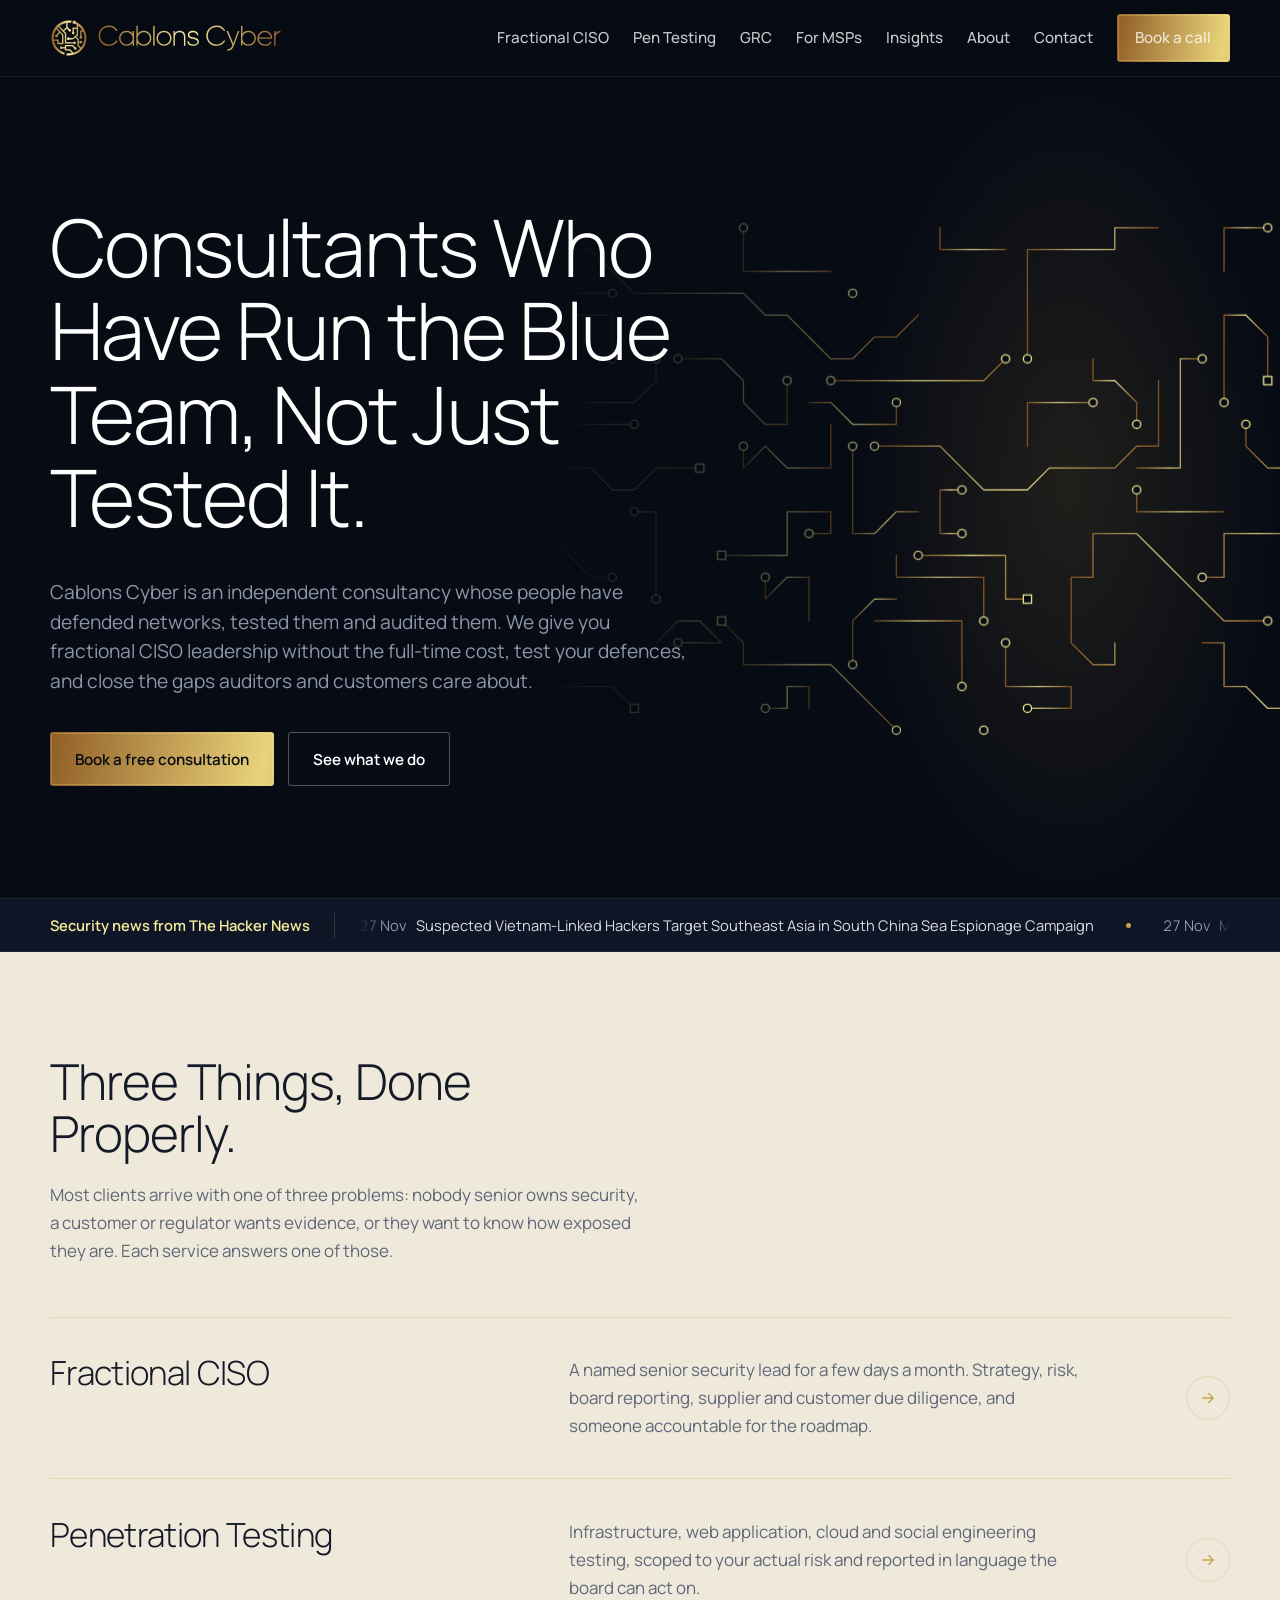
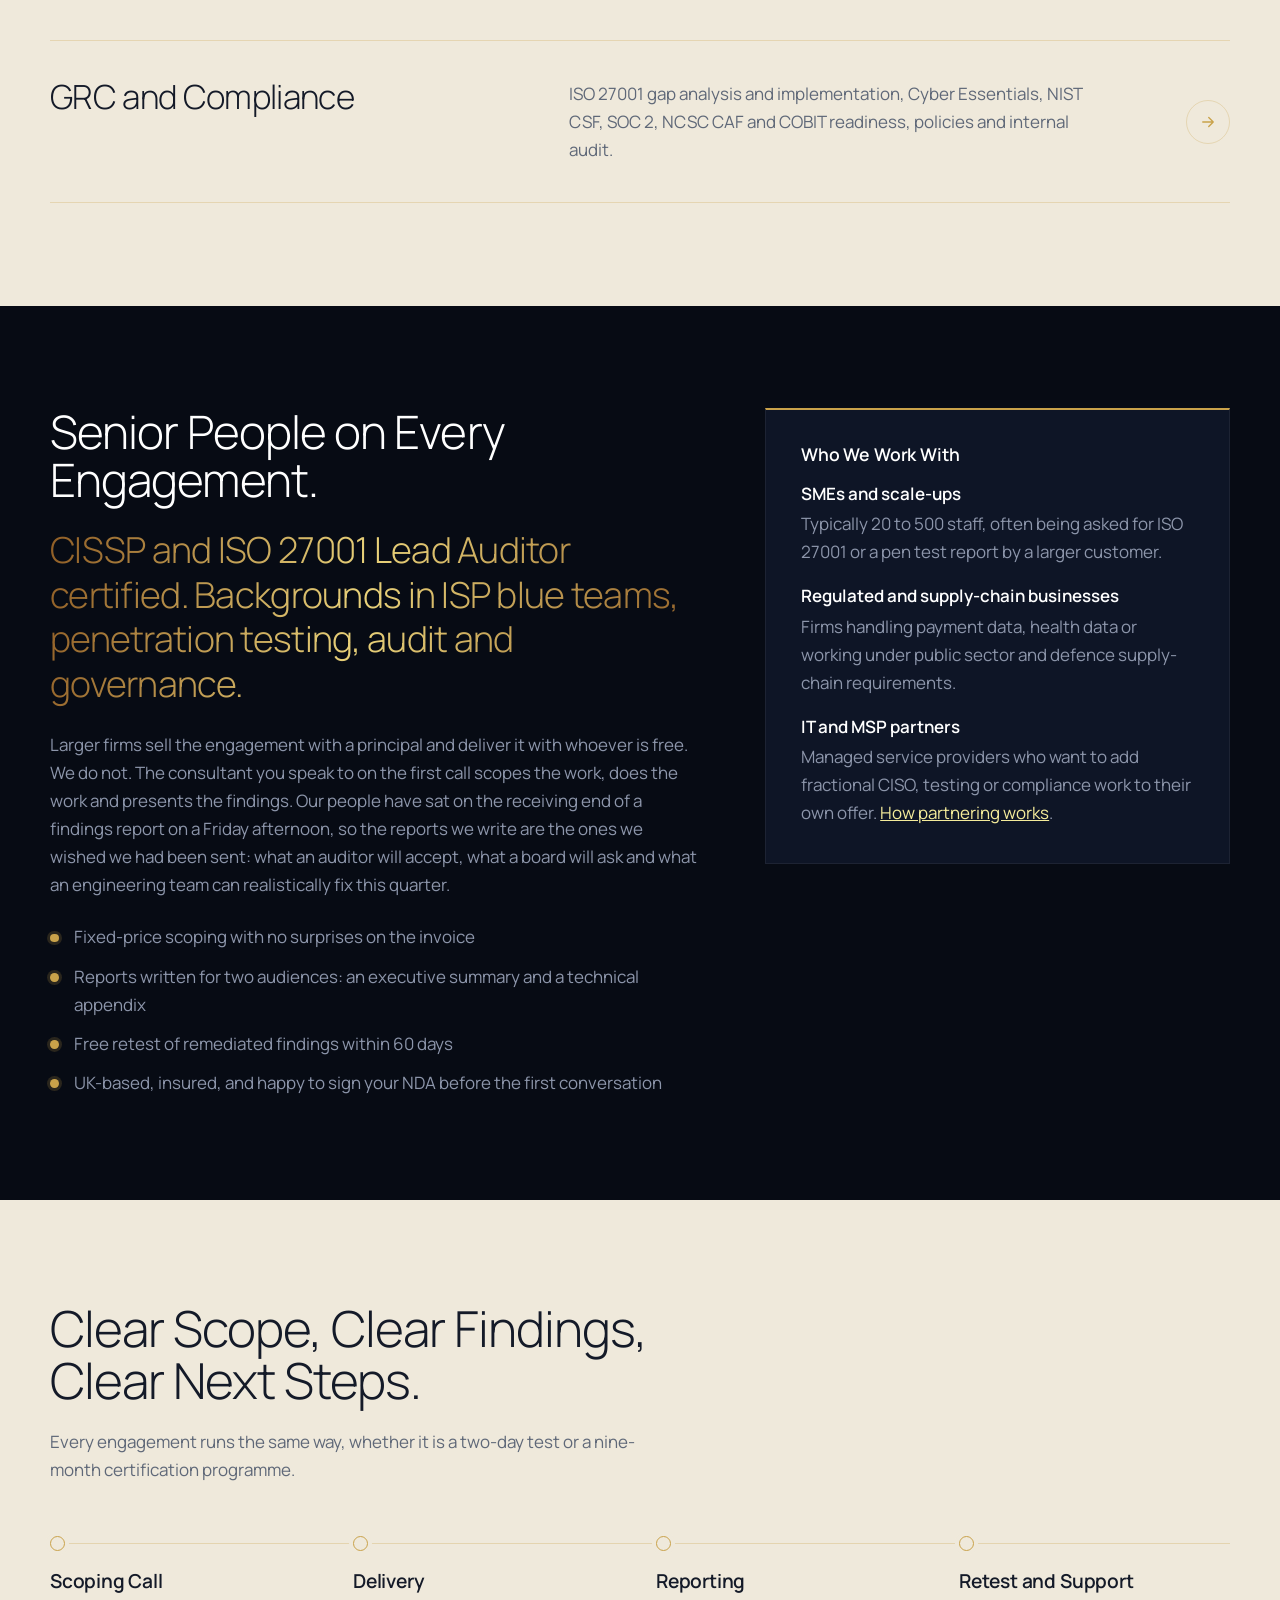
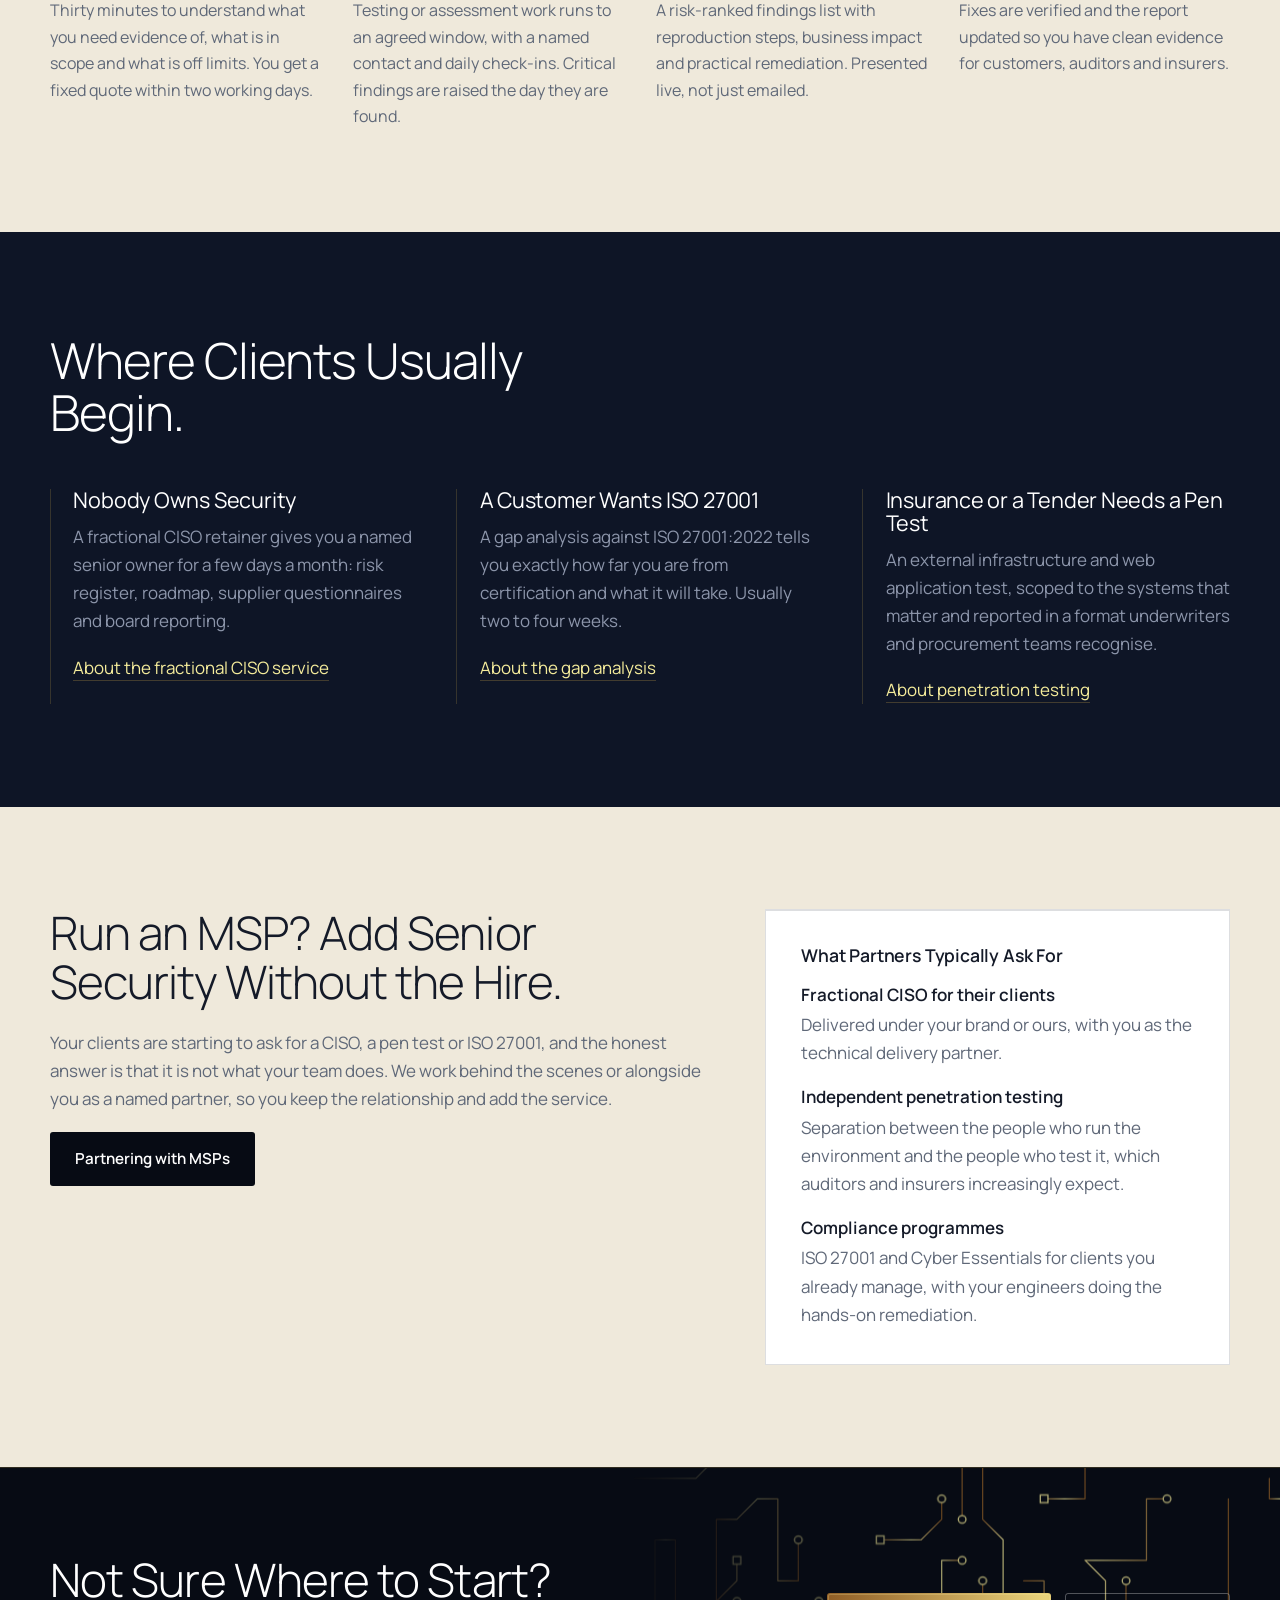
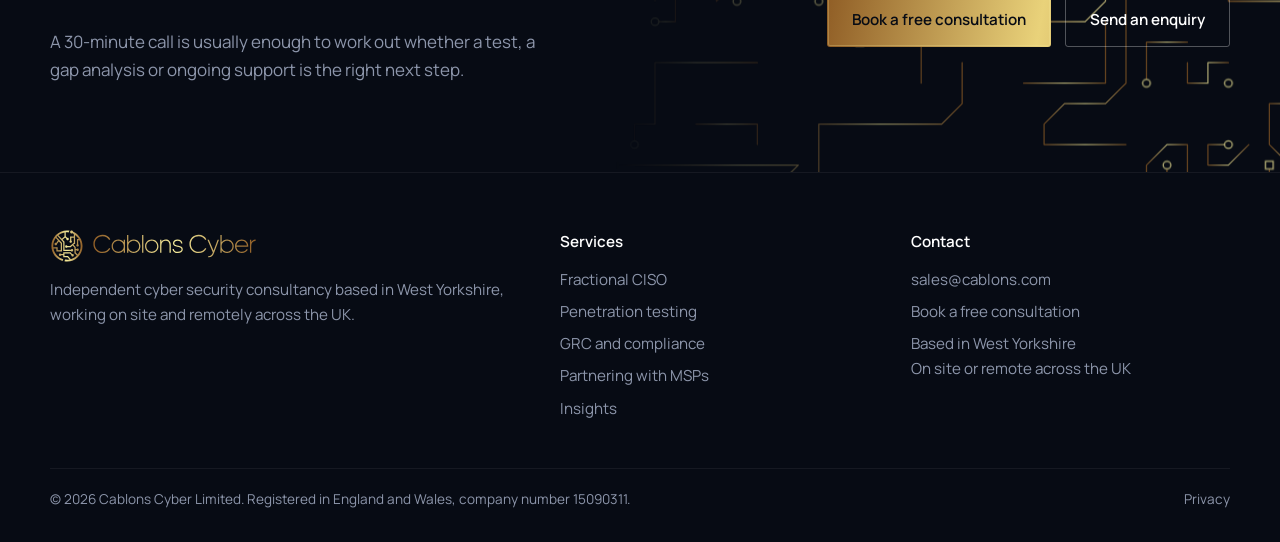
<file: index.html>
<!doctype html>
<html lang="en-GB">
<head>
<meta charset="utf-8">
<meta name="viewport" content="width=device-width, initial-scale=1">
<title>Fractional CISO, Penetration Testing and GRC Consultancy | Cablons Cyber</title>
<meta name="description" content="Independent UK cyber security consultancy offering fractional CISO services, penetration testing and ISO 27001 and GRC consultancy. Based in West Yorkshire, working on site or remotely across the UK.">
<link rel="canonical" href="https://www.cablons.com/">
<meta property="og:type" content="website">
<meta property="og:title" content="Fractional CISO, penetration testing and GRC consultancy | Cablons Cyber">
<meta property="og:description" content="Independent UK cyber security consultancy offering fractional CISO services, penetration testing and ISO 27001 and GRC consultancy. Based in West Yorkshire, working on site or remotely across the UK.">
<meta property="og:url" content="https://www.cablons.com/">
<meta property="og:image" content="https://www.cablons.com/assets/og-image.png">
<meta name="twitter:card" content="summary">
<meta name="theme-color" content="#070b14">
<link rel="icon" href="assets/favicon.png" type="image/png" sizes="32x32">
<link rel="apple-touch-icon" href="assets/apple-touch-icon.png">
<link rel="preconnect" href="https://fonts.googleapis.com">
<link rel="preconnect" href="https://fonts.gstatic.com" crossorigin>
<link href="https://fonts.googleapis.com/css2?family=Manrope:wght@300;400;500;600&display=swap" rel="stylesheet">
<link rel="stylesheet" href="styles.css">
<script type="application/ld+json">
{
  "@context": "https://schema.org",
  "@type": "ProfessionalService",
  "name": "Cablons Cyber Limited",
  "url": "https://www.cablons.com/",
  "logo": "https://www.cablons.com/assets/logo.svg",
  "email": "sales@cablons.com",
  "address": {"@type": "PostalAddress", "addressRegion": "West Yorkshire", "addressCountry": "GB"},
  "areaServed": "United Kingdom",
  "description": "Independent UK cyber security consultancy offering fractional CISO services, penetration testing and ISO 27001 and GRC consultancy. Based in West Yorkshire, working on site or remotely across the UK."
}
</script>
</head>
<body>
<a class="skip" href="#main">Skip to content</a>
<header class="site-header">
  <div class="wrap">
    <a class="brand" href="index.html" aria-label="Cablons Cyber home"><img src="assets/logo.svg" alt="Cablons Cyber"></a>
    <button class="nav-toggle" aria-expanded="false" aria-controls="nav">Menu</button>
    <nav class="nav" id="nav" aria-label="Main">
      <a href="vciso.html">Fractional CISO</a>
      <a href="penetration-testing.html">Pen Testing</a>
      <a href="grc-consultancy.html">GRC</a>
      <a href="msp-partners.html">For MSPs</a>
      <a href="insights.html">Insights</a>
      <a href="about.html">About</a>
      <a href="contact.html">Contact</a>
      <a class="btn btn-gold" href="https://calendly.com/shaun-wakefield-cablons">Book a call</a>
    </nav>
  </div>
</header>
<main id="main">

<section class="hero art-right">
  <div class="art"><svg class="circuit" viewBox="0 0 900 620" fill="none" aria-hidden="true" focusable="false">
<defs><linearGradient id="goldline" x1="0" y1="0" x2="1" y2="0"><stop offset="0" stop-color="#905e26"/><stop offset="0.5" stop-color="#f5ec9b"/><stop offset="1" stop-color="#905e26"/></linearGradient></defs>
<path class="trace" style="--i:0" d="M432,120 L408,144 L384,144 L360,168 L336,168 L312,144 L288,120 L264,120 L240,96 L216,96 L192,96 L168,96 L144,96 L120,96 L96,72 L72,48 L48,48 L24,48" pathLength="1"/>
<path class="trace" style="--i:1" d="M696,192 L696,216 L696,240 L696,264 L672,264 L648,288 L624,288 L600,288 L576,288 L552,312 L528,312 L504,312 L480,288 L456,264 L432,264 L408,264 L384,264" pathLength="1"/>
<path class="trace" style="--i:2" d="M696,24 L672,24 L648,24 L648,48 L624,48 L600,48 L576,48 L552,48 L552,72 L552,96 L552,120 L552,144 L552,168" pathLength="1"/>
<path class="trace" style="--i:3" d="M816,192 L816,168 L816,144 L792,120 L768,120 L768,144 L768,168 L768,192 L768,216" pathLength="1"/>
<path class="trace" style="--i:4" d="M216,456 L240,480 L240,504 L264,504 L288,504 L312,504 L336,504 L360,528 L384,552 L408,576" pathLength="1"/>
<path class="trace" style="--i:5" d="M456,24 L456,48 L480,48 L504,48 L528,48" pathLength="1"/>
<path class="trace" style="--i:6" d="M336,192 L360,192 L384,192 L408,192 L432,192 L456,192 L480,192 L504,192 L528,168" pathLength="1"/>
<path class="trace" style="--i:7" d="M648,480 L648,504 L624,504 L600,480 L600,456 L600,432 L600,408 L624,408 L624,384 L624,360 L648,360 L672,360 L696,384 L720,408 L744,432 L768,456 L792,456 L816,456" pathLength="1"/>
<path class="trace" style="--i:8" d="M528,480 L528,504 L528,528 L552,528 L576,528 L600,528 L600,552 L576,552 L552,552" pathLength="1"/>
<path class="trace" style="--i:9" d="M672,288 L696,288 L720,288 L720,264 L720,240 L720,216 L720,192 L720,168 L744,168" pathLength="1"/>
<path class="trace" style="--i:10" d="M192,288 L168,288 L144,288 L120,312 L96,312 L72,288 L48,288 L24,264 L0,264" pathLength="1"/>
<path class="trace" style="--i:11" d="M768,72 L768,48 L768,24 L792,24 L816,24" pathLength="1"/>
<path class="trace" style="--i:12" d="M864,216 L864,240 L864,264 L864,288 L888,288" pathLength="1"/>
<path class="trace" style="--i:13" d="M864,432 L888,408 L888,384 L888,360 L888,336 L864,336 L840,312 L840,288 L816,288 L792,264 L792,240" pathLength="1"/>
<path class="trace" style="--i:14" d="M264,576 L288,576 L312,576 L336,576 L360,576 L384,576" pathLength="1"/>
<path class="trace" style="--i:15" d="M744,480 L768,480 L768,504 L768,528 L792,528 L816,552 L840,552 L864,552 L888,552" pathLength="1"/>
<path class="trace" style="--i:16" d="M336,72 L312,72 L288,72 L264,72 L240,72 L240,48 L240,24" pathLength="1"/>
<path class="trace" style="--i:17" d="M768,336 L744,336 L720,336 L696,336 L672,336 L672,312" pathLength="1"/>
<path class="trace" style="--i:18" d="M408,432 L384,432 L360,456 L360,480 L360,504" pathLength="1"/>
<path class="trace" style="--i:19" d="M384,456 L408,456 L432,456 L456,456 L480,456 L480,480 L480,504 L480,528" pathLength="1"/>
<path class="trace" style="--i:20" d="M552,432 L528,432 L528,408 L528,384 L504,384 L480,384 L456,384 L432,384" pathLength="1"/>
<path class="trace" style="--i:21" d="M312,216 L336,216 L360,240 L384,240 L408,240 L408,216" pathLength="1"/>
<path class="trace" style="--i:22" d="M144,168 L144,192 L120,216 L96,216 L72,216 L48,216 L48,240 L72,240 L96,240 L120,240" pathLength="1"/>
<path class="trace" style="--i:23" d="M144,480 L168,456 L192,456 L216,480 L192,480 L168,480" pathLength="1"/>
<path class="trace" style="--i:24" d="M624,168 L624,192 L648,192 L672,216 L672,240" pathLength="1"/>
<path class="trace" style="--i:25" d="M480,360 L456,360 L456,336 L456,312 L480,312" pathLength="1"/>
<path class="trace" style="--i:26" d="M360,264 L360,288 L360,312 L360,336 L360,360 L384,360 L408,336 L432,336" pathLength="1"/>
<path class="trace" style="--i:27" d="M216,384 L240,384 L264,384 L288,384 L288,360 L288,336 L312,336 L336,336 L336,360 L312,360" pathLength="1"/>
<path class="trace" style="--i:28" d="M312,456 L312,432 L312,408 L288,408 L264,432 L264,408" pathLength="1"/>
<path class="trace" style="--i:29" d="M288,192 L288,216 L288,240 L264,240 L240,216 L240,192 L216,168 L192,168 L168,168" pathLength="1"/>
<path class="trace" style="--i:30" d="M864,360 L840,360 L816,360 L792,360 L768,360 L768,384 L768,408 L744,408" pathLength="1"/>
<path class="trace" style="--i:31" d="M336,240 L336,264 L336,288 L312,288 L288,288 L264,264 L240,288 L240,264" pathLength="1"/>
<path class="trace" style="--i:32" d="M144,432 L144,408 L144,384 L144,360 L144,336 L120,336" pathLength="1"/>
<path class="trace" style="--i:33" d="M504,480 L504,504 L504,528 L504,552 L504,576" pathLength="1"/>
<path class="trace" style="--i:34" d="M120,552 L96,528 L72,528 L48,528 L24,528 L0,528" pathLength="1"/>
<path class="trace" style="--i:35" d="M96,408 L72,408 L48,384 L24,360 L0,360" pathLength="1"/>
<path class="trace" style="--i:36" d="M96,168 L96,144 L96,120 L72,120 L48,120 L48,96 L72,96 L96,96" pathLength="1"/>
<path class="trace" style="--i:37" d="M552,264 L552,240 L552,216 L576,216 L600,216 L624,216" pathLength="1"/>
<path class="trace" style="--i:38" d="M408,384 L408,408 L432,408 L456,408 L480,408 L504,408 L504,432 L504,456" pathLength="1"/>
<path class="trace" style="--i:39" d="M264,96 L288,96 L312,96 L336,96 L360,96" pathLength="1"/>
<path class="trace" style="--i:40" d="M312,552 L312,528 L288,528 L288,552 L264,552" pathLength="1"/>
<circle class="node" style="--i:1" cx="384" cy="264" r="4.5"/>
<circle class="node" style="--i:2" cx="552" cy="168" r="4.5"/>
<circle class="node" style="--i:3" cx="768" cy="216" r="4.5"/>
<circle class="node" style="--i:4" cx="408" cy="576" r="4.5"/>
<circle class="node" style="--i:6" cx="528" cy="168" r="4.5"/>
<circle class="node" style="--i:6" cx="336" cy="192" r="4.5"/>
<circle class="node" style="--i:7" cx="816" cy="456" r="4.5"/>
<circle class="node" style="--i:8" cx="552" cy="552" r="4.5"/>
<circle class="node" style="--i:8" cx="528" cy="480" r="4.5"/>
<circle class="node" style="--i:9" cx="744" cy="168" r="4.5"/>
<circle class="node" style="--i:10" cx="0" cy="264" r="4.5"/>
<circle class="node" style="--i:11" cx="816" cy="24" r="4.5"/>
<circle class="node" style="--i:12" cx="888" cy="288" r="4.5"/>
<circle class="node" style="--i:12" cx="864" cy="216" r="4.5"/>
<circle class="node" style="--i:13" cx="792" cy="240" r="4.5"/>
<circle class="node" style="--i:15" cx="888" cy="552" r="4.5"/>
<circle class="node" style="--i:16" cx="240" cy="24" r="4.5"/>
<circle class="node" style="--i:17" cx="672" cy="312" r="4.5"/>
<circle class="node" style="--i:18" cx="360" cy="504" r="4.5"/>
<circle class="node" style="--i:19" cx="480" cy="528" r="4.5"/>
<circle class="node" style="--i:20" cx="432" cy="384" r="4.5"/>
<circle class="node" style="--i:21" cx="408" cy="216" r="4.5"/>
<circle class="node" style="--i:22" cx="120" cy="240" r="4.5"/>
<circle class="node" style="--i:22" cx="144" cy="168" r="4.5"/>
<circle class="node" style="--i:23" cx="168" cy="480" r="4.5"/>
<circle class="node" style="--i:24" cx="672" cy="240" r="4.5"/>
<circle class="node" style="--i:25" cx="480" cy="312" r="4.5"/>
<circle class="node" style="--i:25" cx="480" cy="360" r="4.5"/>
<circle class="node" style="--i:26" cx="360" cy="264" r="4.5"/>
<circle class="node" style="--i:27" cx="312" cy="360" r="4.5"/>
<circle class="node" style="--i:28" cx="264" cy="408" r="4.5"/>
<circle class="node" style="--i:29" cx="168" cy="168" r="4.5"/>
<circle class="node" style="--i:29" cx="288" cy="192" r="4.5"/>
<circle class="node" style="--i:30" cx="744" cy="408" r="4.5"/>
<circle class="node" style="--i:30" cx="864" cy="360" r="4.5"/>
<circle class="node" style="--i:31" cx="240" cy="264" r="4.5"/>
<circle class="node" style="--i:32" cx="120" cy="336" r="4.5"/>
<circle class="node" style="--i:32" cx="144" cy="432" r="4.5"/>
<circle class="node" style="--i:33" cx="504" cy="576" r="4.5"/>
<circle class="node" style="--i:34" cx="0" cy="528" r="4.5"/>
<circle class="node" style="--i:35" cx="0" cy="360" r="4.5"/>
<circle class="node" style="--i:35" cx="96" cy="408" r="4.5"/>
<circle class="node" style="--i:36" cx="96" cy="96" r="4.5"/>
<circle class="node" style="--i:36" cx="96" cy="168" r="4.5"/>
<circle class="node" style="--i:37" cx="624" cy="216" r="4.5"/>
<circle class="node" style="--i:38" cx="504" cy="456" r="4.5"/>
<circle class="node" style="--i:39" cx="360" cy="96" r="4.5"/>
<circle class="node" style="--i:40" cx="264" cy="552" r="4.5"/>
<rect class="node" style="--i:0" x="19.5" y="43.5" width="9" height="9"/>
<rect class="node" style="--i:3" x="811.5" y="187.5" width="9" height="9"/>
<rect class="node" style="--i:4" x="211.5" y="451.5" width="9" height="9"/>
<rect class="node" style="--i:10" x="187.5" y="283.5" width="9" height="9"/>
<rect class="node" style="--i:20" x="547.5" y="427.5" width="9" height="9"/>
<rect class="node" style="--i:27" x="211.5" y="379.5" width="9" height="9"/>
<rect class="node" style="--i:34" x="115.5" y="547.5" width="9" height="9"/>
</svg></div>
  <div class="wrap">
    <div class="hero-copy">
      <h1>Consultants Who Have Run the Blue Team, Not Just Tested It.</h1>
      <p class="lead">Cablons Cyber is an independent consultancy whose people have defended networks, tested them and audited them. We give you fractional CISO leadership without the full-time cost, test your defences, and close the gaps auditors and customers care about.</p>
      <div class="actions"><a class="btn btn-gold" href="https://calendly.com/shaun-wakefield-cablons">Book a free consultation</a><a class="btn btn-ghost" href="#services">See what we do</a></div>
    </div>
  </div>
</section>


<section class="ticker" aria-label="Security news headlines">
  <div class="wrap ticker-wrap">
    <a class="ticker-label" href="https://thehackernews.com/" rel="noopener">Security news from The Hacker News</a>
    <div class="ticker-track" id="ticker"><ul class="ticker-list"><li>Loading headlines&hellip;</li></ul></div>
  </div>
</section>

<section class="section on-bone" id="services">
  <div class="wrap">
    <div class="section-head">
      <h2>Three Things, Done Properly.</h2>
      <p class="muted">Most clients arrive with one of three problems: nobody senior owns security, a customer or regulator wants evidence, or they want to know how exposed they are. Each service answers one of those.</p>
    </div>
    <div class="ledger">
<a class="ledger-row" href="vciso.html"><h3>Fractional CISO</h3><p>A named senior security lead for a few days a month. Strategy, risk, board reporting, supplier and customer due diligence, and someone accountable for the roadmap.</p><span class="go" aria-hidden="true"><svg viewBox="0 0 24 24" fill="none" stroke="currentColor" stroke-width="1.8" stroke-linecap="round" stroke-linejoin="round"><path d="M5 12h14M13 6l6 6-6 6"/></svg></span></a>
<a class="ledger-row" href="penetration-testing.html"><h3>Penetration Testing</h3><p>Infrastructure, web application, cloud and social engineering testing, scoped to your actual risk and reported in language the board can act on.</p><span class="go" aria-hidden="true"><svg viewBox="0 0 24 24" fill="none" stroke="currentColor" stroke-width="1.8" stroke-linecap="round" stroke-linejoin="round"><path d="M5 12h14M13 6l6 6-6 6"/></svg></span></a>
<a class="ledger-row" href="grc-consultancy.html"><h3>GRC and Compliance</h3><p>ISO 27001 gap analysis and implementation, Cyber Essentials, NIST CSF, SOC 2, NCSC CAF and COBIT readiness, policies and internal audit.</p><span class="go" aria-hidden="true"><svg viewBox="0 0 24 24" fill="none" stroke="currentColor" stroke-width="1.8" stroke-linecap="round" stroke-linejoin="round"><path d="M5 12h14M13 6l6 6-6 6"/></svg></span></a>
</div>
  </div>
</section>

<section class="section on-void">
  <div class="wrap statement">
    <div>
      <h2>Senior People on Every Engagement.</h2>
      <p class="cred">CISSP and ISO 27001 Lead Auditor certified. Backgrounds in ISP blue teams, penetration testing, audit and governance.</p>
      <p class="muted">Larger firms sell the engagement with a principal and deliver it with whoever is free. We do not. The consultant you speak to on the first call scopes the work, does the work and presents the findings. Our people have sat on the receiving end of a findings report on a Friday afternoon, so the reports we write are the ones we wished we had been sent: what an auditor will accept, what a board will ask and what an engineering team can realistically fix this quarter.</p>
      <ul class="checks">
        <li>Fixed-price scoping with no surprises on the invoice</li>
        <li>Reports written for two audiences: an executive summary and a technical appendix</li>
        <li>Free retest of remediated findings within 60 days</li>
        <li>UK-based, insured, and happy to sign your NDA before the first conversation</li>
      </ul>
    </div>
    <div class="panel">
      <h3>Who We Work With</h3>
      <dl>
        <dt>SMEs and scale-ups</dt>
        <dd>Typically 20 to 500 staff, often being asked for ISO 27001 or a pen test report by a larger customer.</dd>
        <dt>Regulated and supply-chain businesses</dt>
        <dd>Firms handling payment data, health data or working under public sector and defence supply-chain requirements.</dd>
        <dt>IT and MSP partners</dt>
        <dd>Managed service providers who want to add fractional CISO, testing or compliance work to their own offer. <a href="msp-partners.html">How partnering works</a>.</dd>
      </dl>
    </div>
  </div>
</section>

<section class="section on-bone">
  <div class="wrap">
    <div class="section-head">
      <h2>Clear Scope, Clear Findings, Clear Next Steps.</h2>
      <p class="muted">Every engagement runs the same way, whether it is a two-day test or a nine-month certification programme.</p>
    </div>
    <div class="process">
      <div class="step" style="--n:0"><h3>Scoping Call</h3><p>Thirty minutes to understand what you need evidence of, what is in scope and what is off limits. You get a fixed quote within two working days.</p></div>
      <div class="step" style="--n:1"><h3>Delivery</h3><p>Testing or assessment work runs to an agreed window, with a named contact and daily check-ins. Critical findings are raised the day they are found.</p></div>
      <div class="step" style="--n:2"><h3>Reporting</h3><p>A risk-ranked findings list with reproduction steps, business impact and practical remediation. Presented live, not just emailed.</p></div>
      <div class="step" style="--n:3"><h3>Retest and Support</h3><p>Fixes are verified and the report updated so you have clean evidence for customers, auditors and insurers.</p></div>
    </div>
  </div>
</section>

<section class="section on-navy">
  <div class="wrap">
    <div class="section-head">
      <h2>Where Clients Usually Begin.</h2>
    </div>
    <div class="starts">
      <div class="start">
        <h3>Nobody Owns Security</h3>
        <p>A fractional CISO retainer gives you a named senior owner for a few days a month: risk register, roadmap, supplier questionnaires and board reporting.</p>
        <a href="vciso.html">About the fractional CISO service</a>
      </div>
      <div class="start">
        <h3>A Customer Wants ISO 27001</h3>
        <p>A gap analysis against ISO 27001:2022 tells you exactly how far you are from certification and what it will take. Usually two to four weeks.</p>
        <a href="grc-consultancy.html">About the gap analysis</a>
      </div>
      <div class="start">
        <h3>Insurance or a Tender Needs a Pen Test</h3>
        <p>An external infrastructure and web application test, scoped to the systems that matter and reported in a format underwriters and procurement teams recognise.</p>
        <a href="penetration-testing.html">About penetration testing</a>
      </div>
    </div>
  </div>
</section>

<section class="section on-bone">
  <div class="wrap statement">
    <div>
      <h2>Run an MSP? Add Senior Security Without the Hire.</h2>
      <p class="muted">Your clients are starting to ask for a CISO, a pen test or ISO 27001, and the honest answer is that it is not what your team does. We work behind the scenes or alongside you as a named partner, so you keep the relationship and add the service.</p>
      <a class="btn btn-dark" href="msp-partners.html">Partnering with MSPs</a>
    </div>
    <div class="panel">
      <h3>What Partners Typically Ask For</h3>
      <dl>
        <dt>Fractional CISO for their clients</dt><dd>Delivered under your brand or ours, with you as the technical delivery partner.</dd>
        <dt>Independent penetration testing</dt><dd>Separation between the people who run the environment and the people who test it, which auditors and insurers increasingly expect.</dd>
        <dt>Compliance programmes</dt><dd>ISO 27001 and Cyber Essentials for clients you already manage, with your engineers doing the hands-on remediation.</dd>
      </dl>
    </div>
  </div>
</section>


<section class="cta">
  <div class="art"><svg class="circuit" viewBox="0 0 900 620" fill="none" aria-hidden="true" focusable="false">
<defs><linearGradient id="goldline" x1="0" y1="0" x2="1" y2="0"><stop offset="0" stop-color="#905e26"/><stop offset="0.5" stop-color="#f5ec9b"/><stop offset="1" stop-color="#905e26"/></linearGradient></defs>
<path class="trace" style="--i:0" d="M288,552 L264,552 L240,552 L216,552 L192,552 L192,528 L192,504 L216,480 L192,480 L168,480 L144,480 L120,480 L96,480 L72,480 L48,480 L24,480 L0,480" pathLength="1"/>
<path class="trace" style="--i:1" d="M768,72 L792,72 L816,72 L840,72 L864,72 L888,72" pathLength="1"/>
<path class="trace" style="--i:2" d="M480,264 L504,264 L504,288 L504,312 L528,312 L552,312 L576,288 L576,264 L552,240 L576,240 L600,240 L624,240 L624,216 L624,192 L624,168 L648,168" pathLength="1"/>
<path class="trace" style="--i:3" d="M288,336 L288,312 L288,288 L288,264 L288,240 L288,216 L288,192 L288,168 L288,144 L288,120" pathLength="1"/>
<path class="trace" style="--i:4" d="M144,240 L144,264 L120,288 L120,264 L120,240 L120,216 L120,192 L144,192 L168,168 L192,168 L192,192 L192,216 L192,240 L192,264 L216,264 L216,240 L216,216" pathLength="1"/>
<path class="trace" style="--i:5" d="M528,528 L528,552 L528,576 L504,576 L480,576" pathLength="1"/>
<path class="trace" style="--i:6" d="M432,264 L432,288 L432,312 L456,312 L456,288 L456,264 L456,240 L456,216 L432,192 L432,168 L432,144 L432,120 L456,120 L480,120 L480,96" pathLength="1"/>
<path class="trace" style="--i:7" d="M600,456 L576,456 L552,456 L528,456 L504,456 L504,432 L528,408 L552,408 L576,408 L600,384 L600,360 L600,336 L600,312 L600,288 L600,264" pathLength="1"/>
<path class="trace" style="--i:8" d="M168,24 L144,24 L144,48 L144,72 L144,96 L168,96 L168,72 L168,48" pathLength="1"/>
<path class="trace" style="--i:9" d="M720,168 L720,192 L720,216 L720,240 L720,264 L720,288 L744,288 L768,288 L792,288 L816,288 L840,288 L864,288 L888,288" pathLength="1"/>
<path class="trace" style="--i:10" d="M720,360 L696,360 L696,384 L672,384 L672,360" pathLength="1"/>
<path class="trace" style="--i:11" d="M816,408 L840,408 L840,432 L864,432 L888,432" pathLength="1"/>
<path class="trace" style="--i:12" d="M384,168 L384,192 L360,216 L336,216 L312,216" pathLength="1"/>
<path class="trace" style="--i:13" d="M24,144 L48,144 L72,144 L96,144 L120,120 L144,120 L168,120 L192,96 L192,72" pathLength="1"/>
<path class="trace" style="--i:14" d="M648,480 L648,504 L648,528 L624,528 L624,552 L624,576" pathLength="1"/>
<path class="trace" style="--i:15" d="M480,384 L504,384 L528,384 L552,384 L576,384 L576,360 L576,336 L576,312" pathLength="1"/>
<path class="trace" style="--i:16" d="M48,288 L48,264 L48,240 L48,216 L72,216 L72,240 L72,264 L72,288 L72,312 L48,312" pathLength="1"/>
<path class="trace" style="--i:17" d="M624,24 L624,48 L624,72 L624,96 L624,120 L648,120 L672,120 L696,120 L696,96 L696,72 L696,48 L696,24" pathLength="1"/>
<path class="trace" style="--i:18" d="M360,384 L360,360 L360,336 L384,312 L384,288 L384,264 L384,240 L408,240" pathLength="1"/>
<path class="trace" style="--i:19" d="M408,360 L408,384 L408,408 L384,432 L360,432 L336,432 L312,432 L288,432 L264,432 L240,432 L240,456 L240,480 L240,504 L216,504" pathLength="1"/>
<path class="trace" style="--i:20" d="M384,120 L408,120 L408,144 L408,168 L408,192" pathLength="1"/>
<path class="trace" style="--i:21" d="M336,96 L360,96 L384,96 L384,72 L360,72 L336,72 L312,48" pathLength="1"/>
<path class="trace" style="--i:22" d="M744,456 L720,480 L696,480 L696,456 L720,456" pathLength="1"/>
<path class="trace" style="--i:23" d="M624,384 L624,360 L624,336 L648,336 L672,336" pathLength="1"/>
<path class="trace" style="--i:24" d="M792,408 L768,408 L768,432 L768,456 L792,480 L816,480 L840,456 L840,480 L816,504 L792,528 L768,528 L768,504 L768,480" pathLength="1"/>
<path class="trace" style="--i:25" d="M768,144 L768,168 L792,168 L792,144 L792,120 L792,96" pathLength="1"/>
<path class="trace" style="--i:26" d="M240,288 L216,288 L192,288 L168,288 L144,288" pathLength="1"/>
<path class="trace" style="--i:27" d="M672,504 L672,480 L672,456 L648,456 L624,480 L624,504" pathLength="1"/>
<path class="trace" style="--i:28" d="M216,576 L192,576 L168,576 L144,576 L120,576 L120,552 L144,552" pathLength="1"/>
<path class="trace" style="--i:29" d="M816,384 L792,384 L768,384 L744,384 L720,384" pathLength="1"/>
<path class="trace" style="--i:30" d="M168,360 L144,360 L120,360 L96,360 L72,360 L48,360 L48,384 L48,408 L48,432 L24,432 L24,456" pathLength="1"/>
<path class="trace" style="--i:31" d="M552,48 L552,72 L552,96 L552,120 L552,144 L552,168 L528,168 L504,168" pathLength="1"/>
<path class="trace" style="--i:32" d="M864,384 L888,384 L888,360 L864,336 L864,312" pathLength="1"/>
<path class="trace" style="--i:33" d="M96,432 L120,432 L144,432 L168,432 L168,456" pathLength="1"/>
<circle class="node" style="--i:0" cx="288" cy="552" r="4.5"/>
<circle class="node" style="--i:1" cx="888" cy="72" r="4.5"/>
<circle class="node" style="--i:2" cx="648" cy="168" r="4.5"/>
<circle class="node" style="--i:3" cx="288" cy="120" r="4.5"/>
<circle class="node" style="--i:4" cx="216" cy="216" r="4.5"/>
<circle class="node" style="--i:5" cx="480" cy="576" r="4.5"/>
<circle class="node" style="--i:5" cx="528" cy="528" r="4.5"/>
<circle class="node" style="--i:6" cx="432" cy="264" r="4.5"/>
<circle class="node" style="--i:7" cx="600" cy="264" r="4.5"/>
<circle class="node" style="--i:8" cx="168" cy="48" r="4.5"/>
<circle class="node" style="--i:11" cx="888" cy="432" r="4.5"/>
<circle class="node" style="--i:11" cx="816" cy="408" r="4.5"/>
<circle class="node" style="--i:12" cx="384" cy="168" r="4.5"/>
<circle class="node" style="--i:13" cx="192" cy="72" r="4.5"/>
<circle class="node" style="--i:14" cx="624" cy="576" r="4.5"/>
<circle class="node" style="--i:14" cx="648" cy="480" r="4.5"/>
<circle class="node" style="--i:16" cx="48" cy="312" r="4.5"/>
<circle class="node" style="--i:17" cx="696" cy="24" r="4.5"/>
<circle class="node" style="--i:17" cx="624" cy="24" r="4.5"/>
<circle class="node" style="--i:18" cx="408" cy="240" r="4.5"/>
<circle class="node" style="--i:19" cx="216" cy="504" r="4.5"/>
<circle class="node" style="--i:20" cx="408" cy="192" r="4.5"/>
<circle class="node" style="--i:20" cx="384" cy="120" r="4.5"/>
<circle class="node" style="--i:21" cx="312" cy="48" r="4.5"/>
<circle class="node" style="--i:22" cx="720" cy="456" r="4.5"/>
<circle class="node" style="--i:23" cx="624" cy="384" r="4.5"/>
<circle class="node" style="--i:26" cx="144" cy="288" r="4.5"/>
<circle class="node" style="--i:26" cx="240" cy="288" r="4.5"/>
<circle class="node" style="--i:27" cx="624" cy="504" r="4.5"/>
<circle class="node" style="--i:27" cx="672" cy="504" r="4.5"/>
<circle class="node" style="--i:28" cx="144" cy="552" r="4.5"/>
<circle class="node" style="--i:29" cx="720" cy="384" r="4.5"/>
<circle class="node" style="--i:30" cx="24" cy="456" r="4.5"/>
<circle class="node" style="--i:32" cx="864" cy="384" r="4.5"/>
<rect class="node" style="--i:0" x="-4.5" y="475.5" width="9" height="9"/>
<rect class="node" style="--i:3" x="283.5" y="331.5" width="9" height="9"/>
<rect class="node" style="--i:4" x="139.5" y="235.5" width="9" height="9"/>
<rect class="node" style="--i:6" x="475.5" y="91.5" width="9" height="9"/>
<rect class="node" style="--i:9" x="883.5" y="283.5" width="9" height="9"/>
<rect class="node" style="--i:12" x="307.5" y="211.5" width="9" height="9"/>
<rect class="node" style="--i:24" x="763.5" y="475.5" width="9" height="9"/>
<rect class="node" style="--i:25" x="787.5" y="91.5" width="9" height="9"/>
<rect class="node" style="--i:31" x="499.5" y="163.5" width="9" height="9"/>
<rect class="node" style="--i:31" x="547.5" y="43.5" width="9" height="9"/>
<rect class="node" style="--i:32" x="859.5" y="307.5" width="9" height="9"/>
</svg></div>
  <div class="wrap">
    <div>
      <h2>Not Sure Where to Start?</h2>
      <p>A 30-minute call is usually enough to work out whether a test, a gap analysis or ongoing support is the right next step.</p>
    </div>
    <div class="actions">
      <a class="btn btn-gold" href="https://calendly.com/shaun-wakefield-cablons">Book a free consultation</a>
      <a class="btn btn-ghost" href="contact.html">Send an enquiry</a>
    </div>
  </div>
</section>


</main>
<footer class="site-footer">
  <div class="wrap">
    <div class="cols">
      <div>
        <a class="brand" href="index.html"><img src="assets/logo.svg" alt="Cablons Cyber"></a>
        <p>Independent cyber security consultancy based in West Yorkshire, working on site and remotely across the UK.</p>
      </div>
      <div>
        <h4>Services</h4>
        <ul>
          <li><a href="vciso.html">Fractional CISO</a></li>
          <li><a href="penetration-testing.html">Penetration testing</a></li>
          <li><a href="grc-consultancy.html">GRC and compliance</a></li>
          <li><a href="msp-partners.html">Partnering with MSPs</a></li>
          <li><a href="insights.html">Insights</a></li>
        </ul>
      </div>
      <div>
        <h4>Contact</h4>
        <ul>
          <li><a href="mailto:sales@cablons.com">sales@cablons.com</a></li>
          <li><a href="https://calendly.com/shaun-wakefield-cablons">Book a free consultation</a></li>
          <li>Based in West Yorkshire<br>On site or remote across the UK</li>
        </ul>
      </div>
    </div>
    <div class="legal">
      <span>&copy; 2026 Cablons Cyber Limited. Registered in England and Wales, company number 15090311.</span>
      <span><a href="privacy.html">Privacy</a></span>
    </div>
  </div>
</footer>
<script>
  (function () {
    var t = document.querySelector('.nav-toggle'), n = document.getElementById('nav');
    if (t) t.addEventListener('click', function () {
      var open = n.classList.toggle('open');
      t.setAttribute('aria-expanded', open ? 'true' : 'false');
    });
    var fmt = function (d) { if (!d) return ''; var m = ['Jan','Feb','Mar','Apr','May','Jun','Jul','Aug','Sep','Oct','Nov','Dec']; var p = d.split('-'); return parseInt(p[2], 10) + ' ' + m[parseInt(p[1], 10) - 1]; };
    var tk = document.getElementById('ticker');
    if (tk && window.fetch) {
      fetch('assets/news.json', {cache: 'no-cache'}).then(function (r) { return r.json(); }).then(function (d) {
        if (!d.items || !d.items.length) return;
        var html = d.items.map(function (it) {
          return '<li><a href="' + it.url + '" rel="noopener"><time>' + fmt(it.date) + '</time>' + it.title.replace(/</g, '&lt;') + '</a></li>';
        }).join('');
        tk.innerHTML = '<ul class="ticker-list">' + html + '</ul><ul class="ticker-list" aria-hidden="true">' + html + '</ul>';
        tk.classList.add('run');
      }).catch(function () { tk.innerHTML = '<ul class="ticker-list"><li><a href="https://thehackernews.com/" rel="noopener">Latest security news at The Hacker News</a></li></ul>'; });
    }
    var arts = document.querySelectorAll('.art');
    if ('IntersectionObserver' in window) {
      var io = new IntersectionObserver(function (es) {
        es.forEach(function (e) { if (e.isIntersecting) { e.target.classList.add('draw'); io.unobserve(e.target); } });
      }, { threshold: 0.2 });
      arts.forEach(function (a) { io.observe(a); });
      var pio = new IntersectionObserver(function (es) {
        es.forEach(function (e) { if (e.isIntersecting) { e.target.classList.add('lit'); pio.unobserve(e.target); } });
      }, { threshold: 0.5 });
      document.querySelectorAll('.process').forEach(function (p) { pio.observe(p); });
    } else {
      arts.forEach(function (a) { a.classList.add('draw'); });
      document.querySelectorAll('.process').forEach(function (p) { p.classList.add('lit'); });
    }
  })();
</script>
</body>
</html>
</file>
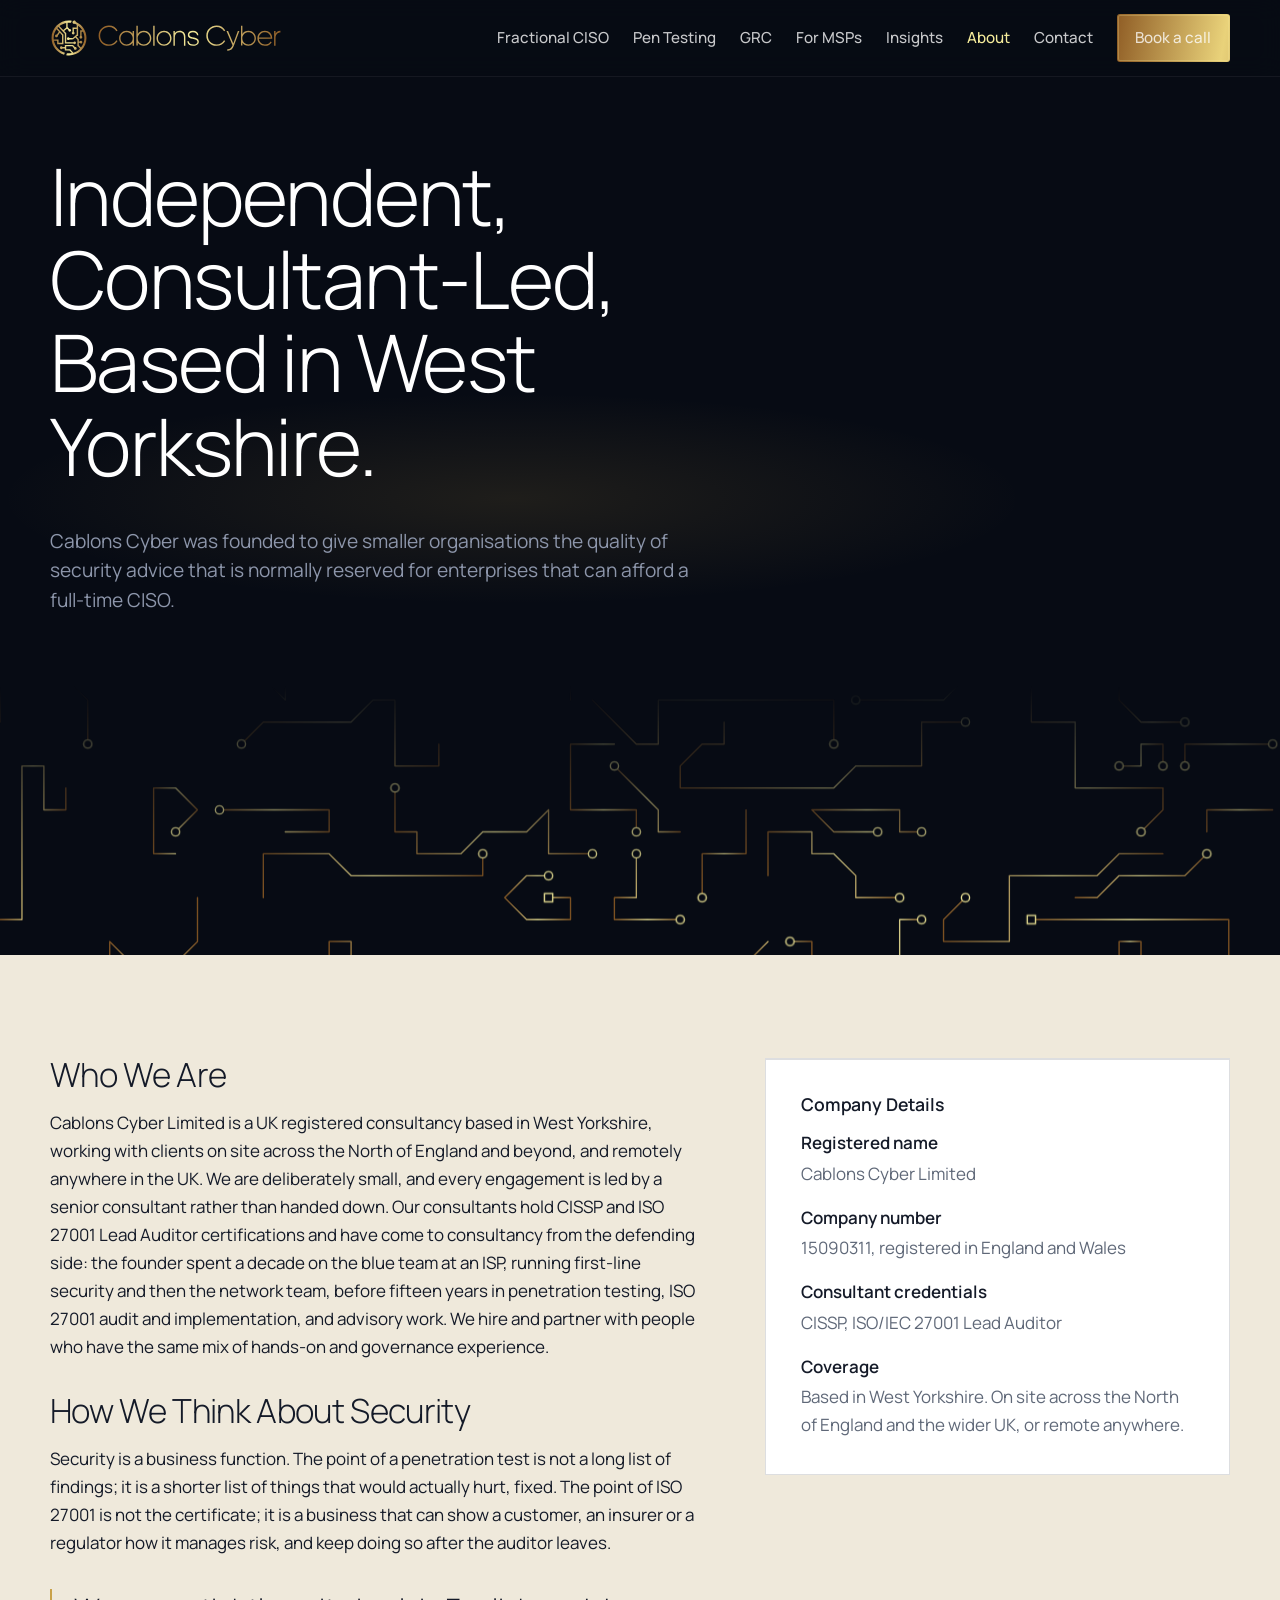
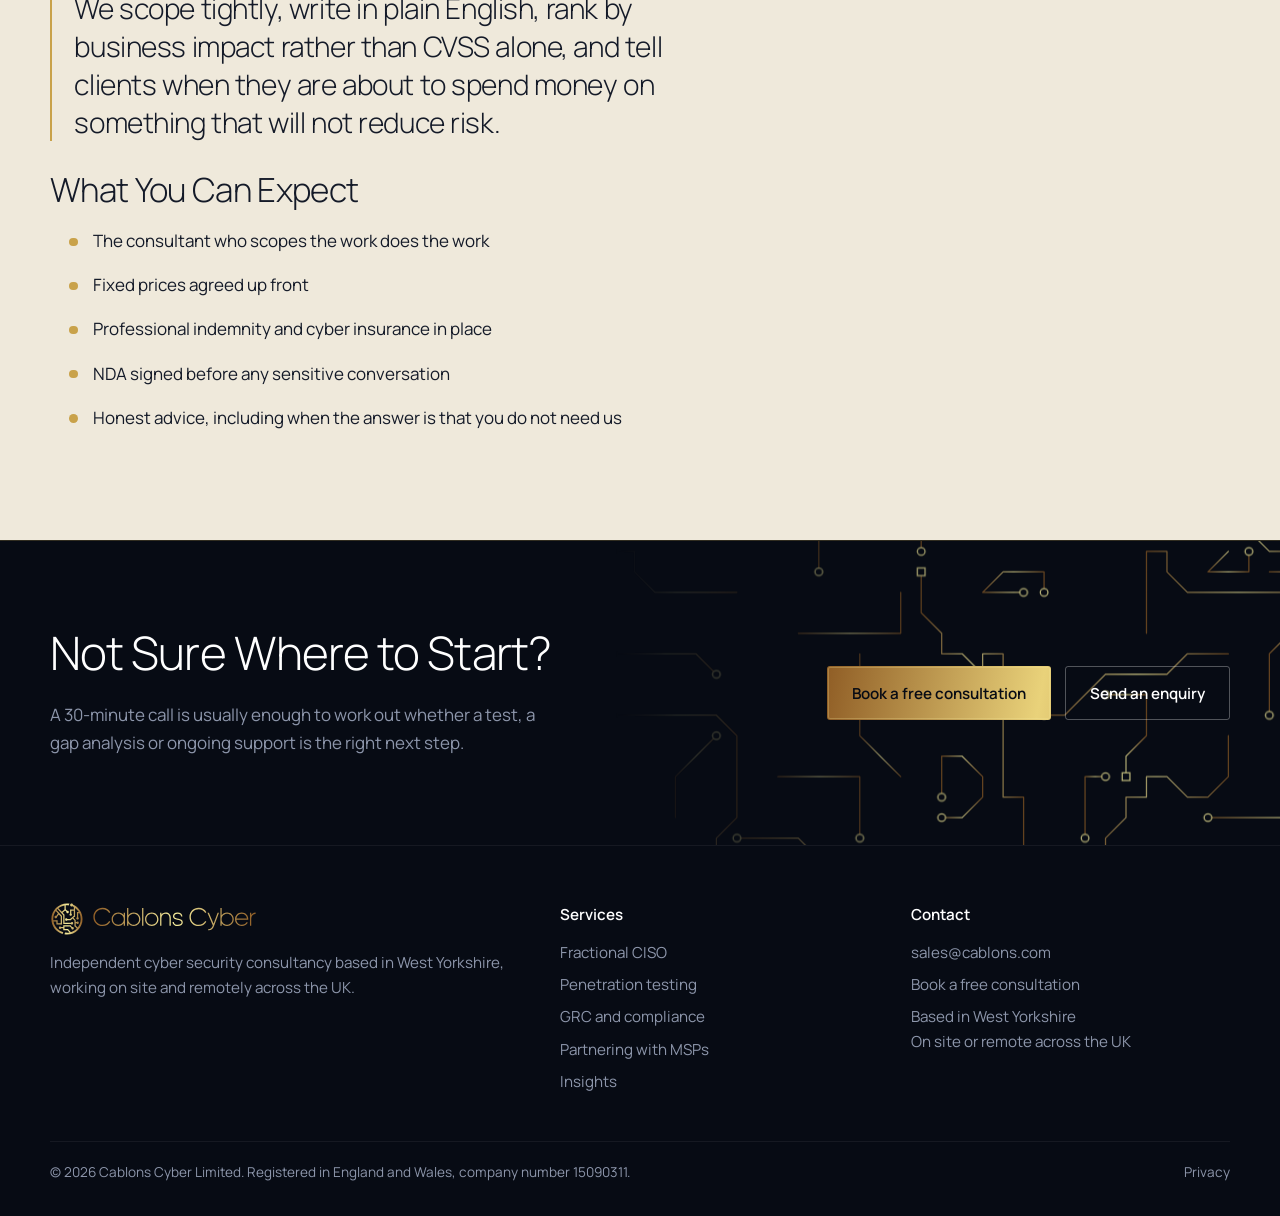
<file: about.html>
<!doctype html>
<html lang="en-GB">
<head>
<meta charset="utf-8">
<meta name="viewport" content="width=device-width, initial-scale=1">
<title>About Cablons Cyber | Independent UK Cyber Security Consultancy</title>
<meta name="description" content="Cablons Cyber Limited is an independent cyber security and GRC consultancy based in West Yorkshire, working on site and remotely across the UK, with CISSP and ISO 27001 Lead Auditor certified consultants from blue team, testing and audit backgrounds.">
<link rel="canonical" href="https://www.cablons.com/about.html">
<meta property="og:type" content="website">
<meta property="og:title" content="About Cablons Cyber | Independent UK cyber security consultancy">
<meta property="og:description" content="Cablons Cyber Limited is an independent cyber security and GRC consultancy based in West Yorkshire, working on site and remotely across the UK, with CISSP and ISO 27001 Lead Auditor certified consultants from blue team, testing and audit backgrounds.">
<meta property="og:url" content="https://www.cablons.com/about.html">
<meta property="og:image" content="https://www.cablons.com/assets/og-image.png">
<meta name="twitter:card" content="summary">
<meta name="theme-color" content="#070b14">
<link rel="icon" href="assets/favicon.png" type="image/png" sizes="32x32">
<link rel="apple-touch-icon" href="assets/apple-touch-icon.png">
<link rel="preconnect" href="https://fonts.googleapis.com">
<link rel="preconnect" href="https://fonts.gstatic.com" crossorigin>
<link href="https://fonts.googleapis.com/css2?family=Manrope:wght@300;400;500;600&display=swap" rel="stylesheet">
<link rel="stylesheet" href="styles.css">
<script type="application/ld+json">
{
  "@context": "https://schema.org",
  "@type": "ProfessionalService",
  "name": "Cablons Cyber Limited",
  "url": "https://www.cablons.com/",
  "logo": "https://www.cablons.com/assets/logo.svg",
  "email": "sales@cablons.com",
  "address": {"@type": "PostalAddress", "addressRegion": "West Yorkshire", "addressCountry": "GB"},
  "areaServed": "United Kingdom",
  "description": "Cablons Cyber Limited is an independent cyber security and GRC consultancy based in West Yorkshire, working on site and remotely across the UK, with CISSP and ISO 27001 Lead Auditor certified consultants from blue team, testing and audit backgrounds."
}
</script>
</head>
<body>
<a class="skip" href="#main">Skip to content</a>
<header class="site-header">
  <div class="wrap">
    <a class="brand" href="index.html" aria-label="Cablons Cyber home"><img src="assets/logo.svg" alt="Cablons Cyber"></a>
    <button class="nav-toggle" aria-expanded="false" aria-controls="nav">Menu</button>
    <nav class="nav" id="nav" aria-label="Main">
      <a href="vciso.html">Fractional CISO</a>
      <a href="penetration-testing.html">Pen Testing</a>
      <a href="grc-consultancy.html">GRC</a>
      <a href="msp-partners.html">For MSPs</a>
      <a href="insights.html">Insights</a>
      <a href="about.html" aria-current="page">About</a>
      <a href="contact.html">Contact</a>
      <a class="btn btn-gold" href="https://calendly.com/shaun-wakefield-cablons">Book a call</a>
    </nav>
  </div>
</header>
<main id="main">

<section class="hero art-bottom">
  <div class="art"><svg class="circuit" viewBox="0 0 1400 520" fill="none" aria-hidden="true" focusable="false">
<defs><linearGradient id="goldline" x1="0" y1="0" x2="1" y2="0"><stop offset="0" stop-color="#905e26"/><stop offset="0.5" stop-color="#f5ec9b"/><stop offset="1" stop-color="#905e26"/></linearGradient></defs>
<path class="trace" style="--i:0" d="M1080,408 L1080,432 L1080,456 L1056,456 L1032,456 L1008,480" pathLength="1"/>
<path class="trace" style="--i:1" d="M1272,168 L1248,168 L1224,168 L1200,144 L1176,144 L1152,144 L1128,144 L1104,144 L1104,120 L1104,96 L1104,72 L1080,72 L1056,72 L1032,72 L1032,96 L1056,120" pathLength="1"/>
<path class="trace" style="--i:2" d="M912,288 L912,312 L912,336 L888,336 L864,336 L840,336 L816,336 L792,336 L768,336 L744,336 L720,336 L720,312 L720,288 L696,288 L672,312 L648,336" pathLength="1"/>
<path class="trace" style="--i:3" d="M288,120 L288,144 L288,168 L312,168 L336,168 L360,168 L384,144 L408,144 L432,144 L456,144 L480,144 L504,144 L528,144 L528,168" pathLength="1"/>
<path class="trace" style="--i:4" d="M648,360 L672,360 L696,360 L720,360 L744,360 L768,360 L768,384 L768,408 L768,432 L768,456 L768,480" pathLength="1"/>
<path class="trace" style="--i:5" d="M360,456 L336,456 L312,456 L288,456 L288,432 L288,408 L288,384 L288,360 L312,336 L312,360 L312,384 L312,408" pathLength="1"/>
<path class="trace" style="--i:6" d="M216,120 L216,96 L216,72 L192,48 L168,48 L144,48 L120,72 L120,48 L120,24 L144,24 L168,24" pathLength="1"/>
<path class="trace" style="--i:7" d="M240,360 L216,360 L192,360 L168,360 L168,384 L168,408 L168,432 L168,456 L144,480" pathLength="1"/>
<path class="trace" style="--i:8" d="M1128,384 L1104,384 L1080,384 L1056,360 L1032,336 L1008,336 L984,336 L960,336 L936,336" pathLength="1"/>
<path class="trace" style="--i:9" d="M600,144 L576,144 L552,120 L576,96 L600,96 L624,96 L624,120 L600,120" pathLength="1"/>
<path class="trace" style="--i:10" d="M1224,24 L1224,48 L1224,72 L1248,72 L1248,48 L1248,24" pathLength="1"/>
<path class="trace" style="--i:11" d="M1344,24 L1344,48 L1344,72 L1344,96 L1320,96 L1296,96 L1272,96 L1248,96 L1224,96 L1200,96 L1176,96 L1152,96 L1128,96" pathLength="1"/>
<path class="trace" style="--i:12" d="M1224,456 L1224,432 L1224,408 L1224,384 L1224,360 L1224,336 L1248,312 L1272,312 L1296,312" pathLength="1"/>
<path class="trace" style="--i:13" d="M744,96 L720,96 L696,96 L672,96 L672,120 L696,120 L696,144 L696,168" pathLength="1"/>
<path class="trace" style="--i:14" d="M792,312 L792,288 L768,288 L744,264 L744,240 L768,240 L792,240 L816,240 L840,240 L864,240 L888,240 L912,240 L936,264 L960,264 L984,264 L1008,264 L1008,288 L1008,312 L1032,312 L1056,312" pathLength="1"/>
<path class="trace" style="--i:15" d="M840,72 L816,48 L840,48 L864,48 L888,48 L888,72 L864,72" pathLength="1"/>
<path class="trace" style="--i:16" d="M672,288 L648,288 L624,288 L624,264 L624,240 L624,216 L648,216 L672,216 L696,216 L696,192" pathLength="1"/>
<path class="trace" style="--i:17" d="M624,336 L624,360 L624,384 L624,408 L624,432 L600,456 L576,456 L552,456 L528,456 L504,456 L480,456 L456,456 L432,456 L432,432 L432,408 L456,408 L480,408 L504,408" pathLength="1"/>
<path class="trace" style="--i:18" d="M1320,192 L1320,216 L1344,216 L1368,216 L1392,216" pathLength="1"/>
<path class="trace" style="--i:19" d="M360,24 L360,48 L360,72 L384,72 L384,48 L384,24 L408,24 L432,24 L456,24 L480,24 L504,24" pathLength="1"/>
<path class="trace" style="--i:20" d="M1368,432 L1344,432 L1320,432 L1320,456 L1344,456 L1368,456" pathLength="1"/>
<path class="trace" style="--i:21" d="M744,192 L720,192 L720,216 L696,240 L672,264" pathLength="1"/>
<path class="trace" style="--i:22" d="M960,24 L984,48 L984,72 L984,96 L1008,96" pathLength="1"/>
<path class="trace" style="--i:23" d="M432,240 L432,216 L432,192 L456,192 L456,168 L480,168 L504,168 L528,192 L552,192 L576,192 L600,216 L600,192 L600,168 L624,168 L648,168" pathLength="1"/>
<path class="trace" style="--i:24" d="M1296,264 L1296,288 L1320,288 L1344,288 L1368,288 L1392,288" pathLength="1"/>
<path class="trace" style="--i:25" d="M480,288 L480,264 L456,264 L432,264 L432,288 L432,312 L432,336 L408,336 L384,312 L360,312 L336,312 L312,312 L288,312 L264,288" pathLength="1"/>
<path class="trace" style="--i:26" d="M1104,360 L1128,360 L1128,336 L1128,312 L1152,312 L1176,312 L1176,288 L1176,264 L1176,240 L1200,240 L1224,240 L1248,240 L1272,240 L1272,216 L1248,192" pathLength="1"/>
<path class="trace" style="--i:27" d="M840,144 L840,168 L840,192 L864,192 L888,192 L888,168 L912,168 L936,144 L936,120 L960,120 L984,120" pathLength="1"/>
<path class="trace" style="--i:28" d="M1176,120 L1200,120 L1224,144 L1248,144 L1272,144 L1296,144 L1320,168" pathLength="1"/>
<path class="trace" style="--i:29" d="M696,408 L720,384 L720,408 L720,432 L720,456" pathLength="1"/>
<path class="trace" style="--i:30" d="M96,384 L72,408 L48,432 L24,432 L24,408 L0,384 L0,360 L0,336 L0,312" pathLength="1"/>
<path class="trace" style="--i:31" d="M576,408 L552,408 L552,384 L528,384 L528,408 L528,432" pathLength="1"/>
<path class="trace" style="--i:32" d="M1296,432 L1296,408 L1320,384 L1344,360 L1344,384 L1368,384 L1392,384" pathLength="1"/>
<path class="trace" style="--i:33" d="M816,216 L816,192 L816,168 L792,168 L768,168 L768,144 L768,120" pathLength="1"/>
<path class="trace" style="--i:34" d="M1128,456 L1152,456 L1176,456 L1176,432 L1176,408 L1176,384 L1152,384" pathLength="1"/>
<path class="trace" style="--i:35" d="M960,192 L936,192 L912,192 L888,216 L912,216 L936,216 L960,216 L984,216 L984,192 L1008,192" pathLength="1"/>
<path class="trace" style="--i:36" d="M816,360 L840,360 L864,360 L888,360 L912,384 L936,408" pathLength="1"/>
<path class="trace" style="--i:37" d="M192,168 L168,168 L168,192 L168,216 L168,240 L192,240 L216,216 L192,192" pathLength="1"/>
<path class="trace" style="--i:38" d="M384,432 L408,456 L408,432 L384,408 L360,408 L360,432" pathLength="1"/>
<path class="trace" style="--i:39" d="M1152,480 L1176,480 L1200,480 L1224,480 L1248,480" pathLength="1"/>
<path class="trace" style="--i:40" d="M888,432 L864,432 L840,432 L840,408 L840,384" pathLength="1"/>
<path class="trace" style="--i:41" d="M1224,264 L1248,264 L1248,288 L1272,288 L1272,264" pathLength="1"/>
<path class="trace" style="--i:42" d="M312,192 L336,192 L360,192 L360,216 L336,216 L312,216 L288,216 L264,216 L240,216" pathLength="1"/>
<path class="trace" style="--i:43" d="M96,288 L96,312 L96,336 L72,360 L48,360 L24,360" pathLength="1"/>
<path class="trace" style="--i:44" d="M72,240 L72,216 L48,216 L48,240 L48,264 L24,264 L24,240 L24,216 L24,192 L24,168 L24,144 L24,120 L24,96 L0,96" pathLength="1"/>
<path class="trace" style="--i:45" d="M240,408 L264,384 L264,408 L264,432 L264,456" pathLength="1"/>
<path class="trace" style="--i:46" d="M1008,48 L1032,48 L1056,48 L1080,48 L1104,48 L1128,48" pathLength="1"/>
<circle class="node" style="--i:0" cx="1008" cy="480" r="4.5"/>
<circle class="node" style="--i:1" cx="1056" cy="120" r="4.5"/>
<circle class="node" style="--i:2" cx="912" cy="288" r="4.5"/>
<circle class="node" style="--i:3" cx="528" cy="168" r="4.5"/>
<circle class="node" style="--i:4" cx="768" cy="480" r="4.5"/>
<circle class="node" style="--i:5" cx="312" cy="408" r="4.5"/>
<circle class="node" style="--i:5" cx="360" cy="456" r="4.5"/>
<circle class="node" style="--i:6" cx="168" cy="24" r="4.5"/>
<circle class="node" style="--i:7" cx="144" cy="480" r="4.5"/>
<circle class="node" style="--i:8" cx="936" cy="336" r="4.5"/>
<circle class="node" style="--i:9" cx="600" cy="144" r="4.5"/>
<circle class="node" style="--i:10" cx="1248" cy="24" r="4.5"/>
<circle class="node" style="--i:12" cx="1296" cy="312" r="4.5"/>
<circle class="node" style="--i:13" cx="696" cy="168" r="4.5"/>
<circle class="node" style="--i:13" cx="744" cy="96" r="4.5"/>
<circle class="node" style="--i:14" cx="1056" cy="312" r="4.5"/>
<circle class="node" style="--i:15" cx="864" cy="72" r="4.5"/>
<circle class="node" style="--i:16" cx="696" cy="192" r="4.5"/>
<circle class="node" style="--i:19" cx="504" cy="24" r="4.5"/>
<circle class="node" style="--i:19" cx="360" cy="24" r="4.5"/>
<circle class="node" style="--i:21" cx="672" cy="264" r="4.5"/>
<circle class="node" style="--i:22" cx="1008" cy="96" r="4.5"/>
<circle class="node" style="--i:23" cx="648" cy="168" r="4.5"/>
<circle class="node" style="--i:23" cx="432" cy="240" r="4.5"/>
<circle class="node" style="--i:24" cx="1392" cy="288" r="4.5"/>
<circle class="node" style="--i:24" cx="1296" cy="264" r="4.5"/>
<circle class="node" style="--i:25" cx="264" cy="288" r="4.5"/>
<circle class="node" style="--i:26" cx="1248" cy="192" r="4.5"/>
<circle class="node" style="--i:26" cx="1104" cy="360" r="4.5"/>
<circle class="node" style="--i:27" cx="984" cy="120" r="4.5"/>
<circle class="node" style="--i:28" cx="1320" cy="168" r="4.5"/>
<circle class="node" style="--i:29" cx="720" cy="456" r="4.5"/>
<circle class="node" style="--i:32" cx="1392" cy="384" r="4.5"/>
<circle class="node" style="--i:33" cx="768" cy="120" r="4.5"/>
<circle class="node" style="--i:35" cx="1008" cy="192" r="4.5"/>
<circle class="node" style="--i:35" cx="960" cy="192" r="4.5"/>
<circle class="node" style="--i:36" cx="936" cy="408" r="4.5"/>
<circle class="node" style="--i:37" cx="192" cy="192" r="4.5"/>
<circle class="node" style="--i:40" cx="840" cy="384" r="4.5"/>
<circle class="node" style="--i:40" cx="888" cy="432" r="4.5"/>
<circle class="node" style="--i:41" cx="1272" cy="264" r="4.5"/>
<circle class="node" style="--i:41" cx="1224" cy="264" r="4.5"/>
<circle class="node" style="--i:42" cx="240" cy="216" r="4.5"/>
<circle class="node" style="--i:43" cx="24" cy="360" r="4.5"/>
<circle class="node" style="--i:43" cx="96" cy="288" r="4.5"/>
<circle class="node" style="--i:45" cx="264" cy="456" r="4.5"/>
<circle class="node" style="--i:45" cx="240" cy="408" r="4.5"/>
<circle class="node" style="--i:46" cx="1128" cy="48" r="4.5"/>
<rect class="node" style="--i:9" x="595.5" y="115.5" width="9" height="9"/>
<rect class="node" style="--i:11" x="1123.5" y="91.5" width="9" height="9"/>
<rect class="node" style="--i:38" x="355.5" y="427.5" width="9" height="9"/>
<rect class="node" style="--i:38" x="379.5" y="427.5" width="9" height="9"/>
</svg></div>
  <div class="wrap">
    <div class="hero-copy">
      <h1>Independent, Consultant-Led, Based in West Yorkshire.</h1>
      <p class="lead">Cablons Cyber was founded to give smaller organisations the quality of security advice that is normally reserved for enterprises that can afford a full-time CISO.</p>
      
    </div>
  </div>
</section>


<section class="section on-bone">
  <div class="wrap split">
    <div class="prose">
      <h2>Who We Are</h2>
      <p>Cablons Cyber Limited is a UK registered consultancy based in West Yorkshire, working with clients on site across the North of England and beyond, and remotely anywhere in the UK. We are deliberately small, and every engagement is led by a senior consultant rather than handed down. Our consultants hold CISSP and ISO 27001 Lead Auditor certifications and have come to consultancy from the defending side: the founder spent a decade on the blue team at an ISP, running first-line security and then the network team, before fifteen years in penetration testing, ISO 27001 audit and implementation, and advisory work. We hire and partner with people who have the same mix of hands-on and governance experience.</p>
      <h2>How We Think About Security</h2>
      <p>Security is a business function. The point of a penetration test is not a long list of findings; it is a shorter list of things that would actually hurt, fixed. The point of ISO 27001 is not the certificate; it is a business that can show a customer, an insurer or a regulator how it manages risk, and keep doing so after the auditor leaves.</p>
      <p class="pull">We scope tightly, write in plain English, rank by business impact rather than CVSS alone, and tell clients when they are about to spend money on something that will not reduce risk.</p>
      <h2>What You Can Expect</h2>
      <ul class="checks-bone">
        <li>The consultant who scopes the work does the work</li>
        <li>Fixed prices agreed up front</li>
        <li>Professional indemnity and cyber insurance in place</li>
        <li>NDA signed before any sensitive conversation</li>
        <li>Honest advice, including when the answer is that you do not need us</li>
      </ul>
    </div>
    <div class="panel">
      <h3>Company Details</h3>
      <dl>
        <dt>Registered name</dt><dd>Cablons Cyber Limited</dd>
        <dt>Company number</dt><dd>15090311, registered in England and Wales</dd>
        <dt>Consultant credentials</dt><dd>CISSP, ISO/IEC 27001 Lead Auditor</dd>
        <dt>Coverage</dt><dd>Based in West Yorkshire. On site across the North of England and the wider UK, or remote anywhere.</dd>
      </dl>
    </div>
  </div>
</section>


<section class="cta">
  <div class="art"><svg class="circuit" viewBox="0 0 900 620" fill="none" aria-hidden="true" focusable="false">
<defs><linearGradient id="goldline" x1="0" y1="0" x2="1" y2="0"><stop offset="0" stop-color="#905e26"/><stop offset="0.5" stop-color="#f5ec9b"/><stop offset="1" stop-color="#905e26"/></linearGradient></defs>
<path class="trace" style="--i:0" d="M120,552 L120,528 L120,504 L120,480 L144,456 L144,432 L144,408 L144,384 L144,360 L120,336 L96,336 L72,336 L48,336 L24,336 L0,336" pathLength="1"/>
<path class="trace" style="--i:1" d="M720,264 L696,264 L672,264 L648,288 L624,288 L600,288 L576,288 L552,312 L528,336 L504,336" pathLength="1"/>
<path class="trace" style="--i:2" d="M672,528 L696,528 L720,552 L744,528 L768,528 L792,528 L816,528 L840,552 L840,576 L864,576 L888,552" pathLength="1"/>
<path class="trace" style="--i:3" d="M384,456 L408,456 L432,432 L432,408 L408,384 L384,384 L384,408 L384,432" pathLength="1"/>
<path class="trace" style="--i:4" d="M792,408 L792,384 L816,384 L816,360 L792,336 L816,336 L840,312 L840,288 L840,264 L816,264 L816,240 L840,216 L864,216 L888,240" pathLength="1"/>
<path class="trace" style="--i:5" d="M864,240 L864,264 L864,288 L864,312 L864,336 L840,360" pathLength="1"/>
<path class="trace" style="--i:6" d="M360,168 L360,192 L360,216 L384,240 L384,264 L408,264 L432,288 L432,264 L456,264 L456,288 L456,312 L480,312" pathLength="1"/>
<path class="trace" style="--i:7" d="M768,168 L792,168 L816,168 L840,168 L864,168 L864,192" pathLength="1"/>
<path class="trace" style="--i:8" d="M216,576 L240,552 L216,552 L192,552 L168,552 L144,576" pathLength="1"/>
<path class="trace" style="--i:9" d="M552,72 L552,48 L528,48 L504,48 L480,48 L456,48 L432,48 L432,24 L408,24" pathLength="1"/>
<path class="trace" style="--i:10" d="M120,96 L96,72 L96,48 L96,24 L120,24 L144,24" pathLength="1"/>
<path class="trace" style="--i:11" d="M720,360 L720,384 L720,408 L696,432 L672,432 L648,408 L624,408 L624,432 L600,432 L600,456 L576,480 L576,504 L576,528 L576,552 L552,576" pathLength="1"/>
<path class="trace" style="--i:12" d="M696,456 L720,456 L744,456 L768,456 L792,456 L816,432 L816,456 L840,480 L864,480 L864,504 L864,528" pathLength="1"/>
<path class="trace" style="--i:13" d="M624,240 L624,216 L624,192 L624,168 L624,144 L648,144 L648,168 L672,192 L696,192 L720,192 L744,192 L768,192 L792,192 L816,192 L840,192" pathLength="1"/>
<path class="trace" style="--i:14" d="M432,576 L408,576 L384,576 L360,552 L360,528 L336,528 L312,528 L288,504 L264,504 L240,504 L216,480 L192,480 L168,480 L144,480" pathLength="1"/>
<path class="trace" style="--i:15" d="M696,96 L720,120 L744,120 L768,144 L792,144 L816,144 L816,120 L816,96" pathLength="1"/>
<path class="trace" style="--i:16" d="M192,408 L216,408 L240,408 L264,408 L288,408 L288,432 L288,456 L288,480" pathLength="1"/>
<path class="trace" style="--i:17" d="M456,336 L456,360 L456,384 L456,408 L456,432 L480,432 L480,456 L480,480 L480,504 L456,504 L432,504 L408,504 L408,528 L384,528" pathLength="1"/>
<path class="trace" style="--i:18" d="M24,552 L24,528 L24,504 L48,504 L48,528 L48,552 L48,576" pathLength="1"/>
<path class="trace" style="--i:19" d="M216,240 L240,240 L264,240 L288,240 L312,240 L336,240 L336,216 L336,192" pathLength="1"/>
<path class="trace" style="--i:20" d="M576,312 L600,312 L624,312 L624,336 L624,360 L600,384 L600,408" pathLength="1"/>
<path class="trace" style="--i:21" d="M240,168 L240,144 L240,120 L264,120 L288,120 L312,96 L336,96 L360,96 L360,120 L360,144" pathLength="1"/>
<path class="trace" style="--i:22" d="M432,312 L432,336 L408,336 L384,336 L384,312 L384,288" pathLength="1"/>
<path class="trace" style="--i:23" d="M552,480 L552,456 L552,432 L552,408 L576,408" pathLength="1"/>
<path class="trace" style="--i:24" d="M432,72 L408,48 L384,48 L360,48 L360,72" pathLength="1"/>
<path class="trace" style="--i:25" d="M720,144 L696,168 L720,168 L744,168 L744,144" pathLength="1"/>
<path class="trace" style="--i:26" d="M504,192 L504,168 L480,168 L456,168 L432,192 L456,192 L480,192" pathLength="1"/>
<path class="trace" style="--i:27" d="M864,48 L864,72 L864,96 L864,120 L888,144" pathLength="1"/>
<path class="trace" style="--i:28" d="M120,288 L96,264 L72,264 L48,264 L24,264 L0,264" pathLength="1"/>
<path class="trace" style="--i:29" d="M72,456 L72,432 L72,408 L96,384 L120,360" pathLength="1"/>
<path class="trace" style="--i:30" d="M840,240 L816,216 L792,240 L768,264 L768,288 L768,312 L768,336" pathLength="1"/>
<path class="trace" style="--i:31" d="M744,48 L720,48 L696,48 L672,48 L672,24" pathLength="1"/>
<path class="trace" style="--i:32" d="M288,264 L288,288 L288,312 L288,336 L288,360 L312,384 L336,408" pathLength="1"/>
<path class="trace" style="--i:33" d="M144,192 L120,192 L96,192 L72,192 L48,192 L24,168 L24,144 L0,144" pathLength="1"/>
<circle class="node" style="--i:0" cx="0" cy="336" r="4.5"/>
<circle class="node" style="--i:1" cx="504" cy="336" r="4.5"/>
<circle class="node" style="--i:2" cx="888" cy="552" r="4.5"/>
<circle class="node" style="--i:3" cx="384" cy="432" r="4.5"/>
<circle class="node" style="--i:3" cx="384" cy="456" r="4.5"/>
<circle class="node" style="--i:4" cx="888" cy="240" r="4.5"/>
<circle class="node" style="--i:4" cx="792" cy="408" r="4.5"/>
<circle class="node" style="--i:6" cx="480" cy="312" r="4.5"/>
<circle class="node" style="--i:8" cx="216" cy="576" r="4.5"/>
<circle class="node" style="--i:9" cx="408" cy="24" r="4.5"/>
<circle class="node" style="--i:9" cx="552" cy="72" r="4.5"/>
<circle class="node" style="--i:10" cx="144" cy="24" r="4.5"/>
<circle class="node" style="--i:12" cx="864" cy="528" r="4.5"/>
<circle class="node" style="--i:12" cx="696" cy="456" r="4.5"/>
<circle class="node" style="--i:13" cx="840" cy="192" r="4.5"/>
<circle class="node" style="--i:14" cx="144" cy="480" r="4.5"/>
<circle class="node" style="--i:16" cx="288" cy="480" r="4.5"/>
<circle class="node" style="--i:17" cx="384" cy="528" r="4.5"/>
<circle class="node" style="--i:18" cx="48" cy="576" r="4.5"/>
<circle class="node" style="--i:20" cx="576" cy="312" r="4.5"/>
<circle class="node" style="--i:21" cx="360" cy="144" r="4.5"/>
<circle class="node" style="--i:21" cx="240" cy="168" r="4.5"/>
<circle class="node" style="--i:22" cx="384" cy="288" r="4.5"/>
<circle class="node" style="--i:22" cx="432" cy="312" r="4.5"/>
<circle class="node" style="--i:23" cx="576" cy="408" r="4.5"/>
<circle class="node" style="--i:23" cx="552" cy="480" r="4.5"/>
<circle class="node" style="--i:24" cx="360" cy="72" r="4.5"/>
<circle class="node" style="--i:25" cx="744" cy="144" r="4.5"/>
<circle class="node" style="--i:26" cx="480" cy="192" r="4.5"/>
<circle class="node" style="--i:26" cx="504" cy="192" r="4.5"/>
<circle class="node" style="--i:27" cx="888" cy="144" r="4.5"/>
<circle class="node" style="--i:28" cx="0" cy="264" r="4.5"/>
<circle class="node" style="--i:28" cx="120" cy="288" r="4.5"/>
<circle class="node" style="--i:29" cx="120" cy="360" r="4.5"/>
<circle class="node" style="--i:30" cx="768" cy="336" r="4.5"/>
<circle class="node" style="--i:30" cx="840" cy="240" r="4.5"/>
<circle class="node" style="--i:33" cx="0" cy="144" r="4.5"/>
<rect class="node" style="--i:6" x="355.5" y="163.5" width="9" height="9"/>
<rect class="node" style="--i:7" x="859.5" y="187.5" width="9" height="9"/>
<rect class="node" style="--i:20" x="595.5" y="403.5" width="9" height="9"/>
</svg></div>
  <div class="wrap">
    <div>
      <h2>Not Sure Where to Start?</h2>
      <p>A 30-minute call is usually enough to work out whether a test, a gap analysis or ongoing support is the right next step.</p>
    </div>
    <div class="actions">
      <a class="btn btn-gold" href="https://calendly.com/shaun-wakefield-cablons">Book a free consultation</a>
      <a class="btn btn-ghost" href="contact.html">Send an enquiry</a>
    </div>
  </div>
</section>


</main>
<footer class="site-footer">
  <div class="wrap">
    <div class="cols">
      <div>
        <a class="brand" href="index.html"><img src="assets/logo.svg" alt="Cablons Cyber"></a>
        <p>Independent cyber security consultancy based in West Yorkshire, working on site and remotely across the UK.</p>
      </div>
      <div>
        <h4>Services</h4>
        <ul>
          <li><a href="vciso.html">Fractional CISO</a></li>
          <li><a href="penetration-testing.html">Penetration testing</a></li>
          <li><a href="grc-consultancy.html">GRC and compliance</a></li>
          <li><a href="msp-partners.html">Partnering with MSPs</a></li>
          <li><a href="insights.html">Insights</a></li>
        </ul>
      </div>
      <div>
        <h4>Contact</h4>
        <ul>
          <li><a href="mailto:sales@cablons.com">sales@cablons.com</a></li>
          <li><a href="https://calendly.com/shaun-wakefield-cablons">Book a free consultation</a></li>
          <li>Based in West Yorkshire<br>On site or remote across the UK</li>
        </ul>
      </div>
    </div>
    <div class="legal">
      <span>&copy; 2026 Cablons Cyber Limited. Registered in England and Wales, company number 15090311.</span>
      <span><a href="privacy.html">Privacy</a></span>
    </div>
  </div>
</footer>
<script>
  (function () {
    var t = document.querySelector('.nav-toggle'), n = document.getElementById('nav');
    if (t) t.addEventListener('click', function () {
      var open = n.classList.toggle('open');
      t.setAttribute('aria-expanded', open ? 'true' : 'false');
    });
    var fmt = function (d) { if (!d) return ''; var m = ['Jan','Feb','Mar','Apr','May','Jun','Jul','Aug','Sep','Oct','Nov','Dec']; var p = d.split('-'); return parseInt(p[2], 10) + ' ' + m[parseInt(p[1], 10) - 1]; };
    var tk = document.getElementById('ticker');
    if (tk && window.fetch) {
      fetch('assets/news.json', {cache: 'no-cache'}).then(function (r) { return r.json(); }).then(function (d) {
        if (!d.items || !d.items.length) return;
        var html = d.items.map(function (it) {
          return '<li><a href="' + it.url + '" rel="noopener"><time>' + fmt(it.date) + '</time>' + it.title.replace(/</g, '&lt;') + '</a></li>';
        }).join('');
        tk.innerHTML = '<ul class="ticker-list">' + html + '</ul><ul class="ticker-list" aria-hidden="true">' + html + '</ul>';
        tk.classList.add('run');
      }).catch(function () { tk.innerHTML = '<ul class="ticker-list"><li><a href="https://thehackernews.com/" rel="noopener">Latest security news at The Hacker News</a></li></ul>'; });
    }
    var arts = document.querySelectorAll('.art');
    if ('IntersectionObserver' in window) {
      var io = new IntersectionObserver(function (es) {
        es.forEach(function (e) { if (e.isIntersecting) { e.target.classList.add('draw'); io.unobserve(e.target); } });
      }, { threshold: 0.2 });
      arts.forEach(function (a) { io.observe(a); });
      var pio = new IntersectionObserver(function (es) {
        es.forEach(function (e) { if (e.isIntersecting) { e.target.classList.add('lit'); pio.unobserve(e.target); } });
      }, { threshold: 0.5 });
      document.querySelectorAll('.process').forEach(function (p) { pio.observe(p); });
    } else {
      arts.forEach(function (a) { a.classList.add('draw'); });
      document.querySelectorAll('.process').forEach(function (p) { p.classList.add('lit'); });
    }
  })();
</script>
</body>
</html>
</file>
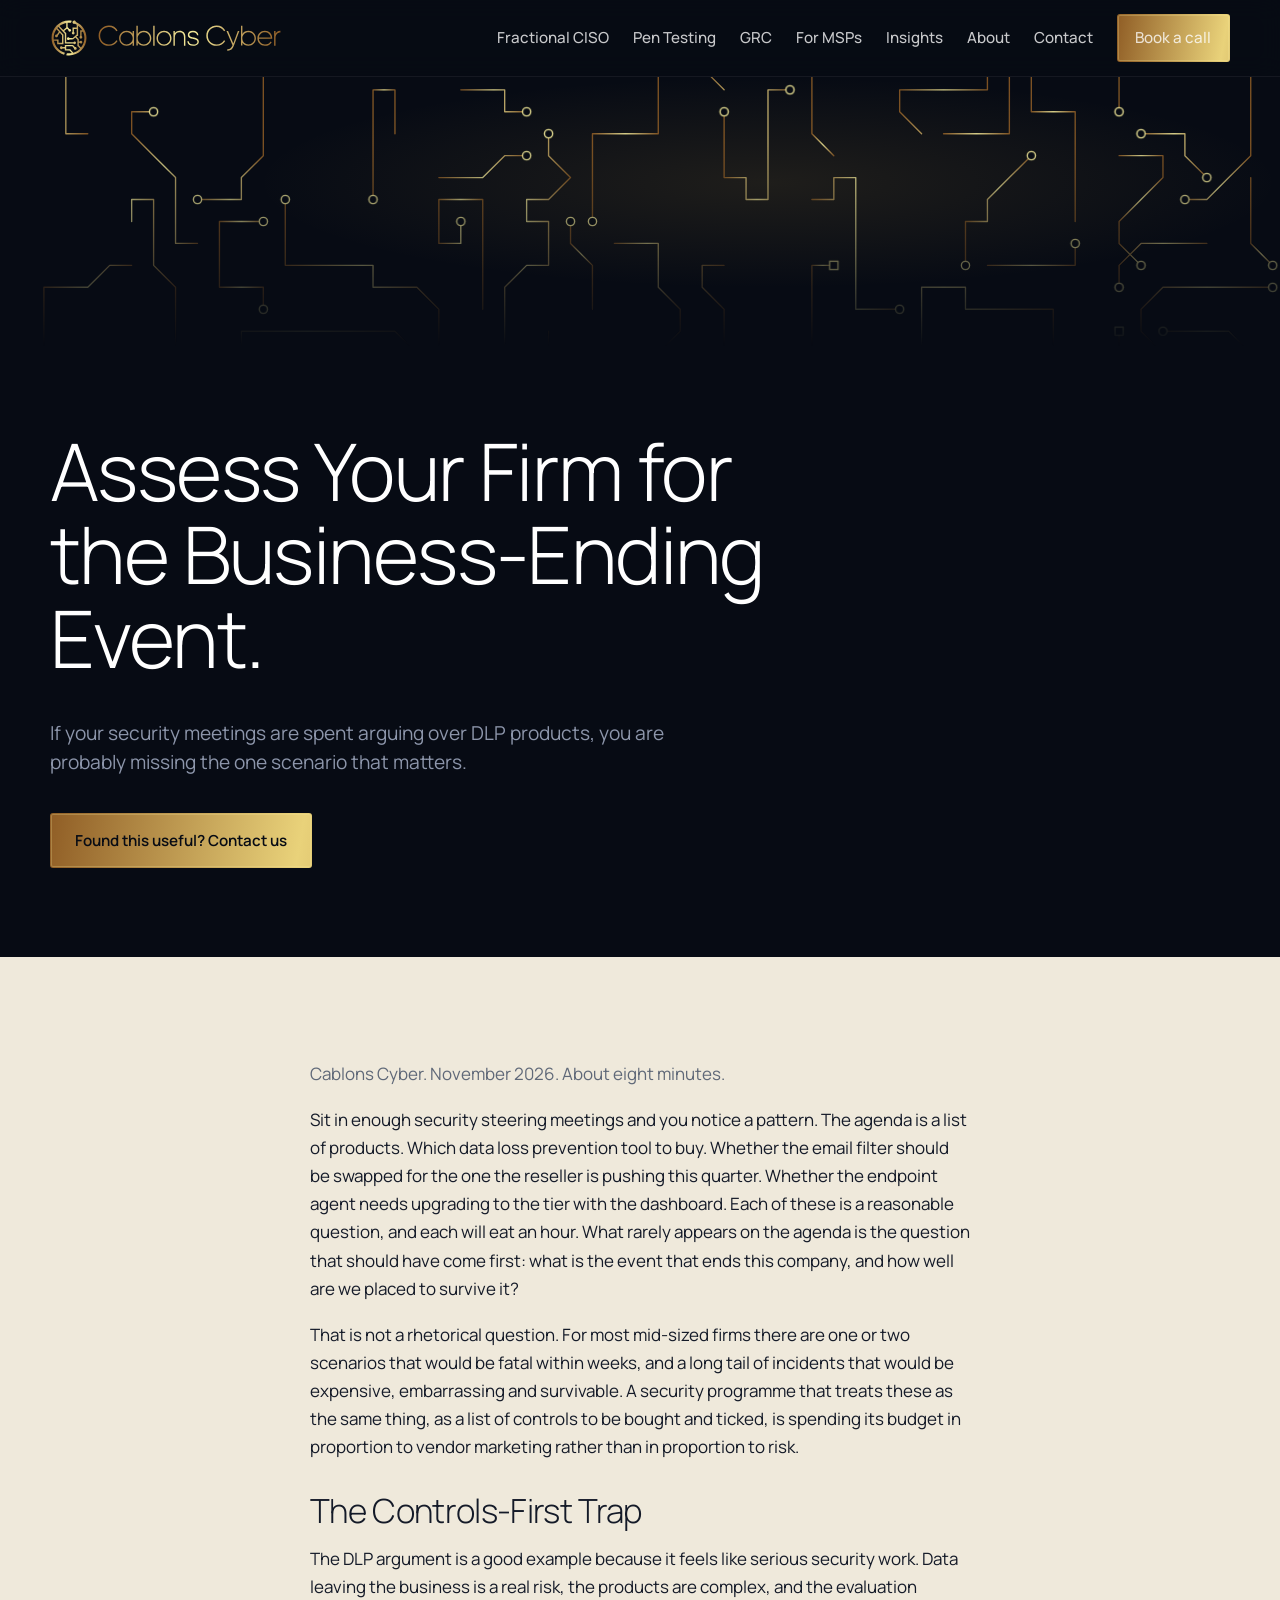
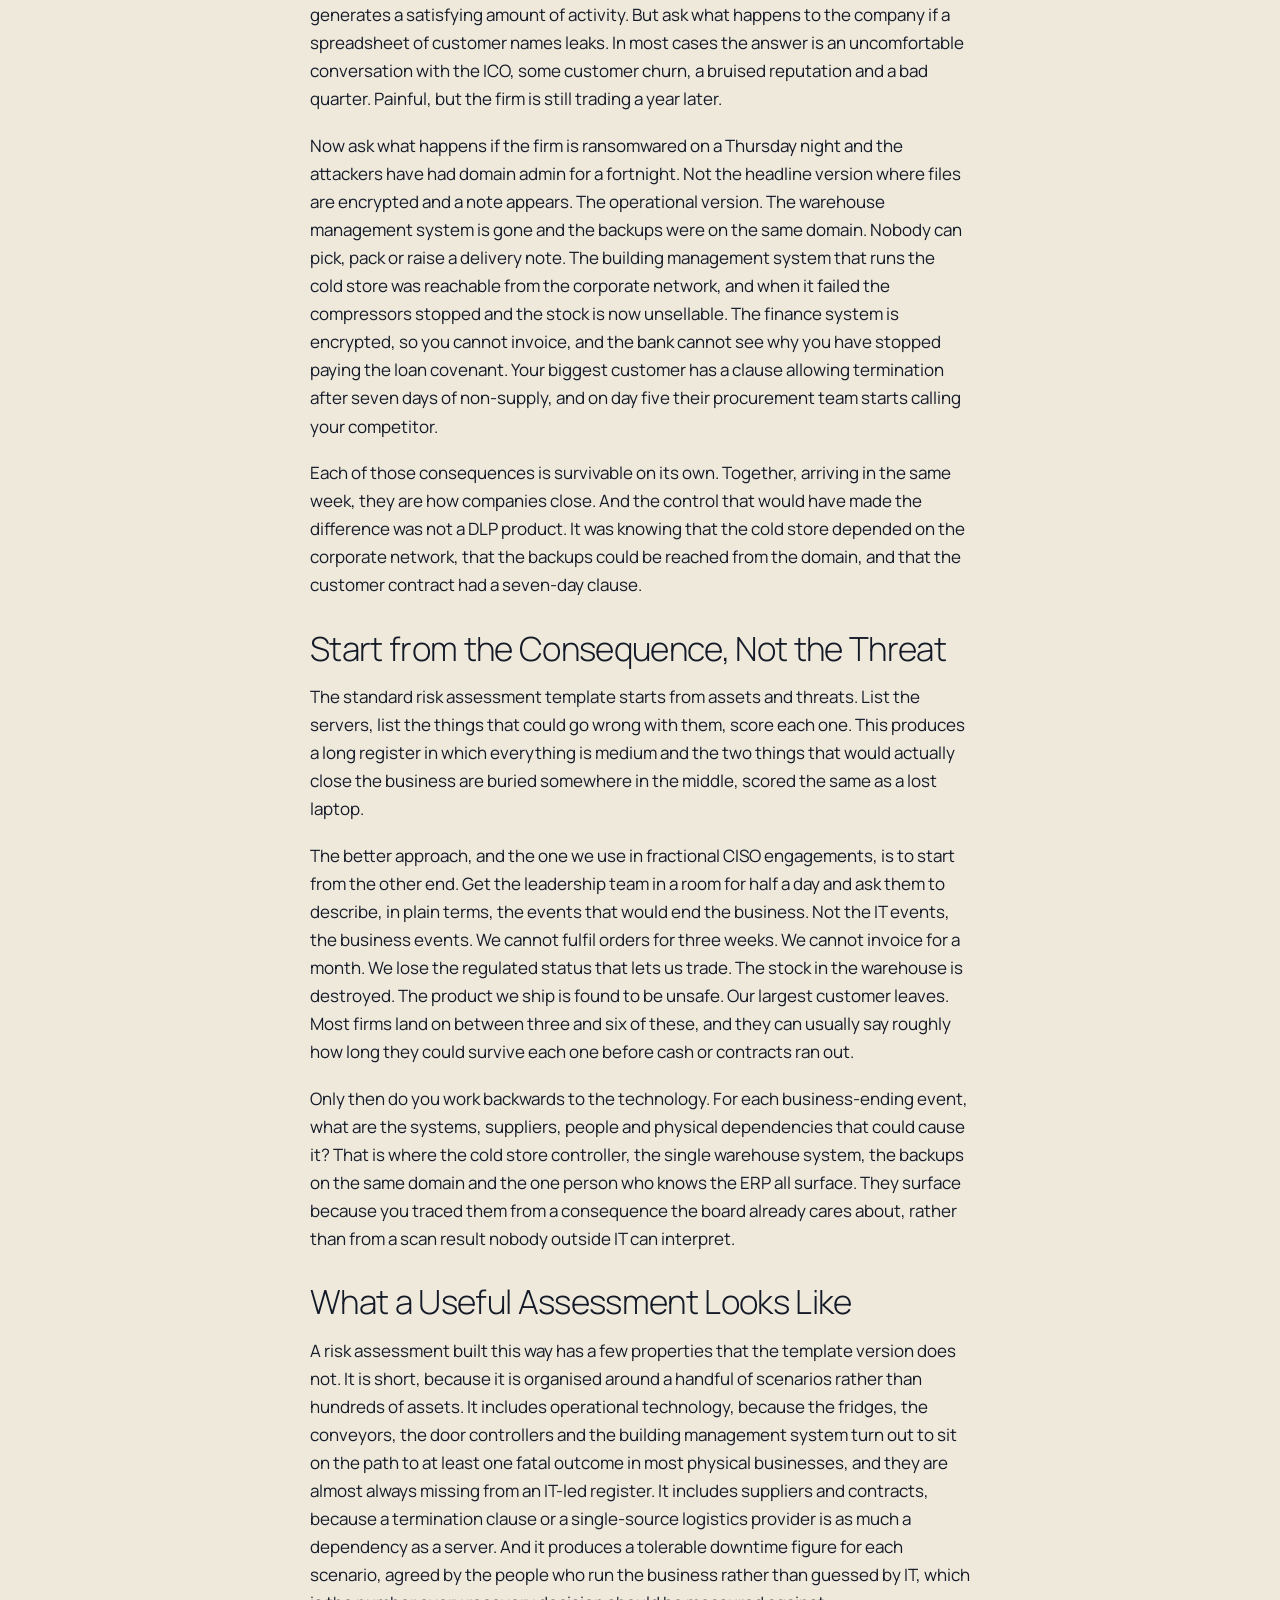
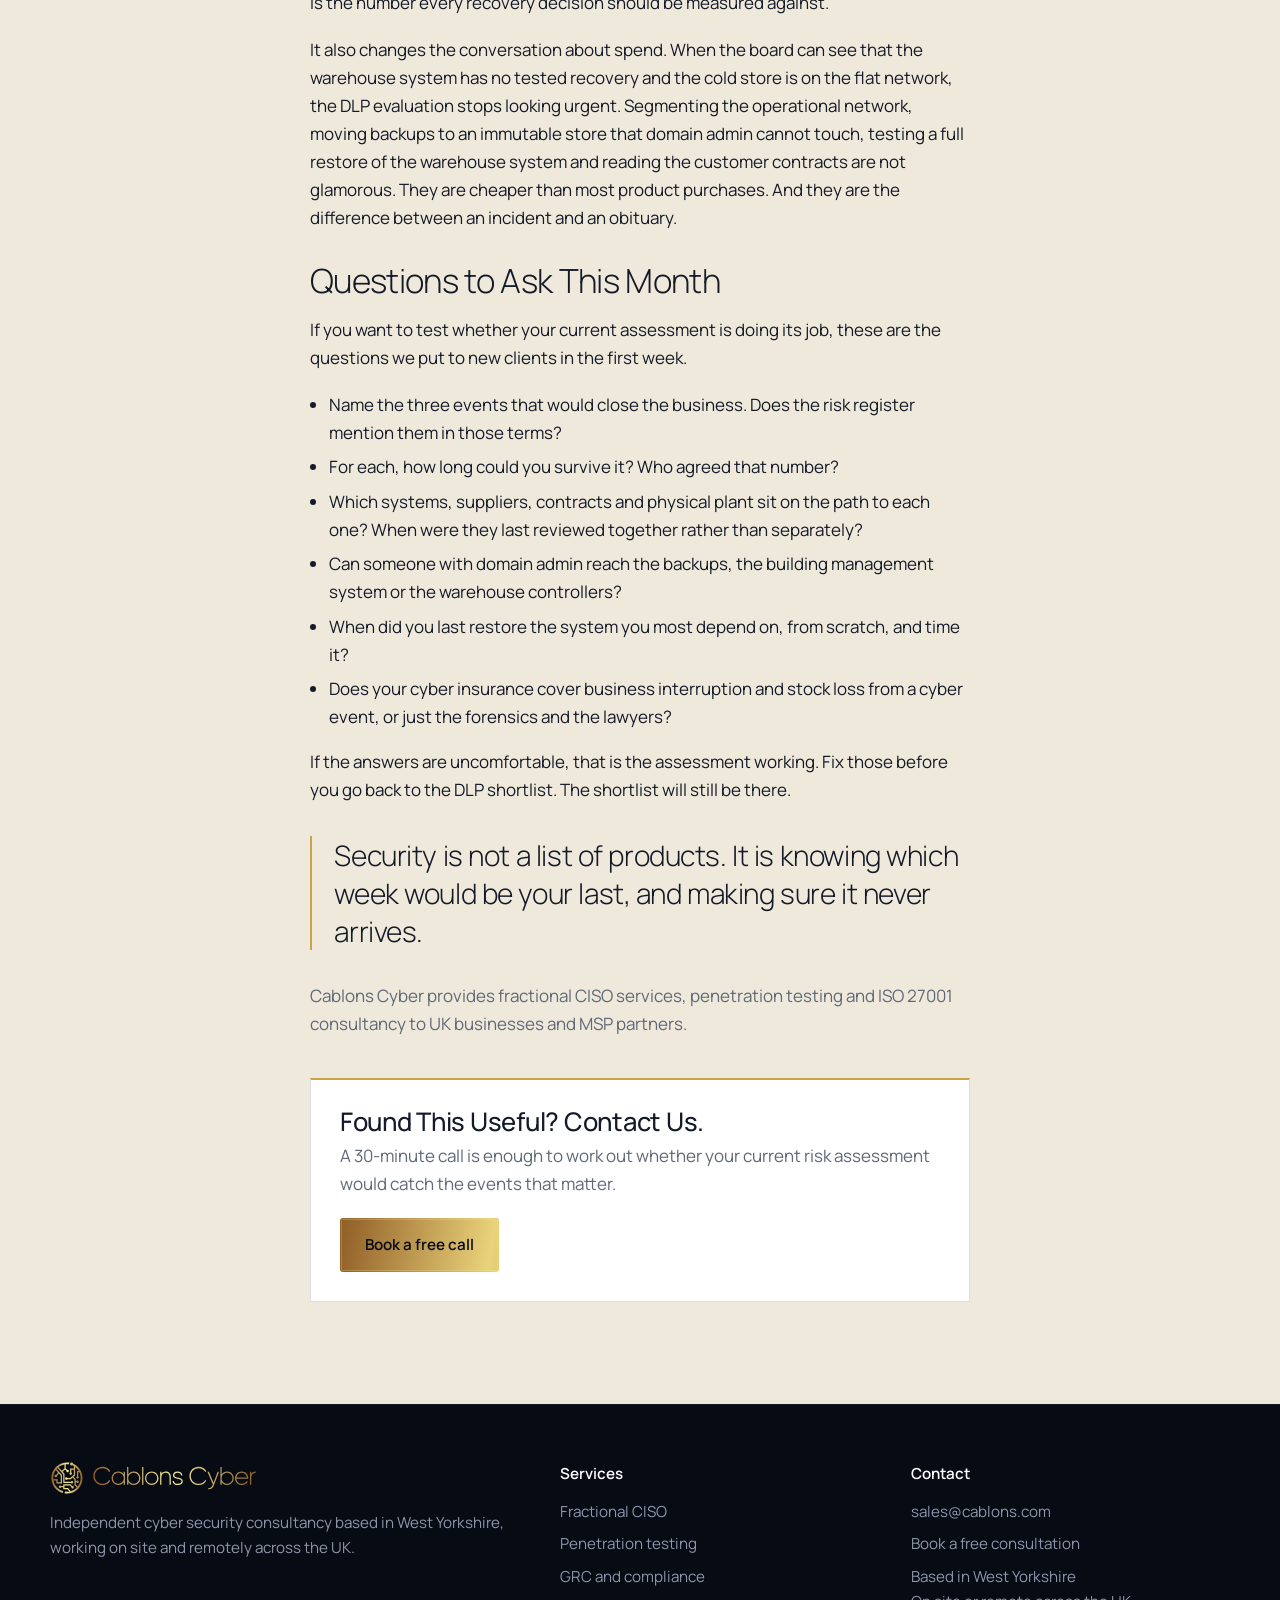
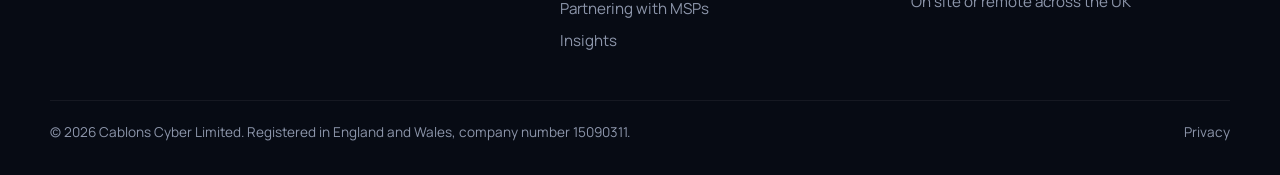
<file: assessing-the-business-ending-event.html>
<!doctype html>
<html lang="en-GB">
<head>
<meta charset="utf-8">
<meta name="viewport" content="width=device-width, initial-scale=1">
<title>Assess Your Firm for the Business-Ending Event | Cablons Cyber</title>
<meta name="description" content="Most security programmes are built around controls rather than consequences. A guide to assessing the one or two events that would end the business, and building the risk assessment from there.">
<link rel="canonical" href="https://www.cablons.com/assessing-the-business-ending-event.html">
<meta property="og:type" content="website">
<meta property="og:title" content="Assess your firm for the business-ending event | Cablons Cyber">
<meta property="og:description" content="Most security programmes are built around controls rather than consequences. A guide to assessing the one or two events that would end the business, and building the risk assessment from there.">
<meta property="og:url" content="https://www.cablons.com/assessing-the-business-ending-event.html">
<meta property="og:image" content="https://www.cablons.com/assets/og-image.png">
<meta name="twitter:card" content="summary">
<meta name="theme-color" content="#070b14">
<link rel="icon" href="assets/favicon.png" type="image/png" sizes="32x32">
<link rel="apple-touch-icon" href="assets/apple-touch-icon.png">
<link rel="preconnect" href="https://fonts.googleapis.com">
<link rel="preconnect" href="https://fonts.gstatic.com" crossorigin>
<link href="https://fonts.googleapis.com/css2?family=Manrope:wght@300;400;500;600&display=swap" rel="stylesheet">
<link rel="stylesheet" href="styles.css">
<script type="application/ld+json">
{
  "@context": "https://schema.org",
  "@type": "ProfessionalService",
  "name": "Cablons Cyber Limited",
  "url": "https://www.cablons.com/",
  "logo": "https://www.cablons.com/assets/logo.svg",
  "email": "sales@cablons.com",
  "address": {"@type": "PostalAddress", "addressRegion": "West Yorkshire", "addressCountry": "GB"},
  "areaServed": "United Kingdom",
  "description": "Most security programmes are built around controls rather than consequences. A guide to assessing the one or two events that would end the business, and building the risk assessment from there."
}
</script>
</head>
<body>
<a class="skip" href="#main">Skip to content</a>
<header class="site-header">
  <div class="wrap">
    <a class="brand" href="index.html" aria-label="Cablons Cyber home"><img src="assets/logo.svg" alt="Cablons Cyber"></a>
    <button class="nav-toggle" aria-expanded="false" aria-controls="nav">Menu</button>
    <nav class="nav" id="nav" aria-label="Main">
      <a href="vciso.html">Fractional CISO</a>
      <a href="penetration-testing.html">Pen Testing</a>
      <a href="grc-consultancy.html">GRC</a>
      <a href="msp-partners.html">For MSPs</a>
      <a href="insights.html">Insights</a>
      <a href="about.html">About</a>
      <a href="contact.html">Contact</a>
      <a class="btn btn-gold" href="https://calendly.com/shaun-wakefield-cablons">Book a call</a>
    </nav>
  </div>
</header>
<main id="main">

<section class="hero art-top">
  <div class="art"><svg class="circuit" viewBox="0 0 1400 520" fill="none" aria-hidden="true" focusable="false">
<defs><linearGradient id="goldline" x1="0" y1="0" x2="1" y2="0"><stop offset="0" stop-color="#905e26"/><stop offset="0.5" stop-color="#f5ec9b"/><stop offset="1" stop-color="#905e26"/></linearGradient></defs>
<path class="trace" style="--i:0" d="M912,432 L936,432 L936,408 L936,384 L960,384 L984,384 L1008,384 L1008,360 L1008,336 L1008,312 L1008,288 L1032,288 L1056,288 L1056,312 L1080,312 L1104,312 L1128,312 L1152,312 L1152,336 L1152,360" pathLength="1"/>
<path class="trace" style="--i:1" d="M600,336 L600,360 L600,384 L600,408 L624,432 L648,456 L672,432 L672,456 L696,456 L696,432" pathLength="1"/>
<path class="trace" style="--i:2" d="M1128,144 L1104,168 L1080,192 L1080,216 L1056,216 L1056,240 L1056,264" pathLength="1"/>
<path class="trace" style="--i:3" d="M432,120 L432,96 L432,72 L408,72 L408,96 L408,120 L408,144 L408,168 L408,192" pathLength="1"/>
<path class="trace" style="--i:4" d="M1320,408 L1296,384 L1272,360 L1248,336 L1248,312 L1272,288 L1296,288 L1320,288 L1344,288 L1368,288 L1392,288" pathLength="1"/>
<path class="trace" style="--i:5" d="M1056,480 L1056,456 L1056,432 L1056,408 L1080,408 L1104,408 L1104,384 L1104,360 L1128,360 L1152,384 L1176,384 L1176,408 L1176,432 L1176,456 L1152,456 L1128,456 L1104,456 L1080,456" pathLength="1"/>
<path class="trace" style="--i:6" d="M144,216 L144,192 L168,192 L168,216 L168,240 L168,264 L192,288 L192,312 L192,336 L192,360 L192,384 L168,384 L144,360 L120,384 L96,408" pathLength="1"/>
<path class="trace" style="--i:7" d="M792,72 L768,48 L792,24 L816,24 L840,24 L864,24" pathLength="1"/>
<path class="trace" style="--i:8" d="M1008,120 L984,96 L984,72 L1008,72 L1032,72 L1056,72 L1080,72 L1080,48 L1080,24" pathLength="1"/>
<path class="trace" style="--i:9" d="M888,192 L912,192 L912,168 L936,168 L936,192 L936,216 L936,240 L936,264 L936,288 L936,312 L960,312 L984,312" pathLength="1"/>
<path class="trace" style="--i:10" d="M648,216 L648,192 L648,168 L648,144 L648,120 L672,120 L696,120 L720,120 L720,96 L720,72 L720,48" pathLength="1"/>
<path class="trace" style="--i:11" d="M792,480 L816,480 L840,456 L864,456 L888,456 L912,456 L912,480" pathLength="1"/>
<path class="trace" style="--i:12" d="M480,360 L480,336 L480,312 L456,288 L432,288 L408,288 L408,264 L384,264 L360,264 L336,264 L312,264 L312,240 L312,216 L312,192" pathLength="1"/>
<path class="trace" style="--i:13" d="M600,120 L600,144 L624,168 L600,192 L576,192 L576,216 L600,216 L600,240 L600,264 L576,264 L552,288 L552,312 L552,336 L552,360 L552,384 L552,408 L552,432 L528,432 L528,408" pathLength="1"/>
<path class="trace" style="--i:14" d="M1032,120 L1056,120 L1080,120 L1104,120 L1104,96 L1104,72 L1104,48" pathLength="1"/>
<path class="trace" style="--i:15" d="M576,480 L600,480 L624,480 L648,480 L672,480" pathLength="1"/>
<path class="trace" style="--i:16" d="M792,264 L768,264 L768,288 L792,312 L792,336 L792,360 L792,384 L768,384 L744,384 L720,384 L696,384 L672,384 L648,384 L624,384" pathLength="1"/>
<path class="trace" style="--i:17" d="M1368,168 L1368,192 L1368,216 L1368,240 L1392,264" pathLength="1"/>
<path class="trace" style="--i:18" d="M216,240 L192,240 L192,216 L192,192 L192,168 L168,144 L144,120 L144,96 L168,96" pathLength="1"/>
<path class="trace" style="--i:19" d="M1224,144 L1248,144 L1272,144 L1272,168 L1248,192 L1224,216 L1224,240 L1248,264" pathLength="1"/>
<path class="trace" style="--i:20" d="M528,312 L528,288 L528,264 L528,240 L528,216 L528,192 L504,192 L480,192 L480,216 L480,240 L504,240 L504,216" pathLength="1"/>
<path class="trace" style="--i:21" d="M864,384 L888,384 L912,384 L912,408 L888,432" pathLength="1"/>
<path class="trace" style="--i:22" d="M1224,336 L1224,360 L1224,384 L1224,408 L1224,432 L1224,456 L1200,456" pathLength="1"/>
<path class="trace" style="--i:23" d="M216,384 L240,384 L264,384 L264,360 L264,336 L288,336 L312,336 L336,336 L360,336 L384,336 L408,336 L432,336 L456,360 L456,384 L456,408 L432,432 L408,432" pathLength="1"/>
<path class="trace" style="--i:24" d="M864,72 L840,72 L840,96 L840,120 L840,144 L840,168 L840,192 L816,192 L816,168 L792,168 L792,144 L792,120 L792,96" pathLength="1"/>
<path class="trace" style="--i:25" d="M1176,216 L1176,192 L1176,168 L1176,144 L1176,120 L1176,96 L1152,96 L1128,96 L1128,72 L1128,48 L1128,24" pathLength="1"/>
<path class="trace" style="--i:26" d="M1368,456 L1344,456 L1320,456 L1296,456 L1272,456 L1272,432 L1272,408" pathLength="1"/>
<path class="trace" style="--i:27" d="M1320,240 L1296,240 L1272,240 L1248,240 L1224,264 L1224,288" pathLength="1"/>
<path class="trace" style="--i:28" d="M504,72 L528,72 L552,72 L552,96 L576,96" pathLength="1"/>
<path class="trace" style="--i:29" d="M480,168 L504,168 L528,168 L552,144 L576,144" pathLength="1"/>
<path class="trace" style="--i:30" d="M1320,168 L1296,144 L1296,120 L1272,120 L1248,120" pathLength="1"/>
<path class="trace" style="--i:31" d="M288,312 L288,288 L264,288 L240,288 L240,264 L240,240 L240,216 L264,216 L288,216" pathLength="1"/>
<path class="trace" style="--i:32" d="M1080,264 L1104,264 L1128,264 L1152,264 L1176,264 L1176,240" pathLength="1"/>
<path class="trace" style="--i:33" d="M648,312 L648,288 L648,264 L624,240 L624,216" pathLength="1"/>
<path class="trace" style="--i:34" d="M1200,24 L1224,24 L1224,48 L1224,72 L1224,96" pathLength="1"/>
<path class="trace" style="--i:35" d="M264,456 L240,456 L216,456 L192,456 L168,456 L168,480" pathLength="1"/>
<path class="trace" style="--i:36" d="M264,48 L288,48 L288,72 L288,96 L288,120 L288,144 L264,168 L264,192 L240,192 L216,192" pathLength="1"/>
<path class="trace" style="--i:37" d="M912,144 L888,120 L888,96 L888,72 L888,48" pathLength="1"/>
<path class="trace" style="--i:38" d="M1368,360 L1344,336 L1320,336 L1296,336 L1272,336" pathLength="1"/>
<path class="trace" style="--i:39" d="M888,360 L888,336 L888,312 L888,288 L888,264 L912,264" pathLength="1"/>
<path class="trace" style="--i:40" d="M1296,192 L1320,192 L1344,168 L1368,144 L1368,120 L1368,96 L1368,72 L1368,48 L1344,48 L1320,48 L1320,24" pathLength="1"/>
<path class="trace" style="--i:41" d="M672,240 L696,240 L720,240 L720,264 L720,288 L744,312 L744,336 L720,360 L696,360" pathLength="1"/>
<path class="trace" style="--i:42" d="M96,120 L72,120 L72,96 L72,72 L72,48 L48,24 L24,24 L0,24" pathLength="1"/>
<path class="trace" style="--i:43" d="M144,264 L120,264 L96,288 L72,288 L48,288 L48,312 L48,336 L48,360 L48,384 L72,384 L72,360" pathLength="1"/>
<circle class="node" style="--i:0" cx="1152" cy="360" r="4.5"/>
<circle class="node" style="--i:1" cx="696" cy="432" r="4.5"/>
<circle class="node" style="--i:2" cx="1056" cy="264" r="4.5"/>
<circle class="node" style="--i:2" cx="1128" cy="144" r="4.5"/>
<circle class="node" style="--i:3" cx="408" cy="192" r="4.5"/>
<circle class="node" style="--i:4" cx="1392" cy="288" r="4.5"/>
<circle class="node" style="--i:5" cx="1080" cy="456" r="4.5"/>
<circle class="node" style="--i:5" cx="1056" cy="480" r="4.5"/>
<circle class="node" style="--i:6" cx="96" cy="408" r="4.5"/>
<circle class="node" style="--i:7" cx="864" cy="24" r="4.5"/>
<circle class="node" style="--i:8" cx="1080" cy="24" r="4.5"/>
<circle class="node" style="--i:9" cx="984" cy="312" r="4.5"/>
<circle class="node" style="--i:10" cx="720" cy="48" r="4.5"/>
<circle class="node" style="--i:10" cx="648" cy="216" r="4.5"/>
<circle class="node" style="--i:11" cx="912" cy="480" r="4.5"/>
<circle class="node" style="--i:12" cx="312" cy="192" r="4.5"/>
<circle class="node" style="--i:13" cx="528" cy="408" r="4.5"/>
<circle class="node" style="--i:13" cx="600" cy="120" r="4.5"/>
<circle class="node" style="--i:14" cx="1104" cy="48" r="4.5"/>
<circle class="node" style="--i:15" cx="672" cy="480" r="4.5"/>
<circle class="node" style="--i:16" cx="624" cy="384" r="4.5"/>
<circle class="node" style="--i:17" cx="1392" cy="264" r="4.5"/>
<circle class="node" style="--i:18" cx="168" cy="96" r="4.5"/>
<circle class="node" style="--i:19" cx="1248" cy="264" r="4.5"/>
<circle class="node" style="--i:20" cx="504" cy="216" r="4.5"/>
<circle class="node" style="--i:21" cx="888" cy="432" r="4.5"/>
<circle class="node" style="--i:21" cx="864" cy="384" r="4.5"/>
<circle class="node" style="--i:23" cx="408" cy="432" r="4.5"/>
<circle class="node" style="--i:23" cx="216" cy="384" r="4.5"/>
<circle class="node" style="--i:24" cx="792" cy="96" r="4.5"/>
<circle class="node" style="--i:24" cx="864" cy="72" r="4.5"/>
<circle class="node" style="--i:25" cx="1128" cy="24" r="4.5"/>
<circle class="node" style="--i:26" cx="1368" cy="456" r="4.5"/>
<circle class="node" style="--i:27" cx="1224" cy="288" r="4.5"/>
<circle class="node" style="--i:28" cx="576" cy="96" r="4.5"/>
<circle class="node" style="--i:29" cx="576" cy="144" r="4.5"/>
<circle class="node" style="--i:30" cx="1248" cy="120" r="4.5"/>
<circle class="node" style="--i:30" cx="1320" cy="168" r="4.5"/>
<circle class="node" style="--i:31" cx="288" cy="216" r="4.5"/>
<circle class="node" style="--i:31" cx="288" cy="312" r="4.5"/>
<circle class="node" style="--i:32" cx="1176" cy="240" r="4.5"/>
<circle class="node" style="--i:33" cx="624" cy="216" r="4.5"/>
<circle class="node" style="--i:34" cx="1224" cy="96" r="4.5"/>
<circle class="node" style="--i:35" cx="168" cy="480" r="4.5"/>
<circle class="node" style="--i:35" cx="264" cy="456" r="4.5"/>
<circle class="node" style="--i:36" cx="216" cy="192" r="4.5"/>
<circle class="node" style="--i:37" cx="888" cy="48" r="4.5"/>
<circle class="node" style="--i:38" cx="1272" cy="336" r="4.5"/>
<circle class="node" style="--i:40" cx="1320" cy="24" r="4.5"/>
<circle class="node" style="--i:40" cx="1296" cy="192" r="4.5"/>
<rect class="node" style="--i:22" x="1195.5" y="451.5" width="9" height="9"/>
<rect class="node" style="--i:22" x="1219.5" y="331.5" width="9" height="9"/>
<rect class="node" style="--i:26" x="1267.5" y="403.5" width="9" height="9"/>
<rect class="node" style="--i:39" x="907.5" y="259.5" width="9" height="9"/>
<rect class="node" style="--i:43" x="67.5" y="355.5" width="9" height="9"/>
</svg></div>
  <div class="wrap">
    <div class="hero-copy">
      <h1>Assess Your Firm for the Business-Ending Event.</h1>
      <p class="lead">If your security meetings are spent arguing over DLP products, you are probably missing the one scenario that matters.</p>
      <div class="actions"><a class="btn btn-gold" href="https://calendly.com/shaun-wakefield-cablons">Found this useful? Contact us</a></div>
    </div>
  </div>
</section>

<section class="section on-bone">
  <div class="wrap prose">
    <p class="muted">Cablons Cyber. November 2026. About eight minutes.</p>

    <p>Sit in enough security steering meetings and you notice a pattern. The agenda is a list of products. Which data loss prevention tool to buy. Whether the email filter should be swapped for the one the reseller is pushing this quarter. Whether the endpoint agent needs upgrading to the tier with the dashboard. Each of these is a reasonable question, and each will eat an hour. What rarely appears on the agenda is the question that should have come first: what is the event that ends this company, and how well are we placed to survive it?</p>

    <p>That is not a rhetorical question. For most mid-sized firms there are one or two scenarios that would be fatal within weeks, and a long tail of incidents that would be expensive, embarrassing and survivable. A security programme that treats these as the same thing, as a list of controls to be bought and ticked, is spending its budget in proportion to vendor marketing rather than in proportion to risk.</p>

    <h2>The Controls-First Trap</h2>
    <p>The DLP argument is a good example because it feels like serious security work. Data leaving the business is a real risk, the products are complex, and the evaluation generates a satisfying amount of activity. But ask what happens to the company if a spreadsheet of customer names leaks. In most cases the answer is an uncomfortable conversation with the ICO, some customer churn, a bruised reputation and a bad quarter. Painful, but the firm is still trading a year later.</p>

    <p>Now ask what happens if the firm is ransomwared on a Thursday night and the attackers have had domain admin for a fortnight. Not the headline version where files are encrypted and a note appears. The operational version. The warehouse management system is gone and the backups were on the same domain. Nobody can pick, pack or raise a delivery note. The building management system that runs the cold store was reachable from the corporate network, and when it failed the compressors stopped and the stock is now unsellable. The finance system is encrypted, so you cannot invoice, and the bank cannot see why you have stopped paying the loan covenant. Your biggest customer has a clause allowing termination after seven days of non-supply, and on day five their procurement team starts calling your competitor.</p>

    <p>Each of those consequences is survivable on its own. Together, arriving in the same week, they are how companies close. And the control that would have made the difference was not a DLP product. It was knowing that the cold store depended on the corporate network, that the backups could be reached from the domain, and that the customer contract had a seven-day clause.</p>

    <h2>Start from the Consequence, Not the Threat</h2>
    <p>The standard risk assessment template starts from assets and threats. List the servers, list the things that could go wrong with them, score each one. This produces a long register in which everything is medium and the two things that would actually close the business are buried somewhere in the middle, scored the same as a lost laptop.</p>

    <p>The better approach, and the one we use in fractional CISO engagements, is to start from the other end. Get the leadership team in a room for half a day and ask them to describe, in plain terms, the events that would end the business. Not the IT events, the business events. We cannot fulfil orders for three weeks. We cannot invoice for a month. We lose the regulated status that lets us trade. The stock in the warehouse is destroyed. The product we ship is found to be unsafe. Our largest customer leaves. Most firms land on between three and six of these, and they can usually say roughly how long they could survive each one before cash or contracts ran out.</p>

    <p>Only then do you work backwards to the technology. For each business-ending event, what are the systems, suppliers, people and physical dependencies that could cause it? That is where the cold store controller, the single warehouse system, the backups on the same domain and the one person who knows the ERP all surface. They surface because you traced them from a consequence the board already cares about, rather than from a scan result nobody outside IT can interpret.</p>

    <h2>What a Useful Assessment Looks Like</h2>
    <p>A risk assessment built this way has a few properties that the template version does not. It is short, because it is organised around a handful of scenarios rather than hundreds of assets. It includes operational technology, because the fridges, the conveyors, the door controllers and the building management system turn out to sit on the path to at least one fatal outcome in most physical businesses, and they are almost always missing from an IT-led register. It includes suppliers and contracts, because a termination clause or a single-source logistics provider is as much a dependency as a server. And it produces a tolerable downtime figure for each scenario, agreed by the people who run the business rather than guessed by IT, which is the number every recovery decision should be measured against.</p>

    <p>It also changes the conversation about spend. When the board can see that the warehouse system has no tested recovery and the cold store is on the flat network, the DLP evaluation stops looking urgent. Segmenting the operational network, moving backups to an immutable store that domain admin cannot touch, testing a full restore of the warehouse system and reading the customer contracts are not glamorous. They are cheaper than most product purchases. And they are the difference between an incident and an obituary.</p>

    <h2>Questions to Ask This Month</h2>
    <p>If you want to test whether your current assessment is doing its job, these are the questions we put to new clients in the first week.</p>
    <ul>
      <li>Name the three events that would close the business. Does the risk register mention them in those terms?</li>
      <li>For each, how long could you survive it? Who agreed that number?</li>
      <li>Which systems, suppliers, contracts and physical plant sit on the path to each one? When were they last reviewed together rather than separately?</li>
      <li>Can someone with domain admin reach the backups, the building management system or the warehouse controllers?</li>
      <li>When did you last restore the system you most depend on, from scratch, and time it?</li>
      <li>Does your cyber insurance cover business interruption and stock loss from a cyber event, or just the forensics and the lawyers?</li>
    </ul>

    <p>If the answers are uncomfortable, that is the assessment working. Fix those before you go back to the DLP shortlist. The shortlist will still be there.</p>

    <p class="pull">Security is not a list of products. It is knowing which week would be your last, and making sure it never arrives.</p>

    <p class="muted">Cablons Cyber provides fractional CISO services, penetration testing and ISO 27001 consultancy to UK businesses and MSP partners.</p>

    <div class="article-cta">
      <h3>Found This Useful? Contact Us.</h3>
      <p class="muted">A 30-minute call is enough to work out whether your current risk assessment would catch the events that matter.</p>
      <a class="btn btn-gold" href="https://calendly.com/shaun-wakefield-cablons">Book a free call</a>
    </div>
  </div>
</section>

</main>
<footer class="site-footer">
  <div class="wrap">
    <div class="cols">
      <div>
        <a class="brand" href="index.html"><img src="assets/logo.svg" alt="Cablons Cyber"></a>
        <p>Independent cyber security consultancy based in West Yorkshire, working on site and remotely across the UK.</p>
      </div>
      <div>
        <h4>Services</h4>
        <ul>
          <li><a href="vciso.html">Fractional CISO</a></li>
          <li><a href="penetration-testing.html">Penetration testing</a></li>
          <li><a href="grc-consultancy.html">GRC and compliance</a></li>
          <li><a href="msp-partners.html">Partnering with MSPs</a></li>
          <li><a href="insights.html">Insights</a></li>
        </ul>
      </div>
      <div>
        <h4>Contact</h4>
        <ul>
          <li><a href="mailto:sales@cablons.com">sales@cablons.com</a></li>
          <li><a href="https://calendly.com/shaun-wakefield-cablons">Book a free consultation</a></li>
          <li>Based in West Yorkshire<br>On site or remote across the UK</li>
        </ul>
      </div>
    </div>
    <div class="legal">
      <span>&copy; 2026 Cablons Cyber Limited. Registered in England and Wales, company number 15090311.</span>
      <span><a href="privacy.html">Privacy</a></span>
    </div>
  </div>
</footer>
<script>
  (function () {
    var t = document.querySelector('.nav-toggle'), n = document.getElementById('nav');
    if (t) t.addEventListener('click', function () {
      var open = n.classList.toggle('open');
      t.setAttribute('aria-expanded', open ? 'true' : 'false');
    });
    var fmt = function (d) { if (!d) return ''; var m = ['Jan','Feb','Mar','Apr','May','Jun','Jul','Aug','Sep','Oct','Nov','Dec']; var p = d.split('-'); return parseInt(p[2], 10) + ' ' + m[parseInt(p[1], 10) - 1]; };
    var tk = document.getElementById('ticker');
    if (tk && window.fetch) {
      fetch('assets/news.json', {cache: 'no-cache'}).then(function (r) { return r.json(); }).then(function (d) {
        if (!d.items || !d.items.length) return;
        var html = d.items.map(function (it) {
          return '<li><a href="' + it.url + '" rel="noopener"><time>' + fmt(it.date) + '</time>' + it.title.replace(/</g, '&lt;') + '</a></li>';
        }).join('');
        tk.innerHTML = '<ul class="ticker-list">' + html + '</ul><ul class="ticker-list" aria-hidden="true">' + html + '</ul>';
        tk.classList.add('run');
      }).catch(function () { tk.innerHTML = '<ul class="ticker-list"><li><a href="https://thehackernews.com/" rel="noopener">Latest security news at The Hacker News</a></li></ul>'; });
    }
    var arts = document.querySelectorAll('.art');
    if ('IntersectionObserver' in window) {
      var io = new IntersectionObserver(function (es) {
        es.forEach(function (e) { if (e.isIntersecting) { e.target.classList.add('draw'); io.unobserve(e.target); } });
      }, { threshold: 0.2 });
      arts.forEach(function (a) { io.observe(a); });
      var pio = new IntersectionObserver(function (es) {
        es.forEach(function (e) { if (e.isIntersecting) { e.target.classList.add('lit'); pio.unobserve(e.target); } });
      }, { threshold: 0.5 });
      document.querySelectorAll('.process').forEach(function (p) { pio.observe(p); });
    } else {
      arts.forEach(function (a) { a.classList.add('draw'); });
      document.querySelectorAll('.process').forEach(function (p) { p.classList.add('lit'); });
    }
  })();
</script>
</body>
</html>
</file>
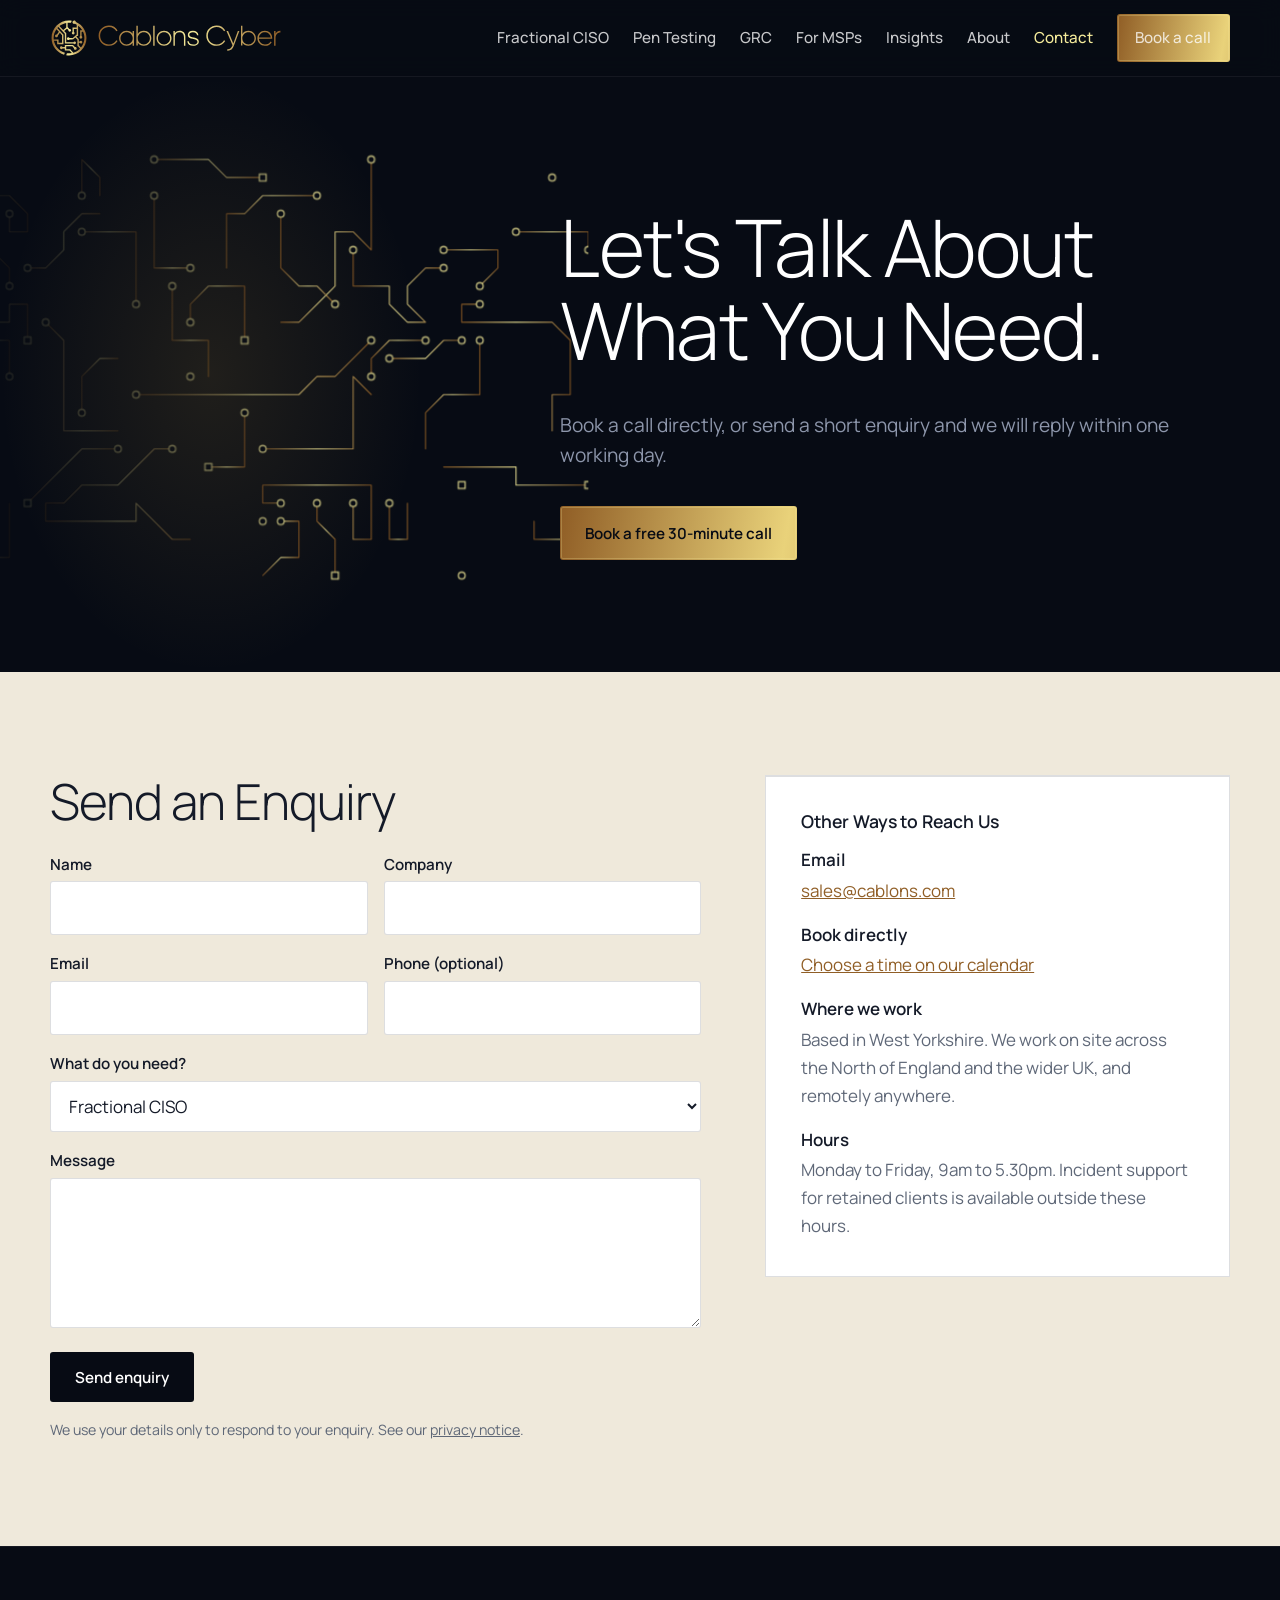
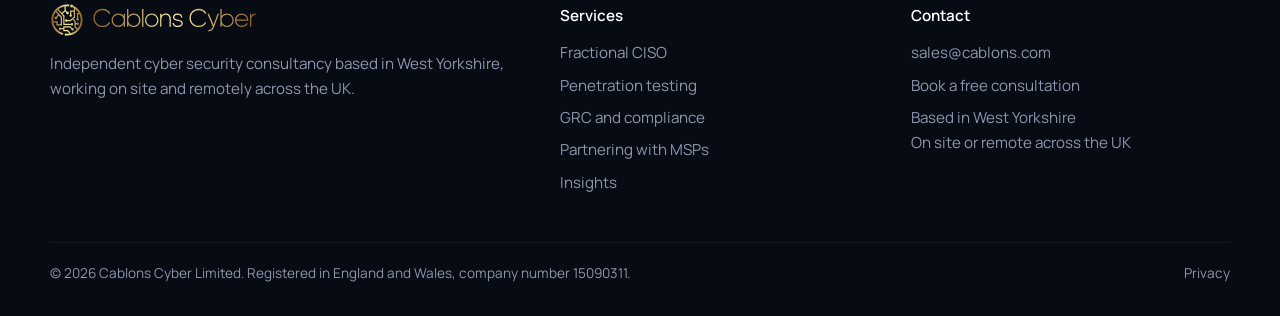
<file: contact.html>
<!doctype html>
<html lang="en-GB">
<head>
<meta charset="utf-8">
<meta name="viewport" content="width=device-width, initial-scale=1">
<title>Contact Cablons Cyber | Book a Free Consultation</title>
<meta name="description" content="Get in touch with Cablons Cyber for fractional CISO services, penetration testing or ISO 27001 and GRC consultancy, or to talk about partnering as an MSP. Book a free 30-minute consultation or send an enquiry.">
<link rel="canonical" href="https://www.cablons.com/contact.html">
<meta property="og:type" content="website">
<meta property="og:title" content="Contact Cablons Cyber | Book a free consultation">
<meta property="og:description" content="Get in touch with Cablons Cyber for fractional CISO services, penetration testing or ISO 27001 and GRC consultancy, or to talk about partnering as an MSP. Book a free 30-minute consultation or send an enquiry.">
<meta property="og:url" content="https://www.cablons.com/contact.html">
<meta property="og:image" content="https://www.cablons.com/assets/og-image.png">
<meta name="twitter:card" content="summary">
<meta name="theme-color" content="#070b14">
<link rel="icon" href="assets/favicon.png" type="image/png" sizes="32x32">
<link rel="apple-touch-icon" href="assets/apple-touch-icon.png">
<link rel="preconnect" href="https://fonts.googleapis.com">
<link rel="preconnect" href="https://fonts.gstatic.com" crossorigin>
<link href="https://fonts.googleapis.com/css2?family=Manrope:wght@300;400;500;600&display=swap" rel="stylesheet">
<link rel="stylesheet" href="styles.css">
<script type="application/ld+json">
{
  "@context": "https://schema.org",
  "@type": "ProfessionalService",
  "name": "Cablons Cyber Limited",
  "url": "https://www.cablons.com/",
  "logo": "https://www.cablons.com/assets/logo.svg",
  "email": "sales@cablons.com",
  "address": {"@type": "PostalAddress", "addressRegion": "West Yorkshire", "addressCountry": "GB"},
  "areaServed": "United Kingdom",
  "description": "Get in touch with Cablons Cyber for fractional CISO services, penetration testing or ISO 27001 and GRC consultancy, or to talk about partnering as an MSP. Book a free 30-minute consultation or send an enquiry."
}
</script>
</head>
<body>
<a class="skip" href="#main">Skip to content</a>
<header class="site-header">
  <div class="wrap">
    <a class="brand" href="index.html" aria-label="Cablons Cyber home"><img src="assets/logo.svg" alt="Cablons Cyber"></a>
    <button class="nav-toggle" aria-expanded="false" aria-controls="nav">Menu</button>
    <nav class="nav" id="nav" aria-label="Main">
      <a href="vciso.html">Fractional CISO</a>
      <a href="penetration-testing.html">Pen Testing</a>
      <a href="grc-consultancy.html">GRC</a>
      <a href="msp-partners.html">For MSPs</a>
      <a href="insights.html">Insights</a>
      <a href="about.html">About</a>
      <a href="contact.html" aria-current="page">Contact</a>
      <a class="btn btn-gold" href="https://calendly.com/shaun-wakefield-cablons">Book a call</a>
    </nav>
  </div>
</header>
<main id="main">

<section class="hero art-left">
  <div class="art"><svg class="circuit" viewBox="0 0 900 620" fill="none" aria-hidden="true" focusable="false">
<defs><linearGradient id="goldline" x1="0" y1="0" x2="1" y2="0"><stop offset="0" stop-color="#905e26"/><stop offset="0.5" stop-color="#f5ec9b"/><stop offset="1" stop-color="#905e26"/></linearGradient></defs>
<path class="trace" style="--i:0" d="M840,240 L816,240 L792,240 L768,240 L768,216 L744,216 L744,240 L744,264" pathLength="1"/>
<path class="trace" style="--i:1" d="M72,504 L72,528 L48,528 L24,528 L0,528" pathLength="1"/>
<path class="trace" style="--i:2" d="M624,384 L648,384 L672,384 L696,384 L696,360 L696,336 L696,312 L696,288 L696,264 L720,240" pathLength="1"/>
<path class="trace" style="--i:3" d="M408,240 L384,240 L360,216 L336,192 L336,168 L336,144 L336,120 L312,120 L288,144 L288,120 L288,96 L288,72 L288,48 L288,24" pathLength="1"/>
<path class="trace" style="--i:4" d="M480,168 L480,144 L480,120 L480,96 L456,96 L432,72 L408,72 L384,72 L360,72" pathLength="1"/>
<path class="trace" style="--i:5" d="M768,480 L768,504 L768,528 L768,552 L792,552 L816,552 L816,528 L816,504 L792,480" pathLength="1"/>
<path class="trace" style="--i:6" d="M192,432 L168,432 L144,432 L120,432 L96,432 L96,456 L72,456 L48,456 L24,456 L0,456" pathLength="1"/>
<path class="trace" style="--i:7" d="M408,480 L432,480 L432,456 L408,456 L384,456 L360,456 L336,456 L312,456 L288,456 L288,480 L288,504 L288,528 L312,528 L312,504 L312,480" pathLength="1"/>
<path class="trace" style="--i:8" d="M192,168 L216,168 L240,192 L240,216 L216,240 L240,240 L264,216 L264,192 L288,192 L312,192 L312,168 L312,144" pathLength="1"/>
<path class="trace" style="--i:9" d="M864,120 L864,144 L864,168 L864,192 L864,216 L864,240 L864,264 L840,264" pathLength="1"/>
<path class="trace" style="--i:10" d="M792,336 L792,312 L792,288 L792,264 L768,264 L768,288 L768,312" pathLength="1"/>
<path class="trace" style="--i:11" d="M288,264 L312,288 L336,312 L360,312 L384,336 L408,336 L432,336 L456,336 L480,336 L504,336 L528,336 L552,336 L576,336 L600,336" pathLength="1"/>
<path class="trace" style="--i:12" d="M504,312 L504,288 L504,264 L528,264 L552,264 L552,240 L552,216 L552,192" pathLength="1"/>
<path class="trace" style="--i:13" d="M528,528 L552,528 L576,504 L600,480 L600,504 L624,504 L648,504 L672,504 L696,504 L720,504 L720,480 L696,480 L672,456 L648,456 L624,456 L600,432 L576,408 L552,408" pathLength="1"/>
<path class="trace" style="--i:14" d="M528,504 L504,504 L480,504 L456,504 L432,504" pathLength="1"/>
<path class="trace" style="--i:15" d="M48,384 L48,360 L48,336 L24,336 L24,312 L24,288 L24,264 L48,240 L72,240 L96,240 L120,240 L144,240 L168,240 L168,216 L144,216" pathLength="1"/>
<path class="trace" style="--i:16" d="M840,120 L816,120 L792,144 L768,168 L768,192" pathLength="1"/>
<path class="trace" style="--i:17" d="M648,96 L672,96 L696,120 L696,144 L720,168 L744,168" pathLength="1"/>
<path class="trace" style="--i:18" d="M768,96 L768,120 L744,120 L744,96 L768,72 L792,72 L816,72 L840,72 L864,72 L888,72" pathLength="1"/>
<path class="trace" style="--i:19" d="M648,312 L624,312 L600,312 L576,312 L552,312 L528,312" pathLength="1"/>
<path class="trace" style="--i:20" d="M600,216 L600,192 L600,168 L600,144 L600,120 L624,120 L648,120 L672,120" pathLength="1"/>
<path class="trace" style="--i:21" d="M432,576 L408,552 L384,552 L384,528 L384,504 L408,504" pathLength="1"/>
<path class="trace" style="--i:22" d="M744,480 L720,456 L696,432 L672,408 L648,408 L624,408" pathLength="1"/>
<path class="trace" style="--i:23" d="M336,576 L336,552 L336,528 L360,504 L360,480" pathLength="1"/>
<path class="trace" style="--i:24" d="M576,72 L576,96 L576,120 L576,144 L576,168 L552,168 L528,168" pathLength="1"/>
<path class="trace" style="--i:25" d="M816,192 L816,168 L816,144 L792,120 L792,96" pathLength="1"/>
<path class="trace" style="--i:26" d="M864,432 L864,456 L864,480 L864,504 L864,528 L840,528" pathLength="1"/>
<path class="trace" style="--i:27" d="M624,288 L648,288 L672,312 L672,336 L672,360" pathLength="1"/>
<path class="trace" style="--i:28" d="M456,264 L456,240 L456,216 L456,192 L480,192 L504,192 L528,216 L528,240" pathLength="1"/>
<path class="trace" style="--i:29" d="M648,72 L648,48 L672,24 L672,48 L672,72" pathLength="1"/>
<path class="trace" style="--i:30" d="M264,288 L240,288 L216,288 L192,264 L168,264" pathLength="1"/>
<path class="trace" style="--i:31" d="M408,96 L408,120 L408,144 L408,168 L384,192 L360,192 L336,216" pathLength="1"/>
<path class="trace" style="--i:32" d="M240,480 L240,504 L240,528 L264,528 L264,504 L264,480" pathLength="1"/>
<path class="trace" style="--i:33" d="M216,408 L216,384 L216,360 L192,336 L168,336 L144,336 L144,312 L144,288 L144,264" pathLength="1"/>
<path class="trace" style="--i:34" d="M168,576 L168,552 L168,528 L168,504 L168,480 L168,456" pathLength="1"/>
<path class="trace" style="--i:35" d="M144,192 L120,168 L120,144 L144,144 L168,144 L192,144" pathLength="1"/>
<path class="trace" style="--i:36" d="M288,312 L288,288 L264,264 L240,264 L216,264" pathLength="1"/>
<path class="trace" style="--i:37" d="M432,48 L456,48 L480,48 L504,24 L528,24 L552,24 L576,24" pathLength="1"/>
<path class="trace" style="--i:38" d="M96,120 L72,120 L48,120 L24,120 L0,120 L0,144" pathLength="1"/>
<path class="trace" style="--i:39" d="M216,48 L192,48 L168,48 L144,48 L120,48 L96,48 L72,48 L48,48" pathLength="1"/>
<path class="trace" style="--i:40" d="M504,432 L480,432 L456,432 L456,408 L456,384 L456,360" pathLength="1"/>
<path class="trace" style="--i:41" d="M552,144 L552,120 L552,96 L552,72 L552,48" pathLength="1"/>
<path class="trace" style="--i:42" d="M288,336 L312,312 L312,336 L312,360 L312,384 L312,408 L336,408 L360,408 L384,408 L408,408 L432,408" pathLength="1"/>
<circle class="node" style="--i:2" cx="720" cy="240" r="4.5"/>
<circle class="node" style="--i:3" cx="288" cy="24" r="4.5"/>
<circle class="node" style="--i:4" cx="360" cy="72" r="4.5"/>
<circle class="node" style="--i:5" cx="792" cy="480" r="4.5"/>
<circle class="node" style="--i:7" cx="312" cy="480" r="4.5"/>
<circle class="node" style="--i:7" cx="408" cy="480" r="4.5"/>
<circle class="node" style="--i:8" cx="312" cy="144" r="4.5"/>
<circle class="node" style="--i:8" cx="192" cy="168" r="4.5"/>
<circle class="node" style="--i:9" cx="840" cy="264" r="4.5"/>
<circle class="node" style="--i:10" cx="768" cy="312" r="4.5"/>
<circle class="node" style="--i:11" cx="600" cy="336" r="4.5"/>
<circle class="node" style="--i:11" cx="288" cy="264" r="4.5"/>
<circle class="node" style="--i:12" cx="552" cy="192" r="4.5"/>
<circle class="node" style="--i:13" cx="552" cy="408" r="4.5"/>
<circle class="node" style="--i:14" cx="432" cy="504" r="4.5"/>
<circle class="node" style="--i:15" cx="144" cy="216" r="4.5"/>
<circle class="node" style="--i:16" cx="768" cy="192" r="4.5"/>
<circle class="node" style="--i:16" cx="840" cy="120" r="4.5"/>
<circle class="node" style="--i:17" cx="744" cy="168" r="4.5"/>
<circle class="node" style="--i:18" cx="768" cy="96" r="4.5"/>
<circle class="node" style="--i:19" cx="528" cy="312" r="4.5"/>
<circle class="node" style="--i:20" cx="672" cy="120" r="4.5"/>
<circle class="node" style="--i:20" cx="600" cy="216" r="4.5"/>
<circle class="node" style="--i:21" cx="408" cy="504" r="4.5"/>
<circle class="node" style="--i:22" cx="624" cy="408" r="4.5"/>
<circle class="node" style="--i:23" cx="360" cy="480" r="4.5"/>
<circle class="node" style="--i:24" cx="528" cy="168" r="4.5"/>
<circle class="node" style="--i:24" cx="576" cy="72" r="4.5"/>
<circle class="node" style="--i:25" cx="816" cy="192" r="4.5"/>
<circle class="node" style="--i:26" cx="840" cy="528" r="4.5"/>
<circle class="node" style="--i:27" cx="672" cy="360" r="4.5"/>
<circle class="node" style="--i:28" cx="528" cy="240" r="4.5"/>
<circle class="node" style="--i:29" cx="672" cy="72" r="4.5"/>
<circle class="node" style="--i:30" cx="168" cy="264" r="4.5"/>
<circle class="node" style="--i:30" cx="264" cy="288" r="4.5"/>
<circle class="node" style="--i:31" cx="336" cy="216" r="4.5"/>
<circle class="node" style="--i:31" cx="408" cy="96" r="4.5"/>
<circle class="node" style="--i:32" cx="264" cy="480" r="4.5"/>
<circle class="node" style="--i:33" cx="144" cy="264" r="4.5"/>
<circle class="node" style="--i:34" cx="168" cy="576" r="4.5"/>
<circle class="node" style="--i:35" cx="192" cy="144" r="4.5"/>
<circle class="node" style="--i:35" cx="144" cy="192" r="4.5"/>
<circle class="node" style="--i:36" cx="216" cy="264" r="4.5"/>
<circle class="node" style="--i:36" cx="288" cy="312" r="4.5"/>
<circle class="node" style="--i:37" cx="576" cy="24" r="4.5"/>
<circle class="node" style="--i:38" cx="0" cy="144" r="4.5"/>
<circle class="node" style="--i:38" cx="96" cy="120" r="4.5"/>
<circle class="node" style="--i:39" cx="48" cy="48" r="4.5"/>
<circle class="node" style="--i:40" cx="456" cy="360" r="4.5"/>
<circle class="node" style="--i:42" cx="432" cy="408" r="4.5"/>
<rect class="node" style="--i:0" x="739.5" y="259.5" width="9" height="9"/>
<rect class="node" style="--i:6" x="-4.5" y="451.5" width="9" height="9"/>
<rect class="node" style="--i:22" x="739.5" y="475.5" width="9" height="9"/>
<rect class="node" style="--i:23" x="331.5" y="571.5" width="9" height="9"/>
<rect class="node" style="--i:25" x="787.5" y="91.5" width="9" height="9"/>
<rect class="node" style="--i:28" x="451.5" y="259.5" width="9" height="9"/>
<rect class="node" style="--i:34" x="163.5" y="451.5" width="9" height="9"/>
<rect class="node" style="--i:37" x="427.5" y="43.5" width="9" height="9"/>
<rect class="node" style="--i:40" x="499.5" y="427.5" width="9" height="9"/>
</svg></div>
  <div class="wrap">
    <div class="hero-copy">
      <h1>Let's Talk About What You Need.</h1>
      <p class="lead">Book a call directly, or send a short enquiry and we will reply within one working day.</p>
      <div class="actions"><a class="btn btn-gold" href="https://calendly.com/shaun-wakefield-cablons">Book a free 30-minute call</a></div>
    </div>
  </div>
</section>


<section class="section on-bone">
  <div class="wrap split">
    <div>
      <h2>Send an Enquiry</h2>
      <form class="form" action="https://formspree.io/f/xqppggpd" method="POST">
        <div class="row">
          <div><label for="name">Name</label><input id="name" name="name" type="text" required autocomplete="name"></div>
          <div><label for="company">Company</label><input id="company" name="company" type="text" autocomplete="organization"></div>
        </div>
        <div class="row">
          <div><label for="email">Email</label><input id="email" name="email" type="email" required autocomplete="email"></div>
          <div><label for="phone">Phone (optional)</label><input id="phone" name="phone" type="tel" autocomplete="tel"></div>
        </div>
        <div>
          <label for="interest">What do you need?</label>
          <select id="interest" name="interest">
            <option>Fractional CISO</option>
            <option>Penetration testing</option>
            <option>ISO 27001 or other compliance</option>
            <option>I run an MSP and want to partner</option>
            <option>Not sure yet</option>
          </select>
        </div>
        <div><label for="message">Message</label><textarea id="message" name="message" required></textarea></div>
        <div class="hp" aria-hidden="true"><label>Leave blank<input name="_gotcha" tabindex="-1" autocomplete="off"></label></div>
        <input type="hidden" name="_subject" value="Website enquiry from cablons.com">
        <div>
          <button class="btn btn-dark" type="submit">Send enquiry</button>
          <p style="margin-top:.8rem"><small>We use your details only to respond to your enquiry. See our <a href="privacy.html">privacy notice</a>.</small></p>
        </div>
      </form>
    </div>
    <div class="panel">
      <h3>Other Ways to Reach Us</h3>
      <dl>
        <dt>Email</dt><dd><a href="mailto:sales@cablons.com">sales@cablons.com</a></dd>
        <dt>Book directly</dt><dd><a href="https://calendly.com/shaun-wakefield-cablons">Choose a time on our calendar</a></dd>
        <dt>Where we work</dt><dd>Based in West Yorkshire. We work on site across the North of England and the wider UK, and remotely anywhere.</dd>
        <dt>Hours</dt><dd>Monday to Friday, 9am to 5.30pm. Incident support for retained clients is available outside these hours.</dd>
      </dl>
    </div>
  </div>
</section>

</main>
<footer class="site-footer">
  <div class="wrap">
    <div class="cols">
      <div>
        <a class="brand" href="index.html"><img src="assets/logo.svg" alt="Cablons Cyber"></a>
        <p>Independent cyber security consultancy based in West Yorkshire, working on site and remotely across the UK.</p>
      </div>
      <div>
        <h4>Services</h4>
        <ul>
          <li><a href="vciso.html">Fractional CISO</a></li>
          <li><a href="penetration-testing.html">Penetration testing</a></li>
          <li><a href="grc-consultancy.html">GRC and compliance</a></li>
          <li><a href="msp-partners.html">Partnering with MSPs</a></li>
          <li><a href="insights.html">Insights</a></li>
        </ul>
      </div>
      <div>
        <h4>Contact</h4>
        <ul>
          <li><a href="mailto:sales@cablons.com">sales@cablons.com</a></li>
          <li><a href="https://calendly.com/shaun-wakefield-cablons">Book a free consultation</a></li>
          <li>Based in West Yorkshire<br>On site or remote across the UK</li>
        </ul>
      </div>
    </div>
    <div class="legal">
      <span>&copy; 2026 Cablons Cyber Limited. Registered in England and Wales, company number 15090311.</span>
      <span><a href="privacy.html">Privacy</a></span>
    </div>
  </div>
</footer>
<script>
  (function () {
    var t = document.querySelector('.nav-toggle'), n = document.getElementById('nav');
    if (t) t.addEventListener('click', function () {
      var open = n.classList.toggle('open');
      t.setAttribute('aria-expanded', open ? 'true' : 'false');
    });
    var fmt = function (d) { if (!d) return ''; var m = ['Jan','Feb','Mar','Apr','May','Jun','Jul','Aug','Sep','Oct','Nov','Dec']; var p = d.split('-'); return parseInt(p[2], 10) + ' ' + m[parseInt(p[1], 10) - 1]; };
    var tk = document.getElementById('ticker');
    if (tk && window.fetch) {
      fetch('assets/news.json', {cache: 'no-cache'}).then(function (r) { return r.json(); }).then(function (d) {
        if (!d.items || !d.items.length) return;
        var html = d.items.map(function (it) {
          return '<li><a href="' + it.url + '" rel="noopener"><time>' + fmt(it.date) + '</time>' + it.title.replace(/</g, '&lt;') + '</a></li>';
        }).join('');
        tk.innerHTML = '<ul class="ticker-list">' + html + '</ul><ul class="ticker-list" aria-hidden="true">' + html + '</ul>';
        tk.classList.add('run');
      }).catch(function () { tk.innerHTML = '<ul class="ticker-list"><li><a href="https://thehackernews.com/" rel="noopener">Latest security news at The Hacker News</a></li></ul>'; });
    }
    var arts = document.querySelectorAll('.art');
    if ('IntersectionObserver' in window) {
      var io = new IntersectionObserver(function (es) {
        es.forEach(function (e) { if (e.isIntersecting) { e.target.classList.add('draw'); io.unobserve(e.target); } });
      }, { threshold: 0.2 });
      arts.forEach(function (a) { io.observe(a); });
      var pio = new IntersectionObserver(function (es) {
        es.forEach(function (e) { if (e.isIntersecting) { e.target.classList.add('lit'); pio.unobserve(e.target); } });
      }, { threshold: 0.5 });
      document.querySelectorAll('.process').forEach(function (p) { pio.observe(p); });
    } else {
      arts.forEach(function (a) { a.classList.add('draw'); });
      document.querySelectorAll('.process').forEach(function (p) { p.classList.add('lit'); });
    }
  })();
</script>
</body>
</html>
</file>
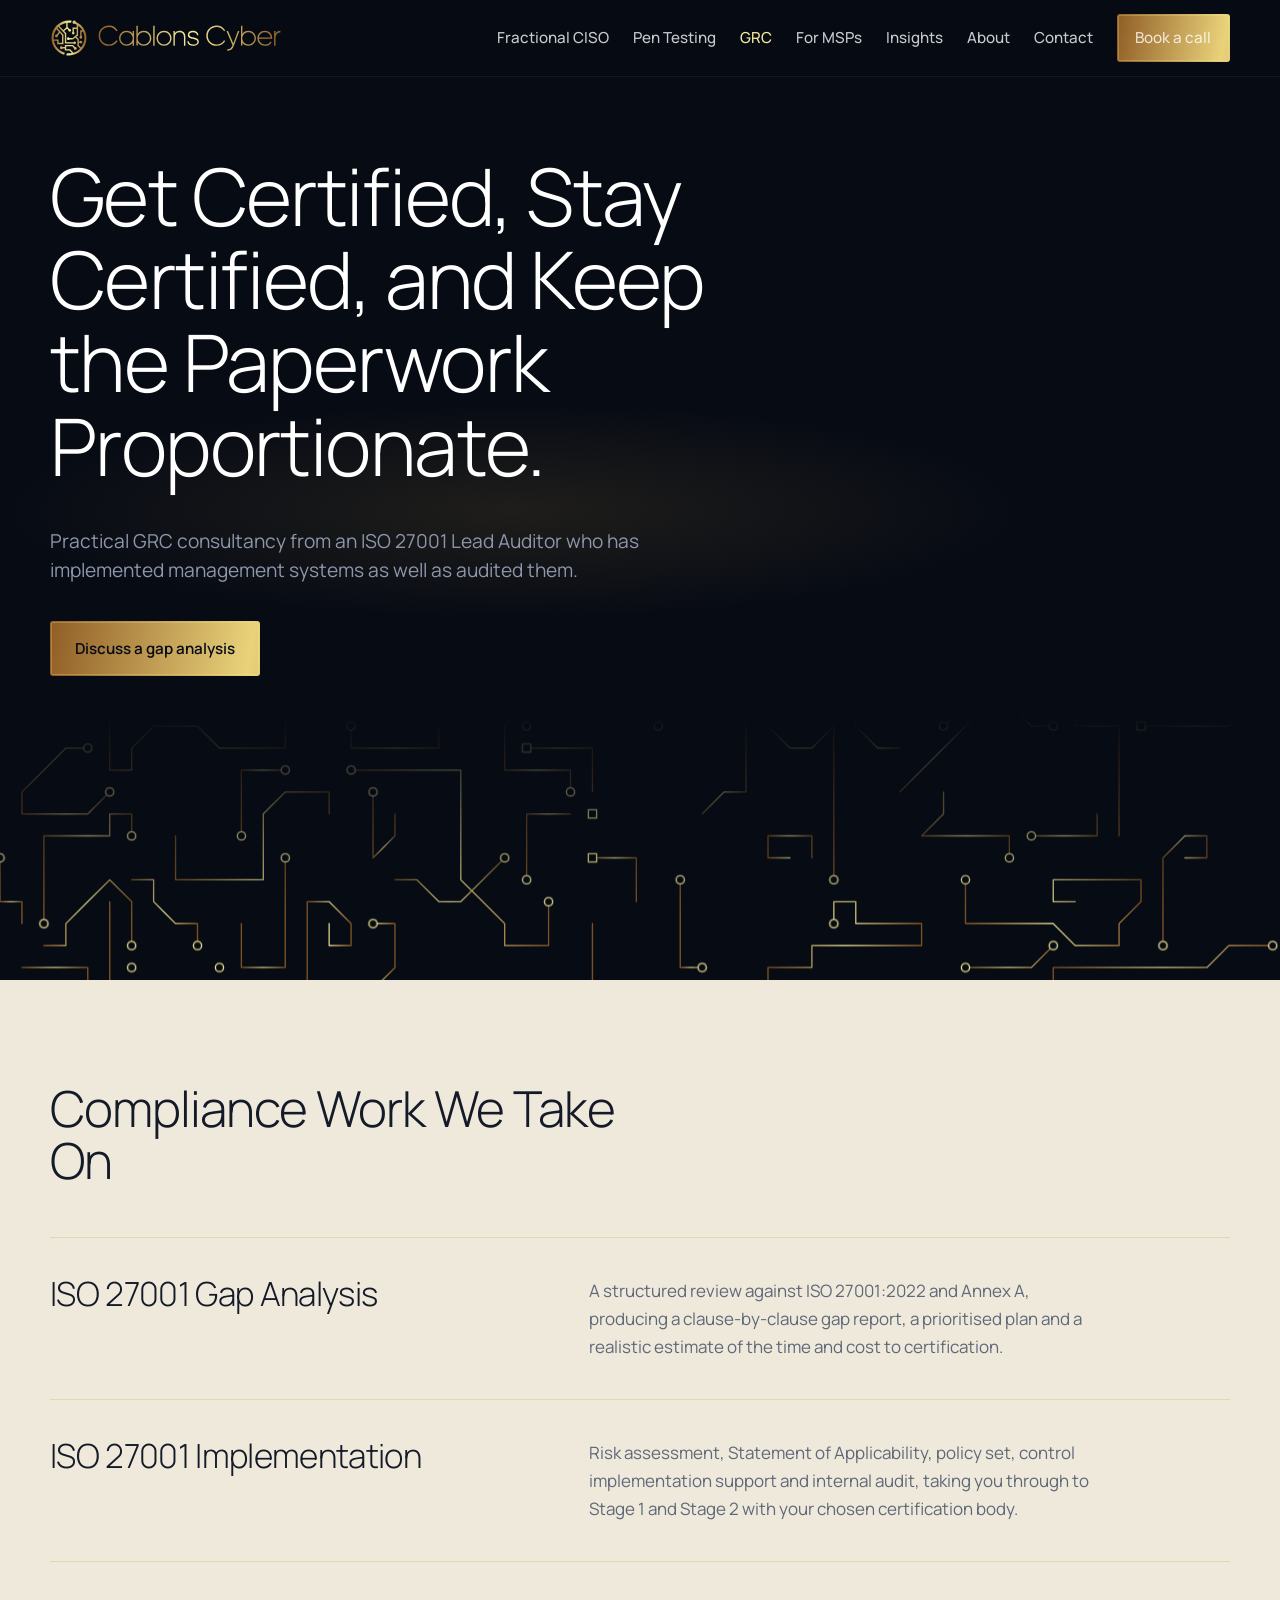
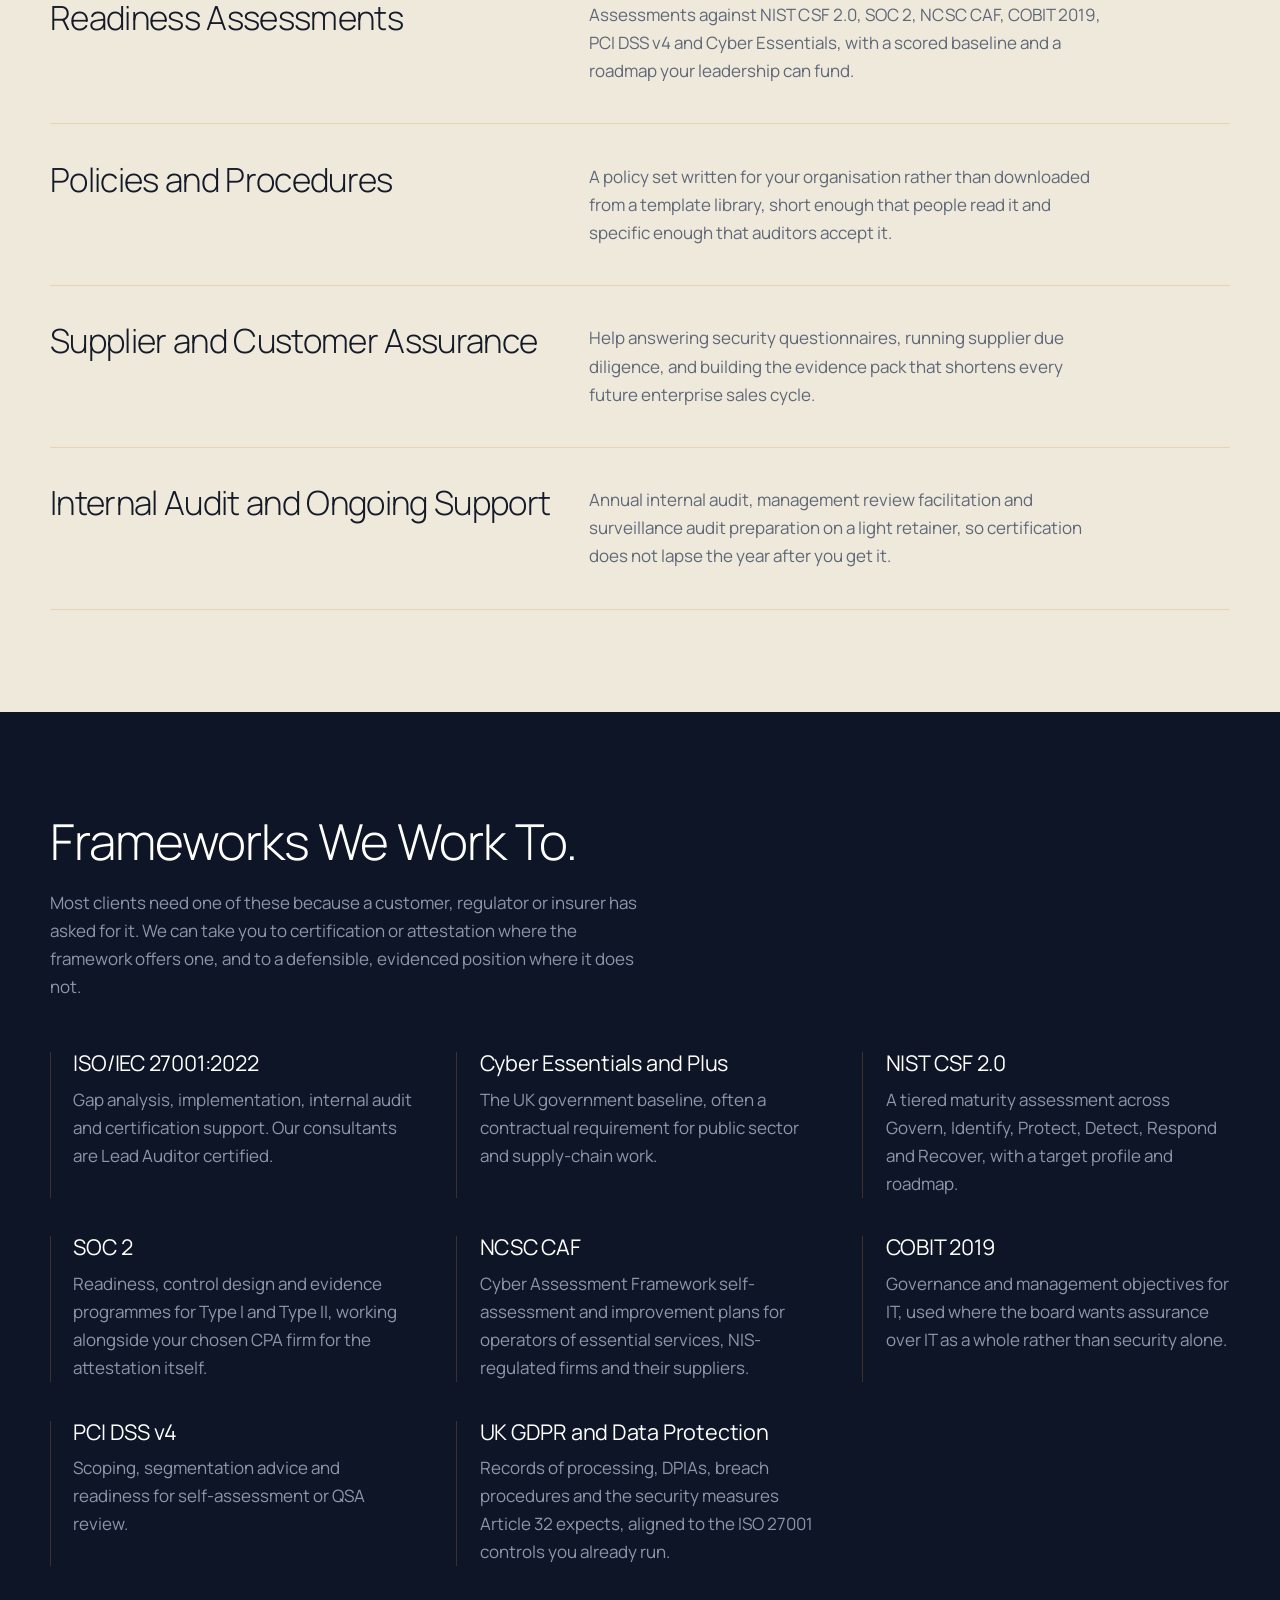
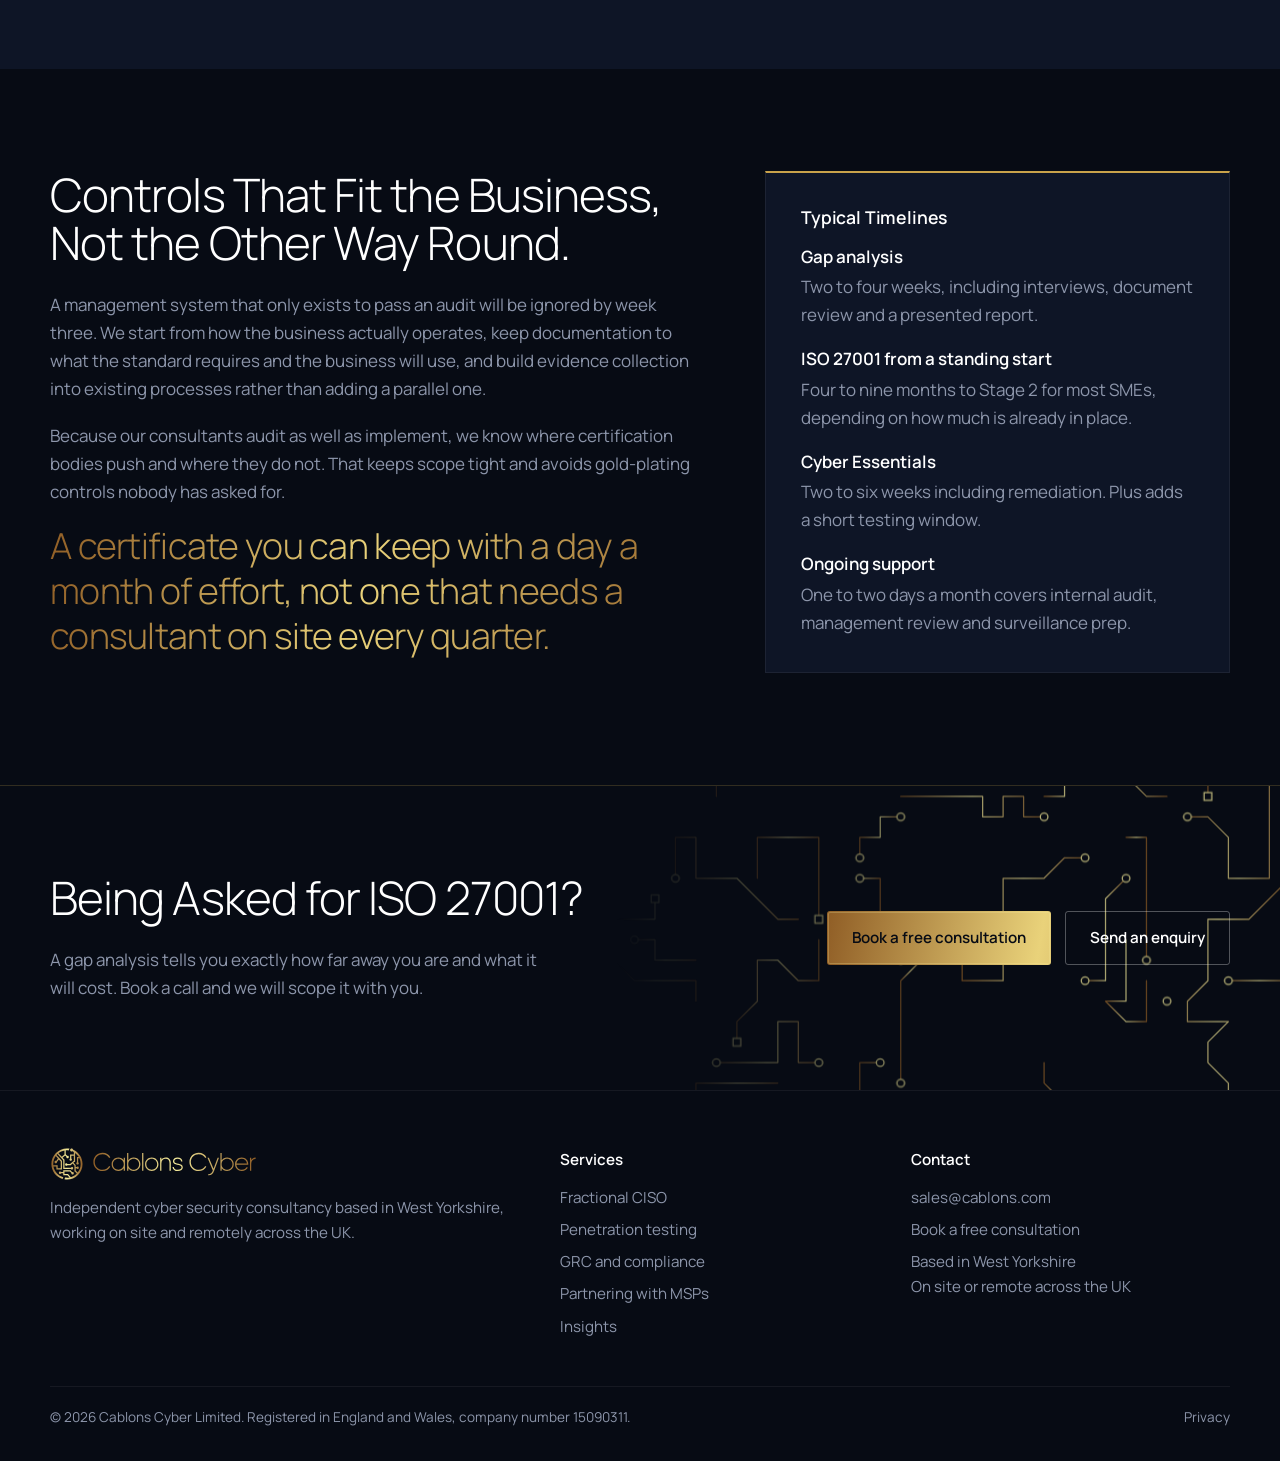
<file: grc-consultancy.html>
<!doctype html>
<html lang="en-GB">
<head>
<meta charset="utf-8">
<meta name="viewport" content="width=device-width, initial-scale=1">
<title>ISO 27001, Cyber Essentials and GRC Consultancy | Cablons Cyber</title>
<meta name="description" content="ISO 27001, Cyber Essentials, NIST CSF 2.0, SOC 2, NCSC CAF, COBIT 2019 and PCI DSS consultancy: gap analysis, implementation, readiness assessment, policies and internal audit.">
<link rel="canonical" href="https://www.cablons.com/grc-consultancy.html">
<meta property="og:type" content="website">
<meta property="og:title" content="ISO 27001, Cyber Essentials and GRC consultancy | Cablons Cyber">
<meta property="og:description" content="ISO 27001, Cyber Essentials, NIST CSF 2.0, SOC 2, NCSC CAF, COBIT 2019 and PCI DSS consultancy: gap analysis, implementation, readiness assessment, policies and internal audit.">
<meta property="og:url" content="https://www.cablons.com/grc-consultancy.html">
<meta property="og:image" content="https://www.cablons.com/assets/og-image.png">
<meta name="twitter:card" content="summary">
<meta name="theme-color" content="#070b14">
<link rel="icon" href="assets/favicon.png" type="image/png" sizes="32x32">
<link rel="apple-touch-icon" href="assets/apple-touch-icon.png">
<link rel="preconnect" href="https://fonts.googleapis.com">
<link rel="preconnect" href="https://fonts.gstatic.com" crossorigin>
<link href="https://fonts.googleapis.com/css2?family=Manrope:wght@300;400;500;600&display=swap" rel="stylesheet">
<link rel="stylesheet" href="styles.css">
<script type="application/ld+json">
{
  "@context": "https://schema.org",
  "@type": "ProfessionalService",
  "name": "Cablons Cyber Limited",
  "url": "https://www.cablons.com/",
  "logo": "https://www.cablons.com/assets/logo.svg",
  "email": "sales@cablons.com",
  "address": {"@type": "PostalAddress", "addressRegion": "West Yorkshire", "addressCountry": "GB"},
  "areaServed": "United Kingdom",
  "description": "ISO 27001, Cyber Essentials, NIST CSF 2.0, SOC 2, NCSC CAF, COBIT 2019 and PCI DSS consultancy: gap analysis, implementation, readiness assessment, policies and internal audit."
}
</script>
</head>
<body>
<a class="skip" href="#main">Skip to content</a>
<header class="site-header">
  <div class="wrap">
    <a class="brand" href="index.html" aria-label="Cablons Cyber home"><img src="assets/logo.svg" alt="Cablons Cyber"></a>
    <button class="nav-toggle" aria-expanded="false" aria-controls="nav">Menu</button>
    <nav class="nav" id="nav" aria-label="Main">
      <a href="vciso.html">Fractional CISO</a>
      <a href="penetration-testing.html">Pen Testing</a>
      <a href="grc-consultancy.html" aria-current="page">GRC</a>
      <a href="msp-partners.html">For MSPs</a>
      <a href="insights.html">Insights</a>
      <a href="about.html">About</a>
      <a href="contact.html">Contact</a>
      <a class="btn btn-gold" href="https://calendly.com/shaun-wakefield-cablons">Book a call</a>
    </nav>
  </div>
</header>
<main id="main">

<section class="hero art-bottom">
  <div class="art"><svg class="circuit" viewBox="0 0 1400 520" fill="none" aria-hidden="true" focusable="false">
<defs><linearGradient id="goldline" x1="0" y1="0" x2="1" y2="0"><stop offset="0" stop-color="#905e26"/><stop offset="0.5" stop-color="#f5ec9b"/><stop offset="1" stop-color="#905e26"/></linearGradient></defs>
<path class="trace" style="--i:0" d="M600,144 L600,120 L600,96 L576,96 L552,96 L552,120 L528,144 L504,168 L504,192 L504,216 L504,240 L504,264 L504,288 L480,288 L456,288 L432,288 L408,288 L384,288" pathLength="1"/>
<path class="trace" style="--i:1" d="M1224,216 L1224,240 L1224,264 L1224,288 L1224,312 L1224,336 L1200,336 L1176,336 L1176,360 L1200,360 L1224,360 L1224,384 L1224,408 L1224,432 L1224,456 L1224,480" pathLength="1"/>
<path class="trace" style="--i:2" d="M864,24 L840,48 L840,72 L864,72 L888,72 L888,96 L912,96 L936,96 L960,96 L984,96 L1008,96 L1008,120 L984,120 L960,120 L936,120 L936,144 L912,144 L912,120" pathLength="1"/>
<path class="trace" style="--i:3" d="M1200,48 L1176,48 L1152,48 L1152,72 L1176,72 L1200,72 L1224,72 L1248,72 L1272,72 L1296,72 L1320,72 L1344,96 L1368,96 L1392,96" pathLength="1"/>
<path class="trace" style="--i:4" d="M600,456 L624,456 L648,456 L672,456 L696,456 L720,456 L720,480" pathLength="1"/>
<path class="trace" style="--i:5" d="M504,384 L528,408 L552,408 L552,384 L576,384 L600,384 L600,408 L624,408 L648,408 L672,408 L696,408 L720,408 L720,432" pathLength="1"/>
<path class="trace" style="--i:6" d="M1296,192 L1320,192 L1320,216 L1296,216 L1272,192 L1272,168 L1272,144 L1272,120 L1272,96" pathLength="1"/>
<path class="trace" style="--i:7" d="M360,120 L360,96 L384,96 L384,120 L360,144 L336,144 L336,120 L336,96 L336,72 L336,48 L336,24" pathLength="1"/>
<path class="trace" style="--i:8" d="M360,240 L360,264 L336,264 L312,264 L288,240 L288,216 L288,192 L288,168 L264,168 L240,168 L216,168 L192,168 L192,192 L192,216" pathLength="1"/>
<path class="trace" style="--i:9" d="M384,24 L408,48 L432,72 L432,96 L432,120 L408,120" pathLength="1"/>
<path class="trace" style="--i:10" d="M984,264 L1008,288 L1032,312 L1056,336 L1080,360 L1080,384 L1080,408 L1056,408 L1056,384 L1056,360 L1032,336" pathLength="1"/>
<path class="trace" style="--i:11" d="M792,456 L792,432 L816,432 L840,432 L864,432 L888,432 L912,432 L936,432 L960,408" pathLength="1"/>
<path class="trace" style="--i:12" d="M1032,264 L1032,240 L1008,216 L1032,216 L1056,216 L1080,216 L1104,216 L1104,192" pathLength="1"/>
<path class="trace" style="--i:13" d="M1176,144 L1152,144 L1152,168 L1176,168 L1200,168 L1224,168 L1248,168 L1248,144 L1224,120 L1224,96 L1200,96 L1176,96 L1152,120 L1128,120 L1104,120 L1080,120 L1056,120 L1056,144 L1056,168" pathLength="1"/>
<path class="trace" style="--i:14" d="M840,336 L864,312 L888,312 L912,336 L912,312 L912,288 L912,264 L912,240 L912,216 L912,192 L912,168" pathLength="1"/>
<path class="trace" style="--i:15" d="M936,408 L912,408 L888,408 L888,384 L888,360" pathLength="1"/>
<path class="trace" style="--i:16" d="M984,48 L960,48 L936,48 L912,48 L888,24" pathLength="1"/>
<path class="trace" style="--i:17" d="M312,384 L312,408 L312,432 L312,456 L336,480" pathLength="1"/>
<path class="trace" style="--i:18" d="M600,360 L576,360 L552,336 L552,312 L552,288 L576,288 L600,288 L624,288 L624,264" pathLength="1"/>
<path class="trace" style="--i:19" d="M1320,456 L1296,456 L1272,456 L1272,480 L1296,480" pathLength="1"/>
<path class="trace" style="--i:20" d="M120,360 L120,336 L120,312 L120,288 L144,288 L144,312 L168,336 L192,336 L216,336 L240,312 L264,312 L288,312 L312,312 L312,336 L312,360" pathLength="1"/>
<path class="trace" style="--i:21" d="M120,144 L120,120 L120,96 L120,72 L120,48 L120,24 L144,24" pathLength="1"/>
<path class="trace" style="--i:22" d="M768,240 L792,264 L816,264 L816,288 L816,312 L816,336 L792,360 L792,384 L792,408" pathLength="1"/>
<path class="trace" style="--i:23" d="M888,192 L888,216 L864,216 L840,216 L840,192 L864,192" pathLength="1"/>
<path class="trace" style="--i:24" d="M984,312 L960,312 L936,336 L936,360 L936,384" pathLength="1"/>
<path class="trace" style="--i:25" d="M744,168 L744,144 L744,120 L744,96 L744,72 L768,72" pathLength="1"/>
<path class="trace" style="--i:26" d="M1200,240 L1200,216 L1176,216 L1152,216 L1128,216" pathLength="1"/>
<path class="trace" style="--i:27" d="M624,240 L600,240 L576,240 L576,216 L576,192 L576,168" pathLength="1"/>
<path class="trace" style="--i:28" d="M48,96 L72,96 L72,120 L96,144 L120,168 L144,144 L144,120 L144,96" pathLength="1"/>
<path class="trace" style="--i:29" d="M144,216 L144,240 L120,240 L120,216 L96,216 L72,216 L48,216 L48,192 L48,168 L48,144 L48,120" pathLength="1"/>
<path class="trace" style="--i:30" d="M264,216 L264,240 L264,264 L264,288 L288,288 L312,288" pathLength="1"/>
<path class="trace" style="--i:31" d="M720,360 L696,360 L672,360 L672,384 L648,384 L624,360" pathLength="1"/>
<path class="trace" style="--i:32" d="M216,96 L216,120 L192,120 L168,144 L168,168 L144,168" pathLength="1"/>
<path class="trace" style="--i:33" d="M384,480 L384,456 L384,432 L384,408 L384,384 L384,360 L360,360 L360,384" pathLength="1"/>
<path class="trace" style="--i:34" d="M144,432 L120,408 L120,384 L96,384 L72,384 L48,384 L24,384 L0,384" pathLength="1"/>
<path class="trace" style="--i:35" d="M648,120 L648,96 L648,72 L648,48 L624,48 L624,24 L600,24" pathLength="1"/>
<path class="trace" style="--i:36" d="M1368,384 L1368,360 L1344,336 L1320,336 L1296,336 L1272,336 L1248,336" pathLength="1"/>
<path class="trace" style="--i:37" d="M432,240 L432,216 L408,192 L408,216 L408,240 L408,264" pathLength="1"/>
<path class="trace" style="--i:38" d="M720,336 L696,336 L672,336 L648,336 L624,336 L600,336 L576,336" pathLength="1"/>
<path class="trace" style="--i:39" d="M480,336 L480,312 L456,312 L432,312 L408,312 L384,312 L384,336" pathLength="1"/>
<path class="trace" style="--i:40" d="M1080,456 L1080,432 L1104,408 L1104,384 L1104,360 L1128,336 L1152,336" pathLength="1"/>
<path class="trace" style="--i:41" d="M264,120 L264,96 L264,72 L288,72 L312,72 L312,96 L312,120 L312,144 L312,168 L312,192" pathLength="1"/>
<path class="trace" style="--i:42" d="M744,240 L720,240 L696,240 L672,240 L648,240" pathLength="1"/>
<path class="trace" style="--i:43" d="M1056,72 L1080,72 L1104,72 L1128,72 L1152,96" pathLength="1"/>
<path class="trace" style="--i:44" d="M1296,168 L1320,168 L1344,168 L1368,168 L1392,168" pathLength="1"/>
<path class="trace" style="--i:45" d="M648,264 L648,288 L648,312 L624,312 L600,312 L576,312" pathLength="1"/>
<path class="trace" style="--i:46" d="M696,144 L696,168 L696,192 L672,192 L648,192" pathLength="1"/>
<path class="trace" style="--i:47" d="M456,408 L432,408 L432,432 L432,456 L408,456 L408,432 L408,408 L432,384 L456,384 L480,384" pathLength="1"/>
<path class="trace" style="--i:48" d="M432,168 L456,168 L480,144 L504,144 L528,168 L552,192" pathLength="1"/>
<path class="trace" style="--i:49" d="M24,72 L48,72 L72,72 L96,72 L96,48 L96,24" pathLength="1"/>
<path class="trace" style="--i:50" d="M96,312 L72,312 L48,288 L24,264 L24,240 L48,240 L72,240 L96,240 L120,264" pathLength="1"/>
<path class="trace" style="--i:51" d="M216,432 L216,456 L216,480 L240,480 L264,480 L264,456 L264,432 L264,408 L264,384 L264,360 L288,360" pathLength="1"/>
<path class="trace" style="--i:52" d="M240,72 L216,72 L192,72 L168,72 L144,72" pathLength="1"/>
<path class="trace" style="--i:53" d="M24,120 L24,144 L0,144 L0,168 L0,192" pathLength="1"/>
<circle class="node" style="--i:0" cx="384" cy="288" r="4.5"/>
<circle class="node" style="--i:0" cx="600" cy="144" r="4.5"/>
<circle class="node" style="--i:1" cx="1224" cy="480" r="4.5"/>
<circle class="node" style="--i:2" cx="912" cy="120" r="4.5"/>
<circle class="node" style="--i:3" cx="1392" cy="96" r="4.5"/>
<circle class="node" style="--i:3" cx="1200" cy="48" r="4.5"/>
<circle class="node" style="--i:4" cx="720" cy="480" r="4.5"/>
<circle class="node" style="--i:5" cx="720" cy="432" r="4.5"/>
<circle class="node" style="--i:6" cx="1272" cy="96" r="4.5"/>
<circle class="node" style="--i:7" cx="336" cy="24" r="4.5"/>
<circle class="node" style="--i:9" cx="408" cy="120" r="4.5"/>
<circle class="node" style="--i:10" cx="1032" cy="336" r="4.5"/>
<circle class="node" style="--i:12" cx="1104" cy="192" r="4.5"/>
<circle class="node" style="--i:13" cx="1056" cy="168" r="4.5"/>
<circle class="node" style="--i:14" cx="912" cy="168" r="4.5"/>
<circle class="node" style="--i:15" cx="888" cy="360" r="4.5"/>
<circle class="node" style="--i:15" cx="936" cy="408" r="4.5"/>
<circle class="node" style="--i:17" cx="336" cy="480" r="4.5"/>
<circle class="node" style="--i:17" cx="312" cy="384" r="4.5"/>
<circle class="node" style="--i:18" cx="624" cy="264" r="4.5"/>
<circle class="node" style="--i:19" cx="1296" cy="480" r="4.5"/>
<circle class="node" style="--i:19" cx="1320" cy="456" r="4.5"/>
<circle class="node" style="--i:20" cx="312" cy="360" r="4.5"/>
<circle class="node" style="--i:21" cx="144" cy="24" r="4.5"/>
<circle class="node" style="--i:22" cx="792" cy="408" r="4.5"/>
<circle class="node" style="--i:24" cx="936" cy="384" r="4.5"/>
<circle class="node" style="--i:25" cx="768" cy="72" r="4.5"/>
<circle class="node" style="--i:25" cx="744" cy="168" r="4.5"/>
<circle class="node" style="--i:26" cx="1128" cy="216" r="4.5"/>
<circle class="node" style="--i:27" cx="576" cy="168" r="4.5"/>
<circle class="node" style="--i:28" cx="144" cy="96" r="4.5"/>
<circle class="node" style="--i:29" cx="48" cy="120" r="4.5"/>
<circle class="node" style="--i:29" cx="144" cy="216" r="4.5"/>
<circle class="node" style="--i:30" cx="312" cy="288" r="4.5"/>
<circle class="node" style="--i:30" cx="264" cy="216" r="4.5"/>
<circle class="node" style="--i:31" cx="624" cy="360" r="4.5"/>
<circle class="node" style="--i:32" cx="216" cy="96" r="4.5"/>
<circle class="node" style="--i:33" cx="360" cy="384" r="4.5"/>
<circle class="node" style="--i:33" cx="384" cy="480" r="4.5"/>
<circle class="node" style="--i:34" cx="144" cy="432" r="4.5"/>
<circle class="node" style="--i:35" cx="600" cy="24" r="4.5"/>
<circle class="node" style="--i:37" cx="408" cy="264" r="4.5"/>
<circle class="node" style="--i:38" cx="576" cy="336" r="4.5"/>
<circle class="node" style="--i:38" cx="720" cy="336" r="4.5"/>
<circle class="node" style="--i:39" cx="384" cy="336" r="4.5"/>
<circle class="node" style="--i:40" cx="1152" cy="336" r="4.5"/>
<circle class="node" style="--i:41" cx="312" cy="192" r="4.5"/>
<circle class="node" style="--i:43" cx="1152" cy="96" r="4.5"/>
<circle class="node" style="--i:43" cx="1056" cy="72" r="4.5"/>
<circle class="node" style="--i:47" cx="480" cy="384" r="4.5"/>
<circle class="node" style="--i:48" cx="552" cy="192" r="4.5"/>
<circle class="node" style="--i:49" cx="96" cy="24" r="4.5"/>
<circle class="node" style="--i:50" cx="120" cy="264" r="4.5"/>
<circle class="node" style="--i:50" cx="96" cy="312" r="4.5"/>
<circle class="node" style="--i:51" cx="288" cy="360" r="4.5"/>
<circle class="node" style="--i:52" cx="144" cy="72" r="4.5"/>
<circle class="node" style="--i:52" cx="240" cy="72" r="4.5"/>
<circle class="node" style="--i:53" cx="0" cy="192" r="4.5"/>
<rect class="node" style="--i:5" x="499.5" y="379.5" width="9" height="9"/>
<rect class="node" style="--i:11" x="955.5" y="403.5" width="9" height="9"/>
<rect class="node" style="--i:16" x="883.5" y="19.5" width="9" height="9"/>
<rect class="node" style="--i:16" x="979.5" y="43.5" width="9" height="9"/>
<rect class="node" style="--i:36" x="1243.5" y="331.5" width="9" height="9"/>
<rect class="node" style="--i:42" x="643.5" y="235.5" width="9" height="9"/>
<rect class="node" style="--i:45" x="571.5" y="307.5" width="9" height="9"/>
<rect class="node" style="--i:46" x="643.5" y="187.5" width="9" height="9"/>
</svg></div>
  <div class="wrap">
    <div class="hero-copy">
      <h1>Get Certified, Stay Certified, and Keep the Paperwork Proportionate.</h1>
      <p class="lead">Practical GRC consultancy from an ISO 27001 Lead Auditor who has implemented management systems as well as audited them.</p>
      <div class="actions"><a class="btn btn-gold" href="https://calendly.com/shaun-wakefield-cablons">Discuss a gap analysis</a></div>
    </div>
  </div>
</section>


<section class="section on-bone">
  <div class="wrap">
    <div class="section-head"><h2>Compliance Work We Take On</h2></div>
    <div class="ledger">
<div class="ledger-row"><h3>ISO 27001 Gap Analysis</h3><p>A structured review against ISO 27001:2022 and Annex A, producing a clause-by-clause gap report, a prioritised plan and a realistic estimate of the time and cost to certification.</p><span></span></div>
<div class="ledger-row"><h3>ISO 27001 Implementation</h3><p>Risk assessment, Statement of Applicability, policy set, control implementation support and internal audit, taking you through to Stage 1 and Stage 2 with your chosen certification body.</p><span></span></div>
<div class="ledger-row"><h3>Readiness Assessments</h3><p>Assessments against NIST CSF 2.0, SOC 2, NCSC CAF, COBIT 2019, PCI DSS v4 and Cyber Essentials, with a scored baseline and a roadmap your leadership can fund.</p><span></span></div>
<div class="ledger-row"><h3>Policies and Procedures</h3><p>A policy set written for your organisation rather than downloaded from a template library, short enough that people read it and specific enough that auditors accept it.</p><span></span></div>
<div class="ledger-row"><h3>Supplier and Customer Assurance</h3><p>Help answering security questionnaires, running supplier due diligence, and building the evidence pack that shortens every future enterprise sales cycle.</p><span></span></div>
<div class="ledger-row"><h3>Internal Audit and Ongoing Support</h3><p>Annual internal audit, management review facilitation and surveillance audit preparation on a light retainer, so certification does not lapse the year after you get it.</p><span></span></div>
</div>
  </div>
</section>

<section class="section on-navy">
  <div class="wrap">
    <div class="section-head">
      <h2>Frameworks We Work To.</h2>
      <p class="muted">Most clients need one of these because a customer, regulator or insurer has asked for it. We can take you to certification or attestation where the framework offers one, and to a defensible, evidenced position where it does not.</p>
    </div>
    <div class="starts">
      <div class="start"><h3>ISO/IEC 27001:2022</h3><p>Gap analysis, implementation, internal audit and certification support. Our consultants are Lead Auditor certified.</p></div>
      <div class="start"><h3>Cyber Essentials and Plus</h3><p>The UK government baseline, often a contractual requirement for public sector and supply-chain work.</p></div>
      <div class="start"><h3>NIST CSF 2.0</h3><p>A tiered maturity assessment across Govern, Identify, Protect, Detect, Respond and Recover, with a target profile and roadmap.</p></div>
      <div class="start"><h3>SOC 2</h3><p>Readiness, control design and evidence programmes for Type I and Type II, working alongside your chosen CPA firm for the attestation itself.</p></div>
      <div class="start"><h3>NCSC CAF</h3><p>Cyber Assessment Framework self-assessment and improvement plans for operators of essential services, NIS-regulated firms and their suppliers.</p></div>
      <div class="start"><h3>COBIT 2019</h3><p>Governance and management objectives for IT, used where the board wants assurance over IT as a whole rather than security alone.</p></div>
      <div class="start"><h3>PCI DSS v4</h3><p>Scoping, segmentation advice and readiness for self-assessment or QSA review.</p></div>
      <div class="start"><h3>UK GDPR and Data Protection</h3><p>Records of processing, DPIAs, breach procedures and the security measures Article 32 expects, aligned to the ISO 27001 controls you already run.</p></div>
    </div>
  </div>
</section>

<section class="section on-void">
  <div class="wrap statement">
    <div>
      <h2>Controls That Fit the Business, Not the Other Way Round.</h2>
      <p class="muted">A management system that only exists to pass an audit will be ignored by week three. We start from how the business actually operates, keep documentation to what the standard requires and the business will use, and build evidence collection into existing processes rather than adding a parallel one.</p>
      <p class="muted">Because our consultants audit as well as implement, we know where certification bodies push and where they do not. That keeps scope tight and avoids gold-plating controls nobody has asked for.</p>
      <p class="cred">A certificate you can keep with a day a month of effort, not one that needs a consultant on site every quarter.</p>
    </div>
    <div class="panel">
      <h3>Typical Timelines</h3>
      <dl>
        <dt>Gap analysis</dt><dd>Two to four weeks, including interviews, document review and a presented report.</dd>
        <dt>ISO 27001 from a standing start</dt><dd>Four to nine months to Stage 2 for most SMEs, depending on how much is already in place.</dd>
        <dt>Cyber Essentials</dt><dd>Two to six weeks including remediation. Plus adds a short testing window.</dd>
        <dt>Ongoing support</dt><dd>One to two days a month covers internal audit, management review and surveillance prep.</dd>
      </dl>
    </div>
  </div>
</section>


<section class="cta">
  <div class="art"><svg class="circuit" viewBox="0 0 900 620" fill="none" aria-hidden="true" focusable="false">
<defs><linearGradient id="goldline" x1="0" y1="0" x2="1" y2="0"><stop offset="0" stop-color="#905e26"/><stop offset="0.5" stop-color="#f5ec9b"/><stop offset="1" stop-color="#905e26"/></linearGradient></defs>
<path class="trace" style="--i:0" d="M696,72 L672,72 L648,72 L624,72 L600,72 L576,72 L552,72 L528,72 L504,72 L480,72 L480,48 L456,24" pathLength="1"/>
<path class="trace" style="--i:1" d="M720,48 L744,48 L768,72 L792,96 L768,120 L768,144 L768,168 L768,192 L768,216 L768,240 L744,240 L720,240 L720,216 L720,192 L696,168 L672,168" pathLength="1"/>
<path class="trace" style="--i:2" d="M624,504 L648,504 L672,504 L696,504 L720,504 L720,480 L696,456 L696,432 L720,408 L696,408 L672,408 L672,384 L696,360 L696,336 L696,312 L696,288 L720,288 L744,288 L768,264 L792,240 L792,216" pathLength="1"/>
<path class="trace" style="--i:3" d="M336,480 L336,456 L336,432 L336,408 L336,384 L336,360 L360,336 L336,336" pathLength="1"/>
<path class="trace" style="--i:4" d="M840,480 L816,480 L816,504 L816,528 L816,552 L792,552 L768,552 L744,552 L744,528 L720,528" pathLength="1"/>
<path class="trace" style="--i:5" d="M456,504 L456,528 L456,552 L480,576 L504,576" pathLength="1"/>
<path class="trace" style="--i:6" d="M624,360 L624,384 L624,408 L600,408 L576,384 L600,384 L600,360 L600,336 L600,312" pathLength="1"/>
<path class="trace" style="--i:7" d="M600,192 L624,192 L624,216 L624,240 L624,264 L624,288 L624,312 L624,336" pathLength="1"/>
<path class="trace" style="--i:8" d="M432,288 L408,288 L408,312 L408,336 L408,360 L432,360 L456,360 L456,336 L456,312 L456,288 L456,264 L456,240 L480,240 L504,240 L528,216 L552,216" pathLength="1"/>
<path class="trace" style="--i:9" d="M360,48 L360,72 L384,72 L408,48 L432,24" pathLength="1"/>
<path class="trace" style="--i:10" d="M816,288 L816,264 L840,264 L864,264 L888,264" pathLength="1"/>
<path class="trace" style="--i:11" d="M240,456 L216,456 L216,432 L216,408 L192,408 L192,432 L192,456 L168,456 L144,456 L120,456" pathLength="1"/>
<path class="trace" style="--i:12" d="M240,312 L240,336 L240,360 L216,360 L192,336 L168,336 L168,360 L168,384 L144,408 L144,432" pathLength="1"/>
<path class="trace" style="--i:13" d="M168,240 L168,216 L168,192 L192,192 L216,192 L240,192 L240,216 L240,240 L240,264 L240,288" pathLength="1"/>
<path class="trace" style="--i:14" d="M552,360 L576,360 L576,336 L576,312 L576,288 L576,264 L600,240" pathLength="1"/>
<path class="trace" style="--i:15" d="M816,336 L840,336 L864,336 L864,360 L840,384 L816,408 L816,432 L816,456 L840,456 L864,456 L888,456" pathLength="1"/>
<path class="trace" style="--i:16" d="M336,144 L360,144 L384,144 L408,144 L432,144 L432,168 L456,168 L456,144 L480,144 L480,168 L504,168" pathLength="1"/>
<path class="trace" style="--i:17" d="M432,504 L408,504 L384,504 L360,504 L336,504 L312,504 L288,504 L288,480 L288,456 L312,456" pathLength="1"/>
<path class="trace" style="--i:18" d="M816,216 L816,192 L816,168 L816,144 L816,120 L816,96 L840,96 L864,120 L888,120" pathLength="1"/>
<path class="trace" style="--i:19" d="M216,288 L192,288 L168,264 L144,240 L120,240 L96,240 L96,216 L96,192 L72,192 L72,216 L72,240" pathLength="1"/>
<path class="trace" style="--i:20" d="M504,456 L504,480 L528,504 L552,528 L552,552 L552,576" pathLength="1"/>
<path class="trace" style="--i:21" d="M504,144 L528,144 L528,120 L552,96 L528,96" pathLength="1"/>
<path class="trace" style="--i:22" d="M120,144 L120,120 L120,96 L120,72 L120,48 L96,48 L72,48 L48,48 L24,24 L0,24" pathLength="1"/>
<path class="trace" style="--i:23" d="M648,264 L648,288 L648,312 L648,336 L648,360 L648,384" pathLength="1"/>
<path class="trace" style="--i:24" d="M288,240 L312,240 L312,264 L312,288 L288,288 L264,288" pathLength="1"/>
<path class="trace" style="--i:25" d="M744,120 L744,96 L720,96 L696,120 L696,144" pathLength="1"/>
<path class="trace" style="--i:26" d="M96,384 L96,360 L72,360 L48,360 L24,360 L0,336 L0,312 L0,288 L24,288 L48,288 L48,264" pathLength="1"/>
<path class="trace" style="--i:27" d="M360,24 L336,24 L312,24 L288,24 L264,24 L240,48 L240,72 L264,96 L288,96 L288,120 L312,120 L336,120" pathLength="1"/>
<path class="trace" style="--i:28" d="M96,336 L72,336 L48,336 L48,312 L24,312" pathLength="1"/>
<path class="trace" style="--i:29" d="M720,360 L744,360 L768,360 L792,360 L792,384 L792,408 L792,432 L792,456" pathLength="1"/>
<path class="trace" style="--i:30" d="M648,144 L624,144 L600,120 L576,120 L552,120" pathLength="1"/>
<path class="trace" style="--i:31" d="M576,576 L600,576 L600,552 L600,528 L576,528" pathLength="1"/>
<path class="trace" style="--i:32" d="M336,168 L312,168 L312,192 L288,192 L288,216" pathLength="1"/>
<path class="trace" style="--i:33" d="M192,480 L168,480 L144,480 L120,480 L96,480 L96,504 L96,528 L96,552 L96,576 L120,576 L144,576 L144,552 L168,528 L168,504" pathLength="1"/>
<circle class="node" style="--i:0" cx="456" cy="24" r="4.5"/>
<circle class="node" style="--i:1" cx="672" cy="168" r="4.5"/>
<circle class="node" style="--i:1" cx="720" cy="48" r="4.5"/>
<circle class="node" style="--i:2" cx="792" cy="216" r="4.5"/>
<circle class="node" style="--i:3" cx="336" cy="336" r="4.5"/>
<circle class="node" style="--i:3" cx="336" cy="480" r="4.5"/>
<circle class="node" style="--i:4" cx="720" cy="528" r="4.5"/>
<circle class="node" style="--i:7" cx="624" cy="336" r="4.5"/>
<circle class="node" style="--i:8" cx="552" cy="216" r="4.5"/>
<circle class="node" style="--i:8" cx="432" cy="288" r="4.5"/>
<circle class="node" style="--i:10" cx="888" cy="264" r="4.5"/>
<circle class="node" style="--i:11" cx="120" cy="456" r="4.5"/>
<circle class="node" style="--i:11" cx="240" cy="456" r="4.5"/>
<circle class="node" style="--i:14" cx="600" cy="240" r="4.5"/>
<circle class="node" style="--i:14" cx="552" cy="360" r="4.5"/>
<circle class="node" style="--i:15" cx="888" cy="456" r="4.5"/>
<circle class="node" style="--i:15" cx="816" cy="336" r="4.5"/>
<circle class="node" style="--i:16" cx="504" cy="168" r="4.5"/>
<circle class="node" style="--i:17" cx="312" cy="456" r="4.5"/>
<circle class="node" style="--i:19" cx="72" cy="240" r="4.5"/>
<circle class="node" style="--i:21" cx="528" cy="96" r="4.5"/>
<circle class="node" style="--i:22" cx="0" cy="24" r="4.5"/>
<circle class="node" style="--i:23" cx="648" cy="384" r="4.5"/>
<circle class="node" style="--i:24" cx="264" cy="288" r="4.5"/>
<circle class="node" style="--i:24" cx="288" cy="240" r="4.5"/>
<circle class="node" style="--i:28" cx="24" cy="312" r="4.5"/>
<circle class="node" style="--i:29" cx="792" cy="456" r="4.5"/>
<circle class="node" style="--i:29" cx="720" cy="360" r="4.5"/>
<circle class="node" style="--i:30" cx="552" cy="120" r="4.5"/>
<circle class="node" style="--i:31" cx="576" cy="528" r="4.5"/>
<circle class="node" style="--i:32" cx="288" cy="216" r="4.5"/>
<circle class="node" style="--i:32" cx="336" cy="168" r="4.5"/>
<rect class="node" style="--i:5" x="499.5" y="571.5" width="9" height="9"/>
<rect class="node" style="--i:9" x="427.5" y="19.5" width="9" height="9"/>
<rect class="node" style="--i:12" x="139.5" y="427.5" width="9" height="9"/>
<rect class="node" style="--i:13" x="235.5" y="283.5" width="9" height="9"/>
<rect class="node" style="--i:18" x="883.5" y="115.5" width="9" height="9"/>
<rect class="node" style="--i:20" x="547.5" y="571.5" width="9" height="9"/>
<rect class="node" style="--i:25" x="691.5" y="139.5" width="9" height="9"/>
<rect class="node" style="--i:26" x="43.5" y="259.5" width="9" height="9"/>
<rect class="node" style="--i:27" x="331.5" y="115.5" width="9" height="9"/>
</svg></div>
  <div class="wrap">
    <div>
      <h2>Being Asked for ISO 27001?</h2>
      <p>A gap analysis tells you exactly how far away you are and what it will cost. Book a call and we will scope it with you.</p>
    </div>
    <div class="actions">
      <a class="btn btn-gold" href="https://calendly.com/shaun-wakefield-cablons">Book a free consultation</a>
      <a class="btn btn-ghost" href="contact.html">Send an enquiry</a>
    </div>
  </div>
</section>


</main>
<footer class="site-footer">
  <div class="wrap">
    <div class="cols">
      <div>
        <a class="brand" href="index.html"><img src="assets/logo.svg" alt="Cablons Cyber"></a>
        <p>Independent cyber security consultancy based in West Yorkshire, working on site and remotely across the UK.</p>
      </div>
      <div>
        <h4>Services</h4>
        <ul>
          <li><a href="vciso.html">Fractional CISO</a></li>
          <li><a href="penetration-testing.html">Penetration testing</a></li>
          <li><a href="grc-consultancy.html">GRC and compliance</a></li>
          <li><a href="msp-partners.html">Partnering with MSPs</a></li>
          <li><a href="insights.html">Insights</a></li>
        </ul>
      </div>
      <div>
        <h4>Contact</h4>
        <ul>
          <li><a href="mailto:sales@cablons.com">sales@cablons.com</a></li>
          <li><a href="https://calendly.com/shaun-wakefield-cablons">Book a free consultation</a></li>
          <li>Based in West Yorkshire<br>On site or remote across the UK</li>
        </ul>
      </div>
    </div>
    <div class="legal">
      <span>&copy; 2026 Cablons Cyber Limited. Registered in England and Wales, company number 15090311.</span>
      <span><a href="privacy.html">Privacy</a></span>
    </div>
  </div>
</footer>
<script>
  (function () {
    var t = document.querySelector('.nav-toggle'), n = document.getElementById('nav');
    if (t) t.addEventListener('click', function () {
      var open = n.classList.toggle('open');
      t.setAttribute('aria-expanded', open ? 'true' : 'false');
    });
    var fmt = function (d) { if (!d) return ''; var m = ['Jan','Feb','Mar','Apr','May','Jun','Jul','Aug','Sep','Oct','Nov','Dec']; var p = d.split('-'); return parseInt(p[2], 10) + ' ' + m[parseInt(p[1], 10) - 1]; };
    var tk = document.getElementById('ticker');
    if (tk && window.fetch) {
      fetch('assets/news.json', {cache: 'no-cache'}).then(function (r) { return r.json(); }).then(function (d) {
        if (!d.items || !d.items.length) return;
        var html = d.items.map(function (it) {
          return '<li><a href="' + it.url + '" rel="noopener"><time>' + fmt(it.date) + '</time>' + it.title.replace(/</g, '&lt;') + '</a></li>';
        }).join('');
        tk.innerHTML = '<ul class="ticker-list">' + html + '</ul><ul class="ticker-list" aria-hidden="true">' + html + '</ul>';
        tk.classList.add('run');
      }).catch(function () { tk.innerHTML = '<ul class="ticker-list"><li><a href="https://thehackernews.com/" rel="noopener">Latest security news at The Hacker News</a></li></ul>'; });
    }
    var arts = document.querySelectorAll('.art');
    if ('IntersectionObserver' in window) {
      var io = new IntersectionObserver(function (es) {
        es.forEach(function (e) { if (e.isIntersecting) { e.target.classList.add('draw'); io.unobserve(e.target); } });
      }, { threshold: 0.2 });
      arts.forEach(function (a) { io.observe(a); });
      var pio = new IntersectionObserver(function (es) {
        es.forEach(function (e) { if (e.isIntersecting) { e.target.classList.add('lit'); pio.unobserve(e.target); } });
      }, { threshold: 0.5 });
      document.querySelectorAll('.process').forEach(function (p) { pio.observe(p); });
    } else {
      arts.forEach(function (a) { a.classList.add('draw'); });
      document.querySelectorAll('.process').forEach(function (p) { p.classList.add('lit'); });
    }
  })();
</script>
</body>
</html>
</file>
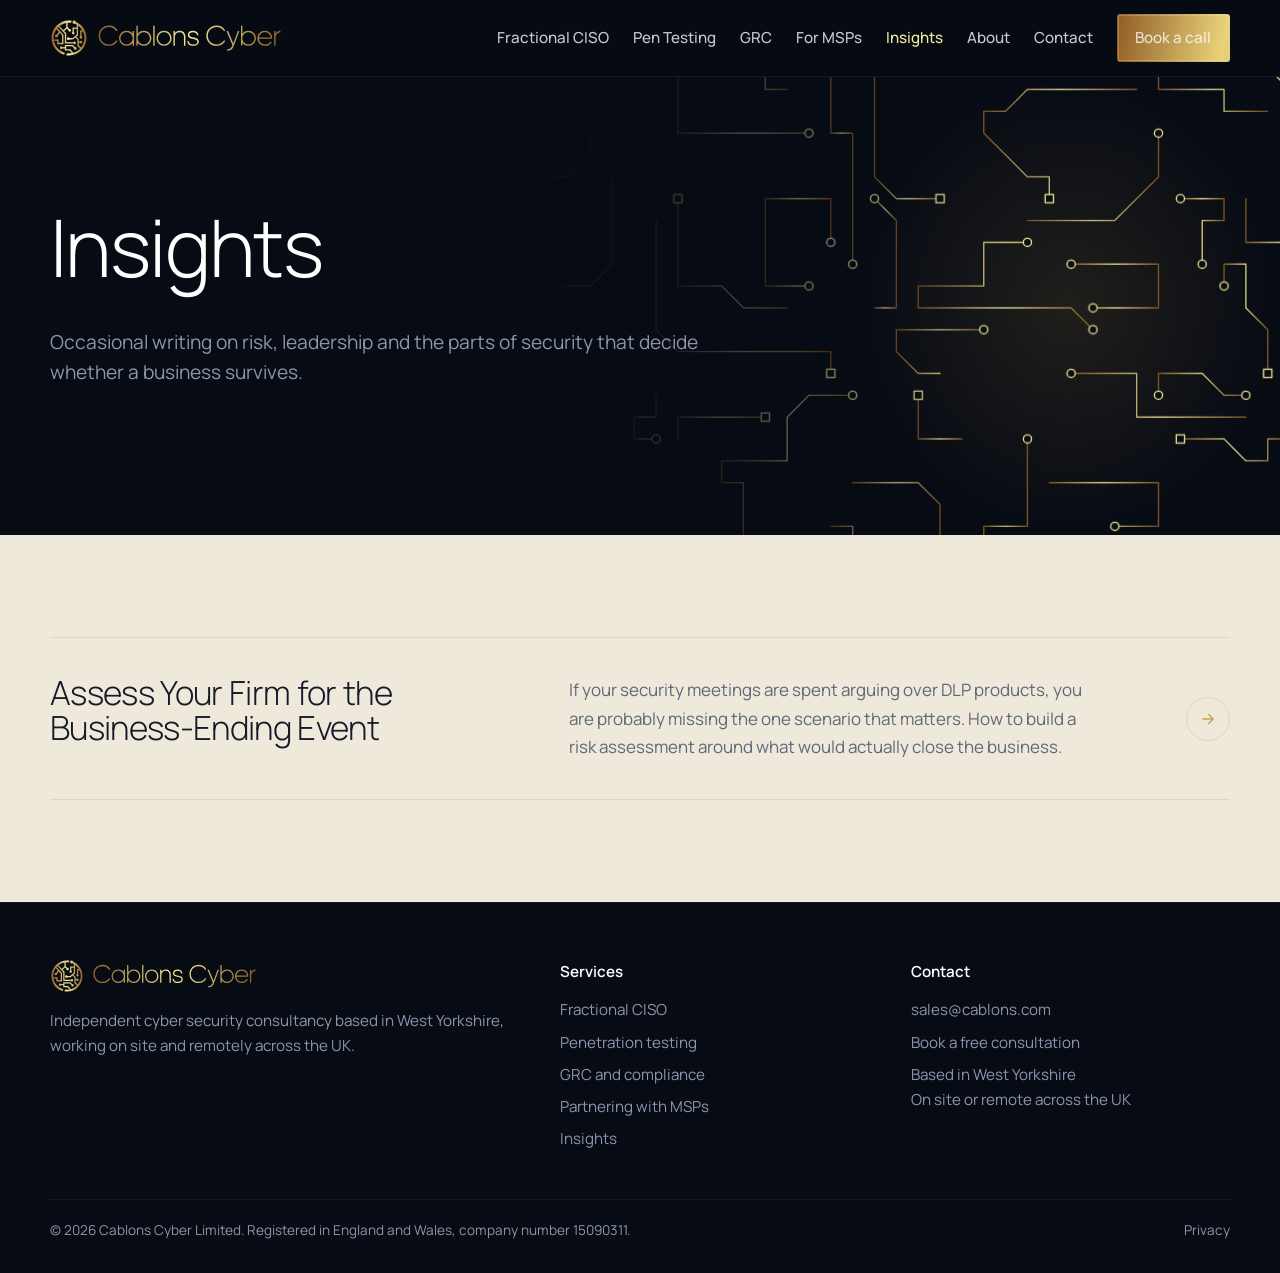
<file: insights.html>
<!doctype html>
<html lang="en-GB">
<head>
<meta charset="utf-8">
<meta name="viewport" content="width=device-width, initial-scale=1">
<title>Insights | Cablons Cyber</title>
<meta name="description" content="Articles from Cablons Cyber on risk assessment, security leadership and getting the fundamentals right.">
<link rel="canonical" href="https://www.cablons.com/insights.html">
<meta property="og:type" content="website">
<meta property="og:title" content="Insights | Cablons Cyber">
<meta property="og:description" content="Articles from Cablons Cyber on risk assessment, security leadership and getting the fundamentals right.">
<meta property="og:url" content="https://www.cablons.com/insights.html">
<meta property="og:image" content="https://www.cablons.com/assets/og-image.png">
<meta name="twitter:card" content="summary">
<meta name="theme-color" content="#070b14">
<link rel="icon" href="assets/favicon.png" type="image/png" sizes="32x32">
<link rel="apple-touch-icon" href="assets/apple-touch-icon.png">
<link rel="preconnect" href="https://fonts.googleapis.com">
<link rel="preconnect" href="https://fonts.gstatic.com" crossorigin>
<link href="https://fonts.googleapis.com/css2?family=Manrope:wght@300;400;500;600&display=swap" rel="stylesheet">
<link rel="stylesheet" href="styles.css">
<script type="application/ld+json">
{
  "@context": "https://schema.org",
  "@type": "ProfessionalService",
  "name": "Cablons Cyber Limited",
  "url": "https://www.cablons.com/",
  "logo": "https://www.cablons.com/assets/logo.svg",
  "email": "sales@cablons.com",
  "address": {"@type": "PostalAddress", "addressRegion": "West Yorkshire", "addressCountry": "GB"},
  "areaServed": "United Kingdom",
  "description": "Articles from Cablons Cyber on risk assessment, security leadership and getting the fundamentals right."
}
</script>
</head>
<body>
<a class="skip" href="#main">Skip to content</a>
<header class="site-header">
  <div class="wrap">
    <a class="brand" href="index.html" aria-label="Cablons Cyber home"><img src="assets/logo.svg" alt="Cablons Cyber"></a>
    <button class="nav-toggle" aria-expanded="false" aria-controls="nav">Menu</button>
    <nav class="nav" id="nav" aria-label="Main">
      <a href="vciso.html">Fractional CISO</a>
      <a href="penetration-testing.html">Pen Testing</a>
      <a href="grc-consultancy.html">GRC</a>
      <a href="msp-partners.html">For MSPs</a>
      <a href="insights.html" aria-current="page">Insights</a>
      <a href="about.html">About</a>
      <a href="contact.html">Contact</a>
      <a class="btn btn-gold" href="https://calendly.com/shaun-wakefield-cablons">Book a call</a>
    </nav>
  </div>
</header>
<main id="main">

<section class="hero art-right">
  <div class="art"><svg class="circuit" viewBox="0 0 900 620" fill="none" aria-hidden="true" focusable="false">
<defs><linearGradient id="goldline" x1="0" y1="0" x2="1" y2="0"><stop offset="0" stop-color="#905e26"/><stop offset="0.5" stop-color="#f5ec9b"/><stop offset="1" stop-color="#905e26"/></linearGradient></defs>
<path class="trace" style="--i:0" d="M360,504 L384,504 L408,504 L432,504 L456,528 L456,552 L456,576" pathLength="1"/>
<path class="trace" style="--i:1" d="M816,96 L792,96 L768,96 L768,72 L744,72 L720,72 L696,72 L696,48 L696,24" pathLength="1"/>
<path class="trace" style="--i:2" d="M360,408 L336,408 L312,408 L288,432 L288,456 L288,480 L264,480 L240,480 L216,480 L216,504 L240,504 L240,528 L240,552 L240,576 L216,576" pathLength="1"/>
<path class="trace" style="--i:3" d="M792,192 L792,216 L792,240 L816,240 L840,240 L864,240 L864,216 L864,192" pathLength="1"/>
<path class="trace" style="--i:4" d="M840,144 L864,144 L888,120 L888,96 L864,96 L864,120" pathLength="1"/>
<path class="trace" style="--i:5" d="M504,576 L504,552 L528,552 L552,552 L552,528 L552,504 L552,480 L552,456" pathLength="1"/>
<path class="trace" style="--i:6" d="M720,456 L744,456 L768,456 L792,480 L816,480 L816,456 L840,456 L840,432 L840,408 L840,384 L840,360 L840,336" pathLength="1"/>
<path class="trace" style="--i:7" d="M552,216 L576,216 L600,216 L624,216 L648,216 L672,192 L696,168 L696,144 L696,120" pathLength="1"/>
<path class="trace" style="--i:8" d="M456,192 L432,192 L408,192 L384,168 L384,144 L384,120 L384,96 L384,72 L384,48" pathLength="1"/>
<path class="trace" style="--i:9" d="M312,120 L288,120 L264,120 L240,120 L216,120 L192,120 L168,120 L168,96 L168,72 L168,48 L168,24" pathLength="1"/>
<path class="trace" style="--i:10" d="M672,72 L648,72 L624,72 L600,72 L576,72 L552,72 L528,96 L504,96 L504,120 L528,144 L552,168 L576,168 L576,192" pathLength="1"/>
<path class="trace" style="--i:11" d="M792,432 L768,432 L744,432 L720,432 L696,432 L672,432 L672,408 L672,384 L648,384 L624,384 L600,384" pathLength="1"/>
<path class="trace" style="--i:12" d="M552,240 L528,240 L504,240 L504,264 L504,288 L480,288 L456,288 L432,288 L432,312 L456,312 L480,312 L504,312 L528,312 L552,312 L576,312 L600,312 L624,336" pathLength="1"/>
<path class="trace" style="--i:13" d="M432,48 L456,48 L480,24 L504,24 L528,24 L552,24" pathLength="1"/>
<path class="trace" style="--i:14" d="M288,72 L264,72 L264,48 L240,24 L216,24 L192,24" pathLength="1"/>
<path class="trace" style="--i:15" d="M792,552 L816,552 L840,552 L864,552 L888,552" pathLength="1"/>
<path class="trace" style="--i:16" d="M600,264 L624,264 L648,264 L672,264 L696,264 L696,288 L696,312 L672,312 L648,312 L624,312" pathLength="1"/>
<path class="trace" style="--i:17" d="M144,216 L144,240 L144,264 L144,288 L144,312 L144,336 L168,360 L192,360 L216,360 L240,360 L264,360 L288,360 L312,360 L336,360 L336,384" pathLength="1"/>
<path class="trace" style="--i:18" d="M336,24 L336,48 L336,72 L336,96 L336,120 L360,120 L360,144 L360,168 L360,192 L360,216 L360,240 L360,264" pathLength="1"/>
<path class="trace" style="--i:19" d="M792,408 L768,408 L744,384 L720,384 L696,384 L696,408" pathLength="1"/>
<path class="trace" style="--i:20" d="M312,288 L288,288 L264,288 L264,264 L264,240 L264,216 L264,192 L288,192 L312,192 L336,192 L336,216 L336,240" pathLength="1"/>
<path class="trace" style="--i:21" d="M576,504 L600,504 L624,504 L648,504 L672,504 L696,504 L696,528 L696,552 L672,552 L648,552" pathLength="1"/>
<path class="trace" style="--i:22" d="M144,408 L144,432 L120,432 L120,456 L144,456" pathLength="1"/>
<path class="trace" style="--i:23" d="M96,168 L96,192 L96,216 L96,240 L96,264 L72,288 L48,288 L24,288 L0,264 L0,240 L0,216 L0,192" pathLength="1"/>
<path class="trace" style="--i:24" d="M456,384 L432,384 L408,360 L408,336 L432,336 L456,336 L480,336 L504,336" pathLength="1"/>
<path class="trace" style="--i:25" d="M744,264 L744,240 L744,216 L768,216 L768,192 L744,192 L720,192" pathLength="1"/>
<path class="trace" style="--i:26" d="M768,288 L768,264 L792,264 L792,288 L792,312 L816,336 L816,360 L816,384" pathLength="1"/>
<path class="trace" style="--i:27" d="M336,552 L360,552 L360,576 L384,576 L408,576 L432,576" pathLength="1"/>
<path class="trace" style="--i:28" d="M72,120 L72,144 L48,168 L24,168 L0,168" pathLength="1"/>
<path class="trace" style="--i:29" d="M840,120 L840,96 L864,72 L840,72 L816,48 L792,24" pathLength="1"/>
<path class="trace" style="--i:30" d="M480,456 L456,456 L432,456 L432,432 L432,408" pathLength="1"/>
<path class="trace" style="--i:31" d="M24,96 L24,72 L24,48 L48,48 L72,48 L96,48 L120,48 L120,24 L144,24" pathLength="1"/>
<path class="trace" style="--i:32" d="M288,312 L264,312 L240,312 L216,288 L192,288 L168,288 L168,264 L168,240 L168,216 L168,192" pathLength="1"/>
<path class="trace" style="--i:33" d="M384,312 L408,312 L408,288 L408,264 L408,240 L408,216 L384,192" pathLength="1"/>
<path class="trace" style="--i:34" d="M168,456 L168,432 L192,432 L216,432 L240,432 L264,432" pathLength="1"/>
<circle class="node" style="--i:0" cx="456" cy="576" r="4.5"/>
<circle class="node" style="--i:1" cx="696" cy="24" r="4.5"/>
<circle class="node" style="--i:2" cx="216" cy="576" r="4.5"/>
<circle class="node" style="--i:2" cx="360" cy="408" r="4.5"/>
<circle class="node" style="--i:3" cx="864" cy="192" r="4.5"/>
<circle class="node" style="--i:4" cx="864" cy="120" r="4.5"/>
<circle class="node" style="--i:5" cx="552" cy="456" r="4.5"/>
<circle class="node" style="--i:7" cx="696" cy="120" r="4.5"/>
<circle class="node" style="--i:8" cx="384" cy="48" r="4.5"/>
<circle class="node" style="--i:9" cx="168" cy="24" r="4.5"/>
<circle class="node" style="--i:9" cx="312" cy="120" r="4.5"/>
<circle class="node" style="--i:11" cx="600" cy="384" r="4.5"/>
<circle class="node" style="--i:12" cx="624" cy="336" r="4.5"/>
<circle class="node" style="--i:12" cx="552" cy="240" r="4.5"/>
<circle class="node" style="--i:15" cx="888" cy="552" r="4.5"/>
<circle class="node" style="--i:16" cx="624" cy="312" r="4.5"/>
<circle class="node" style="--i:16" cx="600" cy="264" r="4.5"/>
<circle class="node" style="--i:18" cx="360" cy="264" r="4.5"/>
<circle class="node" style="--i:19" cx="696" cy="408" r="4.5"/>
<circle class="node" style="--i:19" cx="792" cy="408" r="4.5"/>
<circle class="node" style="--i:20" cx="336" cy="240" r="4.5"/>
<circle class="node" style="--i:20" cx="312" cy="288" r="4.5"/>
<circle class="node" style="--i:21" cx="648" cy="552" r="4.5"/>
<circle class="node" style="--i:22" cx="144" cy="456" r="4.5"/>
<circle class="node" style="--i:24" cx="504" cy="336" r="4.5"/>
<circle class="node" style="--i:25" cx="720" cy="192" r="4.5"/>
<circle class="node" style="--i:25" cx="744" cy="264" r="4.5"/>
<circle class="node" style="--i:26" cx="768" cy="288" r="4.5"/>
<circle class="node" style="--i:27" cx="432" cy="576" r="4.5"/>
<circle class="node" style="--i:28" cx="0" cy="168" r="4.5"/>
<circle class="node" style="--i:29" cx="792" cy="24" r="4.5"/>
<circle class="node" style="--i:31" cx="144" cy="24" r="4.5"/>
<circle class="node" style="--i:33" cx="384" cy="192" r="4.5"/>
<rect class="node" style="--i:6" x="835.5" y="331.5" width="9" height="9"/>
<rect class="node" style="--i:6" x="715.5" y="451.5" width="9" height="9"/>
<rect class="node" style="--i:8" x="451.5" y="187.5" width="9" height="9"/>
<rect class="node" style="--i:10" x="571.5" y="187.5" width="9" height="9"/>
<rect class="node" style="--i:13" x="547.5" y="19.5" width="9" height="9"/>
<rect class="node" style="--i:14" x="187.5" y="19.5" width="9" height="9"/>
<rect class="node" style="--i:17" x="331.5" y="379.5" width="9" height="9"/>
<rect class="node" style="--i:23" x="-4.5" y="187.5" width="9" height="9"/>
<rect class="node" style="--i:26" x="811.5" y="379.5" width="9" height="9"/>
<rect class="node" style="--i:30" x="427.5" y="403.5" width="9" height="9"/>
<rect class="node" style="--i:32" x="163.5" y="187.5" width="9" height="9"/>
<rect class="node" style="--i:34" x="259.5" y="427.5" width="9" height="9"/>
</svg></div>
  <div class="wrap">
    <div class="hero-copy">
      <h1>Insights</h1>
      <p class="lead">Occasional writing on risk, leadership and the parts of security that decide whether a business survives.</p>
      
    </div>
  </div>
</section>

<section class="section on-bone">
  <div class="wrap">
    <div class="ledger">
<a class="ledger-row" href="assessing-the-business-ending-event.html"><h3>Assess Your Firm for the Business-Ending Event</h3><p>If your security meetings are spent arguing over DLP products, you are probably missing the one scenario that matters. How to build a risk assessment around what would actually close the business.</p><span class="go" aria-hidden="true"><svg viewBox="0 0 24 24" fill="none" stroke="currentColor" stroke-width="1.8" stroke-linecap="round" stroke-linejoin="round"><path d="M5 12h14M13 6l6 6-6 6"/></svg></span></a>
</div>
  </div>
</section>

</main>
<footer class="site-footer">
  <div class="wrap">
    <div class="cols">
      <div>
        <a class="brand" href="index.html"><img src="assets/logo.svg" alt="Cablons Cyber"></a>
        <p>Independent cyber security consultancy based in West Yorkshire, working on site and remotely across the UK.</p>
      </div>
      <div>
        <h4>Services</h4>
        <ul>
          <li><a href="vciso.html">Fractional CISO</a></li>
          <li><a href="penetration-testing.html">Penetration testing</a></li>
          <li><a href="grc-consultancy.html">GRC and compliance</a></li>
          <li><a href="msp-partners.html">Partnering with MSPs</a></li>
          <li><a href="insights.html">Insights</a></li>
        </ul>
      </div>
      <div>
        <h4>Contact</h4>
        <ul>
          <li><a href="mailto:sales@cablons.com">sales@cablons.com</a></li>
          <li><a href="https://calendly.com/shaun-wakefield-cablons">Book a free consultation</a></li>
          <li>Based in West Yorkshire<br>On site or remote across the UK</li>
        </ul>
      </div>
    </div>
    <div class="legal">
      <span>&copy; 2026 Cablons Cyber Limited. Registered in England and Wales, company number 15090311.</span>
      <span><a href="privacy.html">Privacy</a></span>
    </div>
  </div>
</footer>
<script>
  (function () {
    var t = document.querySelector('.nav-toggle'), n = document.getElementById('nav');
    if (t) t.addEventListener('click', function () {
      var open = n.classList.toggle('open');
      t.setAttribute('aria-expanded', open ? 'true' : 'false');
    });
    var fmt = function (d) { if (!d) return ''; var m = ['Jan','Feb','Mar','Apr','May','Jun','Jul','Aug','Sep','Oct','Nov','Dec']; var p = d.split('-'); return parseInt(p[2], 10) + ' ' + m[parseInt(p[1], 10) - 1]; };
    var tk = document.getElementById('ticker');
    if (tk && window.fetch) {
      fetch('assets/news.json', {cache: 'no-cache'}).then(function (r) { return r.json(); }).then(function (d) {
        if (!d.items || !d.items.length) return;
        var html = d.items.map(function (it) {
          return '<li><a href="' + it.url + '" rel="noopener"><time>' + fmt(it.date) + '</time>' + it.title.replace(/</g, '&lt;') + '</a></li>';
        }).join('');
        tk.innerHTML = '<ul class="ticker-list">' + html + '</ul><ul class="ticker-list" aria-hidden="true">' + html + '</ul>';
        tk.classList.add('run');
      }).catch(function () { tk.innerHTML = '<ul class="ticker-list"><li><a href="https://thehackernews.com/" rel="noopener">Latest security news at The Hacker News</a></li></ul>'; });
    }
    var arts = document.querySelectorAll('.art');
    if ('IntersectionObserver' in window) {
      var io = new IntersectionObserver(function (es) {
        es.forEach(function (e) { if (e.isIntersecting) { e.target.classList.add('draw'); io.unobserve(e.target); } });
      }, { threshold: 0.2 });
      arts.forEach(function (a) { io.observe(a); });
      var pio = new IntersectionObserver(function (es) {
        es.forEach(function (e) { if (e.isIntersecting) { e.target.classList.add('lit'); pio.unobserve(e.target); } });
      }, { threshold: 0.5 });
      document.querySelectorAll('.process').forEach(function (p) { pio.observe(p); });
    } else {
      arts.forEach(function (a) { a.classList.add('draw'); });
      document.querySelectorAll('.process').forEach(function (p) { p.classList.add('lit'); });
    }
  })();
</script>
</body>
</html>
</file>
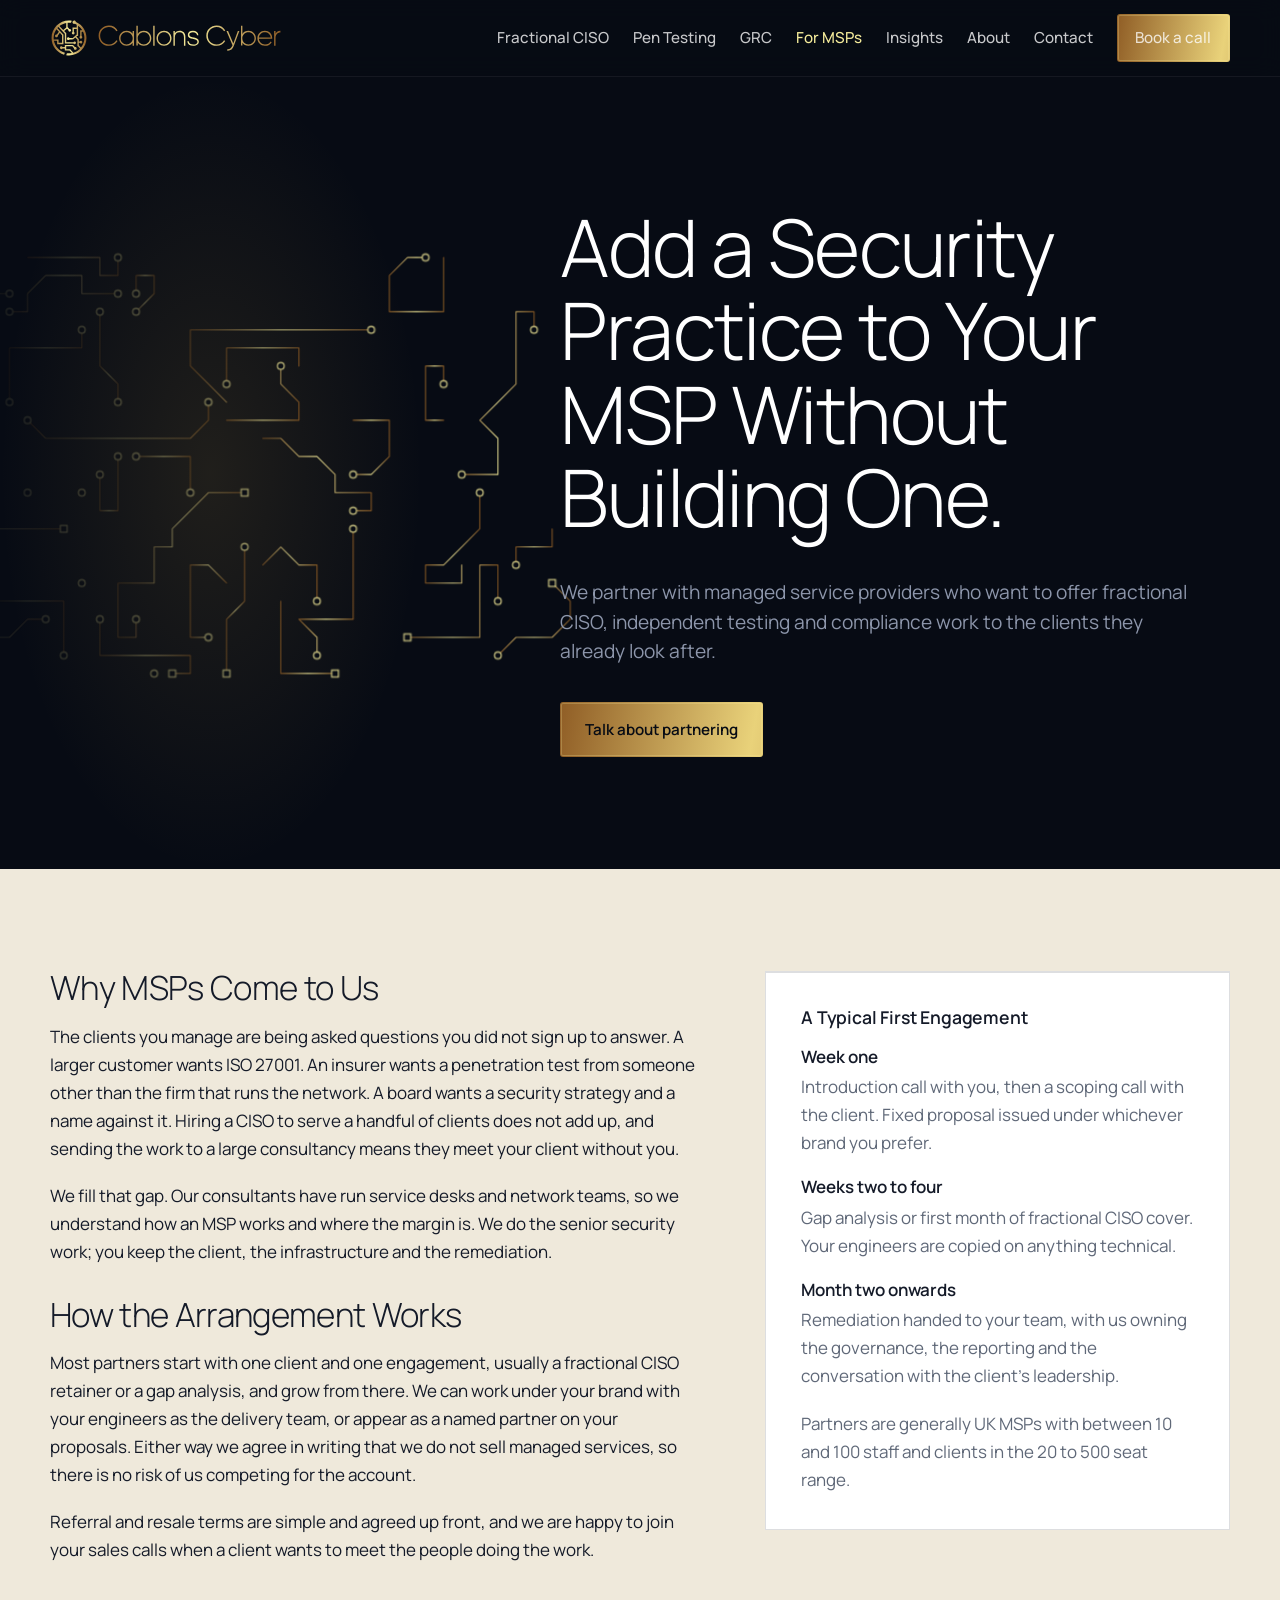
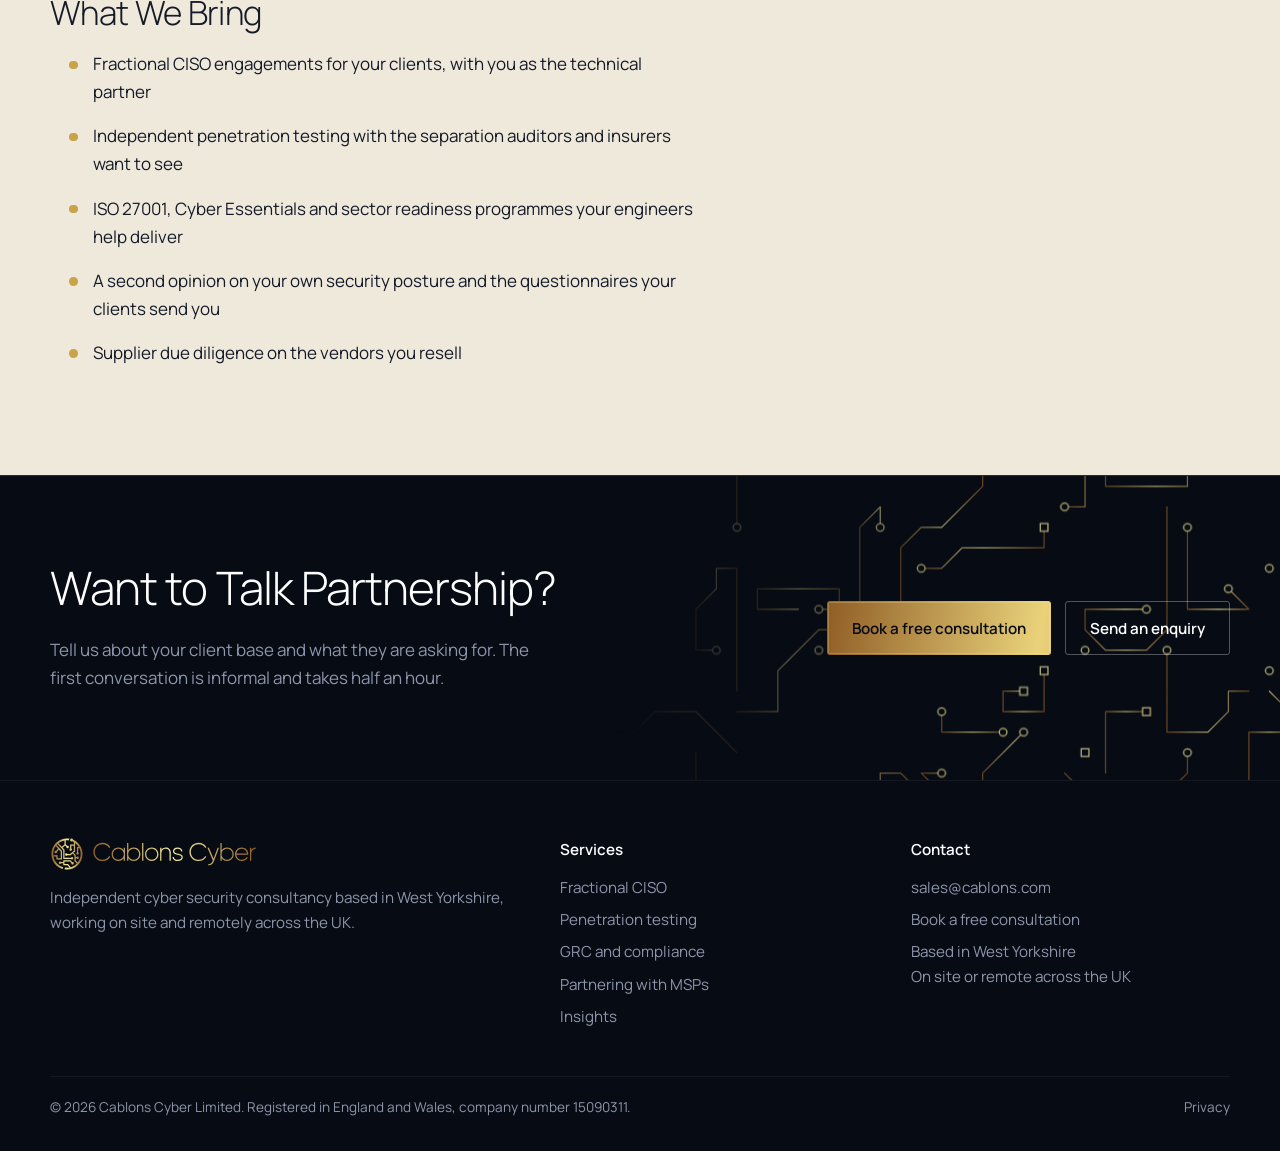
<file: msp-partners.html>
<!doctype html>
<html lang="en-GB">
<head>
<meta charset="utf-8">
<meta name="viewport" content="width=device-width, initial-scale=1">
<title>Partnering with MSPs | Cablons Cyber</title>
<meta name="description" content="Cablons Cyber partners with managed service providers to add fractional CISO, penetration testing and ISO 27001 services to their offer, white-labelled or co-branded.">
<link rel="canonical" href="https://www.cablons.com/msp-partners.html">
<meta property="og:type" content="website">
<meta property="og:title" content="Partnering with MSPs | Cablons Cyber">
<meta property="og:description" content="Cablons Cyber partners with managed service providers to add fractional CISO, penetration testing and ISO 27001 services to their offer, white-labelled or co-branded.">
<meta property="og:url" content="https://www.cablons.com/msp-partners.html">
<meta property="og:image" content="https://www.cablons.com/assets/og-image.png">
<meta name="twitter:card" content="summary">
<meta name="theme-color" content="#070b14">
<link rel="icon" href="assets/favicon.png" type="image/png" sizes="32x32">
<link rel="apple-touch-icon" href="assets/apple-touch-icon.png">
<link rel="preconnect" href="https://fonts.googleapis.com">
<link rel="preconnect" href="https://fonts.gstatic.com" crossorigin>
<link href="https://fonts.googleapis.com/css2?family=Manrope:wght@300;400;500;600&display=swap" rel="stylesheet">
<link rel="stylesheet" href="styles.css">
<script type="application/ld+json">
{
  "@context": "https://schema.org",
  "@type": "ProfessionalService",
  "name": "Cablons Cyber Limited",
  "url": "https://www.cablons.com/",
  "logo": "https://www.cablons.com/assets/logo.svg",
  "email": "sales@cablons.com",
  "address": {"@type": "PostalAddress", "addressRegion": "West Yorkshire", "addressCountry": "GB"},
  "areaServed": "United Kingdom",
  "description": "Cablons Cyber partners with managed service providers to add fractional CISO, penetration testing and ISO 27001 services to their offer, white-labelled or co-branded."
}
</script>
</head>
<body>
<a class="skip" href="#main">Skip to content</a>
<header class="site-header">
  <div class="wrap">
    <a class="brand" href="index.html" aria-label="Cablons Cyber home"><img src="assets/logo.svg" alt="Cablons Cyber"></a>
    <button class="nav-toggle" aria-expanded="false" aria-controls="nav">Menu</button>
    <nav class="nav" id="nav" aria-label="Main">
      <a href="vciso.html">Fractional CISO</a>
      <a href="penetration-testing.html">Pen Testing</a>
      <a href="grc-consultancy.html">GRC</a>
      <a href="msp-partners.html" aria-current="page">For MSPs</a>
      <a href="insights.html">Insights</a>
      <a href="about.html">About</a>
      <a href="contact.html">Contact</a>
      <a class="btn btn-gold" href="https://calendly.com/shaun-wakefield-cablons">Book a call</a>
    </nav>
  </div>
</header>
<main id="main">

<section class="hero art-left">
  <div class="art"><svg class="circuit" viewBox="0 0 900 620" fill="none" aria-hidden="true" focusable="false">
<defs><linearGradient id="goldline" x1="0" y1="0" x2="1" y2="0"><stop offset="0" stop-color="#905e26"/><stop offset="0.5" stop-color="#f5ec9b"/><stop offset="1" stop-color="#905e26"/></linearGradient></defs>
<path class="trace" style="--i:0" d="M456,336 L480,336 L504,336 L528,360 L552,384 L552,408 L576,408 L576,432 L576,456 L600,456 L624,456 L624,480 L624,504 L624,528 L600,528 L600,504" pathLength="1"/>
<path class="trace" style="--i:1" d="M360,552 L360,528 L384,504 L360,504 L336,504 L312,504 L312,480 L312,456 L312,432 L312,408 L312,384" pathLength="1"/>
<path class="trace" style="--i:2" d="M480,216 L504,192 L528,168 L528,144 L528,120 L504,120 L480,120 L456,120 L432,120 L408,120 L384,120 L360,120 L336,120 L312,120 L288,120" pathLength="1"/>
<path class="trace" style="--i:3" d="M600,96 L576,72 L576,48 L600,48 L600,72" pathLength="1"/>
<path class="trace" style="--i:4" d="M840,264 L840,240 L816,240 L792,216 L792,192 L792,168 L816,168 L840,168 L864,168 L888,192" pathLength="1"/>
<path class="trace" style="--i:5" d="M744,240 L720,264 L696,264 L672,264 L648,264 L624,264 L600,264 L576,264 L552,264 L528,264 L504,240 L504,216" pathLength="1"/>
<path class="trace" style="--i:6" d="M600,288 L576,288 L552,288 L528,288 L528,312 L528,336" pathLength="1"/>
<path class="trace" style="--i:7" d="M792,240 L792,264 L792,288 L816,312 L840,312 L864,312 L888,312 L888,288 L864,288 L840,288 L816,288" pathLength="1"/>
<path class="trace" style="--i:8" d="M648,312 L648,336 L648,360 L624,360 L624,336 L624,312 L624,288" pathLength="1"/>
<path class="trace" style="--i:9" d="M168,312 L144,312 L120,312 L120,288 L120,264 L144,240 L120,216 L96,192 L96,168 L96,144 L96,120 L96,96 L72,96 L72,120" pathLength="1"/>
<path class="trace" style="--i:10" d="M192,24 L192,48 L192,72 L192,96 L216,96 L240,96 L264,96 L264,72 L264,48 L240,24 L216,24" pathLength="1"/>
<path class="trace" style="--i:11" d="M768,96 L744,96 L744,72 L720,48 L696,48 L672,48 L672,72 L648,72 L624,72" pathLength="1"/>
<path class="trace" style="--i:12" d="M456,408 L456,432 L456,456 L456,480 L480,504 L480,528 L480,552 L480,576" pathLength="1"/>
<path class="trace" style="--i:13" d="M120,480 L120,456 L120,432 L144,432 L144,456 L144,480 L144,504 L144,528 L168,528 L192,528 L216,528 L240,528" pathLength="1"/>
<path class="trace" style="--i:14" d="M696,384 L720,384 L744,384 L768,384 L792,384 L792,360 L816,360 L840,360 L864,360 L888,360" pathLength="1"/>
<path class="trace" style="--i:15" d="M384,168 L384,144 L408,144 L432,144 L456,144 L480,144 L480,168 L480,192" pathLength="1"/>
<path class="trace" style="--i:16" d="M792,480 L768,480 L744,480 L720,480 L696,480 L696,504 L696,528 L696,552" pathLength="1"/>
<path class="trace" style="--i:17" d="M480,240 L456,240 L432,240 L408,240 L384,240 L384,216 L408,192 L408,168" pathLength="1"/>
<path class="trace" style="--i:18" d="M408,480 L408,504 L408,528 L408,552 L408,576 L384,576 L360,576 L336,576" pathLength="1"/>
<path class="trace" style="--i:19" d="M48,384 L48,408 L72,408 L96,408 L96,432" pathLength="1"/>
<path class="trace" style="--i:20" d="M744,24 L720,24 L696,24 L672,24 L648,24 L648,48 L624,48 L624,24" pathLength="1"/>
<path class="trace" style="--i:21" d="M432,432 L408,408 L384,432 L360,432 L360,456 L360,480" pathLength="1"/>
<path class="trace" style="--i:22" d="M816,96 L816,120 L792,120 L792,96 L792,72 L768,72" pathLength="1"/>
<path class="trace" style="--i:23" d="M648,96 L648,120 L648,144 L648,168 L624,192 L624,216" pathLength="1"/>
<path class="trace" style="--i:24" d="M768,216 L768,192 L768,168 L768,144 L744,144 L720,144 L696,144 L672,144 L672,120" pathLength="1"/>
<path class="trace" style="--i:25" d="M864,456 L888,456 L888,432 L888,408 L888,384" pathLength="1"/>
<path class="trace" style="--i:26" d="M648,504 L648,528 L648,552 L624,552 L600,552 L576,552 L552,552 L528,552 L528,576 L552,576" pathLength="1"/>
<path class="trace" style="--i:27" d="M720,576 L696,576 L672,576 L648,576 L624,576 L600,576 L576,576" pathLength="1"/>
<path class="trace" style="--i:28" d="M720,504 L744,504 L768,528 L792,528 L816,528 L840,504 L864,480" pathLength="1"/>
<path class="trace" style="--i:29" d="M432,264 L408,264 L384,288 L360,288 L336,312 L336,336 L312,336 L288,336 L288,360 L312,360" pathLength="1"/>
<path class="trace" style="--i:30" d="M192,240 L216,240 L216,216 L216,192 L216,168 L192,168 L192,192" pathLength="1"/>
<path class="trace" style="--i:31" d="M840,336 L816,336 L792,336 L768,336 L744,336" pathLength="1"/>
<path class="trace" style="--i:32" d="M480,456 L504,432 L528,432 L528,456 L528,480 L528,504 L528,528 L504,528" pathLength="1"/>
<path class="trace" style="--i:33" d="M168,432 L168,456 L192,456 L216,456 L216,432 L192,432 L168,408 L144,384 L144,360 L144,336" pathLength="1"/>
<path class="trace" style="--i:34" d="M312,240 L288,240 L264,240 L264,264 L264,288 L288,312 L312,312" pathLength="1"/>
<path class="trace" style="--i:35" d="M672,336 L672,360 L672,384 L672,408 L672,432 L672,456" pathLength="1"/>
<path class="trace" style="--i:36" d="M120,24 L96,24 L72,24 L48,24 L24,24 L0,24" pathLength="1"/>
<path class="trace" style="--i:37" d="M864,96 L840,96 L840,72 L840,48 L816,48" pathLength="1"/>
<path class="trace" style="--i:38" d="M120,552 L96,528 L72,528 L48,528 L24,504 L24,480 L48,456" pathLength="1"/>
<circle class="node" style="--i:0" cx="600" cy="504" r="4.5"/>
<circle class="node" style="--i:1" cx="312" cy="384" r="4.5"/>
<circle class="node" style="--i:1" cx="360" cy="552" r="4.5"/>
<circle class="node" style="--i:2" cx="288" cy="120" r="4.5"/>
<circle class="node" style="--i:3" cx="600" cy="72" r="4.5"/>
<circle class="node" style="--i:3" cx="600" cy="96" r="4.5"/>
<circle class="node" style="--i:4" cx="888" cy="192" r="4.5"/>
<circle class="node" style="--i:5" cx="504" cy="216" r="4.5"/>
<circle class="node" style="--i:5" cx="744" cy="240" r="4.5"/>
<circle class="node" style="--i:6" cx="528" cy="336" r="4.5"/>
<circle class="node" style="--i:6" cx="600" cy="288" r="4.5"/>
<circle class="node" style="--i:7" cx="816" cy="288" r="4.5"/>
<circle class="node" style="--i:7" cx="792" cy="240" r="4.5"/>
<circle class="node" style="--i:8" cx="624" cy="288" r="4.5"/>
<circle class="node" style="--i:8" cx="648" cy="312" r="4.5"/>
<circle class="node" style="--i:9" cx="72" cy="120" r="4.5"/>
<circle class="node" style="--i:9" cx="168" cy="312" r="4.5"/>
<circle class="node" style="--i:10" cx="216" cy="24" r="4.5"/>
<circle class="node" style="--i:11" cx="624" cy="72" r="4.5"/>
<circle class="node" style="--i:11" cx="768" cy="96" r="4.5"/>
<circle class="node" style="--i:12" cx="456" cy="408" r="4.5"/>
<circle class="node" style="--i:13" cx="120" cy="480" r="4.5"/>
<circle class="node" style="--i:15" cx="480" cy="192" r="4.5"/>
<circle class="node" style="--i:16" cx="696" cy="552" r="4.5"/>
<circle class="node" style="--i:16" cx="792" cy="480" r="4.5"/>
<circle class="node" style="--i:17" cx="408" cy="168" r="4.5"/>
<circle class="node" style="--i:19" cx="96" cy="432" r="4.5"/>
<circle class="node" style="--i:20" cx="624" cy="24" r="4.5"/>
<circle class="node" style="--i:21" cx="360" cy="480" r="4.5"/>
<circle class="node" style="--i:22" cx="768" cy="72" r="4.5"/>
<circle class="node" style="--i:22" cx="816" cy="96" r="4.5"/>
<circle class="node" style="--i:23" cx="624" cy="216" r="4.5"/>
<circle class="node" style="--i:23" cx="648" cy="96" r="4.5"/>
<circle class="node" style="--i:24" cx="672" cy="120" r="4.5"/>
<circle class="node" style="--i:24" cx="768" cy="216" r="4.5"/>
<circle class="node" style="--i:26" cx="648" cy="504" r="4.5"/>
<circle class="node" style="--i:27" cx="576" cy="576" r="4.5"/>
<circle class="node" style="--i:28" cx="864" cy="480" r="4.5"/>
<circle class="node" style="--i:28" cx="720" cy="504" r="4.5"/>
<circle class="node" style="--i:29" cx="312" cy="360" r="4.5"/>
<circle class="node" style="--i:30" cx="192" cy="192" r="4.5"/>
<circle class="node" style="--i:31" cx="744" cy="336" r="4.5"/>
<circle class="node" style="--i:32" cx="504" cy="528" r="4.5"/>
<circle class="node" style="--i:33" cx="144" cy="336" r="4.5"/>
<circle class="node" style="--i:34" cx="312" cy="312" r="4.5"/>
<circle class="node" style="--i:35" cx="672" cy="456" r="4.5"/>
<circle class="node" style="--i:35" cx="672" cy="336" r="4.5"/>
<circle class="node" style="--i:38" cx="120" cy="552" r="4.5"/>
<rect class="node" style="--i:0" x="451.5" y="331.5" width="9" height="9"/>
<rect class="node" style="--i:12" x="475.5" y="571.5" width="9" height="9"/>
<rect class="node" style="--i:13" x="235.5" y="523.5" width="9" height="9"/>
<rect class="node" style="--i:14" x="883.5" y="355.5" width="9" height="9"/>
<rect class="node" style="--i:14" x="691.5" y="379.5" width="9" height="9"/>
<rect class="node" style="--i:18" x="331.5" y="571.5" width="9" height="9"/>
<rect class="node" style="--i:26" x="547.5" y="571.5" width="9" height="9"/>
<rect class="node" style="--i:38" x="43.5" y="451.5" width="9" height="9"/>
</svg></div>
  <div class="wrap">
    <div class="hero-copy">
      <h1>Add a Security Practice to Your MSP Without Building One.</h1>
      <p class="lead">We partner with managed service providers who want to offer fractional CISO, independent testing and compliance work to the clients they already look after.</p>
      <div class="actions"><a class="btn btn-gold" href="contact.html">Talk about partnering</a></div>
    </div>
  </div>
</section>


<section class="section on-bone">
  <div class="wrap split">
    <div class="prose">
      <h2>Why MSPs Come to Us</h2>
      <p>The clients you manage are being asked questions you did not sign up to answer. A larger customer wants ISO 27001. An insurer wants a penetration test from someone other than the firm that runs the network. A board wants a security strategy and a name against it. Hiring a CISO to serve a handful of clients does not add up, and sending the work to a large consultancy means they meet your client without you.</p>
      <p>We fill that gap. Our consultants have run service desks and network teams, so we understand how an MSP works and where the margin is. We do the senior security work; you keep the client, the infrastructure and the remediation.</p>
      <h2>How the Arrangement Works</h2>
      <p>Most partners start with one client and one engagement, usually a fractional CISO retainer or a gap analysis, and grow from there. We can work under your brand with your engineers as the delivery team, or appear as a named partner on your proposals. Either way we agree in writing that we do not sell managed services, so there is no risk of us competing for the account.</p>
      <p>Referral and resale terms are simple and agreed up front, and we are happy to join your sales calls when a client wants to meet the people doing the work.</p>
      <h2>What We Bring</h2>
      <ul class="checks-bone">
        <li>Fractional CISO engagements for your clients, with you as the technical partner</li>
        <li>Independent penetration testing with the separation auditors and insurers want to see</li>
        <li>ISO 27001, Cyber Essentials and sector readiness programmes your engineers help deliver</li>
        <li>A second opinion on your own security posture and the questionnaires your clients send you</li>
        <li>Supplier due diligence on the vendors you resell</li>
      </ul>
    </div>
    <div class="panel">
      <h3>A Typical First Engagement</h3>
      <dl>
        <dt>Week one</dt><dd>Introduction call with you, then a scoping call with the client. Fixed proposal issued under whichever brand you prefer.</dd>
        <dt>Weeks two to four</dt><dd>Gap analysis or first month of fractional CISO cover. Your engineers are copied on anything technical.</dd>
        <dt>Month two onwards</dt><dd>Remediation handed to your team, with us owning the governance, the reporting and the conversation with the client's leadership.</dd>
      </dl>
      <p class="muted" style="margin-top:1.2rem">Partners are generally UK MSPs with between 10 and 100 staff and clients in the 20 to 500 seat range.</p>
    </div>
  </div>
</section>


<section class="cta">
  <div class="art"><svg class="circuit" viewBox="0 0 900 620" fill="none" aria-hidden="true" focusable="false">
<defs><linearGradient id="goldline" x1="0" y1="0" x2="1" y2="0"><stop offset="0" stop-color="#905e26"/><stop offset="0.5" stop-color="#f5ec9b"/><stop offset="1" stop-color="#905e26"/></linearGradient></defs>
<path class="trace" style="--i:0" d="M648,168 L648,192 L648,216 L648,240 L648,264 L648,288 L648,312 L624,336 L600,336 L576,336 L552,312 L552,288 L576,288 L600,288 L624,288" pathLength="1"/>
<path class="trace" style="--i:1" d="M288,48 L288,72 L312,72 L336,72 L360,72 L384,72 L408,48 L432,48 L456,48 L456,24" pathLength="1"/>
<path class="trace" style="--i:2" d="M672,528 L672,552 L672,576 L648,576 L624,576" pathLength="1"/>
<path class="trace" style="--i:3" d="M504,360 L504,384 L504,408 L480,408 L456,408 L456,384 L480,384" pathLength="1"/>
<path class="trace" style="--i:4" d="M192,504 L216,504 L240,504 L264,504 L288,504 L312,504 L312,480 L336,480 L360,504 L360,528 L360,552 L360,576" pathLength="1"/>
<path class="trace" style="--i:5" d="M336,288 L336,264 L336,240 L336,216 L360,192 L384,192 L408,168 L432,144 L432,120 L432,96 L432,72" pathLength="1"/>
<path class="trace" style="--i:6" d="M672,24 L648,24 L624,24 L600,24 L576,24 L552,48 L528,48 L528,72 L552,72 L552,96 L552,120 L552,144 L552,168 L528,168" pathLength="1"/>
<path class="trace" style="--i:7" d="M768,576 L792,576 L792,552 L792,528 L792,504 L792,480 L816,480 L816,456 L816,432 L840,432 L840,408 L840,384 L840,360 L840,336 L840,312" pathLength="1"/>
<path class="trace" style="--i:8" d="M144,408 L168,408 L192,408 L192,384 L192,360 L216,336 L240,312 L264,312" pathLength="1"/>
<path class="trace" style="--i:9" d="M840,120 L816,120 L816,96 L840,72 L864,72 L888,72" pathLength="1"/>
<path class="trace" style="--i:10" d="M504,528 L480,528 L456,504 L432,504 L432,480 L456,456 L480,432" pathLength="1"/>
<path class="trace" style="--i:11" d="M600,120 L576,120 L576,144 L600,144 L624,144 L648,144 L672,144 L672,120 L696,96" pathLength="1"/>
<path class="trace" style="--i:12" d="M744,384 L720,384 L720,408 L696,432 L672,432 L648,432 L648,408 L648,384 L648,360 L648,336" pathLength="1"/>
<path class="trace" style="--i:13" d="M144,384 L144,360 L144,336 L144,312 L144,288 L144,264 L144,240 L120,240 L120,264 L96,288 L96,312 L96,336 L120,336" pathLength="1"/>
<path class="trace" style="--i:14" d="M720,264 L744,288 L720,288 L696,288 L672,288 L672,264 L672,240 L672,216 L672,192" pathLength="1"/>
<path class="trace" style="--i:15" d="M576,480 L576,456 L576,432 L576,408 L600,408 L624,408" pathLength="1"/>
<path class="trace" style="--i:16" d="M216,288 L192,288 L168,288 L168,264 L192,264 L216,264 L240,264 L264,264 L264,288 L240,288" pathLength="1"/>
<path class="trace" style="--i:17" d="M96,456 L96,480 L96,504 L96,528 L120,528 L144,528 L168,528 L168,552 L168,576" pathLength="1"/>
<path class="trace" style="--i:18" d="M504,192 L504,216 L480,216 L456,216 L432,216 L408,216 L384,240 L360,240" pathLength="1"/>
<path class="trace" style="--i:19" d="M144,456 L120,432 L96,408 L72,408 L48,408 L24,432 L0,432" pathLength="1"/>
<path class="trace" style="--i:20" d="M720,24 L744,24 L768,24 L792,24 L816,24" pathLength="1"/>
<path class="trace" style="--i:21" d="M456,528 L432,528 L408,528 L384,528 L384,504 L360,480 L384,480" pathLength="1"/>
<path class="trace" style="--i:22" d="M744,528 L744,504 L744,480 L744,456 L744,432 L768,432 L792,432 L792,408 L768,384" pathLength="1"/>
<path class="trace" style="--i:23" d="M864,336 L888,312 L888,288 L888,264 L888,240 L888,216" pathLength="1"/>
<path class="trace" style="--i:24" d="M528,480 L552,504 L576,504 L600,504 L624,504 L648,504 L672,480 L672,456" pathLength="1"/>
<path class="trace" style="--i:25" d="M552,456 L552,432 L552,408 L552,384 L552,360 L552,336" pathLength="1"/>
<path class="trace" style="--i:26" d="M144,192 L144,168 L144,144 L144,120 L144,96 L144,72 L168,72 L192,48 L216,24 L240,24 L264,24" pathLength="1"/>
<path class="trace" style="--i:27" d="M336,336 L312,336 L288,336 L264,336 L240,336" pathLength="1"/>
<path class="trace" style="--i:28" d="M768,360 L768,336 L768,312 L768,288 L768,264 L768,240" pathLength="1"/>
<path class="trace" style="--i:29" d="M192,96 L216,120 L240,120 L264,120 L288,120 L312,120 L336,96" pathLength="1"/>
<path class="trace" style="--i:30" d="M336,312 L312,312 L288,312 L288,288 L288,264 L288,240 L288,216 L288,192 L312,168 L312,192" pathLength="1"/>
<path class="trace" style="--i:31" d="M384,408 L384,432 L408,432 L432,432 L456,432" pathLength="1"/>
<circle class="node" style="--i:0" cx="624" cy="288" r="4.5"/>
<circle class="node" style="--i:1" cx="288" cy="48" r="4.5"/>
<circle class="node" style="--i:2" cx="624" cy="576" r="4.5"/>
<circle class="node" style="--i:4" cx="360" cy="576" r="4.5"/>
<circle class="node" style="--i:5" cx="432" cy="72" r="4.5"/>
<circle class="node" style="--i:5" cx="336" cy="288" r="4.5"/>
<circle class="node" style="--i:6" cx="528" cy="168" r="4.5"/>
<circle class="node" style="--i:7" cx="840" cy="312" r="4.5"/>
<circle class="node" style="--i:9" cx="888" cy="72" r="4.5"/>
<circle class="node" style="--i:10" cx="480" cy="432" r="4.5"/>
<circle class="node" style="--i:11" cx="696" cy="96" r="4.5"/>
<circle class="node" style="--i:11" cx="600" cy="120" r="4.5"/>
<circle class="node" style="--i:12" cx="648" cy="336" r="4.5"/>
<circle class="node" style="--i:13" cx="120" cy="336" r="4.5"/>
<circle class="node" style="--i:14" cx="672" cy="192" r="4.5"/>
<circle class="node" style="--i:14" cx="720" cy="264" r="4.5"/>
<circle class="node" style="--i:16" cx="240" cy="288" r="4.5"/>
<circle class="node" style="--i:17" cx="168" cy="576" r="4.5"/>
<circle class="node" style="--i:18" cx="360" cy="240" r="4.5"/>
<circle class="node" style="--i:19" cx="0" cy="432" r="4.5"/>
<circle class="node" style="--i:20" cx="816" cy="24" r="4.5"/>
<circle class="node" style="--i:20" cx="720" cy="24" r="4.5"/>
<circle class="node" style="--i:21" cx="384" cy="480" r="4.5"/>
<circle class="node" style="--i:21" cx="456" cy="528" r="4.5"/>
<circle class="node" style="--i:23" cx="888" cy="216" r="4.5"/>
<circle class="node" style="--i:24" cx="672" cy="456" r="4.5"/>
<circle class="node" style="--i:25" cx="552" cy="336" r="4.5"/>
<circle class="node" style="--i:26" cx="264" cy="24" r="4.5"/>
<circle class="node" style="--i:26" cx="144" cy="192" r="4.5"/>
<circle class="node" style="--i:27" cx="240" cy="336" r="4.5"/>
<circle class="node" style="--i:28" cx="768" cy="240" r="4.5"/>
<circle class="node" style="--i:28" cx="768" cy="360" r="4.5"/>
<circle class="node" style="--i:29" cx="336" cy="96" r="4.5"/>
<circle class="node" style="--i:30" cx="312" cy="192" r="4.5"/>
<circle class="node" style="--i:31" cx="456" cy="432" r="4.5"/>
<circle class="node" style="--i:31" cx="384" cy="408" r="4.5"/>
<rect class="node" style="--i:1" x="451.5" y="19.5" width="9" height="9"/>
<rect class="node" style="--i:2" x="667.5" y="523.5" width="9" height="9"/>
<rect class="node" style="--i:3" x="475.5" y="379.5" width="9" height="9"/>
<rect class="node" style="--i:3" x="499.5" y="355.5" width="9" height="9"/>
<rect class="node" style="--i:15" x="619.5" y="403.5" width="9" height="9"/>
<rect class="node" style="--i:18" x="499.5" y="187.5" width="9" height="9"/>
<rect class="node" style="--i:22" x="739.5" y="523.5" width="9" height="9"/>
<rect class="node" style="--i:25" x="547.5" y="451.5" width="9" height="9"/>
</svg></div>
  <div class="wrap">
    <div>
      <h2>Want to Talk Partnership?</h2>
      <p>Tell us about your client base and what they are asking for. The first conversation is informal and takes half an hour.</p>
    </div>
    <div class="actions">
      <a class="btn btn-gold" href="https://calendly.com/shaun-wakefield-cablons">Book a free consultation</a>
      <a class="btn btn-ghost" href="contact.html">Send an enquiry</a>
    </div>
  </div>
</section>


</main>
<footer class="site-footer">
  <div class="wrap">
    <div class="cols">
      <div>
        <a class="brand" href="index.html"><img src="assets/logo.svg" alt="Cablons Cyber"></a>
        <p>Independent cyber security consultancy based in West Yorkshire, working on site and remotely across the UK.</p>
      </div>
      <div>
        <h4>Services</h4>
        <ul>
          <li><a href="vciso.html">Fractional CISO</a></li>
          <li><a href="penetration-testing.html">Penetration testing</a></li>
          <li><a href="grc-consultancy.html">GRC and compliance</a></li>
          <li><a href="msp-partners.html">Partnering with MSPs</a></li>
          <li><a href="insights.html">Insights</a></li>
        </ul>
      </div>
      <div>
        <h4>Contact</h4>
        <ul>
          <li><a href="mailto:sales@cablons.com">sales@cablons.com</a></li>
          <li><a href="https://calendly.com/shaun-wakefield-cablons">Book a free consultation</a></li>
          <li>Based in West Yorkshire<br>On site or remote across the UK</li>
        </ul>
      </div>
    </div>
    <div class="legal">
      <span>&copy; 2026 Cablons Cyber Limited. Registered in England and Wales, company number 15090311.</span>
      <span><a href="privacy.html">Privacy</a></span>
    </div>
  </div>
</footer>
<script>
  (function () {
    var t = document.querySelector('.nav-toggle'), n = document.getElementById('nav');
    if (t) t.addEventListener('click', function () {
      var open = n.classList.toggle('open');
      t.setAttribute('aria-expanded', open ? 'true' : 'false');
    });
    var fmt = function (d) { if (!d) return ''; var m = ['Jan','Feb','Mar','Apr','May','Jun','Jul','Aug','Sep','Oct','Nov','Dec']; var p = d.split('-'); return parseInt(p[2], 10) + ' ' + m[parseInt(p[1], 10) - 1]; };
    var tk = document.getElementById('ticker');
    if (tk && window.fetch) {
      fetch('assets/news.json', {cache: 'no-cache'}).then(function (r) { return r.json(); }).then(function (d) {
        if (!d.items || !d.items.length) return;
        var html = d.items.map(function (it) {
          return '<li><a href="' + it.url + '" rel="noopener"><time>' + fmt(it.date) + '</time>' + it.title.replace(/</g, '&lt;') + '</a></li>';
        }).join('');
        tk.innerHTML = '<ul class="ticker-list">' + html + '</ul><ul class="ticker-list" aria-hidden="true">' + html + '</ul>';
        tk.classList.add('run');
      }).catch(function () { tk.innerHTML = '<ul class="ticker-list"><li><a href="https://thehackernews.com/" rel="noopener">Latest security news at The Hacker News</a></li></ul>'; });
    }
    var arts = document.querySelectorAll('.art');
    if ('IntersectionObserver' in window) {
      var io = new IntersectionObserver(function (es) {
        es.forEach(function (e) { if (e.isIntersecting) { e.target.classList.add('draw'); io.unobserve(e.target); } });
      }, { threshold: 0.2 });
      arts.forEach(function (a) { io.observe(a); });
      var pio = new IntersectionObserver(function (es) {
        es.forEach(function (e) { if (e.isIntersecting) { e.target.classList.add('lit'); pio.unobserve(e.target); } });
      }, { threshold: 0.5 });
      document.querySelectorAll('.process').forEach(function (p) { pio.observe(p); });
    } else {
      arts.forEach(function (a) { a.classList.add('draw'); });
      document.querySelectorAll('.process').forEach(function (p) { p.classList.add('lit'); });
    }
  })();
</script>
</body>
</html>
</file>
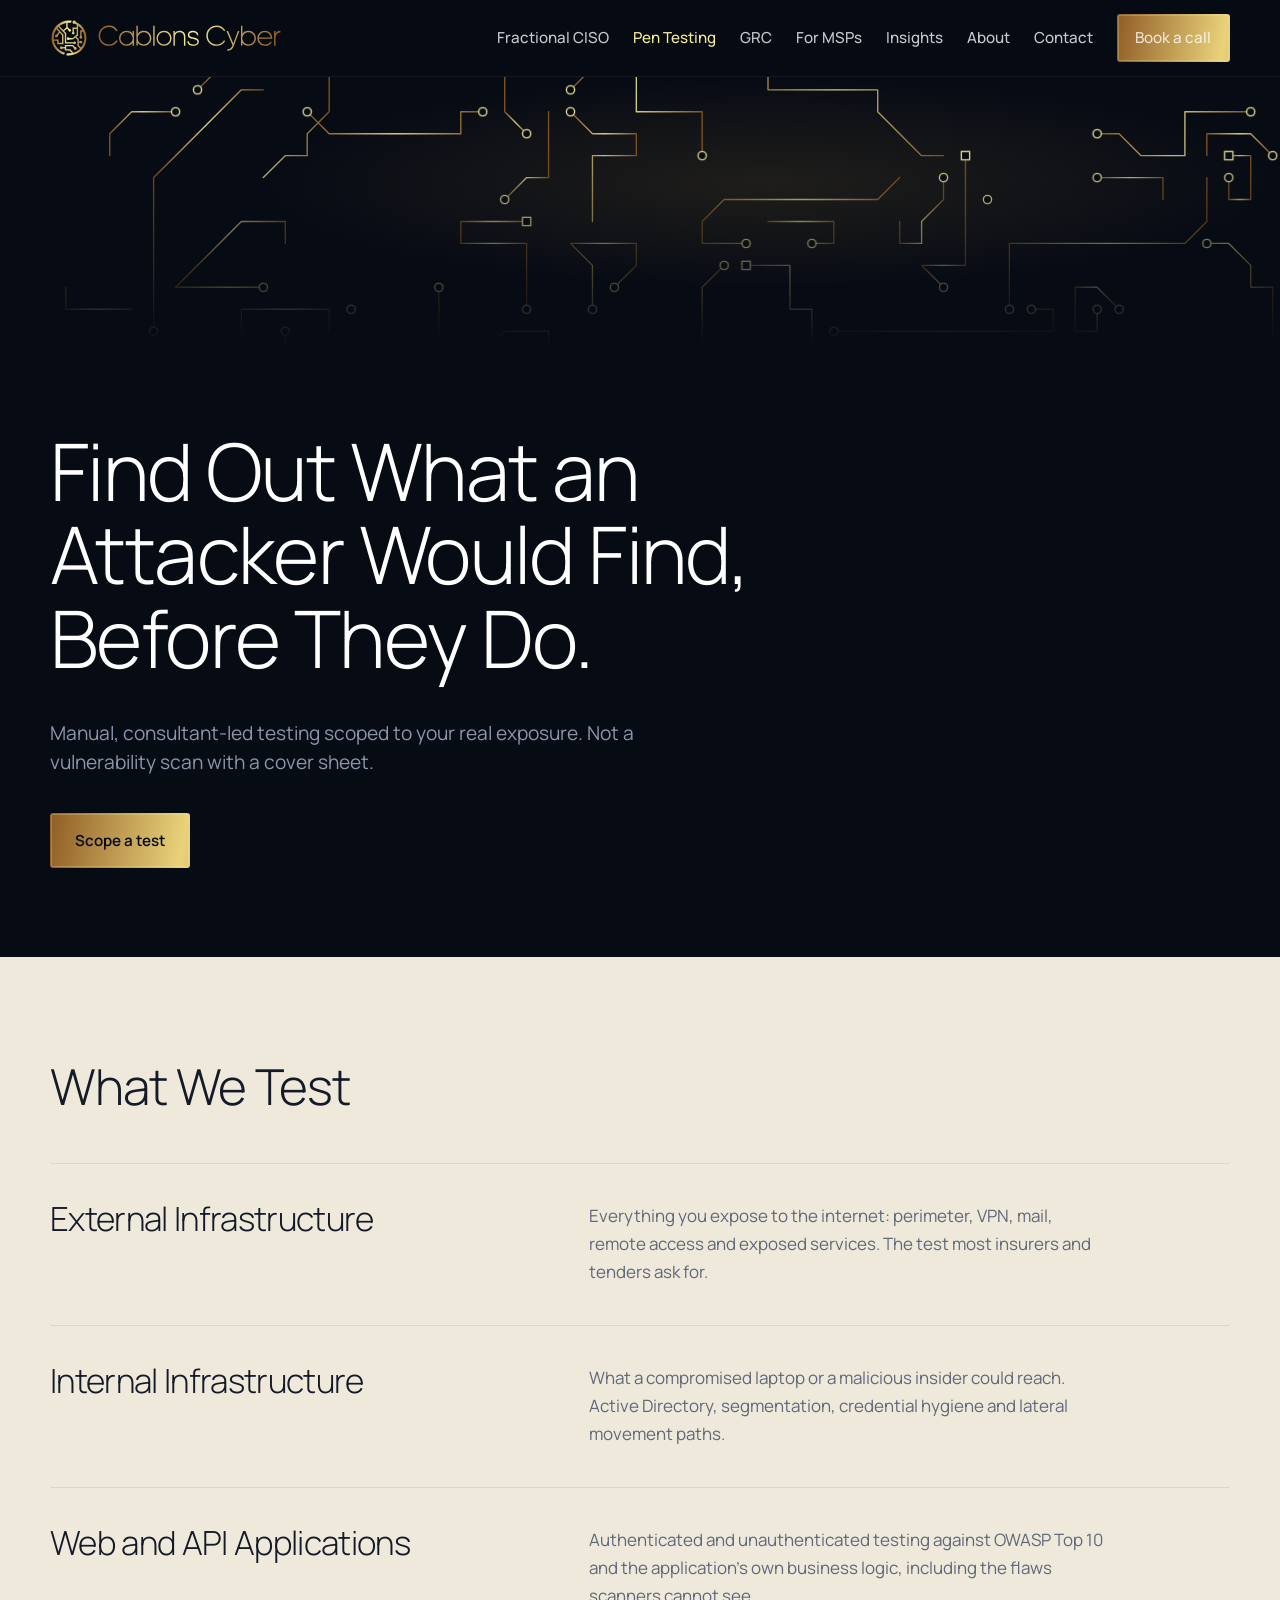
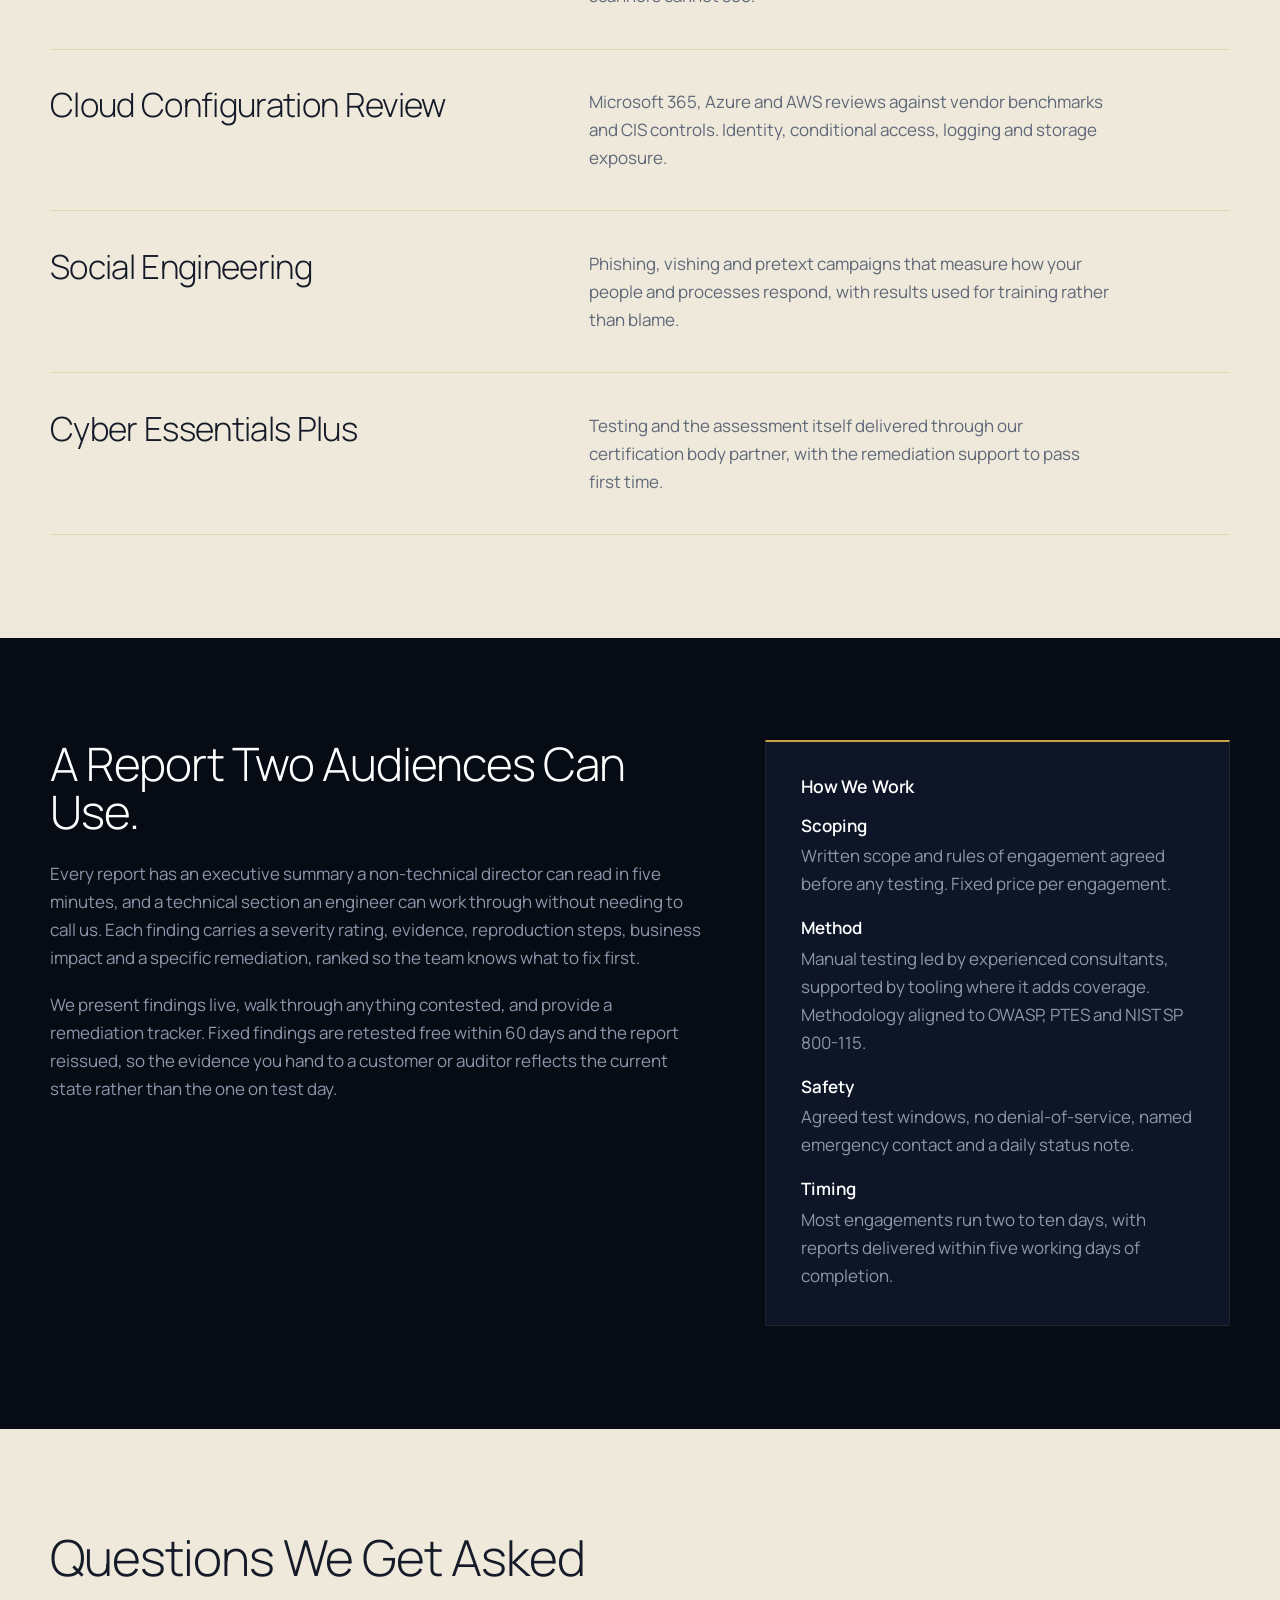
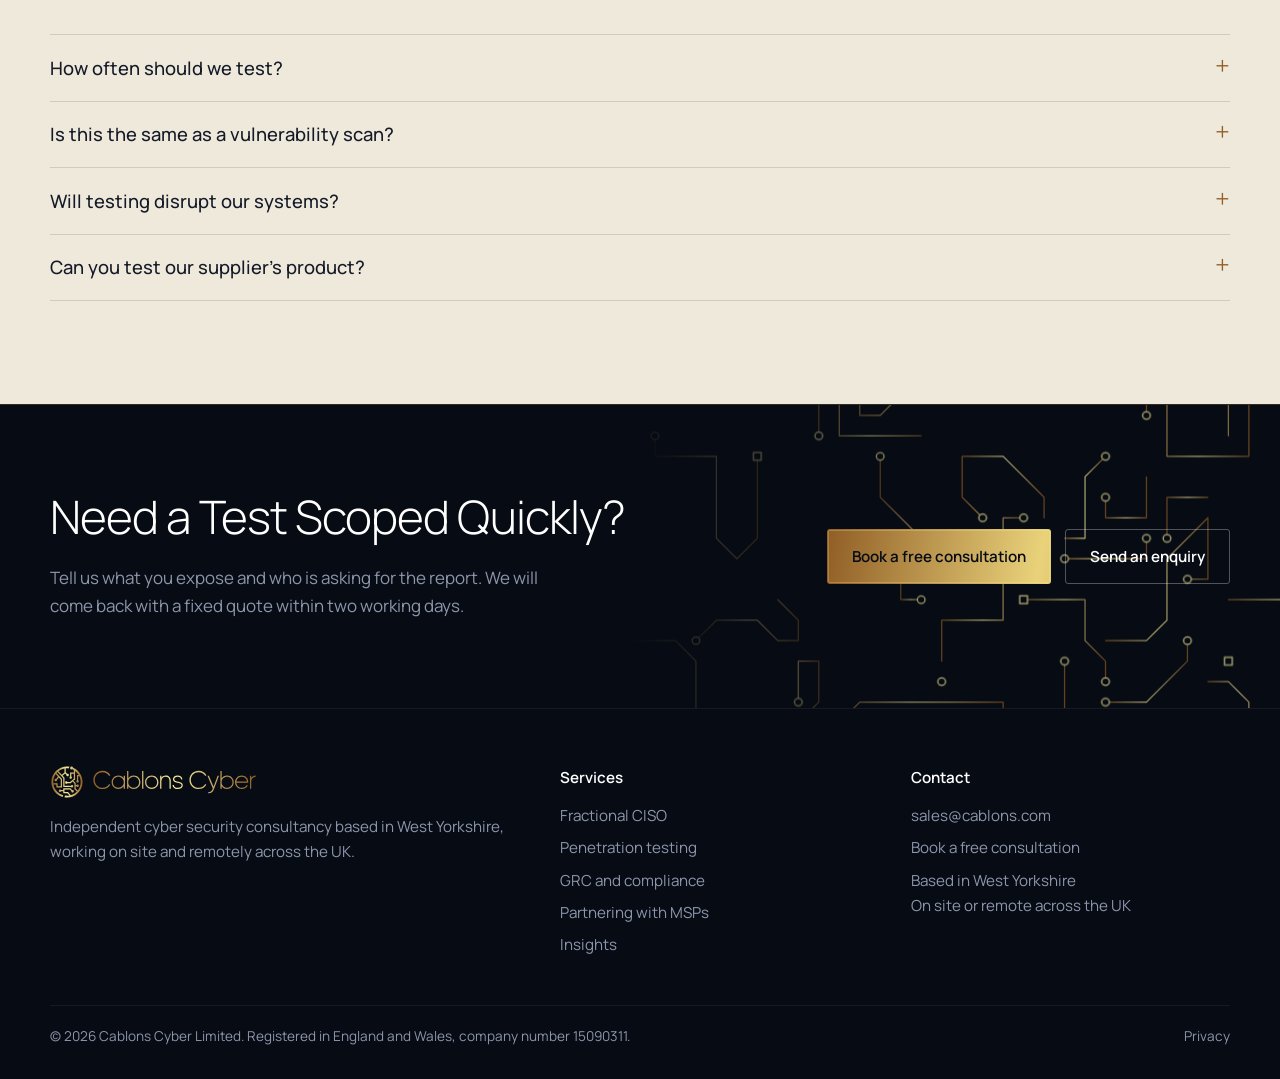
<file: penetration-testing.html>
<!doctype html>
<html lang="en-GB">
<head>
<meta charset="utf-8">
<meta name="viewport" content="width=device-width, initial-scale=1">
<title>Penetration Testing Services UK | Cablons Cyber</title>
<meta name="description" content="Infrastructure, web application, cloud and social engineering penetration testing for UK businesses, with executive and technical reporting and a free retest.">
<link rel="canonical" href="https://www.cablons.com/penetration-testing.html">
<meta property="og:type" content="website">
<meta property="og:title" content="Penetration testing services UK | Cablons Cyber">
<meta property="og:description" content="Infrastructure, web application, cloud and social engineering penetration testing for UK businesses, with executive and technical reporting and a free retest.">
<meta property="og:url" content="https://www.cablons.com/penetration-testing.html">
<meta property="og:image" content="https://www.cablons.com/assets/og-image.png">
<meta name="twitter:card" content="summary">
<meta name="theme-color" content="#070b14">
<link rel="icon" href="assets/favicon.png" type="image/png" sizes="32x32">
<link rel="apple-touch-icon" href="assets/apple-touch-icon.png">
<link rel="preconnect" href="https://fonts.googleapis.com">
<link rel="preconnect" href="https://fonts.gstatic.com" crossorigin>
<link href="https://fonts.googleapis.com/css2?family=Manrope:wght@300;400;500;600&display=swap" rel="stylesheet">
<link rel="stylesheet" href="styles.css">
<script type="application/ld+json">
{
  "@context": "https://schema.org",
  "@type": "ProfessionalService",
  "name": "Cablons Cyber Limited",
  "url": "https://www.cablons.com/",
  "logo": "https://www.cablons.com/assets/logo.svg",
  "email": "sales@cablons.com",
  "address": {"@type": "PostalAddress", "addressRegion": "West Yorkshire", "addressCountry": "GB"},
  "areaServed": "United Kingdom",
  "description": "Infrastructure, web application, cloud and social engineering penetration testing for UK businesses, with executive and technical reporting and a free retest."
}
</script>
</head>
<body>
<a class="skip" href="#main">Skip to content</a>
<header class="site-header">
  <div class="wrap">
    <a class="brand" href="index.html" aria-label="Cablons Cyber home"><img src="assets/logo.svg" alt="Cablons Cyber"></a>
    <button class="nav-toggle" aria-expanded="false" aria-controls="nav">Menu</button>
    <nav class="nav" id="nav" aria-label="Main">
      <a href="vciso.html">Fractional CISO</a>
      <a href="penetration-testing.html" aria-current="page">Pen Testing</a>
      <a href="grc-consultancy.html">GRC</a>
      <a href="msp-partners.html">For MSPs</a>
      <a href="insights.html">Insights</a>
      <a href="about.html">About</a>
      <a href="contact.html">Contact</a>
      <a class="btn btn-gold" href="https://calendly.com/shaun-wakefield-cablons">Book a call</a>
    </nav>
  </div>
</header>
<main id="main">

<section class="hero art-top">
  <div class="art"><svg class="circuit" viewBox="0 0 1400 520" fill="none" aria-hidden="true" focusable="false">
<defs><linearGradient id="goldline" x1="0" y1="0" x2="1" y2="0"><stop offset="0" stop-color="#905e26"/><stop offset="0.5" stop-color="#f5ec9b"/><stop offset="1" stop-color="#905e26"/></linearGradient></defs>
<path class="trace" style="--i:0" d="M864,432 L864,456 L864,480 L888,480 L912,480 L936,480" pathLength="1"/>
<path class="trace" style="--i:1" d="M1032,144 L1008,144 L984,120 L960,96 L960,72 L936,72 L912,72 L888,72 L864,72 L840,72 L840,48 L840,24 L816,24 L792,24" pathLength="1"/>
<path class="trace" style="--i:2" d="M288,168 L312,144 L336,144 L336,120 L360,96 L360,72 L360,48 L336,48 L312,48 L288,48 L264,48 L240,48 L216,72" pathLength="1"/>
<path class="trace" style="--i:3" d="M1224,312 L1200,288 L1176,288 L1176,312 L1176,336 L1200,336 L1200,312" pathLength="1"/>
<path class="trace" style="--i:4" d="M1320,168 L1320,192 L1320,216 L1296,240 L1272,240 L1248,240 L1224,240 L1200,240 L1176,240 L1152,240 L1128,240 L1104,240 L1104,264 L1104,288 L1104,312" pathLength="1"/>
<path class="trace" style="--i:5" d="M480,288 L480,312 L480,336 L480,360 L480,384 L480,408 L456,408 L432,408 L408,408" pathLength="1"/>
<path class="trace" style="--i:6" d="M288,72 L264,72 L240,96 L216,120 L192,144 L168,168 L168,192 L168,216 L168,240 L168,264 L168,288 L168,312 L168,336" pathLength="1"/>
<path class="trace" style="--i:7" d="M936,408 L912,408 L888,408 L888,384 L888,360 L888,336 L888,312 L864,312 L864,288 L864,264 L840,264 L816,264" pathLength="1"/>
<path class="trace" style="--i:8" d="M576,312 L576,288 L576,264 L576,240 L552,240 L528,240 L504,240 L504,216 L528,216 L552,216 L576,216" pathLength="1"/>
<path class="trace" style="--i:9" d="M840,216 L864,216 L888,216 L912,216 L912,240 L888,240" pathLength="1"/>
<path class="trace" style="--i:10" d="M576,120 L552,96 L552,72 L552,48 L552,24 L576,24" pathLength="1"/>
<path class="trace" style="--i:11" d="M1176,432 L1200,432 L1224,432 L1224,456 L1224,480" pathLength="1"/>
<path class="trace" style="--i:12" d="M984,168 L960,192 L936,192 L912,192 L888,192 L864,192 L840,192 L816,192 L792,192 L768,216 L768,240 L792,240 L816,240" pathLength="1"/>
<path class="trace" style="--i:13" d="M336,456 L312,456 L312,432 L312,408 L312,384 L336,360 L360,336 L360,312 L336,312 L312,312 L288,312 L264,312 L264,336 L264,360 L288,360 L312,360 L312,336" pathLength="1"/>
<path class="trace" style="--i:14" d="M600,96 L600,120 L600,144 L600,168 L576,168 L552,192" pathLength="1"/>
<path class="trace" style="--i:15" d="M1368,96 L1344,96 L1320,96 L1296,96 L1296,120 L1296,144 L1272,144 L1248,144 L1224,120 L1200,120" pathLength="1"/>
<path class="trace" style="--i:16" d="M1128,312 L1152,312 L1152,336 L1128,336 L1104,336 L1080,336 L1056,336 L1032,336 L1008,336 L984,336 L960,336 L936,336 L912,336" pathLength="1"/>
<path class="trace" style="--i:17" d="M72,288 L72,312 L96,312 L120,312 L144,312" pathLength="1"/>
<path class="trace" style="--i:18" d="M72,216 L72,192 L72,168 L72,144 L72,120 L72,96 L72,72 L72,48 L72,24" pathLength="1"/>
<path class="trace" style="--i:19" d="M1344,384 L1320,384 L1296,384 L1272,384 L1248,384 L1248,408 L1248,432 L1272,432 L1296,432 L1320,432 L1344,408" pathLength="1"/>
<path class="trace" style="--i:20" d="M672,408 L648,408 L624,408 L600,408 L600,384 L600,360 L600,336 L576,336 L552,336 L528,360 L552,384 L576,384" pathLength="1"/>
<path class="trace" style="--i:21" d="M696,432 L720,432 L744,432 L768,432 L768,408 L768,384 L768,360 L768,336 L768,312 L768,288 L792,264" pathLength="1"/>
<path class="trace" style="--i:22" d="M984,216 L984,240 L1008,240 L1008,216 L1032,192 L1032,168" pathLength="1"/>
<path class="trace" style="--i:23" d="M432,456 L456,480 L480,480 L504,480 L528,480 L552,480 L576,480" pathLength="1"/>
<path class="trace" style="--i:24" d="M768,144 L768,120 L768,96 L744,96 L720,96 L696,96 L696,72 L696,48 L672,48 L648,48 L624,72" pathLength="1"/>
<path class="trace" style="--i:25" d="M1032,432 L1056,432 L1080,432 L1080,408 L1080,384 L1056,384 L1056,360" pathLength="1"/>
<path class="trace" style="--i:26" d="M1296,360 L1320,360 L1344,360 L1368,360 L1392,360 L1392,336 L1392,312 L1392,288 L1368,288 L1368,264 L1344,240 L1320,240" pathLength="1"/>
<path class="trace" style="--i:27" d="M648,312 L648,288 L648,264 L624,240 L648,240 L672,240 L696,240 L696,264 L672,288" pathLength="1"/>
<path class="trace" style="--i:28" d="M168,408 L168,432 L144,432 L144,456 L120,480" pathLength="1"/>
<path class="trace" style="--i:29" d="M1152,480 L1152,456 L1152,432 L1152,408 L1176,408" pathLength="1"/>
<path class="trace" style="--i:30" d="M96,432 L120,432 L120,408 L120,384 L144,384 L168,384" pathLength="1"/>
<path class="trace" style="--i:31" d="M648,216 L648,192 L648,168 L648,144 L672,144 L696,144 L696,120 L672,120 L648,120 L624,96" pathLength="1"/>
<path class="trace" style="--i:32" d="M312,240 L312,216 L288,216 L264,216 L240,240 L216,264 L192,288 L216,288 L240,288 L264,288 L288,288" pathLength="1"/>
<path class="trace" style="--i:33" d="M1344,144 L1368,144 L1368,168 L1368,192 L1344,192 L1344,168" pathLength="1"/>
<path class="trace" style="--i:34" d="M1248,24 L1224,24 L1200,24 L1176,24 L1152,24" pathLength="1"/>
<path class="trace" style="--i:35" d="M1224,408 L1224,384 L1200,360 L1176,360 L1152,360 L1128,360 L1104,360 L1104,384" pathLength="1"/>
<path class="trace" style="--i:36" d="M576,48 L600,48 L600,24 L624,24 L648,24 L672,24 L696,24 L720,24" pathLength="1"/>
<path class="trace" style="--i:37" d="M1272,192 L1272,168 L1248,168 L1224,168 L1200,168" pathLength="1"/>
<path class="trace" style="--i:38" d="M384,312 L384,288 L384,264 L384,240 L384,216" pathLength="1"/>
<path class="trace" style="--i:39" d="M120,144 L120,120 L144,96 L168,96 L192,96" pathLength="1"/>
<path class="trace" style="--i:40" d="M1320,144 L1320,120 L1344,120 L1368,120 L1392,144" pathLength="1"/>
<path class="trace" style="--i:41" d="M1032,288 L1008,264 L1032,264 L1056,264 L1056,240 L1056,216 L1056,192 L1056,168 L1056,144" pathLength="1"/>
<path class="trace" style="--i:42" d="M1008,360 L984,360 L984,384 L984,408 L960,408" pathLength="1"/>
<path class="trace" style="--i:43" d="M336,96 L360,120 L384,120 L408,120 L432,120 L456,120 L480,120 L504,120 L504,96 L528,96" pathLength="1"/>
<path class="trace" style="--i:44" d="M624,480 L648,480 L672,480 L696,480 L720,480 L720,456" pathLength="1"/>
<path class="trace" style="--i:45" d="M1080,288 L1080,264 L1080,240 L1080,216 L1080,192" pathLength="1"/>
<circle class="node" style="--i:0" cx="936" cy="480" r="4.5"/>
<circle class="node" style="--i:1" cx="792" cy="24" r="4.5"/>
<circle class="node" style="--i:2" cx="216" cy="72" r="4.5"/>
<circle class="node" style="--i:3" cx="1200" cy="312" r="4.5"/>
<circle class="node" style="--i:3" cx="1224" cy="312" r="4.5"/>
<circle class="node" style="--i:4" cx="1104" cy="312" r="4.5"/>
<circle class="node" style="--i:5" cx="408" cy="408" r="4.5"/>
<circle class="node" style="--i:5" cx="480" cy="288" r="4.5"/>
<circle class="node" style="--i:6" cx="168" cy="336" r="4.5"/>
<circle class="node" style="--i:8" cx="576" cy="312" r="4.5"/>
<circle class="node" style="--i:9" cx="888" cy="240" r="4.5"/>
<circle class="node" style="--i:10" cx="576" cy="24" r="4.5"/>
<circle class="node" style="--i:10" cx="576" cy="120" r="4.5"/>
<circle class="node" style="--i:11" cx="1224" cy="480" r="4.5"/>
<circle class="node" style="--i:12" cx="816" cy="240" r="4.5"/>
<circle class="node" style="--i:13" cx="312" cy="336" r="4.5"/>
<circle class="node" style="--i:14" cx="552" cy="192" r="4.5"/>
<circle class="node" style="--i:15" cx="1200" cy="120" r="4.5"/>
<circle class="node" style="--i:15" cx="1368" cy="96" r="4.5"/>
<circle class="node" style="--i:16" cx="912" cy="336" r="4.5"/>
<circle class="node" style="--i:16" cx="1128" cy="312" r="4.5"/>
<circle class="node" style="--i:19" cx="1344" cy="408" r="4.5"/>
<circle class="node" style="--i:19" cx="1344" cy="384" r="4.5"/>
<circle class="node" style="--i:20" cx="576" cy="384" r="4.5"/>
<circle class="node" style="--i:21" cx="792" cy="264" r="4.5"/>
<circle class="node" style="--i:22" cx="1032" cy="168" r="4.5"/>
<circle class="node" style="--i:23" cx="576" cy="480" r="4.5"/>
<circle class="node" style="--i:24" cx="624" cy="72" r="4.5"/>
<circle class="node" style="--i:24" cx="768" cy="144" r="4.5"/>
<circle class="node" style="--i:25" cx="1056" cy="360" r="4.5"/>
<circle class="node" style="--i:26" cx="1320" cy="240" r="4.5"/>
<circle class="node" style="--i:27" cx="672" cy="288" r="4.5"/>
<circle class="node" style="--i:27" cx="648" cy="312" r="4.5"/>
<circle class="node" style="--i:28" cx="120" cy="480" r="4.5"/>
<circle class="node" style="--i:28" cx="168" cy="408" r="4.5"/>
<circle class="node" style="--i:30" cx="168" cy="384" r="4.5"/>
<circle class="node" style="--i:31" cx="624" cy="96" r="4.5"/>
<circle class="node" style="--i:32" cx="288" cy="288" r="4.5"/>
<circle class="node" style="--i:33" cx="1344" cy="168" r="4.5"/>
<circle class="node" style="--i:34" cx="1152" cy="24" r="4.5"/>
<circle class="node" style="--i:35" cx="1224" cy="408" r="4.5"/>
<circle class="node" style="--i:36" cx="720" cy="24" r="4.5"/>
<circle class="node" style="--i:36" cx="576" cy="48" r="4.5"/>
<circle class="node" style="--i:37" cx="1200" cy="168" r="4.5"/>
<circle class="node" style="--i:38" cx="384" cy="312" r="4.5"/>
<circle class="node" style="--i:39" cx="192" cy="96" r="4.5"/>
<circle class="node" style="--i:40" cx="1392" cy="144" r="4.5"/>
<circle class="node" style="--i:41" cx="1032" cy="288" r="4.5"/>
<circle class="node" style="--i:42" cx="960" cy="408" r="4.5"/>
<circle class="node" style="--i:43" cx="528" cy="96" r="4.5"/>
<circle class="node" style="--i:43" cx="336" cy="96" r="4.5"/>
<circle class="node" style="--i:44" cx="720" cy="456" r="4.5"/>
<circle class="node" style="--i:44" cx="624" cy="480" r="4.5"/>
<circle class="node" style="--i:45" cx="1080" cy="192" r="4.5"/>
<rect class="node" style="--i:7" x="811.5" y="259.5" width="9" height="9"/>
<rect class="node" style="--i:8" x="571.5" y="211.5" width="9" height="9"/>
<rect class="node" style="--i:18" x="67.5" y="19.5" width="9" height="9"/>
<rect class="node" style="--i:21" x="691.5" y="427.5" width="9" height="9"/>
<rect class="node" style="--i:33" x="1339.5" y="139.5" width="9" height="9"/>
<rect class="node" style="--i:35" x="1099.5" y="379.5" width="9" height="9"/>
<rect class="node" style="--i:41" x="1051.5" y="139.5" width="9" height="9"/>
<rect class="node" style="--i:42" x="1003.5" y="355.5" width="9" height="9"/>
</svg></div>
  <div class="wrap">
    <div class="hero-copy">
      <h1>Find Out What an Attacker Would Find, Before They Do.</h1>
      <p class="lead">Manual, consultant-led testing scoped to your real exposure. Not a vulnerability scan with a cover sheet.</p>
      <div class="actions"><a class="btn btn-gold" href="https://calendly.com/shaun-wakefield-cablons">Scope a test</a></div>
    </div>
  </div>
</section>


<section class="section on-bone">
  <div class="wrap">
    <div class="section-head"><h2>What We Test</h2></div>
    <div class="ledger">
<div class="ledger-row"><h3>External Infrastructure</h3><p>Everything you expose to the internet: perimeter, VPN, mail, remote access and exposed services. The test most insurers and tenders ask for.</p><span></span></div>
<div class="ledger-row"><h3>Internal Infrastructure</h3><p>What a compromised laptop or a malicious insider could reach. Active Directory, segmentation, credential hygiene and lateral movement paths.</p><span></span></div>
<div class="ledger-row"><h3>Web and API Applications</h3><p>Authenticated and unauthenticated testing against OWASP Top 10 and the application's own business logic, including the flaws scanners cannot see.</p><span></span></div>
<div class="ledger-row"><h3>Cloud Configuration Review</h3><p>Microsoft 365, Azure and AWS reviews against vendor benchmarks and CIS controls. Identity, conditional access, logging and storage exposure.</p><span></span></div>
<div class="ledger-row"><h3>Social Engineering</h3><p>Phishing, vishing and pretext campaigns that measure how your people and processes respond, with results used for training rather than blame.</p><span></span></div>
<div class="ledger-row"><h3>Cyber Essentials Plus</h3><p>Testing and the assessment itself delivered through our certification body partner, with the remediation support to pass first time.</p><span></span></div>
</div>
  </div>
</section>

<section class="section on-void">
  <div class="wrap statement">
    <div>
      <h2>A Report Two Audiences Can Use.</h2>
      <p class="muted">Every report has an executive summary a non-technical director can read in five minutes, and a technical section an engineer can work through without needing to call us. Each finding carries a severity rating, evidence, reproduction steps, business impact and a specific remediation, ranked so the team knows what to fix first.</p>
      <p class="muted">We present findings live, walk through anything contested, and provide a remediation tracker. Fixed findings are retested free within 60 days and the report reissued, so the evidence you hand to a customer or auditor reflects the current state rather than the one on test day.</p>
    </div>
    <div class="panel">
      <h3>How We Work</h3>
      <dl>
        <dt>Scoping</dt><dd>Written scope and rules of engagement agreed before any testing. Fixed price per engagement.</dd>
        <dt>Method</dt><dd>Manual testing led by experienced consultants, supported by tooling where it adds coverage. Methodology aligned to OWASP, PTES and NIST SP 800-115.</dd>
        <dt>Safety</dt><dd>Agreed test windows, no denial-of-service, named emergency contact and a daily status note.</dd>
        <dt>Timing</dt><dd>Most engagements run two to ten days, with reports delivered within five working days of completion.</dd>
      </dl>
    </div>
  </div>
</section>

<section class="section on-bone faq">
  <div class="wrap">
    <div class="section-head"><h2>Questions We Get Asked</h2></div>
    <details><summary>How often should we test?</summary><p>Annually at minimum, plus after any significant change such as a new application release, a cloud migration or a merger. Many clients move to a six-monthly cycle once a customer or insurer asks for it.</p></details>
    <details><summary>Is this the same as a vulnerability scan?</summary><p>No. A scan automates known-signature checks and produces a long list with many false positives. A penetration test is a consultant actively trying to chain weaknesses together and demonstrate real impact, with the noise removed. We offer managed scanning as a supplement, not as a substitute.</p></details>
    <details><summary>Will testing disrupt our systems?</summary><p>We agree a window, avoid anything destructive, and stop and call you if something unexpected happens. Production testing is routine, but we can test a staging environment where that makes sense.</p></details>
    <details><summary>Can you test our supplier's product?</summary><p>Only with the supplier's written authorisation. We can help you request it and define scope, which is common for SaaS due diligence.</p></details>
  </div>
</section>


<section class="cta">
  <div class="art"><svg class="circuit" viewBox="0 0 900 620" fill="none" aria-hidden="true" focusable="false">
<defs><linearGradient id="goldline" x1="0" y1="0" x2="1" y2="0"><stop offset="0" stop-color="#905e26"/><stop offset="0.5" stop-color="#f5ec9b"/><stop offset="1" stop-color="#905e26"/></linearGradient></defs>
<path class="trace" style="--i:0" d="M264,576 L240,552 L216,552 L192,552 L168,528 L144,504 L120,504 L96,504 L96,480 L96,456 L96,432 L72,408 L48,408 L24,408 L0,408" pathLength="1"/>
<path class="trace" style="--i:1" d="M720,168 L720,144 L720,120 L744,120 L744,144 L744,168 L744,192 L720,192 L696,192 L672,192 L648,192 L648,168 L648,144 L648,120 L648,96 L624,96 L624,120 L624,144" pathLength="1"/>
<path class="trace" style="--i:2" d="M576,408 L600,408 L624,408 L648,384 L648,360 L648,336 L648,312 L672,288 L696,264 L696,288 L696,312 L696,336 L672,336" pathLength="1"/>
<path class="trace" style="--i:3" d="M792,552 L816,552 L840,552 L864,552 L888,552" pathLength="1"/>
<path class="trace" style="--i:4" d="M720,360 L744,360 L768,360 L792,360 L816,360 L840,360 L840,336 L840,312 L816,312 L792,312" pathLength="1"/>
<path class="trace" style="--i:5" d="M168,192 L168,216 L168,240 L168,264 L168,288 L144,312 L120,288 L120,264 L120,240 L120,216 L120,192 L96,192 L72,192 L48,192 L48,168" pathLength="1"/>
<path class="trace" style="--i:6" d="M576,240 L576,264 L600,264 L624,264 L624,240 L624,216" pathLength="1"/>
<path class="trace" style="--i:7" d="M504,264 L504,240 L480,216 L456,192 L432,192 L408,192 L408,216 L408,240 L432,264" pathLength="1"/>
<path class="trace" style="--i:8" d="M696,528 L672,528 L648,528 L648,552 L648,576 L672,576 L672,552" pathLength="1"/>
<path class="trace" style="--i:9" d="M528,312 L552,312 L576,312 L600,312 L624,312 L624,288" pathLength="1"/>
<path class="trace" style="--i:10" d="M816,168 L840,168 L840,192 L864,192 L888,192" pathLength="1"/>
<path class="trace" style="--i:11" d="M168,504 L192,504 L216,504 L240,480 L240,456 L240,432 L216,432 L216,456 L216,480" pathLength="1"/>
<path class="trace" style="--i:12" d="M384,432 L384,408 L384,384 L408,384 L432,384 L456,384 L456,360 L456,336 L456,312 L456,288 L456,264 L480,264" pathLength="1"/>
<path class="trace" style="--i:13" d="M456,120 L432,120 L408,120 L408,96 L384,72 L360,48 L336,72 L336,96 L336,120 L312,144 L288,144 L288,120 L288,96 L264,96 L264,72 L264,48 L264,24" pathLength="1"/>
<path class="trace" style="--i:14" d="M360,168 L336,168 L312,168 L288,168 L264,168 L264,144 L264,120 L240,120 L240,144 L240,168" pathLength="1"/>
<path class="trace" style="--i:15" d="M744,24 L720,24 L696,48 L696,72 L720,72 L720,96" pathLength="1"/>
<path class="trace" style="--i:16" d="M240,528 L264,504 L288,480 L312,480 L336,480 L360,480 L384,480 L408,480 L432,480 L456,480 L456,504 L432,504 L408,504" pathLength="1"/>
<path class="trace" style="--i:17" d="M816,48 L816,72 L792,96 L792,120 L792,144 L792,168" pathLength="1"/>
<path class="trace" style="--i:18" d="M528,432 L528,456 L528,480 L528,504 L528,528 L528,552 L504,576" pathLength="1"/>
<path class="trace" style="--i:19" d="M840,456 L816,456 L792,456 L792,480 L792,504 L792,528 L816,528 L840,528" pathLength="1"/>
<path class="trace" style="--i:20" d="M696,456 L720,456 L744,480 L744,504 L768,504 L768,528 L768,552 L768,576" pathLength="1"/>
<path class="trace" style="--i:21" d="M576,480 L600,480 L624,480 L648,456 L672,432 L672,408" pathLength="1"/>
<path class="trace" style="--i:22" d="M216,576 L192,576 L168,576 L144,576 L120,576 L96,576 L72,576 L48,576 L24,576 L0,576" pathLength="1"/>
<path class="trace" style="--i:23" d="M288,456 L312,456 L336,456 L360,456 L384,456" pathLength="1"/>
<path class="trace" style="--i:24" d="M312,576 L312,552 L312,528 L288,528 L264,528" pathLength="1"/>
<path class="trace" style="--i:25" d="M696,240 L672,240 L648,240 L648,264 L648,288" pathLength="1"/>
<path class="trace" style="--i:26" d="M840,216 L840,240 L840,264 L864,264 L888,264 L888,288 L888,312 L888,336 L888,360" pathLength="1"/>
<path class="trace" style="--i:27" d="M336,288 L336,312 L336,336 L336,360 L360,360" pathLength="1"/>
<path class="trace" style="--i:28" d="M816,432 L792,432 L768,432 L744,432 L720,432" pathLength="1"/>
<path class="trace" style="--i:29" d="M312,192 L312,216 L312,240 L336,264 L360,288 L384,288 L408,288 L432,288" pathLength="1"/>
<path class="trace" style="--i:30" d="M672,24 L672,48 L672,72 L672,96 L696,96" pathLength="1"/>
<path class="trace" style="--i:31" d="M576,456 L576,432 L552,408 L552,384 L552,360 L528,360 L504,360 L480,360" pathLength="1"/>
<path class="trace" style="--i:32" d="M528,288 L552,288 L552,264 L552,240 L552,216 L576,192" pathLength="1"/>
<path class="trace" style="--i:33" d="M192,360 L216,384 L216,408 L192,408 L168,384 L144,384 L120,384 L96,408" pathLength="1"/>
<circle class="node" style="--i:0" cx="0" cy="408" r="4.5"/>
<circle class="node" style="--i:1" cx="624" cy="144" r="4.5"/>
<circle class="node" style="--i:2" cx="672" cy="336" r="4.5"/>
<circle class="node" style="--i:3" cx="888" cy="552" r="4.5"/>
<circle class="node" style="--i:4" cx="792" cy="312" r="4.5"/>
<circle class="node" style="--i:5" cx="48" cy="168" r="4.5"/>
<circle class="node" style="--i:6" cx="576" cy="240" r="4.5"/>
<circle class="node" style="--i:7" cx="432" cy="264" r="4.5"/>
<circle class="node" style="--i:8" cx="672" cy="552" r="4.5"/>
<circle class="node" style="--i:8" cx="696" cy="528" r="4.5"/>
<circle class="node" style="--i:9" cx="624" cy="288" r="4.5"/>
<circle class="node" style="--i:9" cx="528" cy="312" r="4.5"/>
<circle class="node" style="--i:10" cx="888" cy="192" r="4.5"/>
<circle class="node" style="--i:11" cx="216" cy="480" r="4.5"/>
<circle class="node" style="--i:12" cx="480" cy="264" r="4.5"/>
<circle class="node" style="--i:13" cx="264" cy="24" r="4.5"/>
<circle class="node" style="--i:14" cx="240" cy="168" r="4.5"/>
<circle class="node" style="--i:15" cx="720" cy="96" r="4.5"/>
<circle class="node" style="--i:16" cx="240" cy="528" r="4.5"/>
<circle class="node" style="--i:17" cx="816" cy="48" r="4.5"/>
<circle class="node" style="--i:18" cx="504" cy="576" r="4.5"/>
<circle class="node" style="--i:18" cx="528" cy="432" r="4.5"/>
<circle class="node" style="--i:19" cx="840" cy="528" r="4.5"/>
<circle class="node" style="--i:19" cx="840" cy="456" r="4.5"/>
<circle class="node" style="--i:21" cx="672" cy="408" r="4.5"/>
<circle class="node" style="--i:21" cx="576" cy="480" r="4.5"/>
<circle class="node" style="--i:22" cx="0" cy="576" r="4.5"/>
<circle class="node" style="--i:23" cx="384" cy="456" r="4.5"/>
<circle class="node" style="--i:24" cx="264" cy="528" r="4.5"/>
<circle class="node" style="--i:25" cx="648" cy="288" r="4.5"/>
<circle class="node" style="--i:26" cx="888" cy="360" r="4.5"/>
<circle class="node" style="--i:27" cx="360" cy="360" r="4.5"/>
<circle class="node" style="--i:29" cx="432" cy="288" r="4.5"/>
<circle class="node" style="--i:29" cx="312" cy="192" r="4.5"/>
<circle class="node" style="--i:30" cx="672" cy="24" r="4.5"/>
<circle class="node" style="--i:31" cx="576" cy="456" r="4.5"/>
<circle class="node" style="--i:32" cx="576" cy="192" r="4.5"/>
<circle class="node" style="--i:33" cx="96" cy="408" r="4.5"/>
<rect class="node" style="--i:5" x="163.5" y="187.5" width="9" height="9"/>
<rect class="node" style="--i:16" x="403.5" y="499.5" width="9" height="9"/>
<rect class="node" style="--i:17" x="787.5" y="163.5" width="9" height="9"/>
<rect class="node" style="--i:20" x="763.5" y="571.5" width="9" height="9"/>
<rect class="node" style="--i:24" x="307.5" y="571.5" width="9" height="9"/>
<rect class="node" style="--i:26" x="835.5" y="211.5" width="9" height="9"/>
<rect class="node" style="--i:28" x="715.5" y="427.5" width="9" height="9"/>
<rect class="node" style="--i:30" x="691.5" y="91.5" width="9" height="9"/>
<rect class="node" style="--i:31" x="475.5" y="355.5" width="9" height="9"/>
</svg></div>
  <div class="wrap">
    <div>
      <h2>Need a Test Scoped Quickly?</h2>
      <p>Tell us what you expose and who is asking for the report. We will come back with a fixed quote within two working days.</p>
    </div>
    <div class="actions">
      <a class="btn btn-gold" href="https://calendly.com/shaun-wakefield-cablons">Book a free consultation</a>
      <a class="btn btn-ghost" href="contact.html">Send an enquiry</a>
    </div>
  </div>
</section>


</main>
<footer class="site-footer">
  <div class="wrap">
    <div class="cols">
      <div>
        <a class="brand" href="index.html"><img src="assets/logo.svg" alt="Cablons Cyber"></a>
        <p>Independent cyber security consultancy based in West Yorkshire, working on site and remotely across the UK.</p>
      </div>
      <div>
        <h4>Services</h4>
        <ul>
          <li><a href="vciso.html">Fractional CISO</a></li>
          <li><a href="penetration-testing.html">Penetration testing</a></li>
          <li><a href="grc-consultancy.html">GRC and compliance</a></li>
          <li><a href="msp-partners.html">Partnering with MSPs</a></li>
          <li><a href="insights.html">Insights</a></li>
        </ul>
      </div>
      <div>
        <h4>Contact</h4>
        <ul>
          <li><a href="mailto:sales@cablons.com">sales@cablons.com</a></li>
          <li><a href="https://calendly.com/shaun-wakefield-cablons">Book a free consultation</a></li>
          <li>Based in West Yorkshire<br>On site or remote across the UK</li>
        </ul>
      </div>
    </div>
    <div class="legal">
      <span>&copy; 2026 Cablons Cyber Limited. Registered in England and Wales, company number 15090311.</span>
      <span><a href="privacy.html">Privacy</a></span>
    </div>
  </div>
</footer>
<script>
  (function () {
    var t = document.querySelector('.nav-toggle'), n = document.getElementById('nav');
    if (t) t.addEventListener('click', function () {
      var open = n.classList.toggle('open');
      t.setAttribute('aria-expanded', open ? 'true' : 'false');
    });
    var fmt = function (d) { if (!d) return ''; var m = ['Jan','Feb','Mar','Apr','May','Jun','Jul','Aug','Sep','Oct','Nov','Dec']; var p = d.split('-'); return parseInt(p[2], 10) + ' ' + m[parseInt(p[1], 10) - 1]; };
    var tk = document.getElementById('ticker');
    if (tk && window.fetch) {
      fetch('assets/news.json', {cache: 'no-cache'}).then(function (r) { return r.json(); }).then(function (d) {
        if (!d.items || !d.items.length) return;
        var html = d.items.map(function (it) {
          return '<li><a href="' + it.url + '" rel="noopener"><time>' + fmt(it.date) + '</time>' + it.title.replace(/</g, '&lt;') + '</a></li>';
        }).join('');
        tk.innerHTML = '<ul class="ticker-list">' + html + '</ul><ul class="ticker-list" aria-hidden="true">' + html + '</ul>';
        tk.classList.add('run');
      }).catch(function () { tk.innerHTML = '<ul class="ticker-list"><li><a href="https://thehackernews.com/" rel="noopener">Latest security news at The Hacker News</a></li></ul>'; });
    }
    var arts = document.querySelectorAll('.art');
    if ('IntersectionObserver' in window) {
      var io = new IntersectionObserver(function (es) {
        es.forEach(function (e) { if (e.isIntersecting) { e.target.classList.add('draw'); io.unobserve(e.target); } });
      }, { threshold: 0.2 });
      arts.forEach(function (a) { io.observe(a); });
      var pio = new IntersectionObserver(function (es) {
        es.forEach(function (e) { if (e.isIntersecting) { e.target.classList.add('lit'); pio.unobserve(e.target); } });
      }, { threshold: 0.5 });
      document.querySelectorAll('.process').forEach(function (p) { pio.observe(p); });
    } else {
      arts.forEach(function (a) { a.classList.add('draw'); });
      document.querySelectorAll('.process').forEach(function (p) { p.classList.add('lit'); });
    }
  })();
</script>
</body>
</html>
</file>
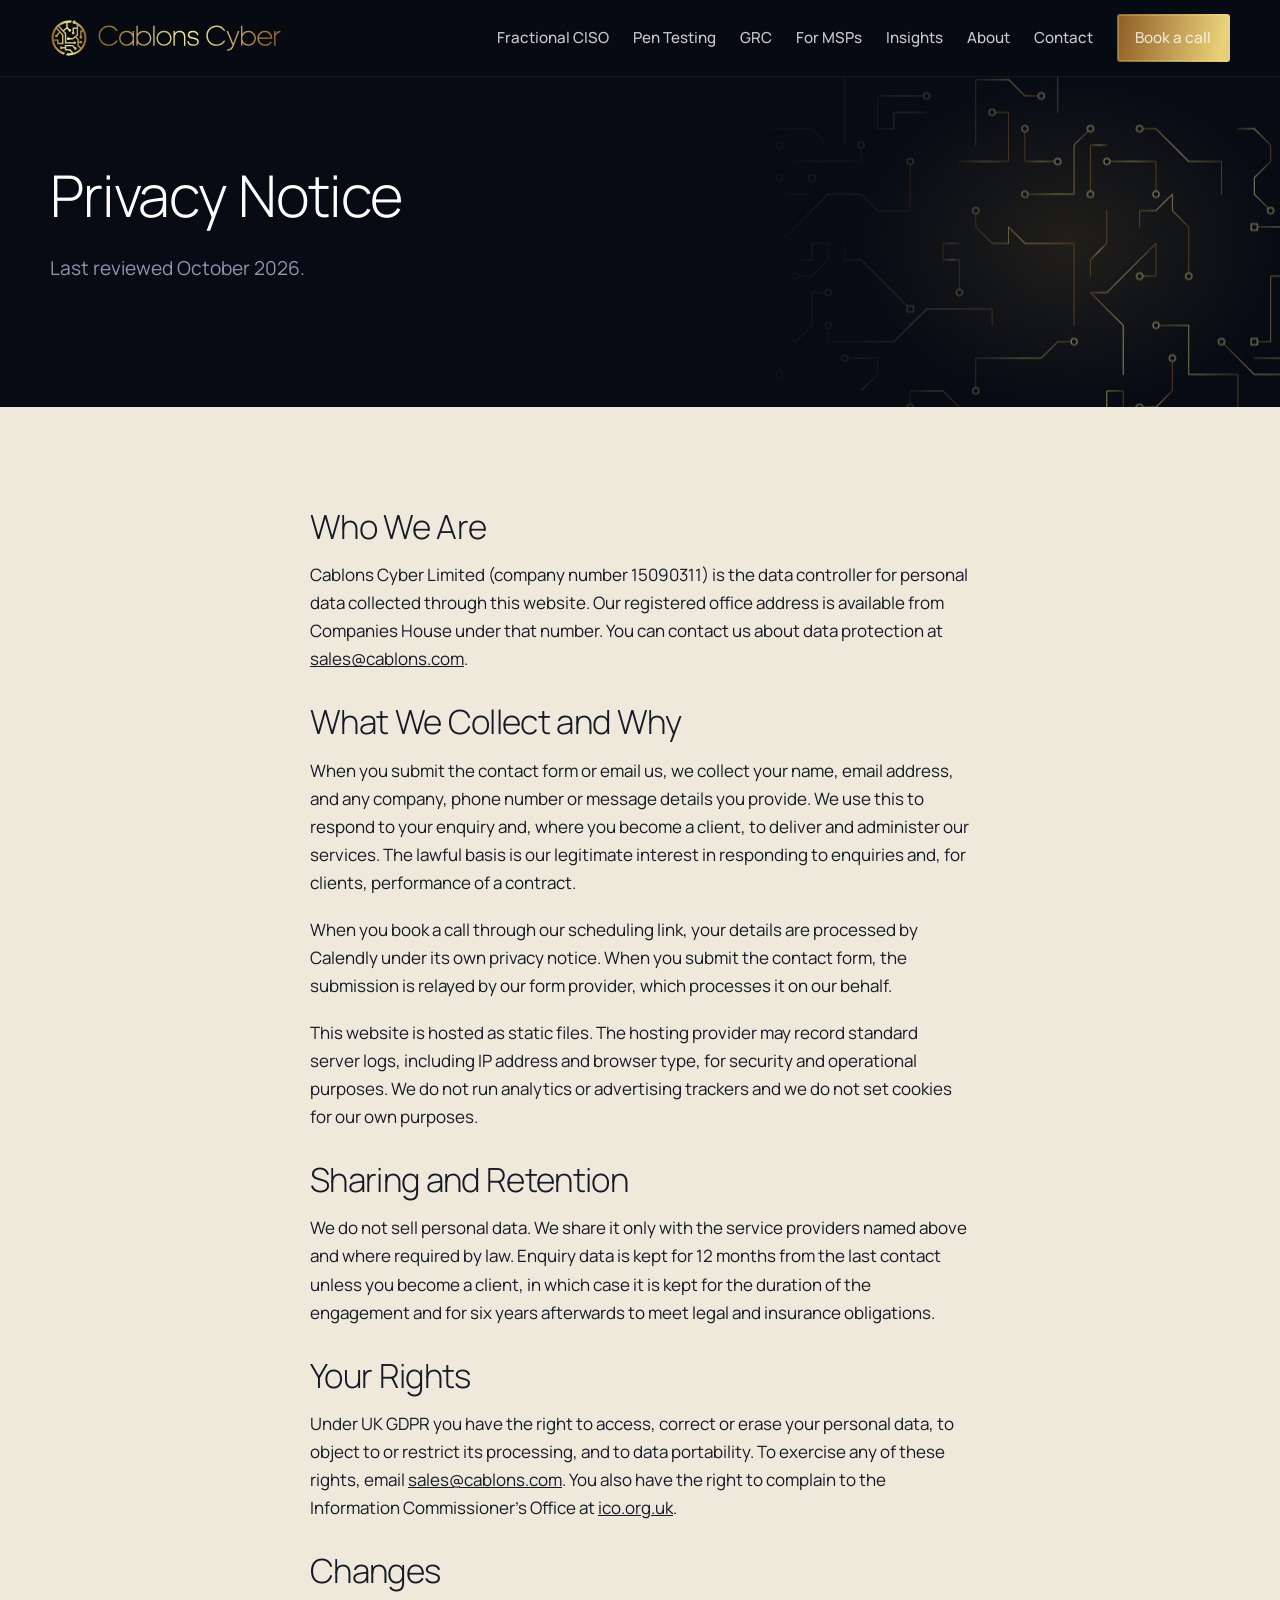
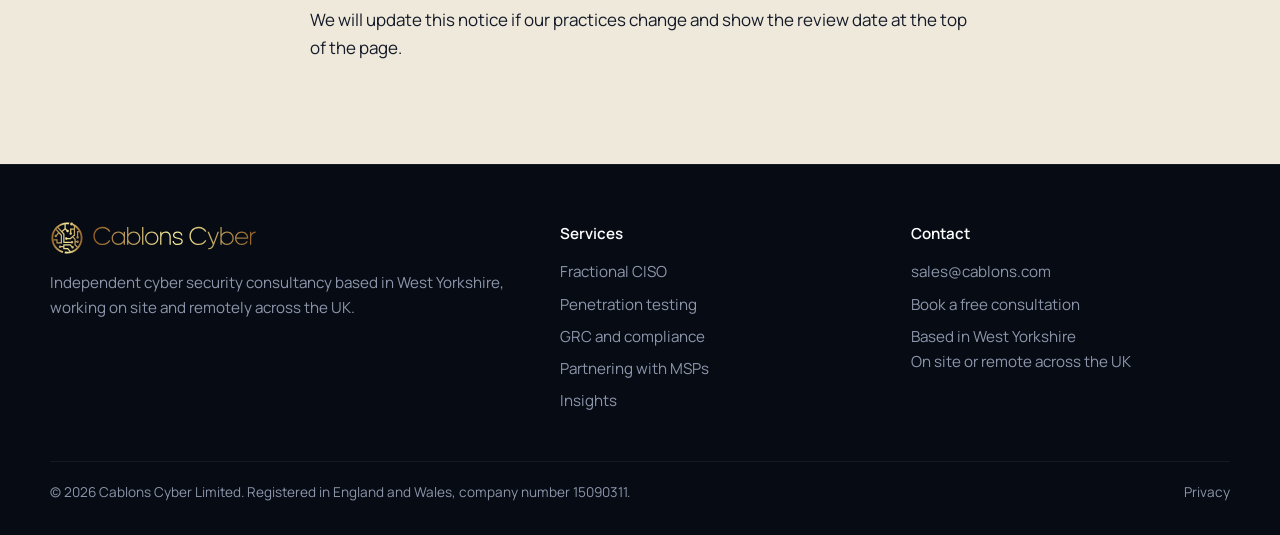
<file: privacy.html>
<!doctype html>
<html lang="en-GB">
<head>
<meta charset="utf-8">
<meta name="viewport" content="width=device-width, initial-scale=1">
<title>Privacy Notice | Cablons Cyber</title>
<meta name="description" content="How Cablons Cyber Limited collects and uses personal data through this website and in the course of its services.">
<link rel="canonical" href="https://www.cablons.com/privacy.html">
<meta property="og:type" content="website">
<meta property="og:title" content="Privacy notice | Cablons Cyber">
<meta property="og:description" content="How Cablons Cyber Limited collects and uses personal data through this website and in the course of its services.">
<meta property="og:url" content="https://www.cablons.com/privacy.html">
<meta property="og:image" content="https://www.cablons.com/assets/og-image.png">
<meta name="twitter:card" content="summary">
<meta name="theme-color" content="#070b14">
<link rel="icon" href="assets/favicon.png" type="image/png" sizes="32x32">
<link rel="apple-touch-icon" href="assets/apple-touch-icon.png">
<link rel="preconnect" href="https://fonts.googleapis.com">
<link rel="preconnect" href="https://fonts.gstatic.com" crossorigin>
<link href="https://fonts.googleapis.com/css2?family=Manrope:wght@300;400;500;600&display=swap" rel="stylesheet">
<link rel="stylesheet" href="styles.css">
<script type="application/ld+json">
{
  "@context": "https://schema.org",
  "@type": "ProfessionalService",
  "name": "Cablons Cyber Limited",
  "url": "https://www.cablons.com/",
  "logo": "https://www.cablons.com/assets/logo.svg",
  "email": "sales@cablons.com",
  "address": {"@type": "PostalAddress", "addressRegion": "West Yorkshire", "addressCountry": "GB"},
  "areaServed": "United Kingdom",
  "description": "How Cablons Cyber Limited collects and uses personal data through this website and in the course of its services."
}
</script>
</head>
<body>
<a class="skip" href="#main">Skip to content</a>
<header class="site-header">
  <div class="wrap">
    <a class="brand" href="index.html" aria-label="Cablons Cyber home"><img src="assets/logo.svg" alt="Cablons Cyber"></a>
    <button class="nav-toggle" aria-expanded="false" aria-controls="nav">Menu</button>
    <nav class="nav" id="nav" aria-label="Main">
      <a href="vciso.html">Fractional CISO</a>
      <a href="penetration-testing.html">Pen Testing</a>
      <a href="grc-consultancy.html">GRC</a>
      <a href="msp-partners.html">For MSPs</a>
      <a href="insights.html">Insights</a>
      <a href="about.html">About</a>
      <a href="contact.html">Contact</a>
      <a class="btn btn-gold" href="https://calendly.com/shaun-wakefield-cablons">Book a call</a>
    </nav>
  </div>
</header>
<main id="main">

<section class="hero art-right hero-small">
  <div class="art"><svg class="circuit" viewBox="0 0 900 620" fill="none" aria-hidden="true" focusable="false">
<defs><linearGradient id="goldline" x1="0" y1="0" x2="1" y2="0"><stop offset="0" stop-color="#905e26"/><stop offset="0.5" stop-color="#f5ec9b"/><stop offset="1" stop-color="#905e26"/></linearGradient></defs>
<path class="trace" style="--i:0" d="M600,288 L600,264 L624,264 L648,240 L648,264 L672,288 L672,312 L672,336 L672,360" pathLength="1"/>
<path class="trace" style="--i:1" d="M768,456 L792,456 L792,432 L792,408 L792,384 L792,360 L816,360 L840,360 L864,360 L888,360" pathLength="1"/>
<path class="trace" style="--i:2" d="M480,120 L480,96 L480,72 L480,48 L504,48 L528,48 L552,48 L576,48 L576,24" pathLength="1"/>
<path class="trace" style="--i:3" d="M504,432 L504,408 L504,384 L504,360 L504,336 L504,312 L480,312 L456,312 L432,312 L408,288 L408,312 L384,312 L360,288 L360,264" pathLength="1"/>
<path class="trace" style="--i:4" d="M360,168 L360,144 L360,120 L360,96 L360,72 L384,72 L408,72 L432,96 L456,96" pathLength="1"/>
<path class="trace" style="--i:5" d="M192,168 L192,192 L168,192 L144,192 L120,192 L96,192 L72,192 L72,168" pathLength="1"/>
<path class="trace" style="--i:6" d="M384,432 L384,408 L360,408 L336,408 L312,408 L288,408 L264,432 L240,456 L216,456 L192,456 L168,456 L144,456 L144,432" pathLength="1"/>
<path class="trace" style="--i:7" d="M720,576 L744,576 L744,552 L744,528 L744,504 L720,504 L696,504 L672,504 L672,480 L672,456 L672,432 L648,432 L624,432" pathLength="1"/>
<path class="trace" style="--i:8" d="M336,192 L360,192 L384,192 L408,192 L408,168 L408,144 L408,120 L384,120" pathLength="1"/>
<path class="trace" style="--i:9" d="M504,456 L480,456 L456,480 L432,480 L408,480 L384,480 L360,480 L360,504 L360,528" pathLength="1"/>
<path class="trace" style="--i:10" d="M840,288 L864,288 L864,264 L864,240 L840,216 L816,216 L816,240 L816,264 L816,288 L792,288 L768,288" pathLength="1"/>
<path class="trace" style="--i:11" d="M96,360 L120,360 L144,336 L144,312 L120,312 L120,336 L96,336" pathLength="1"/>
<path class="trace" style="--i:12" d="M264,552 L264,528 L288,528 L312,528 L336,552 L336,576 L312,576 L288,576" pathLength="1"/>
<path class="trace" style="--i:13" d="M576,504 L576,480 L576,456 L576,432 L552,408 L528,384 L552,384 L576,360 L600,336 L624,312 L624,336 L624,360 L600,360" pathLength="1"/>
<path class="trace" style="--i:14" d="M720,240 L720,216 L720,192 L696,192 L672,192 L648,168 L624,144 L600,144" pathLength="1"/>
<path class="trace" style="--i:15" d="M144,384 L120,384 L120,408 L120,432 L96,456 L72,456 L72,480 L72,504" pathLength="1"/>
<path class="trace" style="--i:16" d="M792,48 L816,48 L816,72 L816,96 L840,120 L864,120 L888,120" pathLength="1"/>
<path class="trace" style="--i:17" d="M480,192 L456,192 L432,192 L432,168 L432,144" pathLength="1"/>
<path class="trace" style="--i:18" d="M744,144 L768,144 L792,168 L792,192 L768,216 L768,240 L792,264" pathLength="1"/>
<path class="trace" style="--i:19" d="M264,192 L264,216 L264,240 L264,264 L240,264 L216,264 L192,240 L168,240 L144,240 L120,264 L96,288 L72,312 L48,312 L24,312 L0,312 L0,336" pathLength="1"/>
<path class="trace" style="--i:20" d="M552,192 L576,192 L600,192 L624,192 L624,216 L624,240" pathLength="1"/>
<path class="trace" style="--i:21" d="M528,144 L504,168 L504,192 L504,216 L504,240 L480,240 L456,240 L432,240" pathLength="1"/>
<path class="trace" style="--i:22" d="M552,264 L552,288 L552,312 L528,336 L528,360" pathLength="1"/>
<path class="trace" style="--i:23" d="M0,192 L24,192 L24,168 L0,144 L0,120" pathLength="1"/>
<path class="trace" style="--i:24" d="M288,120 L264,120 L240,120 L240,144 L216,144 L216,120 L216,96 L240,96 L264,96 L288,96" pathLength="1"/>
<path class="trace" style="--i:25" d="M840,528 L840,504 L816,504 L792,504 L768,504 L744,480 L720,456" pathLength="1"/>
<path class="trace" style="--i:26" d="M168,312 L168,336 L192,336 L216,360 L240,384 L264,408" pathLength="1"/>
<path class="trace" style="--i:27" d="M768,480 L792,480 L816,480 L840,480 L864,480 L888,456 L888,432" pathLength="1"/>
<path class="trace" style="--i:28" d="M552,168 L528,168 L528,192 L528,216 L528,240" pathLength="1"/>
<path class="trace" style="--i:29" d="M336,312 L312,312 L312,336 L336,336 L336,360 L336,384" pathLength="1"/>
<path class="trace" style="--i:30" d="M192,528 L216,504 L216,480 L192,480 L168,480" pathLength="1"/>
<path class="trace" style="--i:31" d="M168,168 L168,144 L168,120 L168,96 L168,72 L168,48 L192,48 L192,24" pathLength="1"/>
<path class="trace" style="--i:32" d="M576,552 L576,528 L552,528 L552,552 L552,576 L528,576" pathLength="1"/>
<path class="trace" style="--i:33" d="M648,480 L648,504 L648,528 L624,552 L600,552" pathLength="1"/>
<path class="trace" style="--i:34" d="M72,216 L72,240 L96,240 L120,240 L120,216" pathLength="1"/>
<path class="trace" style="--i:35" d="M144,168 L120,144 L96,144 L72,144 L48,144 L24,144 L24,120" pathLength="1"/>
<circle class="node" style="--i:0" cx="672" cy="360" r="4.5"/>
<circle class="node" style="--i:1" cx="888" cy="360" r="4.5"/>
<circle class="node" style="--i:2" cx="576" cy="24" r="4.5"/>
<circle class="node" style="--i:3" cx="360" cy="264" r="4.5"/>
<circle class="node" style="--i:4" cx="456" cy="96" r="4.5"/>
<circle class="node" style="--i:5" cx="72" cy="168" r="4.5"/>
<circle class="node" style="--i:5" cx="192" cy="168" r="4.5"/>
<circle class="node" style="--i:6" cx="144" cy="432" r="4.5"/>
<circle class="node" style="--i:7" cx="624" cy="432" r="4.5"/>
<circle class="node" style="--i:8" cx="384" cy="120" r="4.5"/>
<circle class="node" style="--i:9" cx="360" cy="528" r="4.5"/>
<circle class="node" style="--i:9" cx="504" cy="456" r="4.5"/>
<circle class="node" style="--i:10" cx="840" cy="288" r="4.5"/>
<circle class="node" style="--i:11" cx="96" cy="360" r="4.5"/>
<circle class="node" style="--i:12" cx="288" cy="576" r="4.5"/>
<circle class="node" style="--i:12" cx="264" cy="552" r="4.5"/>
<circle class="node" style="--i:13" cx="600" cy="360" r="4.5"/>
<circle class="node" style="--i:14" cx="600" cy="144" r="4.5"/>
<circle class="node" style="--i:15" cx="72" cy="504" r="4.5"/>
<circle class="node" style="--i:15" cx="144" cy="384" r="4.5"/>
<circle class="node" style="--i:17" cx="432" cy="144" r="4.5"/>
<circle class="node" style="--i:17" cx="480" cy="192" r="4.5"/>
<circle class="node" style="--i:18" cx="792" cy="264" r="4.5"/>
<circle class="node" style="--i:19" cx="0" cy="336" r="4.5"/>
<circle class="node" style="--i:19" cx="264" cy="192" r="4.5"/>
<circle class="node" style="--i:20" cx="624" cy="240" r="4.5"/>
<circle class="node" style="--i:20" cx="552" cy="192" r="4.5"/>
<circle class="node" style="--i:21" cx="432" cy="240" r="4.5"/>
<circle class="node" style="--i:21" cx="528" cy="144" r="4.5"/>
<circle class="node" style="--i:23" cx="0" cy="120" r="4.5"/>
<circle class="node" style="--i:24" cx="288" cy="96" r="4.5"/>
<circle class="node" style="--i:25" cx="720" cy="456" r="4.5"/>
<circle class="node" style="--i:27" cx="888" cy="432" r="4.5"/>
<circle class="node" style="--i:28" cx="528" cy="240" r="4.5"/>
<circle class="node" style="--i:29" cx="336" cy="384" r="4.5"/>
<circle class="node" style="--i:30" cx="168" cy="480" r="4.5"/>
<circle class="node" style="--i:31" cx="192" cy="24" r="4.5"/>
<circle class="node" style="--i:33" cx="600" cy="552" r="4.5"/>
<circle class="node" style="--i:33" cx="648" cy="480" r="4.5"/>
<circle class="node" style="--i:34" cx="72" cy="216" r="4.5"/>
<rect class="node" style="--i:1" x="763.5" y="451.5" width="9" height="9"/>
<rect class="node" style="--i:10" x="763.5" y="283.5" width="9" height="9"/>
<rect class="node" style="--i:16" x="883.5" y="115.5" width="9" height="9"/>
<rect class="node" style="--i:26" x="259.5" y="403.5" width="9" height="9"/>
<rect class="node" style="--i:34" x="115.5" y="211.5" width="9" height="9"/>
</svg></div>
  <div class="wrap">
    <div class="hero-copy">
      <h1>Privacy Notice</h1>
      <p class="lead">Last reviewed October 2026.</p>
      
    </div>
  </div>
</section>

<section class="section on-bone">
  <div class="wrap prose">
    <h2>Who We Are</h2>
    <p>Cablons Cyber Limited (company number 15090311) is the data controller for personal data collected through this website. Our registered office address is available from Companies House under that number. You can contact us about data protection at <a href="mailto:sales@cablons.com">sales@cablons.com</a>.</p>
    <h2>What We Collect and Why</h2>
    <p>When you submit the contact form or email us, we collect your name, email address, and any company, phone number or message details you provide. We use this to respond to your enquiry and, where you become a client, to deliver and administer our services. The lawful basis is our legitimate interest in responding to enquiries and, for clients, performance of a contract.</p>
    <p>When you book a call through our scheduling link, your details are processed by Calendly under its own privacy notice. When you submit the contact form, the submission is relayed by our form provider, which processes it on our behalf.</p>
    <p>This website is hosted as static files. The hosting provider may record standard server logs, including IP address and browser type, for security and operational purposes. We do not run analytics or advertising trackers and we do not set cookies for our own purposes.</p>
    <h2>Sharing and Retention</h2>
    <p>We do not sell personal data. We share it only with the service providers named above and where required by law. Enquiry data is kept for 12 months from the last contact unless you become a client, in which case it is kept for the duration of the engagement and for six years afterwards to meet legal and insurance obligations.</p>
    <h2>Your Rights</h2>
    <p>Under UK GDPR you have the right to access, correct or erase your personal data, to object to or restrict its processing, and to data portability. To exercise any of these rights, email <a href="mailto:sales@cablons.com">sales@cablons.com</a>. You also have the right to complain to the Information Commissioner's Office at <a href="https://ico.org.uk" rel="noopener">ico.org.uk</a>.</p>
    <h2>Changes</h2>
    <p>We will update this notice if our practices change and show the review date at the top of the page.</p>
  </div>
</section>

</main>
<footer class="site-footer">
  <div class="wrap">
    <div class="cols">
      <div>
        <a class="brand" href="index.html"><img src="assets/logo.svg" alt="Cablons Cyber"></a>
        <p>Independent cyber security consultancy based in West Yorkshire, working on site and remotely across the UK.</p>
      </div>
      <div>
        <h4>Services</h4>
        <ul>
          <li><a href="vciso.html">Fractional CISO</a></li>
          <li><a href="penetration-testing.html">Penetration testing</a></li>
          <li><a href="grc-consultancy.html">GRC and compliance</a></li>
          <li><a href="msp-partners.html">Partnering with MSPs</a></li>
          <li><a href="insights.html">Insights</a></li>
        </ul>
      </div>
      <div>
        <h4>Contact</h4>
        <ul>
          <li><a href="mailto:sales@cablons.com">sales@cablons.com</a></li>
          <li><a href="https://calendly.com/shaun-wakefield-cablons">Book a free consultation</a></li>
          <li>Based in West Yorkshire<br>On site or remote across the UK</li>
        </ul>
      </div>
    </div>
    <div class="legal">
      <span>&copy; 2026 Cablons Cyber Limited. Registered in England and Wales, company number 15090311.</span>
      <span><a href="privacy.html">Privacy</a></span>
    </div>
  </div>
</footer>
<script>
  (function () {
    var t = document.querySelector('.nav-toggle'), n = document.getElementById('nav');
    if (t) t.addEventListener('click', function () {
      var open = n.classList.toggle('open');
      t.setAttribute('aria-expanded', open ? 'true' : 'false');
    });
    var fmt = function (d) { if (!d) return ''; var m = ['Jan','Feb','Mar','Apr','May','Jun','Jul','Aug','Sep','Oct','Nov','Dec']; var p = d.split('-'); return parseInt(p[2], 10) + ' ' + m[parseInt(p[1], 10) - 1]; };
    var tk = document.getElementById('ticker');
    if (tk && window.fetch) {
      fetch('assets/news.json', {cache: 'no-cache'}).then(function (r) { return r.json(); }).then(function (d) {
        if (!d.items || !d.items.length) return;
        var html = d.items.map(function (it) {
          return '<li><a href="' + it.url + '" rel="noopener"><time>' + fmt(it.date) + '</time>' + it.title.replace(/</g, '&lt;') + '</a></li>';
        }).join('');
        tk.innerHTML = '<ul class="ticker-list">' + html + '</ul><ul class="ticker-list" aria-hidden="true">' + html + '</ul>';
        tk.classList.add('run');
      }).catch(function () { tk.innerHTML = '<ul class="ticker-list"><li><a href="https://thehackernews.com/" rel="noopener">Latest security news at The Hacker News</a></li></ul>'; });
    }
    var arts = document.querySelectorAll('.art');
    if ('IntersectionObserver' in window) {
      var io = new IntersectionObserver(function (es) {
        es.forEach(function (e) { if (e.isIntersecting) { e.target.classList.add('draw'); io.unobserve(e.target); } });
      }, { threshold: 0.2 });
      arts.forEach(function (a) { io.observe(a); });
      var pio = new IntersectionObserver(function (es) {
        es.forEach(function (e) { if (e.isIntersecting) { e.target.classList.add('lit'); pio.unobserve(e.target); } });
      }, { threshold: 0.5 });
      document.querySelectorAll('.process').forEach(function (p) { pio.observe(p); });
    } else {
      arts.forEach(function (a) { a.classList.add('draw'); });
      document.querySelectorAll('.process').forEach(function (p) { p.classList.add('lit'); });
    }
  })();
</script>
</body>
</html>
</file>
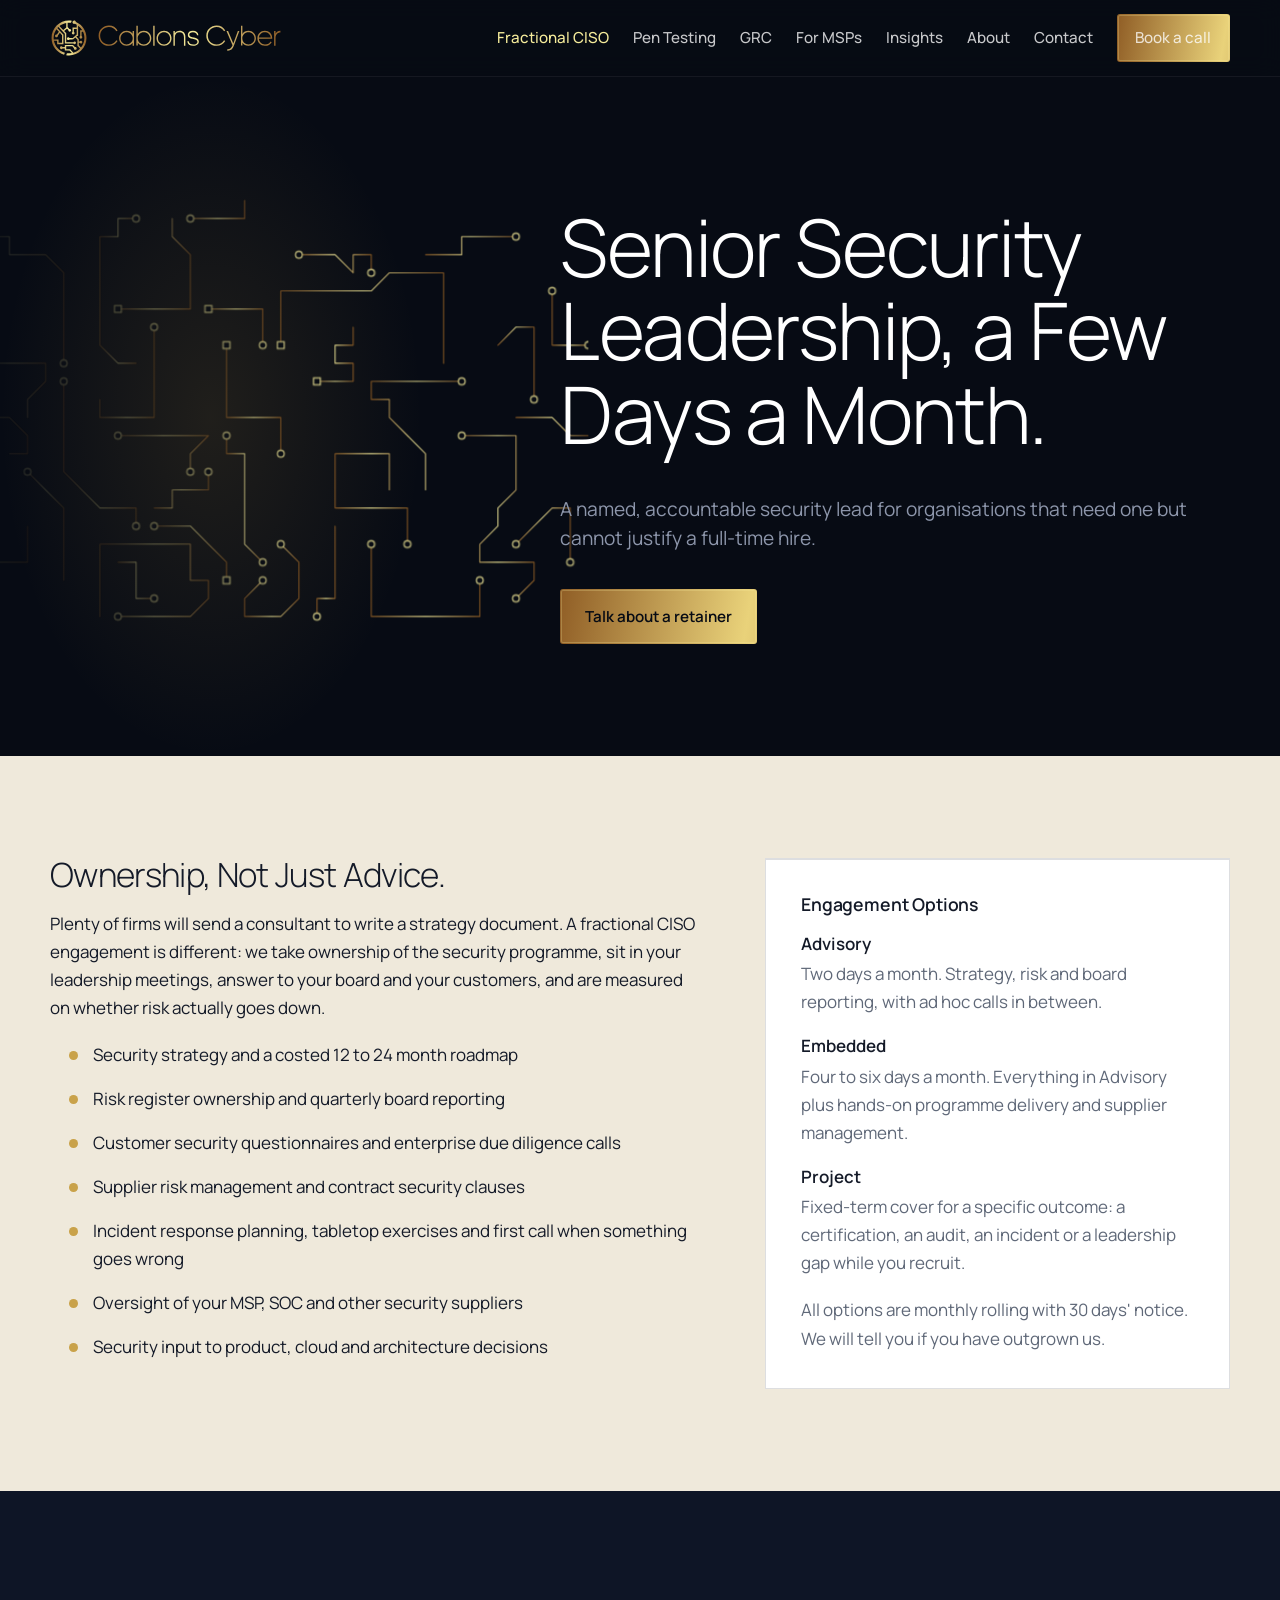
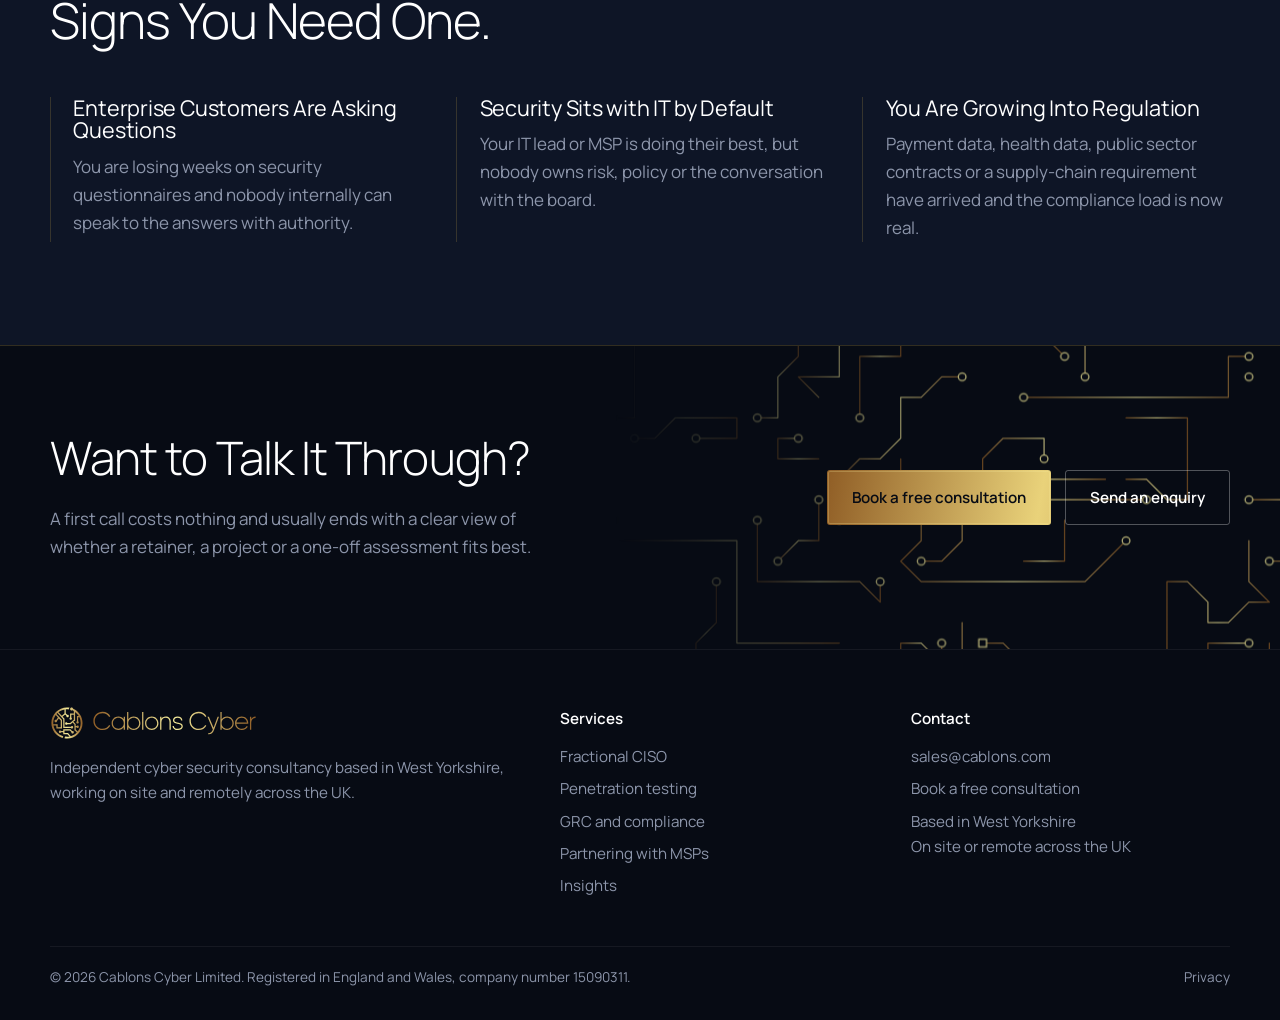
<file: vciso.html>
<!doctype html>
<html lang="en-GB">
<head>
<meta charset="utf-8">
<meta name="viewport" content="width=device-width, initial-scale=1">
<title>Fractional CISO Services | Cablons Cyber</title>
<meta name="description" content="Fractional CISO services for UK SMEs and MSP clients: security strategy, risk management, board reporting and customer due diligence on a monthly retainer.">
<link rel="canonical" href="https://www.cablons.com/vciso.html">
<meta property="og:type" content="website">
<meta property="og:title" content="Fractional CISO services | Cablons Cyber">
<meta property="og:description" content="Fractional CISO services for UK SMEs and MSP clients: security strategy, risk management, board reporting and customer due diligence on a monthly retainer.">
<meta property="og:url" content="https://www.cablons.com/vciso.html">
<meta property="og:image" content="https://www.cablons.com/assets/og-image.png">
<meta name="twitter:card" content="summary">
<meta name="theme-color" content="#070b14">
<link rel="icon" href="assets/favicon.png" type="image/png" sizes="32x32">
<link rel="apple-touch-icon" href="assets/apple-touch-icon.png">
<link rel="preconnect" href="https://fonts.googleapis.com">
<link rel="preconnect" href="https://fonts.gstatic.com" crossorigin>
<link href="https://fonts.googleapis.com/css2?family=Manrope:wght@300;400;500;600&display=swap" rel="stylesheet">
<link rel="stylesheet" href="styles.css">
<script type="application/ld+json">
{
  "@context": "https://schema.org",
  "@type": "ProfessionalService",
  "name": "Cablons Cyber Limited",
  "url": "https://www.cablons.com/",
  "logo": "https://www.cablons.com/assets/logo.svg",
  "email": "sales@cablons.com",
  "address": {"@type": "PostalAddress", "addressRegion": "West Yorkshire", "addressCountry": "GB"},
  "areaServed": "United Kingdom",
  "description": "Fractional CISO services for UK SMEs and MSP clients: security strategy, risk management, board reporting and customer due diligence on a monthly retainer."
}
</script>
</head>
<body>
<a class="skip" href="#main">Skip to content</a>
<header class="site-header">
  <div class="wrap">
    <a class="brand" href="index.html" aria-label="Cablons Cyber home"><img src="assets/logo.svg" alt="Cablons Cyber"></a>
    <button class="nav-toggle" aria-expanded="false" aria-controls="nav">Menu</button>
    <nav class="nav" id="nav" aria-label="Main">
      <a href="vciso.html" aria-current="page">Fractional CISO</a>
      <a href="penetration-testing.html">Pen Testing</a>
      <a href="grc-consultancy.html">GRC</a>
      <a href="msp-partners.html">For MSPs</a>
      <a href="insights.html">Insights</a>
      <a href="about.html">About</a>
      <a href="contact.html">Contact</a>
      <a class="btn btn-gold" href="https://calendly.com/shaun-wakefield-cablons">Book a call</a>
    </nav>
  </div>
</header>
<main id="main">

<section class="hero art-left">
  <div class="art"><svg class="circuit" viewBox="0 0 900 620" fill="none" aria-hidden="true" focusable="false">
<defs><linearGradient id="goldline" x1="0" y1="0" x2="1" y2="0"><stop offset="0" stop-color="#905e26"/><stop offset="0.5" stop-color="#f5ec9b"/><stop offset="1" stop-color="#905e26"/></linearGradient></defs>
<path class="trace" style="--i:0" d="M600,240 L624,240 L648,216 L648,192 L648,168 L648,144 L648,120 L648,96 L648,72 L624,72 L624,48 L600,48" pathLength="1"/>
<path class="trace" style="--i:1" d="M168,336 L144,336 L120,336 L96,336 L96,360 L96,384 L96,408 L120,432 L120,456 L144,480 L144,504 L120,504 L96,504 L72,504 L72,528 L96,552" pathLength="1"/>
<path class="trace" style="--i:2" d="M552,48 L552,72 L528,96 L528,120 L528,144 L528,168 L552,168 L576,168 L600,168 L624,168" pathLength="1"/>
<path class="trace" style="--i:3" d="M192,240 L192,216 L192,192 L192,168 L192,144 L192,120 L216,120 L240,120 L264,120 L288,144 L312,144 L336,144 L360,144 L384,144 L408,144 L408,168 L408,192 L408,216" pathLength="1"/>
<path class="trace" style="--i:4" d="M648,288 L648,312 L624,312 L600,312 L576,312 L576,288 L576,264 L576,240 L576,216 L576,192" pathLength="1"/>
<path class="trace" style="--i:5" d="M768,360 L744,360 L744,336 L768,312 L792,312 L816,312 L840,312 L864,312 L888,312" pathLength="1"/>
<path class="trace" style="--i:6" d="M96,312 L72,312 L48,312 L24,336 L0,336" pathLength="1"/>
<path class="trace" style="--i:7" d="M696,240 L696,216 L696,192 L696,168 L696,144 L696,120 L720,96 L744,96 L768,96 L768,72 L792,72 L816,72 L840,72 L840,96 L816,120" pathLength="1"/>
<path class="trace" style="--i:8" d="M408,360 L408,336 L408,312 L432,312 L456,312 L480,312 L480,288 L480,264 L480,240 L480,216" pathLength="1"/>
<path class="trace" style="--i:9" d="M432,504 L456,480 L456,456 L456,432 L456,408 L456,384 L456,360 L480,360 L480,336" pathLength="1"/>
<path class="trace" style="--i:10" d="M744,456 L744,480 L744,504 L768,504 L792,504 L792,528 L816,528 L840,528 L864,528 L864,552 L864,576" pathLength="1"/>
<path class="trace" style="--i:11" d="M864,384 L840,384 L840,360 L864,360 L864,336 L840,336 L816,360 L792,384 L792,408 L792,432" pathLength="1"/>
<path class="trace" style="--i:12" d="M408,480 L384,504 L384,528 L384,552 L408,576 L432,576 L456,576 L456,552 L432,528" pathLength="1"/>
<path class="trace" style="--i:13" d="M120,216 L96,192 L72,192 L72,216 L72,240 L72,264 L72,288" pathLength="1"/>
<path class="trace" style="--i:14" d="M696,528 L696,504 L696,480 L696,456 L696,432 L720,408 L744,384" pathLength="1"/>
<path class="trace" style="--i:15" d="M648,576 L648,552 L648,528 L648,504 L648,480 L624,480 L600,480 L576,480 L552,480 L528,480 L528,504 L528,528 L504,528 L504,552 L528,576 L552,576 L576,576 L600,576 L624,576" pathLength="1"/>
<path class="trace" style="--i:16" d="M696,264 L696,288 L696,312 L696,336 L696,360 L696,384 L672,408 L648,432 L624,432 L600,432 L600,456" pathLength="1"/>
<path class="trace" style="--i:17" d="M216,408 L216,384 L216,360 L240,336 L264,312 L264,288 L288,288 L288,264 L264,264 L240,264 L216,264 L192,264 L168,264" pathLength="1"/>
<path class="trace" style="--i:18" d="M96,72 L120,72 L144,72 L168,72 L168,96 L192,96 L216,96" pathLength="1"/>
<path class="trace" style="--i:19" d="M816,240 L792,240 L768,240 L744,240 L720,240 L720,264 L744,288 L744,312" pathLength="1"/>
<path class="trace" style="--i:20" d="M288,480 L288,504 L288,528 L288,552 L288,576 L264,576 L240,576 L216,576 L192,576 L168,576 L144,576 L144,552 L144,528" pathLength="1"/>
<path class="trace" style="--i:21" d="M432,216 L432,192 L432,168 L456,168 L480,168 L504,168" pathLength="1"/>
<path class="trace" style="--i:22" d="M24,504 L24,480 L24,456 L24,432 L48,432 L72,456 L96,480" pathLength="1"/>
<path class="trace" style="--i:23" d="M480,528 L480,504 L504,480 L528,456 L552,456 L576,456" pathLength="1"/>
<path class="trace" style="--i:24" d="M360,264 L336,264 L312,264 L312,240 L336,240 L336,216 L312,216 L312,192" pathLength="1"/>
<path class="trace" style="--i:25" d="M624,504 L600,504 L600,528 L600,552 L576,552" pathLength="1"/>
<path class="trace" style="--i:26" d="M336,456 L336,480 L336,504 L336,528 L336,552 L360,552 L360,576" pathLength="1"/>
<path class="trace" style="--i:27" d="M384,96 L360,96 L336,96 L312,120 L312,96 L288,96 L288,120" pathLength="1"/>
<path class="trace" style="--i:28" d="M504,384 L504,408 L528,408 L552,408 L552,432 L576,432" pathLength="1"/>
<path class="trace" style="--i:29" d="M264,408 L264,384 L264,360 L288,360 L312,360 L336,360 L336,384 L336,408 L336,432 L312,432 L288,432 L264,432 L240,432 L240,456 L240,480" pathLength="1"/>
<path class="trace" style="--i:30" d="M48,144 L48,168 L48,192 L48,216 L24,216 L0,216" pathLength="1"/>
<path class="trace" style="--i:31" d="M528,384 L528,360 L504,336 L528,336 L552,336 L576,336 L600,336 L624,336" pathLength="1"/>
<path class="trace" style="--i:32" d="M456,24 L456,48 L480,48 L504,48 L528,48" pathLength="1"/>
<path class="trace" style="--i:33" d="M840,168 L816,144 L792,144 L792,168 L792,192 L792,216" pathLength="1"/>
<path class="trace" style="--i:34" d="M792,456 L816,456 L840,456 L864,456 L888,432" pathLength="1"/>
<circle class="node" style="--i:0" cx="600" cy="48" r="4.5"/>
<circle class="node" style="--i:1" cx="96" cy="552" r="4.5"/>
<circle class="node" style="--i:1" cx="168" cy="336" r="4.5"/>
<circle class="node" style="--i:4" cx="576" cy="192" r="4.5"/>
<circle class="node" style="--i:7" cx="816" cy="120" r="4.5"/>
<circle class="node" style="--i:7" cx="696" cy="240" r="4.5"/>
<circle class="node" style="--i:8" cx="408" cy="360" r="4.5"/>
<circle class="node" style="--i:9" cx="480" cy="336" r="4.5"/>
<circle class="node" style="--i:9" cx="432" cy="504" r="4.5"/>
<circle class="node" style="--i:10" cx="864" cy="576" r="4.5"/>
<circle class="node" style="--i:11" cx="792" cy="432" r="4.5"/>
<circle class="node" style="--i:12" cx="432" cy="528" r="4.5"/>
<circle class="node" style="--i:12" cx="408" cy="480" r="4.5"/>
<circle class="node" style="--i:13" cx="72" cy="288" r="4.5"/>
<circle class="node" style="--i:14" cx="744" cy="384" r="4.5"/>
<circle class="node" style="--i:15" cx="624" cy="576" r="4.5"/>
<circle class="node" style="--i:16" cx="600" cy="456" r="4.5"/>
<circle class="node" style="--i:16" cx="696" cy="264" r="4.5"/>
<circle class="node" style="--i:17" cx="168" cy="264" r="4.5"/>
<circle class="node" style="--i:18" cx="96" cy="72" r="4.5"/>
<circle class="node" style="--i:19" cx="816" cy="240" r="4.5"/>
<circle class="node" style="--i:20" cx="144" cy="528" r="4.5"/>
<circle class="node" style="--i:20" cx="288" cy="480" r="4.5"/>
<circle class="node" style="--i:21" cx="432" cy="216" r="4.5"/>
<circle class="node" style="--i:22" cx="96" cy="480" r="4.5"/>
<circle class="node" style="--i:22" cx="24" cy="504" r="4.5"/>
<circle class="node" style="--i:23" cx="576" cy="456" r="4.5"/>
<circle class="node" style="--i:25" cx="576" cy="552" r="4.5"/>
<circle class="node" style="--i:26" cx="360" cy="576" r="4.5"/>
<circle class="node" style="--i:27" cx="288" cy="120" r="4.5"/>
<circle class="node" style="--i:27" cx="384" cy="96" r="4.5"/>
<circle class="node" style="--i:28" cx="504" cy="384" r="4.5"/>
<circle class="node" style="--i:29" cx="240" cy="480" r="4.5"/>
<circle class="node" style="--i:30" cx="0" cy="216" r="4.5"/>
<circle class="node" style="--i:30" cx="48" cy="144" r="4.5"/>
<circle class="node" style="--i:31" cx="624" cy="336" r="4.5"/>
<circle class="node" style="--i:31" cx="528" cy="384" r="4.5"/>
<circle class="node" style="--i:32" cx="528" cy="48" r="4.5"/>
<circle class="node" style="--i:33" cx="792" cy="216" r="4.5"/>
<circle class="node" style="--i:33" cx="840" cy="168" r="4.5"/>
<circle class="node" style="--i:34" cx="888" cy="432" r="4.5"/>
<rect class="node" style="--i:2" x="619.5" y="163.5" width="9" height="9"/>
<rect class="node" style="--i:3" x="403.5" y="211.5" width="9" height="9"/>
<rect class="node" style="--i:5" x="883.5" y="307.5" width="9" height="9"/>
<rect class="node" style="--i:8" x="475.5" y="211.5" width="9" height="9"/>
<rect class="node" style="--i:21" x="499.5" y="163.5" width="9" height="9"/>
<rect class="node" style="--i:23" x="475.5" y="523.5" width="9" height="9"/>
<rect class="node" style="--i:24" x="355.5" y="259.5" width="9" height="9"/>
</svg></div>
  <div class="wrap">
    <div class="hero-copy">
      <h1>Senior Security Leadership, a Few Days a Month.</h1>
      <p class="lead">A named, accountable security lead for organisations that need one but cannot justify a full-time hire.</p>
      <div class="actions"><a class="btn btn-gold" href="https://calendly.com/shaun-wakefield-cablons">Talk about a retainer</a></div>
    </div>
  </div>
</section>


<section class="section on-bone">
  <div class="wrap split">
    <div class="prose">
      <h2>Ownership, Not Just Advice.</h2>
      <p>Plenty of firms will send a consultant to write a strategy document. A fractional CISO engagement is different: we take ownership of the security programme, sit in your leadership meetings, answer to your board and your customers, and are measured on whether risk actually goes down.</p>
      <ul class="checks-bone">
        <li>Security strategy and a costed 12 to 24 month roadmap</li>
        <li>Risk register ownership and quarterly board reporting</li>
        <li>Customer security questionnaires and enterprise due diligence calls</li>
        <li>Supplier risk management and contract security clauses</li>
        <li>Incident response planning, tabletop exercises and first call when something goes wrong</li>
        <li>Oversight of your MSP, SOC and other security suppliers</li>
        <li>Security input to product, cloud and architecture decisions</li>
      </ul>
    </div>
    <div class="panel">
      <h3>Engagement Options</h3>
      <dl>
        <dt>Advisory</dt><dd>Two days a month. Strategy, risk and board reporting, with ad hoc calls in between.</dd>
        <dt>Embedded</dt><dd>Four to six days a month. Everything in Advisory plus hands-on programme delivery and supplier management.</dd>
        <dt>Project</dt><dd>Fixed-term cover for a specific outcome: a certification, an audit, an incident or a leadership gap while you recruit.</dd>
      </dl>
      <p class="muted" style="margin-top:1.2rem">All options are monthly rolling with 30 days' notice. We will tell you if you have outgrown us.</p>
    </div>
  </div>
</section>

<section class="section on-navy">
  <div class="wrap">
    <div class="section-head"><h2>Signs You Need One.</h2></div>
    <div class="starts">
      <div class="start"><h3>Enterprise Customers Are Asking Questions</h3><p>You are losing weeks on security questionnaires and nobody internally can speak to the answers with authority.</p></div>
      <div class="start"><h3>Security Sits with IT by Default</h3><p>Your IT lead or MSP is doing their best, but nobody owns risk, policy or the conversation with the board.</p></div>
      <div class="start"><h3>You Are Growing Into Regulation</h3><p>Payment data, health data, public sector contracts or a supply-chain requirement have arrived and the compliance load is now real.</p></div>
    </div>
  </div>
</section>


<section class="cta">
  <div class="art"><svg class="circuit" viewBox="0 0 900 620" fill="none" aria-hidden="true" focusable="false">
<defs><linearGradient id="goldline" x1="0" y1="0" x2="1" y2="0"><stop offset="0" stop-color="#905e26"/><stop offset="0.5" stop-color="#f5ec9b"/><stop offset="1" stop-color="#905e26"/></linearGradient></defs>
<path class="trace" style="--i:0" d="M480,192 L504,192 L528,192 L552,192 L576,192 L600,192 L624,192 L648,192 L672,192 L696,192 L720,192 L720,168 L720,144 L744,144" pathLength="1"/>
<path class="trace" style="--i:1" d="M96,240 L120,240 L144,240 L144,216 L120,216 L96,216 L72,216 L48,240 L24,240" pathLength="1"/>
<path class="trace" style="--i:2" d="M216,72 L216,96 L216,120 L216,144 L192,168 L192,192 L192,216 L168,216" pathLength="1"/>
<path class="trace" style="--i:3" d="M168,48 L144,48 L120,48 L96,48 L72,48 L48,72 L24,72 L24,96 L24,120 L24,144 L24,168 L24,192 L24,216 L0,216" pathLength="1"/>
<path class="trace" style="--i:4" d="M768,480 L768,504 L768,528 L768,552 L744,552 L744,528 L720,528 L696,504 L696,480 L720,480 L744,480" pathLength="1"/>
<path class="trace" style="--i:5" d="M576,288 L552,288 L528,288 L504,288 L480,288 L456,288 L432,288 L432,264 L456,240 L480,240 L504,240 L504,264" pathLength="1"/>
<path class="trace" style="--i:6" d="M408,456 L408,480 L408,504 L408,528 L432,552 L432,576 L408,576 L384,576 L360,576 L336,576 L312,552 L288,528" pathLength="1"/>
<path class="trace" style="--i:7" d="M528,24 L552,24 L576,24 L576,48 L600,72 L600,96 L576,96 L552,120 L552,144 L552,168" pathLength="1"/>
<path class="trace" style="--i:8" d="M744,360 L744,384 L744,408 L768,432 L744,432 L720,456 L696,456 L696,432 L672,408 L648,408 L648,432 L648,456 L648,480 L648,504 L648,528 L648,552 L648,576 L672,576 L672,552" pathLength="1"/>
<path class="trace" style="--i:9" d="M744,312 L768,312 L792,312 L792,288 L792,264 L816,240 L840,240 L840,264 L840,288 L864,288 L888,312" pathLength="1"/>
<path class="trace" style="--i:10" d="M360,336 L360,360 L336,384 L360,408 L384,408 L408,408 L432,408 L456,408 L480,408 L504,408 L528,408 L552,408 L576,384 L600,360" pathLength="1"/>
<path class="trace" style="--i:11" d="M264,480 L240,480 L216,480 L192,480 L168,480 L144,480 L144,456 L144,432 L144,408 L144,384 L144,360 L120,360 L96,360 L72,360 L48,360 L24,360 L0,360 L0,336" pathLength="1"/>
<path class="trace" style="--i:12" d="M744,72 L720,72 L696,72 L672,72 L648,72 L624,96 L648,96" pathLength="1"/>
<path class="trace" style="--i:13" d="M600,216 L624,216 L648,216 L672,216 L672,240 L672,264 L672,288 L672,312 L648,312 L624,288 L600,288" pathLength="1"/>
<path class="trace" style="--i:14" d="M336,24 L336,48 L336,72 L336,96 L360,120 L384,120 L408,120 L408,96 L432,72 L456,72 L456,96 L480,96 L504,96 L504,120 L528,144" pathLength="1"/>
<path class="trace" style="--i:15" d="M624,312 L600,312 L576,312 L552,312 L528,312 L504,312 L480,312 L456,312 L432,312 L408,312 L408,336 L408,360 L384,384 L360,384" pathLength="1"/>
<path class="trace" style="--i:16" d="M840,168 L816,168 L792,168 L768,168 L744,168" pathLength="1"/>
<path class="trace" style="--i:17" d="M240,264 L216,264 L192,264 L192,240 L216,240" pathLength="1"/>
<path class="trace" style="--i:18" d="M168,336 L168,360 L168,384 L168,408 L192,408 L216,408 L240,408 L264,408 L288,408 L312,432 L312,408" pathLength="1"/>
<path class="trace" style="--i:19" d="M792,48 L816,48 L840,48 L864,48 L888,48" pathLength="1"/>
<path class="trace" style="--i:20" d="M432,480 L456,480 L480,504 L504,504 L528,504 L552,504 L576,504 L600,504 L624,504" pathLength="1"/>
<path class="trace" style="--i:21" d="M792,456 L816,456 L840,480 L864,480 L864,504 L864,528 L840,552 L840,576" pathLength="1"/>
<path class="trace" style="--i:22" d="M240,312 L240,336 L240,360 L216,360 L192,384" pathLength="1"/>
<path class="trace" style="--i:23" d="M240,192 L216,168 L240,168 L264,168 L264,144 L264,120 L264,96 L264,72 L288,72 L312,72 L312,48 L312,24" pathLength="1"/>
<path class="trace" style="--i:24" d="M864,264 L864,240 L864,216 L864,192 L888,192" pathLength="1"/>
<path class="trace" style="--i:25" d="M408,168 L384,168 L360,192 L336,192 L336,216 L336,240 L312,264 L288,264 L264,288" pathLength="1"/>
<path class="trace" style="--i:26" d="M480,384 L504,384 L528,384 L528,360 L528,336" pathLength="1"/>
<path class="trace" style="--i:27" d="M864,336 L840,336 L840,360 L840,384 L816,384 L792,384 L768,384" pathLength="1"/>
<path class="trace" style="--i:28" d="M96,528 L96,504 L96,480 L120,456 L120,432 L120,408" pathLength="1"/>
<path class="trace" style="--i:29" d="M792,96 L768,96 L744,96 L720,96 L720,120" pathLength="1"/>
<path class="trace" style="--i:30" d="M336,120 L336,144 L312,144 L288,144 L288,168 L288,192 L288,216" pathLength="1"/>
<path class="trace" style="--i:31" d="M360,504 L336,504 L336,480 L360,480 L384,504 L384,480" pathLength="1"/>
<path class="trace" style="--i:32" d="M336,264 L336,288 L312,312 L288,336 L264,336" pathLength="1"/>
<circle class="node" style="--i:0" cx="744" cy="144" r="4.5"/>
<circle class="node" style="--i:0" cx="480" cy="192" r="4.5"/>
<circle class="node" style="--i:1" cx="24" cy="240" r="4.5"/>
<circle class="node" style="--i:1" cx="96" cy="240" r="4.5"/>
<circle class="node" style="--i:2" cx="168" cy="216" r="4.5"/>
<circle class="node" style="--i:2" cx="216" cy="72" r="4.5"/>
<circle class="node" style="--i:3" cx="0" cy="216" r="4.5"/>
<circle class="node" style="--i:4" cx="744" cy="480" r="4.5"/>
<circle class="node" style="--i:5" cx="504" cy="264" r="4.5"/>
<circle class="node" style="--i:7" cx="552" cy="168" r="4.5"/>
<circle class="node" style="--i:7" cx="528" cy="24" r="4.5"/>
<circle class="node" style="--i:9" cx="888" cy="312" r="4.5"/>
<circle class="node" style="--i:9" cx="744" cy="312" r="4.5"/>
<circle class="node" style="--i:10" cx="600" cy="360" r="4.5"/>
<circle class="node" style="--i:12" cx="648" cy="96" r="4.5"/>
<circle class="node" style="--i:14" cx="528" cy="144" r="4.5"/>
<circle class="node" style="--i:15" cx="360" cy="384" r="4.5"/>
<circle class="node" style="--i:15" cx="624" cy="312" r="4.5"/>
<circle class="node" style="--i:16" cx="744" cy="168" r="4.5"/>
<circle class="node" style="--i:17" cx="216" cy="240" r="4.5"/>
<circle class="node" style="--i:18" cx="312" cy="408" r="4.5"/>
<circle class="node" style="--i:18" cx="168" cy="336" r="4.5"/>
<circle class="node" style="--i:19" cx="888" cy="48" r="4.5"/>
<circle class="node" style="--i:20" cx="624" cy="504" r="4.5"/>
<circle class="node" style="--i:21" cx="840" cy="576" r="4.5"/>
<circle class="node" style="--i:22" cx="192" cy="384" r="4.5"/>
<circle class="node" style="--i:22" cx="240" cy="312" r="4.5"/>
<circle class="node" style="--i:23" cx="312" cy="24" r="4.5"/>
<circle class="node" style="--i:24" cx="888" cy="192" r="4.5"/>
<circle class="node" style="--i:25" cx="264" cy="288" r="4.5"/>
<circle class="node" style="--i:25" cx="408" cy="168" r="4.5"/>
<circle class="node" style="--i:27" cx="768" cy="384" r="4.5"/>
<circle class="node" style="--i:28" cx="120" cy="408" r="4.5"/>
<circle class="node" style="--i:29" cx="720" cy="120" r="4.5"/>
<circle class="node" style="--i:29" cx="792" cy="96" r="4.5"/>
<circle class="node" style="--i:30" cx="288" cy="216" r="4.5"/>
<circle class="node" style="--i:31" cx="384" cy="480" r="4.5"/>
<circle class="node" style="--i:32" cx="264" cy="336" r="4.5"/>
<rect class="node" style="--i:8" x="667.5" y="547.5" width="9" height="9"/>
<rect class="node" style="--i:11" x="-4.5" y="331.5" width="9" height="9"/>
<rect class="node" style="--i:20" x="427.5" y="475.5" width="9" height="9"/>
</svg></div>
  <div class="wrap">
    <div>
      <h2>Want to Talk It Through?</h2>
      <p>A first call costs nothing and usually ends with a clear view of whether a retainer, a project or a one-off assessment fits best.</p>
    </div>
    <div class="actions">
      <a class="btn btn-gold" href="https://calendly.com/shaun-wakefield-cablons">Book a free consultation</a>
      <a class="btn btn-ghost" href="contact.html">Send an enquiry</a>
    </div>
  </div>
</section>


</main>
<footer class="site-footer">
  <div class="wrap">
    <div class="cols">
      <div>
        <a class="brand" href="index.html"><img src="assets/logo.svg" alt="Cablons Cyber"></a>
        <p>Independent cyber security consultancy based in West Yorkshire, working on site and remotely across the UK.</p>
      </div>
      <div>
        <h4>Services</h4>
        <ul>
          <li><a href="vciso.html">Fractional CISO</a></li>
          <li><a href="penetration-testing.html">Penetration testing</a></li>
          <li><a href="grc-consultancy.html">GRC and compliance</a></li>
          <li><a href="msp-partners.html">Partnering with MSPs</a></li>
          <li><a href="insights.html">Insights</a></li>
        </ul>
      </div>
      <div>
        <h4>Contact</h4>
        <ul>
          <li><a href="mailto:sales@cablons.com">sales@cablons.com</a></li>
          <li><a href="https://calendly.com/shaun-wakefield-cablons">Book a free consultation</a></li>
          <li>Based in West Yorkshire<br>On site or remote across the UK</li>
        </ul>
      </div>
    </div>
    <div class="legal">
      <span>&copy; 2026 Cablons Cyber Limited. Registered in England and Wales, company number 15090311.</span>
      <span><a href="privacy.html">Privacy</a></span>
    </div>
  </div>
</footer>
<script>
  (function () {
    var t = document.querySelector('.nav-toggle'), n = document.getElementById('nav');
    if (t) t.addEventListener('click', function () {
      var open = n.classList.toggle('open');
      t.setAttribute('aria-expanded', open ? 'true' : 'false');
    });
    var fmt = function (d) { if (!d) return ''; var m = ['Jan','Feb','Mar','Apr','May','Jun','Jul','Aug','Sep','Oct','Nov','Dec']; var p = d.split('-'); return parseInt(p[2], 10) + ' ' + m[parseInt(p[1], 10) - 1]; };
    var tk = document.getElementById('ticker');
    if (tk && window.fetch) {
      fetch('assets/news.json', {cache: 'no-cache'}).then(function (r) { return r.json(); }).then(function (d) {
        if (!d.items || !d.items.length) return;
        var html = d.items.map(function (it) {
          return '<li><a href="' + it.url + '" rel="noopener"><time>' + fmt(it.date) + '</time>' + it.title.replace(/</g, '&lt;') + '</a></li>';
        }).join('');
        tk.innerHTML = '<ul class="ticker-list">' + html + '</ul><ul class="ticker-list" aria-hidden="true">' + html + '</ul>';
        tk.classList.add('run');
      }).catch(function () { tk.innerHTML = '<ul class="ticker-list"><li><a href="https://thehackernews.com/" rel="noopener">Latest security news at The Hacker News</a></li></ul>'; });
    }
    var arts = document.querySelectorAll('.art');
    if ('IntersectionObserver' in window) {
      var io = new IntersectionObserver(function (es) {
        es.forEach(function (e) { if (e.isIntersecting) { e.target.classList.add('draw'); io.unobserve(e.target); } });
      }, { threshold: 0.2 });
      arts.forEach(function (a) { io.observe(a); });
      var pio = new IntersectionObserver(function (es) {
        es.forEach(function (e) { if (e.isIntersecting) { e.target.classList.add('lit'); pio.unobserve(e.target); } });
      }, { threshold: 0.5 });
      document.querySelectorAll('.process').forEach(function (p) { pio.observe(p); });
    } else {
      arts.forEach(function (a) { a.classList.add('draw'); });
      document.querySelectorAll('.process').forEach(function (p) { p.classList.add('lit'); });
    }
  })();
</script>
</body>
</html>
</file>
<file: styles.css>
/* Cablons Cyber Limited */

:root {
  --void: #070b14;
  --navy: #0e1526;
  --navy-2: #151e33;
  --bone: #efe9db;
  --bone-2: #e6dfcd;
  --ink: #141a28;
  --slate: #5f6878;
  --slate-on-dark: #8d96ab;
  --gold: #c9a24a;
  --gold-deep: #905e26;
  --gold-pale: #f5ec9b;
  --gold-grad: linear-gradient(100deg, #905e26 0%, #e9d27a 48%, #905e26 100%);
  --rule: rgba(201, 162, 74, 0.28);
  --rule-dark: rgba(201, 162, 74, 0.22);
  --hair: rgba(20, 26, 40, 0.14);
  --font: "Manrope", "Segoe UI", system-ui, sans-serif;
  --max: 1180px;
  --gutter: clamp(1.25rem, 4vw, 3rem);
}

*, *::before, *::after { box-sizing: border-box; }
html { -webkit-text-size-adjust: 100%; scroll-behavior: smooth; }
body {
  margin: 0; font-family: var(--font); font-size: 1.0625rem; line-height: 1.65;
  color: var(--ink); background: var(--void); font-weight: 400;
}
img, svg { max-width: 100%; display: block; }
a { color: inherit; }
:focus-visible { outline: 2px solid var(--gold); outline-offset: 3px; }

h1, h2, h3 { margin: 0 0 0.5em; line-height: 1.05; letter-spacing: -0.02em; font-weight: 300; }
h1 { font-size: clamp(2.6rem, 6.2vw, 5rem); }
h2 { font-size: clamp(2rem, 4vw, 3.1rem); }
h3 { font-size: clamp(1.35rem, 2vw, 1.7rem); font-weight: 400; letter-spacing: -0.01em; }
p { margin: 0 0 1.1em; }
p:last-child { margin-bottom: 0; }
.lead { font-size: clamp(1.1rem, 1.5vw, 1.3rem); line-height: 1.55; max-width: 54ch; }

.wrap { width: min(var(--max), 100% - 2 * var(--gutter)); margin-inline: auto; }
.skip { position: absolute; left: -999px; top: 0; background: var(--gold); color: var(--void); padding: .5rem 1rem; z-index: 100; }
.skip:focus { left: 1rem; top: 1rem; }

/* Header */
.site-header {
  position: sticky; top: 0; z-index: 50; color: #fff;
  background: rgba(7, 11, 20, 0.82); backdrop-filter: blur(12px); -webkit-backdrop-filter: blur(12px);
  border-bottom: 1px solid rgba(255,255,255,0.06);
}
.site-header .wrap { display: flex; align-items: center; justify-content: space-between; min-height: 76px; gap: 1rem; }
.brand img { height: 38px; width: auto; }
.nav { display: flex; align-items: center; gap: 1.5rem; white-space: nowrap; }
.nav > a { color: rgba(255,255,255,0.78); text-decoration: none; font-size: .95rem; font-weight: 500; }
.nav > a:hover { color: #fff; }
.nav > a[aria-current="page"] { color: var(--gold-pale); }
.nav-toggle { display: none; background: none; border: 1px solid rgba(255,255,255,0.2); color: #fff; padding: .45rem .8rem; border-radius: 3px; font: inherit; }

/* Buttons */
.btn {
  display: inline-block; text-decoration: none; font-weight: 600; font-size: .95rem;
  padding: .85rem 1.5rem; border-radius: 3px; border: 1px solid transparent; cursor: pointer; font-family: inherit;
  transition: transform .15s ease, box-shadow .15s ease, background-color .15s ease, border-color .15s ease;
}
.btn-gold { background: var(--gold-grad); background-size: 200% 100%; color: var(--void); box-shadow: 0 0 0 1px rgba(245,236,155,0.25) inset; }
.btn-gold:hover { background-position: 100% 0; transform: translateY(-1px); box-shadow: 0 8px 28px -10px rgba(201,162,74,0.7); }
.btn-ghost { color: #fff; border-color: rgba(255,255,255,0.3); }
.btn-ghost:hover { border-color: var(--gold); color: var(--gold-pale); }
.btn-dark { background: var(--void); color: #fff; }
.btn-dark:hover { background: var(--navy-2); }
.nav .btn { padding: .65rem 1.1rem; }

/* Hero */
.hero {
  position: relative; overflow: hidden; color: #fff;
  background: var(--void);
  padding: clamp(4rem, 10vw, 8.5rem) 0 clamp(4rem, 9vw, 7rem);
  isolation: isolate;
}
.hero .wrap { position: relative; z-index: 2; display: grid; grid-template-columns: minmax(0, 7fr) minmax(0, 5fr); gap: 2rem; align-items: center; }
.hero h1 { color: #fff; }
.hero .lead { color: var(--slate-on-dark); margin: 1.4rem 0 2.2rem; }
.hero .actions { display: flex; flex-wrap: wrap; gap: .9rem; }
.hero .art { position: absolute; inset: 0; z-index: 1; pointer-events: none; }
.hero .art::before { content: ""; position: absolute; inset: 0; }
.hero .art .circuit { position: absolute; height: auto; opacity: .95; }

/* art on the right (default) */
.art-right .art::before { right: 0; top: 0; bottom: 0; left: 45%; background: radial-gradient(closest-side at 70% 50%, rgba(201,162,74,0.13), transparent); }
.art-right .art .circuit { right: -5%; top: 50%; transform: translateY(-50%); width: 64%;
  -webkit-mask-image: linear-gradient(90deg, transparent 0, rgba(0,0,0,.35) 28%, #000 55%); mask-image: linear-gradient(90deg, transparent 0, rgba(0,0,0,.35) 28%, #000 55%); }

/* art on the left, copy on the right */
.art-left .wrap { grid-template-columns: minmax(0, 5fr) minmax(0, 7fr); }
.art-left .hero-copy { grid-column: 2; }
.art-left .art::before { left: 0; top: 0; bottom: 0; right: 45%; background: radial-gradient(closest-side at 30% 50%, rgba(201,162,74,0.13), transparent); }
.art-left .art .circuit { left: -7%; top: 50%; transform: translateY(-50%) scaleX(-1); width: 53%;
  -webkit-mask-image: linear-gradient(270deg, transparent 0, rgba(0,0,0,.3) 30%, #000 60%); mask-image: linear-gradient(270deg, transparent 0, rgba(0,0,0,.3) 30%, #000 60%); }

/* art across the top, copy below */
.art-top { padding-top: clamp(14rem, 30vw, 22rem); padding-bottom: clamp(3.5rem, 7vw, 6rem); }
.art-top .wrap, .art-bottom .wrap { grid-template-columns: minmax(0, 8fr) minmax(0, 4fr); align-items: end; }
.art-top .art::before { left: 0; right: 0; top: 0; height: 60%; background: radial-gradient(closest-side at 60% 20%, rgba(201,162,74,0.12), transparent); }
.art-top .art .circuit { left: 50%; top: -6%; transform: translateX(-50%); width: 100%; min-width: 1100px;
  -webkit-mask-image: linear-gradient(180deg, #000 0, #000 25%, transparent 68%); mask-image: linear-gradient(180deg, #000 0, #000 25%, transparent 68%); }

/* copy at the top, art across the bottom */
.art-bottom { padding-top: clamp(3.5rem, 6vw, 5rem); padding-bottom: clamp(13rem, 26vw, 19rem); }
.art-bottom .wrap { align-items: start; }
.art-bottom .art::before { left: 0; right: 0; bottom: 0; height: 60%; background: radial-gradient(closest-side at 40% 80%, rgba(201,162,74,0.12), transparent); }
.art-bottom .art .circuit { left: 50%; bottom: -6%; transform: translateX(-50%) scaleY(-1); width: 100%; min-width: 1100px;
  -webkit-mask-image: linear-gradient(180deg, #000 0, #000 25%, transparent 68%); mask-image: linear-gradient(180deg, #000 0, #000 25%, transparent 68%); }

/* compact utility hero */
.hero-small { padding: clamp(3.5rem, 7vw, 5.5rem) 0; }
.hero-small h1 { font-size: clamp(2.2rem, 4.6vw, 3.6rem); }
.hero-small .art .circuit { opacity: .6; }
.hero-small.art-right .art .circuit { width: 48%; }

/* Circuit art */
.circuit .trace { stroke: url(#goldline); stroke-width: 1.5; stroke-linecap: round; stroke-linejoin: round; stroke-dasharray: 1; stroke-dashoffset: 1; opacity: .9; }
.circuit .node { fill: var(--void); stroke: var(--gold-pale); stroke-width: 1.5; opacity: 0; }
.draw .trace { animation: draw 1.6s cubic-bezier(.3,0,.2,1) forwards; animation-delay: calc(var(--i) * 55ms + 150ms); }
.draw .node { animation: pop .5s ease forwards; animation-delay: calc(var(--i) * 55ms + 1.55s); }
@keyframes draw { to { stroke-dashoffset: 0; } }
@keyframes pop { to { opacity: 1; } }
@media (prefers-reduced-motion: reduce) {
  html { scroll-behavior: auto; }
  .circuit .trace { stroke-dashoffset: 0; animation: none; }
  .circuit .node { opacity: 1; animation: none; }
  .btn:hover { transform: none; }
}


/* News ticker */
.ticker { background: var(--navy); color: #fff; border-top: 1px solid rgba(255,255,255,0.06); border-bottom: 1px solid rgba(255,255,255,0.06); font-size: .92rem; }
.ticker-wrap { display: flex; align-items: center; gap: 1.5rem; min-height: 52px; }
.ticker-label { flex: none; color: var(--gold-pale); text-decoration: none; font-weight: 600; padding-right: 1.5rem; border-right: 1px solid var(--rule-dark); white-space: nowrap; }
.ticker-label:hover { color: #fff; }
.ticker-track { flex: 1; min-width: 0; overflow: hidden; display: flex;
  -webkit-mask-image: linear-gradient(90deg, transparent 0, #000 3%, #000 97%, transparent); mask-image: linear-gradient(90deg, transparent 0, #000 3%, #000 97%, transparent); }
.ticker-list { list-style: none; margin: 0; padding: 0; display: flex; gap: 0; flex: none; white-space: nowrap; }
.ticker-list li { padding: 0 2rem 0 0; display: flex; align-items: center; }
.ticker-list li::after { content: ""; width: 5px; height: 5px; border-radius: 50%; background: var(--gold); margin-left: 2rem; flex: none; }
.ticker-list a { color: rgba(255,255,255,0.85); text-decoration: none; }
.ticker-list a:hover { color: var(--gold-pale); }
.ticker-list time { color: var(--slate-on-dark); margin-right: .6rem; font-variant-numeric: tabular-nums; }
.ticker-track.run .ticker-list { animation: ticker 140s linear infinite; }
.ticker-track:hover .ticker-list, .ticker-track:focus-within .ticker-list { animation-play-state: paused; }
@keyframes ticker { from { transform: translateX(0); } to { transform: translateX(-100%); } }
@media (prefers-reduced-motion: reduce) {
  .ticker-track { overflow-x: auto; mask-image: none; -webkit-mask-image: none; }
  .ticker-track.run .ticker-list { animation: none; }
  .ticker-track .ticker-list[aria-hidden] { display: none; }
}
@media (max-width: 640px) {
  .ticker-wrap { flex-direction: column; align-items: stretch; gap: .4rem; padding: .7rem 0; }
  .ticker-label { border-right: 0; padding-right: 0; font-size: .85rem; }
}

/* Sections */
.section { padding: clamp(3.5rem, 8vw, 6.5rem) 0; }
.on-bone { background: var(--bone); color: var(--ink); }
.on-void { background: var(--void); color: #fff; }
.on-navy { background: var(--navy); color: #fff; }
.on-void .lead, .on-navy .lead, .on-void .muted, .on-navy .muted { color: var(--slate-on-dark); }
.muted { color: var(--slate); }
.section-head { max-width: 60ch; margin-bottom: clamp(2rem, 4vw, 3.5rem); }
.section-head h2 { margin-bottom: .45em; }

/* Ledger of services */
.ledger { border-top: 1px solid var(--rule); }
.ledger-row {
  display: grid; grid-template-columns: minmax(0, 5fr) minmax(0, 6fr) auto; gap: 2rem; align-items: start;
  padding: clamp(1.6rem, 3vw, 2.4rem) 0; border-bottom: 1px solid var(--rule); text-decoration: none; color: inherit;
  position: relative;
}
.ledger-row h3 { margin: 0; font-size: clamp(1.5rem, 2.6vw, 2.1rem); font-weight: 300; letter-spacing: -0.02em; transition: color .15s; }
.ledger-row p { margin: 0; color: var(--slate); max-width: 52ch; }
.on-void .ledger-row p, .on-navy .ledger-row p { color: var(--slate-on-dark); }
.ledger-row .go {
  align-self: center; width: 44px; height: 44px; border-radius: 50%; border: 1px solid var(--rule);
  display: grid; place-items: center; color: var(--gold); transition: background-color .15s, border-color .15s, color .15s;
}
.ledger-row .go svg { width: 18px; height: 18px; }
.ledger-row:hover h3 { color: var(--gold-deep); }
.on-void .ledger-row:hover h3, .on-navy .ledger-row:hover h3 { color: var(--gold-pale); }
.ledger-row:hover .go { background: var(--gold); border-color: var(--gold); color: var(--void); }

/* Credentials statement */
.statement { display: grid; grid-template-columns: minmax(0, 7fr) minmax(0, 5fr); gap: clamp(2rem, 5vw, 5rem); align-items: start; }
.statement h2 { font-size: clamp(1.9rem, 3.6vw, 2.9rem); }
.statement .cred {
  font-size: clamp(1.5rem, 2.8vw, 2.3rem); font-weight: 300; line-height: 1.25; letter-spacing: -0.02em;
  background: var(--gold-grad); -webkit-background-clip: text; background-clip: text; color: transparent;
  margin: 0 0 1.5rem;
}
.statement .checks { list-style: none; padding: 0; margin: 1.5rem 0 0; display: grid; gap: .7rem; }
.statement .checks li { padding-left: 1.5rem; position: relative; color: var(--slate-on-dark); }
.statement .checks li::before { content: ""; position: absolute; left: 0; top: .6em; width: .55rem; height: .55rem; border-radius: 50%; background: var(--gold); box-shadow: 0 0 0 3px rgba(201,162,74,0.18); }
.panel { background: var(--navy); border: 1px solid rgba(255,255,255,0.06); border-top: 2px solid var(--gold); padding: clamp(1.5rem, 3vw, 2.2rem); }
.panel h3 { font-size: 1.1rem; font-weight: 600; margin-bottom: 1rem; color: #fff; }
.panel dl { margin: 0; }
.panel dt { font-weight: 600; color: #fff; margin-top: 1rem; }
.panel dd { margin: .15rem 0 0; color: var(--slate-on-dark); }
.panel a { color: var(--gold-pale); }
.on-bone .panel { background: #fff; border-color: var(--hair); }
.on-bone .panel h3, .on-bone .panel dt { color: var(--ink); }
.on-bone .panel dd { color: var(--slate); }
.on-bone .panel a { color: var(--gold-deep); }

/* Process trace (a real sequence): hollow nodes on a faint line; a pulse runs along it, repeating */
.process { position: relative; display: grid; grid-template-columns: repeat(4, 1fr); gap: 2rem; padding-top: 2.2rem; }
.process::before { content: ""; position: absolute; left: 0; right: 0; top: 7px; height: 1px; background: var(--gold); opacity: .3; }
.process .step { position: relative; }
.process .step::before {
  content: ""; position: absolute; left: 0; top: -2.2rem; width: 15px; height: 15px; border-radius: 50%; z-index: 2;
  background: var(--bone); border: 1.5px solid var(--gold); box-shadow: 0 0 0 4px var(--bone);
}
/* gradient fill disc, faded in and out by opacity */
.process .step h3::before {
  content: ""; position: absolute; left: 1.5px; top: calc(-2.2rem + 1.5px); width: 12px; height: 12px; border-radius: 50%; z-index: 3;
  background: linear-gradient(100deg, #905e26 0%, #e9d27a 48%, #905e26 100%); opacity: 0; pointer-events: none;
}
.process.lit .step h3::before { animation-duration: 11s; animation-timing-function: linear; animation-iteration-count: infinite; }
.process.lit .step:nth-child(1) h3::before { animation-name: fill-1; }
.process.lit .step:nth-child(2) h3::before { animation-name: fill-2; }
.process.lit .step:nth-child(3) h3::before { animation-name: fill-3; }
.process.lit .step:nth-child(4) h3::before { animation-name: fill-4; }
/* the pulse: a short glowing comet that travels this step's stretch of line */
.process .step::after {
  content: ""; position: absolute; left: 15px; top: calc(-2.2rem + 5.5px); width: 96px; height: 4px; border-radius: 2px; z-index: 1; opacity: 0;
  background: linear-gradient(90deg, transparent 0%, var(--gold) 55%, var(--gold-pale) 100%);
  box-shadow: 0 0 14px 2px rgba(201,162,74,.6);
}
.process.lit .step::after { animation-duration: 11s; animation-timing-function: linear; animation-iteration-count: infinite; }
.process.lit .step::before { animation-duration: 11s; animation-timing-function: linear; animation-iteration-count: infinite; }
.process.lit .step:nth-child(1)::after { animation-name: comet-1; }
.process.lit .step:nth-child(2)::after { animation-name: comet-2; }
.process.lit .step:nth-child(3)::after { animation-name: comet-3; }
.process.lit .step:nth-child(4)::after { animation-name: comet-4; }
.process.lit .step:nth-child(1)::before { animation-name: flash-1; }
.process.lit .step:nth-child(2)::before { animation-name: flash-2; }
.process.lit .step:nth-child(3)::before { animation-name: flash-3; }
.process.lit .step:nth-child(4)::before { animation-name: flash-4; }
/* each comet owns an 18% window of the cycle; the remainder is the lit hold and the fade */
@keyframes comet-1 { 0% { opacity: 0; left: 15px; } 0.8% { opacity: 1; } 17% { opacity: 1; } 18%, 100% { opacity: 0; left: calc(100% + 2rem - 96px); } }
@keyframes comet-2 { 0%, 18% { opacity: 0; left: 15px; } 18.8% { opacity: 1; } 35% { opacity: 1; } 36%, 100% { opacity: 0; left: calc(100% + 2rem - 96px); } }
@keyframes comet-3 { 0%, 36% { opacity: 0; left: 15px; } 36.8% { opacity: 1; } 53% { opacity: 1; } 54%, 100% { opacity: 0; left: calc(100% + 2rem - 96px); } }
@keyframes comet-4 { 0%, 54% { opacity: 0; left: 15px; } 54.8% { opacity: 1; } 71% { opacity: 1; } 72%, 100% { opacity: 0; left: calc(100% - 96px); } }
/* ring glow: flare as the pulse arrives, hold, then fade over three seconds so each node is gone by the time the pulse is two nodes on */
@keyframes flash-1 { 0% { box-shadow: 0 0 0 4px var(--bone); } 1.5% { box-shadow: 0 0 0 4px var(--bone), 0 0 0 10px rgba(201,162,74,.3), 0 0 18px 5px rgba(201,162,74,.65); } 5% { box-shadow: 0 0 0 4px var(--bone), 0 0 8px 1px rgba(201,162,74,.4); } 9% { box-shadow: 0 0 0 4px var(--bone), 0 0 8px 1px rgba(201,162,74,.4); } 36%, 100% { box-shadow: 0 0 0 4px var(--bone); } }
@keyframes flash-2 { 0%, 18% { box-shadow: 0 0 0 4px var(--bone); } 19.5% { box-shadow: 0 0 0 4px var(--bone), 0 0 0 10px rgba(201,162,74,.3), 0 0 18px 5px rgba(201,162,74,.65); } 23% { box-shadow: 0 0 0 4px var(--bone), 0 0 8px 1px rgba(201,162,74,.4); } 27% { box-shadow: 0 0 0 4px var(--bone), 0 0 8px 1px rgba(201,162,74,.4); } 54%, 100% { box-shadow: 0 0 0 4px var(--bone); } }
@keyframes flash-3 { 0%, 36% { box-shadow: 0 0 0 4px var(--bone); } 37.5% { box-shadow: 0 0 0 4px var(--bone), 0 0 0 10px rgba(201,162,74,.3), 0 0 18px 5px rgba(201,162,74,.65); } 41% { box-shadow: 0 0 0 4px var(--bone), 0 0 8px 1px rgba(201,162,74,.4); } 45% { box-shadow: 0 0 0 4px var(--bone), 0 0 8px 1px rgba(201,162,74,.4); } 72%, 100% { box-shadow: 0 0 0 4px var(--bone); } }
@keyframes flash-4 { 0%, 54% { box-shadow: 0 0 0 4px var(--bone); } 55.5% { box-shadow: 0 0 0 4px var(--bone), 0 0 0 10px rgba(201,162,74,.3), 0 0 18px 5px rgba(201,162,74,.65); } 59% { box-shadow: 0 0 0 4px var(--bone), 0 0 8px 1px rgba(201,162,74,.4); } 63% { box-shadow: 0 0 0 4px var(--bone), 0 0 8px 1px rgba(201,162,74,.4); } 90%, 100% { box-shadow: 0 0 0 4px var(--bone); } }
/* gradient fill on the same timing */
@keyframes fill-1 { 0% { opacity: 0; } 1.5% { opacity: 1; } 9% { opacity: 1; } 36%, 100% { opacity: 0; } }
@keyframes fill-2 { 0%, 18% { opacity: 0; } 19.5% { opacity: 1; } 27% { opacity: 1; } 54%, 100% { opacity: 0; } }
@keyframes fill-3 { 0%, 36% { opacity: 0; } 37.5% { opacity: 1; } 45% { opacity: 1; } 72%, 100% { opacity: 0; } }
@keyframes fill-4 { 0%, 54% { opacity: 0; } 55.5% { opacity: 1; } 63% { opacity: 1; } 90%, 100% { opacity: 0; } }
@media (prefers-reduced-motion: reduce) {
  .process.lit .step::before, .process.lit .step::after, .process.lit .step h3::before { animation: none; }
}
.process h3 { font-size: 1.2rem; font-weight: 600; margin-bottom: .4rem; }
.process p { color: var(--slate); margin: 0; font-size: 1rem; }

/* Starting points */
.starts { display: grid; grid-template-columns: repeat(3, 1fr); gap: clamp(1.5rem, 3vw, 3rem); }
.start { border-left: 1px solid var(--rule-dark); padding-left: 1.4rem; }
.start h3 { font-size: 1.35rem; font-weight: 400; color: #fff; }
.start p { color: var(--slate-on-dark); }
.start a { color: var(--gold-pale); text-decoration: none; border-bottom: 1px solid var(--rule); padding-bottom: 1px; }
.start a:hover { color: #fff; border-color: #fff; }

/* Split prose */
.split { display: grid; grid-template-columns: minmax(0, 7fr) minmax(0, 5fr); gap: clamp(2rem, 5vw, 5rem); align-items: start; }
.prose { max-width: 66ch; }
.prose h2 { font-size: clamp(1.6rem, 2.6vw, 2.2rem); margin-top: 2rem; }
.prose h2:first-child { margin-top: 0; }
.prose ul { padding-left: 1.2rem; }
.prose li { margin-bottom: .4rem; }
.pull { font-size: clamp(1.3rem, 2.2vw, 1.8rem); font-weight: 300; line-height: 1.35; letter-spacing: -0.015em; margin: 2rem 0; padding-left: 1.4rem; border-left: 2px solid var(--gold); }

/* Checklist in bone sections */
.checks-bone { list-style: none; padding: 0; margin: 1.2rem 0 0; display: grid; gap: .6rem; }
.checks-bone li { padding-left: 1.5rem; position: relative; }
.checks-bone li::before { content: ""; position: absolute; left: 0; top: .6em; width: .55rem; height: .55rem; border-radius: 50%; background: var(--gold); }

/* Article closing call to action */
.article-cta { margin-top: 2.5rem; padding: 1.8rem; background: #fff; border: 1px solid var(--hair); border-top: 2px solid var(--gold); }
.article-cta h3 { font-weight: 500; margin-bottom: .4rem; }
.article-cta p { margin-bottom: 1.2rem; }

/* FAQ */
.faq details { border-top: 1px solid var(--hair); padding: 1.1rem 0; }
.faq details:last-of-type { border-bottom: 1px solid var(--hair); }
.faq summary { cursor: pointer; list-style: none; font-size: 1.15rem; font-weight: 500; display: flex; justify-content: space-between; gap: 1rem; }
.faq summary::-webkit-details-marker { display: none; }
.faq summary::after { content: "+"; color: var(--gold-deep); font-weight: 300; font-size: 1.6rem; line-height: 1; transition: transform .2s; }
.faq details[open] summary::after { transform: rotate(45deg); }
.faq details p { margin-top: .8rem; color: var(--slate); max-width: 66ch; }

/* CTA */
.cta { position: relative; overflow: hidden; background: var(--void); border-top: 1px solid var(--rule-dark); color: #fff; padding: clamp(3.5rem, 7vw, 5.5rem) 0; isolation: isolate; }
.cta .art { position: absolute; inset: 0; z-index: 0; pointer-events: none; opacity: .75; }
.cta .art .circuit { position: absolute; right: -8%; top: 50%; transform: translateY(-50%); width: 60%;
  -webkit-mask-image: linear-gradient(90deg, transparent 0, #000 45%); mask-image: linear-gradient(90deg, transparent 0, #000 45%); }
.cta .wrap { position: relative; z-index: 1; display: grid; grid-template-columns: minmax(0, 7fr) minmax(0, 5fr); gap: 2rem; align-items: center; }
.cta h2 { font-size: clamp(1.9rem, 3.6vw, 2.9rem); }
.cta p { color: var(--slate-on-dark); margin: 0; max-width: 50ch; }
.cta .actions { display: flex; gap: .9rem; flex-wrap: wrap; justify-content: flex-end; }

/* Forms */
.form { display: grid; gap: 1rem; }
.form .row { display: grid; grid-template-columns: 1fr 1fr; gap: 1rem; }
.form label { font-weight: 600; font-size: .95rem; display: block; margin-bottom: .3rem; }
.form input, .form select, .form textarea { width: 100%; font: inherit; padding: .75rem .85rem; border: 1px solid var(--hair); border-radius: 3px; background: #fff; color: var(--ink); }
.form input:focus, .form select:focus, .form textarea:focus { outline: 2px solid var(--gold); outline-offset: 0; border-color: var(--gold); }
.form textarea { min-height: 150px; resize: vertical; }
.form .hp { position: absolute; left: -9999px; }
.form small { color: var(--slate); }

/* Footer */
.site-footer { background: var(--void); color: var(--slate-on-dark); padding: 3.5rem 0 2rem; font-size: .95rem; border-top: 1px solid rgba(255,255,255,0.06); }
.site-footer .cols { display: grid; grid-template-columns: 1.5fr 1fr 1fr; gap: 2rem; margin-bottom: 2.5rem; }
.site-footer h4 { color: #fff; font-size: .95rem; font-weight: 600; margin: 0 0 .8rem; }
.site-footer ul { list-style: none; margin: 0; padding: 0; }
.site-footer li { margin-bottom: .45rem; }
.site-footer a { color: var(--slate-on-dark); text-decoration: none; }
.site-footer a:hover { color: var(--gold-pale); }
.site-footer .brand img { height: 34px; margin-bottom: .9rem; }
.site-footer .legal { border-top: 1px solid rgba(255,255,255,0.06); padding-top: 1.2rem; font-size: .85rem; display: flex; justify-content: space-between; gap: 1rem; flex-wrap: wrap; }

/* Responsive */
@media (max-width: 960px) {
  .hero .wrap, .art-left .wrap, .art-top .wrap, .art-bottom .wrap { grid-template-columns: 1fr; }
  .art-left .hero-copy { grid-column: 1; }
  .art-right .art .circuit { width: 110%; right: -40%; opacity: .4; }
  .art-left .art .circuit { width: 110%; left: -40%; opacity: .4; }
  .art-top { padding-top: clamp(10rem, 40vw, 14rem); }
  .art-bottom { padding-bottom: clamp(10rem, 40vw, 14rem); }
  .art-top .art .circuit, .art-bottom .art .circuit { min-width: 900px; opacity: .7; }
  .hero-small.art-right .art .circuit { width: 70%; right: -20%; opacity: .3; }
  .statement, .split, .cta .wrap { grid-template-columns: 1fr; }
  .cta .actions { justify-content: flex-start; }
  .process, .starts { grid-template-columns: 1fr 1fr; }
  .process::before { display: none; }
  .process .step::before, .process .step::after, .process .step h3::before { display: none; }
  .process { padding-top: 0; }
  .process .step { border-top: 1px solid var(--rule); padding-top: 1rem; }
  .site-footer .cols { grid-template-columns: 1fr 1fr; }
}
@media (max-width: 1024px) {
  .nav-toggle { display: inline-block; }
  .nav { display: none; position: absolute; left: 0; right: 0; top: 76px; background: var(--void); flex-direction: column; align-items: stretch; gap: 0; border-bottom: 1px solid rgba(255,255,255,0.08); white-space: normal; }
  .nav.open { display: flex; }
  .nav > a { padding: .95rem var(--gutter); border-top: 1px solid rgba(255,255,255,0.06); }
  .nav .btn { margin: 1rem var(--gutter); text-align: center; }
}
@media (max-width: 640px) {
  body { font-size: 1rem; }
  .ledger-row { grid-template-columns: 1fr; gap: .6rem; }
  .ledger-row .go { display: none; }
  .process, .starts, .form .row, .site-footer .cols { grid-template-columns: 1fr; }
  .brand img { height: 32px; }
}
</file>
